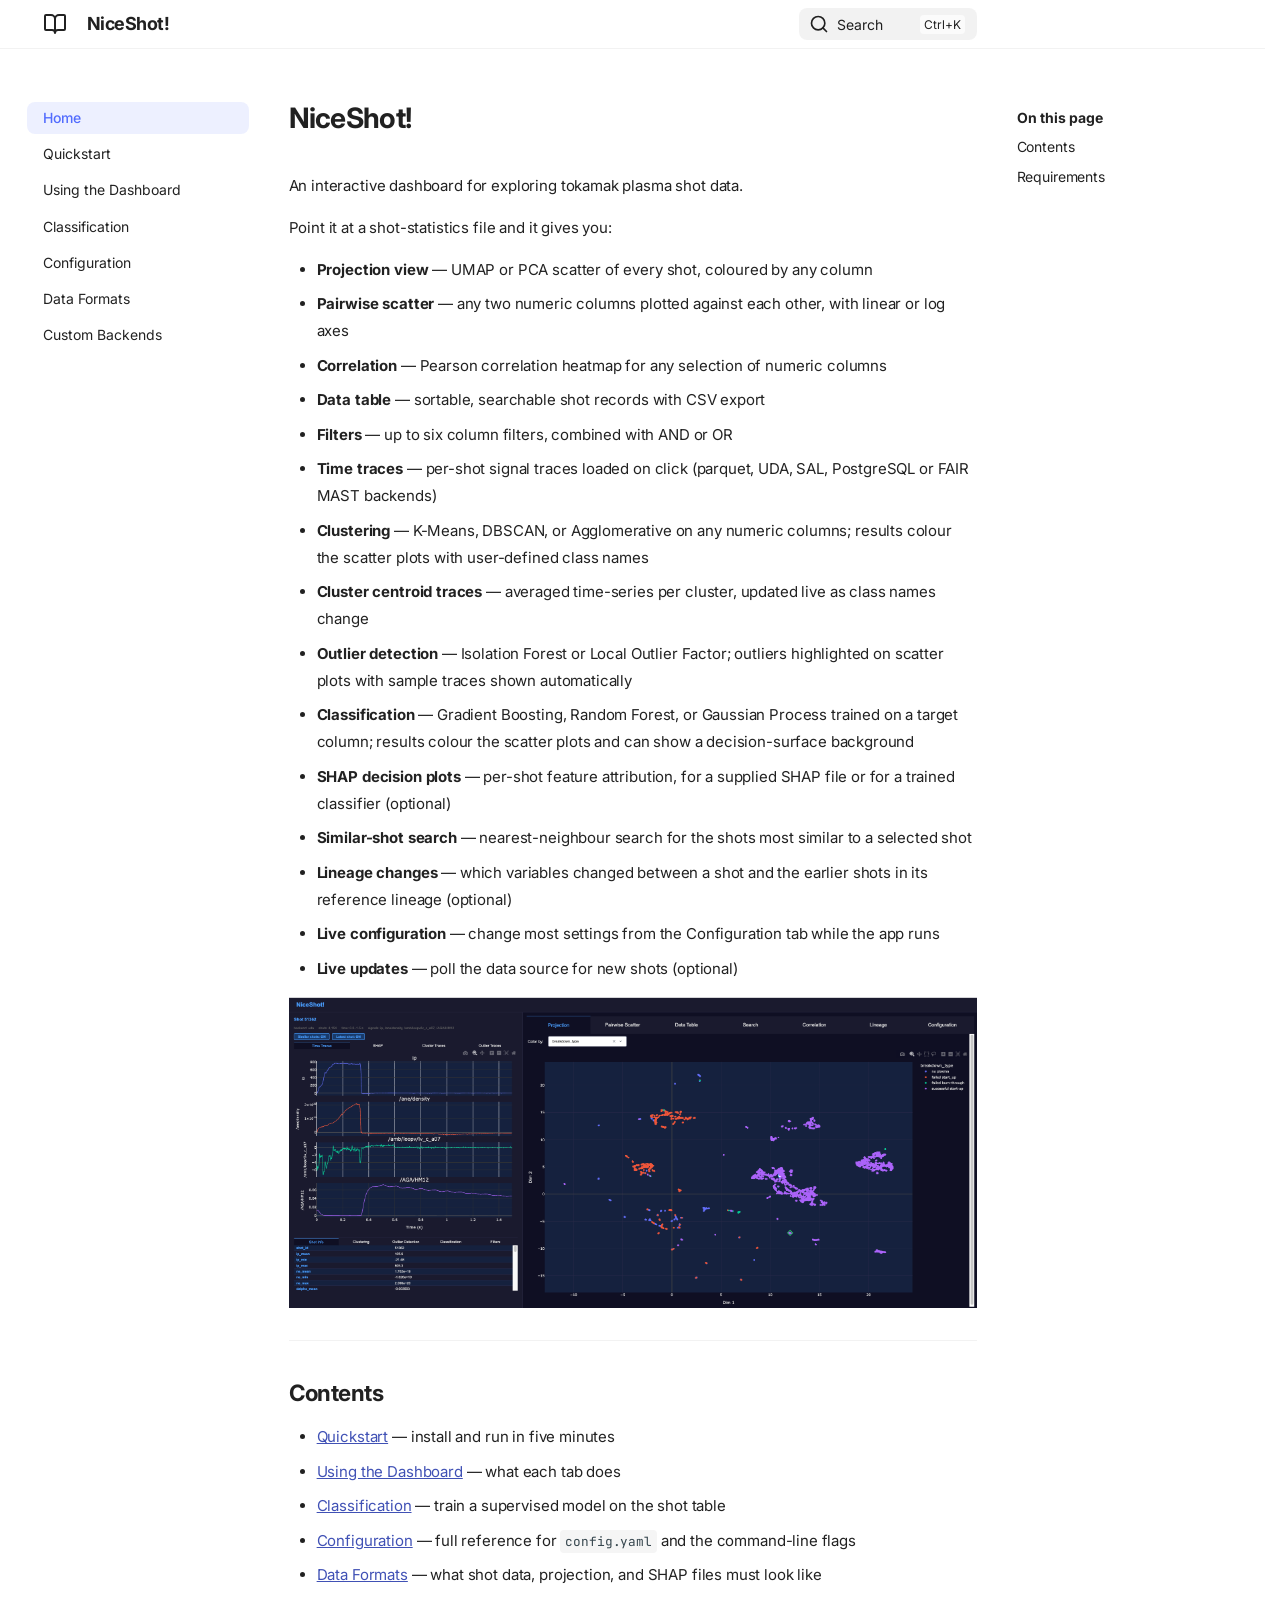
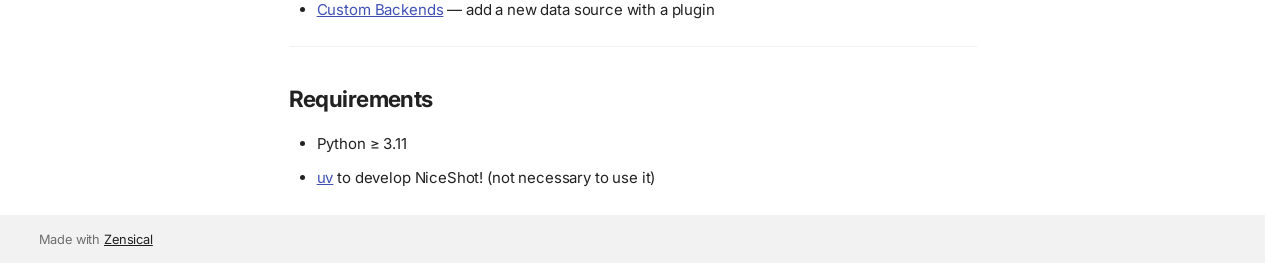
<file: site/index.html>
<!doctype html>
<html lang="en" class="no-js">
  <head>
    
      <meta charset="utf-8">
      <meta name="viewport" content="width=device-width,initial-scale=1">
      
        <meta name="description" content="Interactive tokamak shot dashboard">
      
      
      
      
      
        <link rel="next" href="./quickstart/">
      
      
        
      
      
      <link rel="icon" href="./assets/images/favicon.png">
      <meta name="generator" content="zensical-0.0.45">
    
    
      
        <title>NiceShot! - NiceShot!</title>
      
    
    
      
        
      
      <link rel="stylesheet" href="./assets/stylesheets/modern/main.fba56155.min.css">
      
      


    
    
      
    
    
      
        
        
        <link rel="preconnect" href="https://fonts.gstatic.com" crossorigin>
        <link rel="stylesheet" href="https://fonts.googleapis.com/css?family=Inter:300,300i,400,400i,500,500i,700,700i%7CJetBrains+Mono:400,400i,700,700i&amp;display=fallback">
        <style>:root{--md-text-font:"Inter";--md-code-font:"JetBrains Mono"}</style>
      
    
    
    <script>__md_scope=new URL(".",location),__md_scope.pathname.endsWith("/")||(__md_scope=new URL(__md_scope.pathname+"/",location)),__md_hash=e=>[...e].reduce(((e,t)=>(e<<5)-e+t.charCodeAt(0)),0),__md_get=(e,t=localStorage,_=__md_scope)=>JSON.parse(t.getItem(_.pathname+"."+e)),__md_set=(e,t,_=localStorage,a=__md_scope)=>{try{_.setItem(a.pathname+"."+e,JSON.stringify(t))}catch(e){}},document.documentElement.setAttribute("data-platform",navigator.platform)</script>
    
      

    
    
  </head>
  
  
    <body dir="ltr">
  
    
    <input class="md-toggle" data-md-toggle="drawer" type="checkbox" id="__drawer" autocomplete="off">
    <input class="md-toggle" data-md-toggle="search" type="checkbox" id="__search" autocomplete="off">
    <label class="md-overlay" for="__drawer" aria-label="Navigation"></label>
    <div data-md-component="skip">
      
        
        <a href="#niceshot" class="md-skip">
          Skip to content
        </a>
      
    </div>
    <div data-md-component="announce">
      
    </div>
    
    
      

  

<header class="md-header md-header--shadow" data-md-component="header">
  <nav class="md-header__inner md-grid" aria-label="Header">
    <a href="" title="NiceShot!" class="md-header__button md-logo" aria-label="NiceShot!" data-md-component="logo">
      
  
  <svg xmlns="http://www.w3.org/2000/svg" fill="none" stroke="currentColor" stroke-linecap="round" stroke-linejoin="round" stroke-width="2" class="lucide lucide-book-open" viewBox="0 0 24 24"><path d="M12 7v14M3 18a1 1 0 0 1-1-1V4a1 1 0 0 1 1-1h5a4 4 0 0 1 4 4 4 4 0 0 1 4-4h5a1 1 0 0 1 1 1v13a1 1 0 0 1-1 1h-6a3 3 0 0 0-3 3 3 3 0 0 0-3-3z"/></svg>

    </a>
    <label class="md-header__button md-icon" for="__drawer" aria-label="Navigation">
      
      <svg xmlns="http://www.w3.org/2000/svg" fill="none" stroke="currentColor" stroke-linecap="round" stroke-linejoin="round" stroke-width="2" class="lucide lucide-menu" viewBox="0 0 24 24"><path d="M4 5h16M4 12h16M4 19h16"/></svg>
    </label>
    <div class="md-header__title" data-md-component="header-title">
      <div class="md-header__ellipsis">
        <div class="md-header__topic">
          <span class="md-ellipsis">
            NiceShot!
          </span>
        </div>
        <div class="md-header__topic" data-md-component="header-topic">
          <span class="md-ellipsis">
            
              NiceShot!
            
          </span>
        </div>
      </div>
    </div>
    
    
      <script>var palette=__md_get("__palette");if(palette&&palette.color){if("(prefers-color-scheme)"===palette.color.media){var media=matchMedia("(prefers-color-scheme: light)"),input=document.querySelector(media.matches?"[data-md-color-media='(prefers-color-scheme: light)']":"[data-md-color-media='(prefers-color-scheme: dark)']");palette.color.media=input.getAttribute("data-md-color-media"),palette.color.scheme=input.getAttribute("data-md-color-scheme"),palette.color.primary=input.getAttribute("data-md-color-primary"),palette.color.accent=input.getAttribute("data-md-color-accent")}for(var[key,value]of Object.entries(palette.color))document.body.setAttribute("data-md-color-"+key,value)}</script>
    
    
    
      
      
        <label class="md-header__button md-icon" for="__search" aria-label="Search">
          
          <svg xmlns="http://www.w3.org/2000/svg" fill="none" stroke="currentColor" stroke-linecap="round" stroke-linejoin="round" stroke-width="2" class="lucide lucide-search" viewBox="0 0 24 24"><path d="m21 21-4.34-4.34"/><circle cx="11" cy="11" r="8"/></svg>
        </label>
        <div class="md-search" data-md-component="search" role="dialog" aria-label="Search">
  <button type="button" class="md-search__button">
    Search
  </button>
</div>
      
    
    <div class="md-header__source">
      
    </div>
  </nav>
  
</header>
    
    <div class="md-container" data-md-component="container">
      
      
        
          
        
      
      <main class="md-main" data-md-component="main">
        <div class="md-main__inner md-grid">
          
            
              
              <div class="md-sidebar md-sidebar--primary" data-md-component="sidebar" data-md-type="navigation" >
                <div class="md-sidebar__scrollwrap">
                  <div class="md-sidebar__inner">
                    



<nav class="md-nav md-nav--primary" aria-label="Navigation" data-md-level="0">
  <label class="md-nav__title" for="__drawer">
    <a href="" title="NiceShot!" class="md-nav__button md-logo" aria-label="NiceShot!" data-md-component="logo">
      
  
  <svg xmlns="http://www.w3.org/2000/svg" fill="none" stroke="currentColor" stroke-linecap="round" stroke-linejoin="round" stroke-width="2" class="lucide lucide-book-open" viewBox="0 0 24 24"><path d="M12 7v14M3 18a1 1 0 0 1-1-1V4a1 1 0 0 1 1-1h5a4 4 0 0 1 4 4 4 4 0 0 1 4-4h5a1 1 0 0 1 1 1v13a1 1 0 0 1-1 1h-6a3 3 0 0 0-3 3 3 3 0 0 0-3-3z"/></svg>

    </a>
    NiceShot!
  </label>
  
  <ul class="md-nav__list" data-md-scrollfix>
    
      
      
  
  
    
  
  
  
    <li class="md-nav__item md-nav__item--active">
      
      
      
      
        
      
      
        <label class="md-nav__link md-nav__link--active" for="__toc">
          
  
  
  <span class="md-ellipsis">
    
  
  Home

    
  </span>
  
  

          <span class="md-nav__icon md-icon"></span>
        </label>
      
      <a href="" class="md-nav__link md-nav__link--active">
        
  
  
  <span class="md-ellipsis">
    
  
  Home

    
  </span>
  
  

      </a>
      
        


<nav class="md-nav md-nav--secondary" aria-label="On this page">
  
  
  
    
  
  
    <label class="md-nav__title" for="__toc">
      <span class="md-nav__icon md-icon"></span>
      On this page
    </label>
    <ul class="md-nav__list" data-md-component="toc" data-md-scrollfix>
      
        <li class="md-nav__item">
  <a href="#contents" class="md-nav__link">
    <span class="md-ellipsis">
      <span class="md-typeset">
        Contents
      </span>
    </span>
  </a>
  
</li>
      
        <li class="md-nav__item">
  <a href="#requirements" class="md-nav__link">
    <span class="md-ellipsis">
      <span class="md-typeset">
        Requirements
      </span>
    </span>
  </a>
  
</li>
      
    </ul>
  
</nav>
      
    </li>
  

    
      
      
  
  
  
  
    <li class="md-nav__item">
      <a href="./quickstart/" class="md-nav__link">
        
  
  
  <span class="md-ellipsis">
    
  
  Quickstart

    
  </span>
  
  

      </a>
    </li>
  

    
      
      
  
  
  
  
    <li class="md-nav__item">
      <a href="./dashboard/" class="md-nav__link">
        
  
  
  <span class="md-ellipsis">
    
  
  Using the Dashboard

    
  </span>
  
  

      </a>
    </li>
  

    
      
      
  
  
  
  
    <li class="md-nav__item">
      <a href="./classification/" class="md-nav__link">
        
  
  
  <span class="md-ellipsis">
    
  
  Classification

    
  </span>
  
  

      </a>
    </li>
  

    
      
      
  
  
  
  
    <li class="md-nav__item">
      <a href="./configuration/" class="md-nav__link">
        
  
  
  <span class="md-ellipsis">
    
  
  Configuration

    
  </span>
  
  

      </a>
    </li>
  

    
      
      
  
  
  
  
    <li class="md-nav__item">
      <a href="./data-formats/" class="md-nav__link">
        
  
  
  <span class="md-ellipsis">
    
  
  Data Formats

    
  </span>
  
  

      </a>
    </li>
  

    
      
      
  
  
  
  
    <li class="md-nav__item">
      <a href="./custom-backends/" class="md-nav__link">
        
  
  
  <span class="md-ellipsis">
    
  
  Custom Backends

    
  </span>
  
  

      </a>
    </li>
  

    
  </ul>
</nav>
                  </div>
                </div>
              </div>
            
            
              
              <div class="md-sidebar md-sidebar--secondary" data-md-component="sidebar" data-md-type="toc" >
                <div class="md-sidebar__scrollwrap">
                  
                    
                    
                    
                      
                    
                    
                      <input class="md-nav__toggle md-toggle" type="checkbox" id="__toc">
                      <div class="md-sidebar-button__wrapper">
                        <label class="md-sidebar-button" for="__toc"></label>
                      </div>
                    
                  
                  <div class="md-sidebar__inner">
                    


<nav class="md-nav md-nav--secondary" aria-label="On this page">
  
  
  
    
  
  
    <label class="md-nav__title" for="__toc">
      <span class="md-nav__icon md-icon"></span>
      On this page
    </label>
    <ul class="md-nav__list" data-md-component="toc" data-md-scrollfix>
      
        <li class="md-nav__item">
  <a href="#contents" class="md-nav__link">
    <span class="md-ellipsis">
      <span class="md-typeset">
        Contents
      </span>
    </span>
  </a>
  
</li>
      
        <li class="md-nav__item">
  <a href="#requirements" class="md-nav__link">
    <span class="md-ellipsis">
      <span class="md-typeset">
        Requirements
      </span>
    </span>
  </a>
  
</li>
      
    </ul>
  
</nav>
                  </div>
                </div>
              </div>
            
          
          
            <div class="md-content" data-md-component="content">
              
              <article class="md-content__inner md-typeset">
                
                  

<h1 id="niceshot">NiceShot!<a class="headerlink" href="#niceshot" title="Permanent link">&para;</a></h1>
<p>An interactive dashboard for exploring tokamak plasma shot data.</p>
<p>Point it at a shot-statistics file and it gives you:</p>
<ul>
<li><strong>Projection view</strong> — UMAP or PCA scatter of every shot, coloured by any column</li>
<li><strong>Pairwise scatter</strong> — any two numeric columns plotted against each other, with linear or log axes</li>
<li><strong>Correlation</strong> — Pearson correlation heatmap for any selection of numeric columns</li>
<li><strong>Data table</strong> — sortable, searchable shot records with CSV export</li>
<li><strong>Filters</strong> — up to six column filters, combined with AND or OR</li>
<li><strong>Time traces</strong> — per-shot signal traces loaded on click (parquet, UDA, SAL, PostgreSQL or FAIR MAST backends)</li>
<li><strong>Clustering</strong> — K-Means, DBSCAN, or Agglomerative on any numeric columns; results colour the scatter plots with user-defined class names</li>
<li><strong>Cluster centroid traces</strong> — averaged time-series per cluster, updated live as class names change</li>
<li><strong>Outlier detection</strong> — Isolation Forest or Local Outlier Factor; outliers highlighted on scatter plots with sample traces shown automatically</li>
<li><strong>Classification</strong> — Gradient Boosting, Random Forest, or Gaussian Process trained on a target column; results colour the scatter plots and can show a decision-surface background</li>
<li><strong>SHAP decision plots</strong> — per-shot feature attribution, for a supplied SHAP file or for a trained classifier (optional)</li>
<li><strong>Similar-shot search</strong> — nearest-neighbour search for the shots most similar to a selected shot</li>
<li><strong>Lineage changes</strong> — which variables changed between a shot and the earlier shots in its reference lineage (optional)</li>
<li><strong>Live configuration</strong> — change most settings from the Configuration tab while the app runs</li>
<li><strong>Live updates</strong> — poll the data source for new shots (optional)</li>
</ul>
<p><img alt="NiceShot! dashboard" src="assets/ui.png" /></p>
<hr />
<h2 id="contents">Contents<a class="headerlink" href="#contents" title="Permanent link">&para;</a></h2>
<ul>
<li><a href="quickstart/">Quickstart</a> — install and run in five minutes</li>
<li><a href="dashboard/">Using the Dashboard</a> — what each tab does</li>
<li><a href="classification/">Classification</a> — train a supervised model on the shot table</li>
<li><a href="configuration/">Configuration</a> — full reference for <code>config.yaml</code> and the command-line flags</li>
<li><a href="data-formats/">Data Formats</a> — what shot data, projection, and SHAP files must look like</li>
<li><a href="custom-backends/">Custom Backends</a> — add a new data source with a plugin</li>
</ul>
<hr />
<h2 id="requirements">Requirements<a class="headerlink" href="#requirements" title="Permanent link">&para;</a></h2>
<ul>
<li>Python ≥ 3.11</li>
<li><a href="https://github.com/astral-sh/uv">uv</a> to develop NiceShot! (not necessary to use it)</li>
</ul>














                
              </article>
            </div>
          
          
<script>var target=document.getElementById(location.hash.slice(1));target&&target.name&&(target.checked=target.name.startsWith("__tabbed_"))</script>
        </div>
        
      </main>
      
        <footer class="md-footer">
  
  <div class="md-footer-meta md-typeset">
    <div class="md-footer-meta__inner md-grid">
      <div class="md-copyright">
  
  
    Made with
    <a href="https://zensical.org/" target="_blank" rel="noopener">
      Zensical
    </a>
  
</div>
      
    </div>
  </div>
</footer>
      
    </div>
    <div class="md-dialog" data-md-component="dialog">
      <div class="md-dialog__inner md-typeset"></div>
    </div>
    
    
    
      
      
      <script id="__config" type="application/json">{"annotate":null,"base":".","features":[],"search":"./assets/javascripts/workers/search.e2d2d235.min.js","tags":null,"translations":{"clipboard.copied":"Copied to clipboard","clipboard.copy":"Copy to clipboard","search.result.more.one":"1 more on this page","search.result.more.other":"# more on this page","search.result.none":"No matching documents","search.result.one":"1 matching document","search.result.other":"# matching documents","search.result.placeholder":"Type to start searching","search.result.term.missing":"Missing","select.version":"Select version"},"version":null}</script>
    
    
      <script src="./assets/javascripts/bundle.6e5f0216.min.js"></script>
      
    
  </body>
</html>
</file>
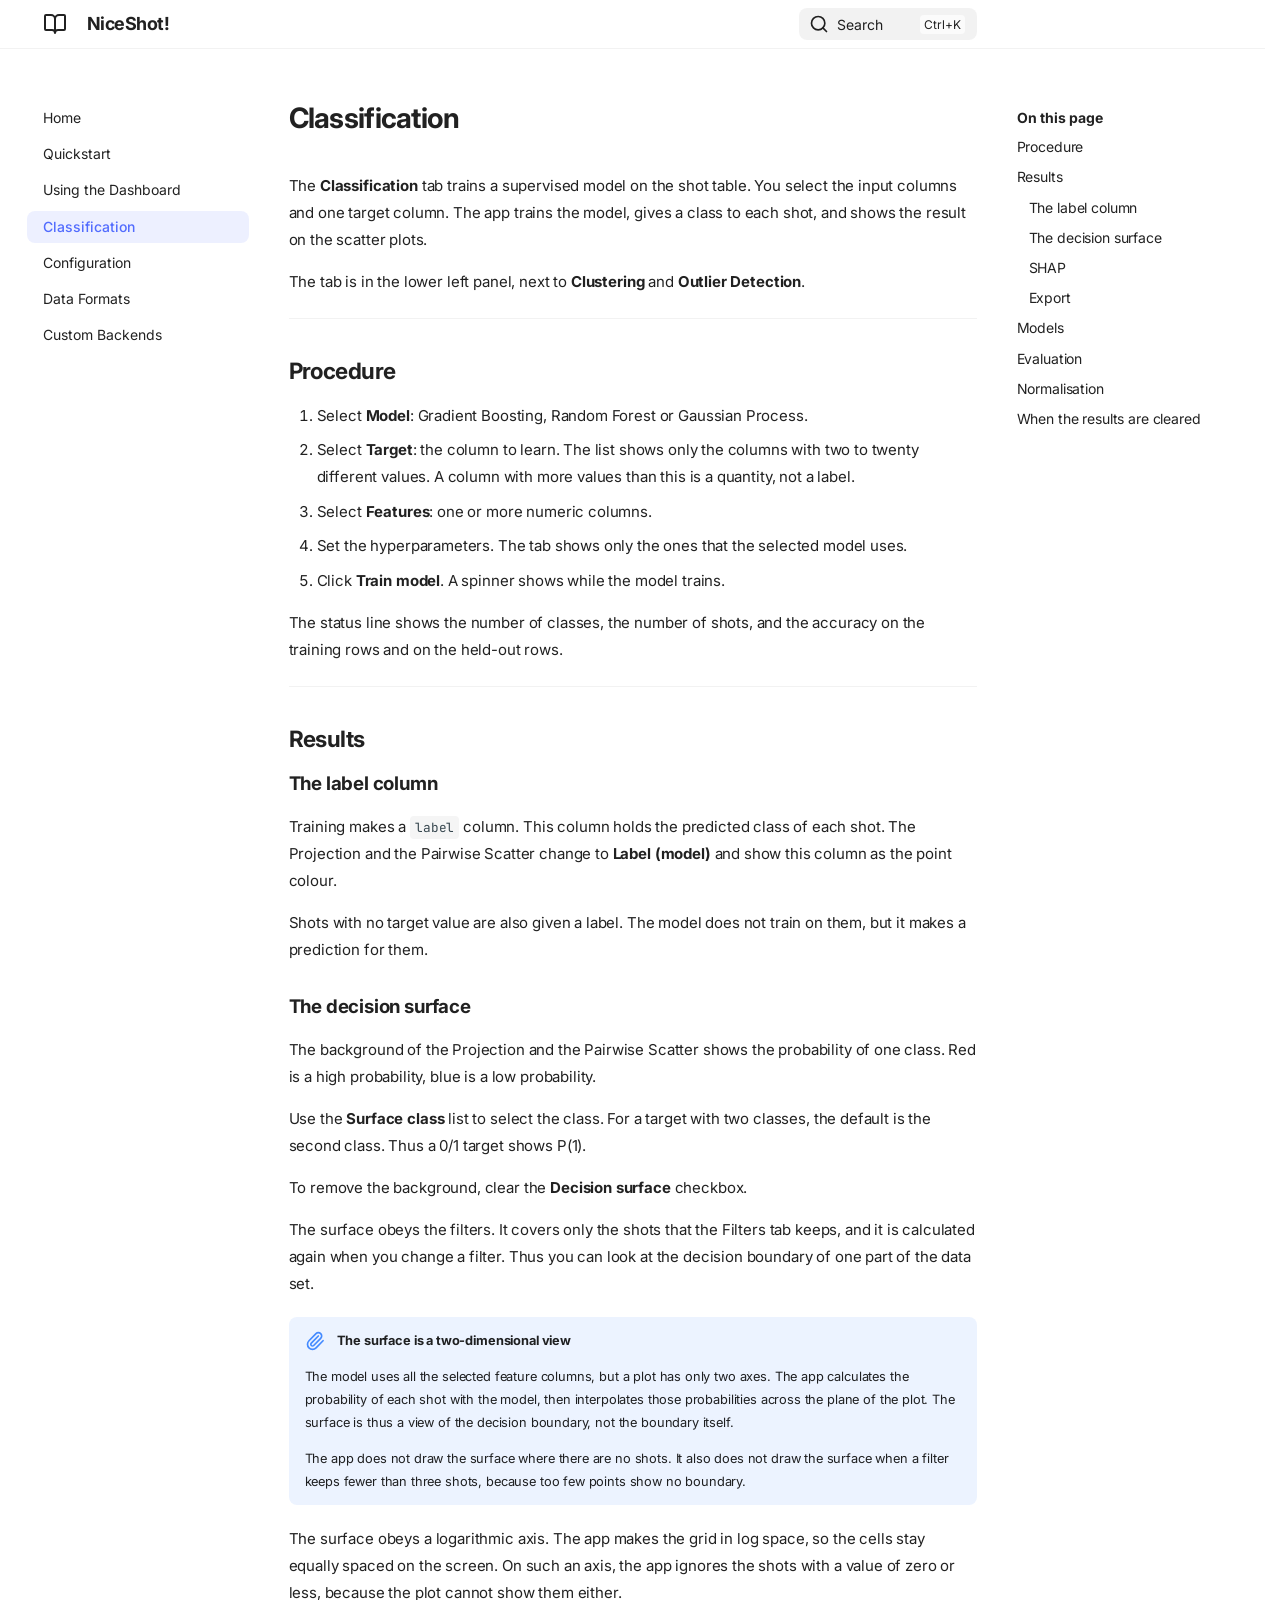
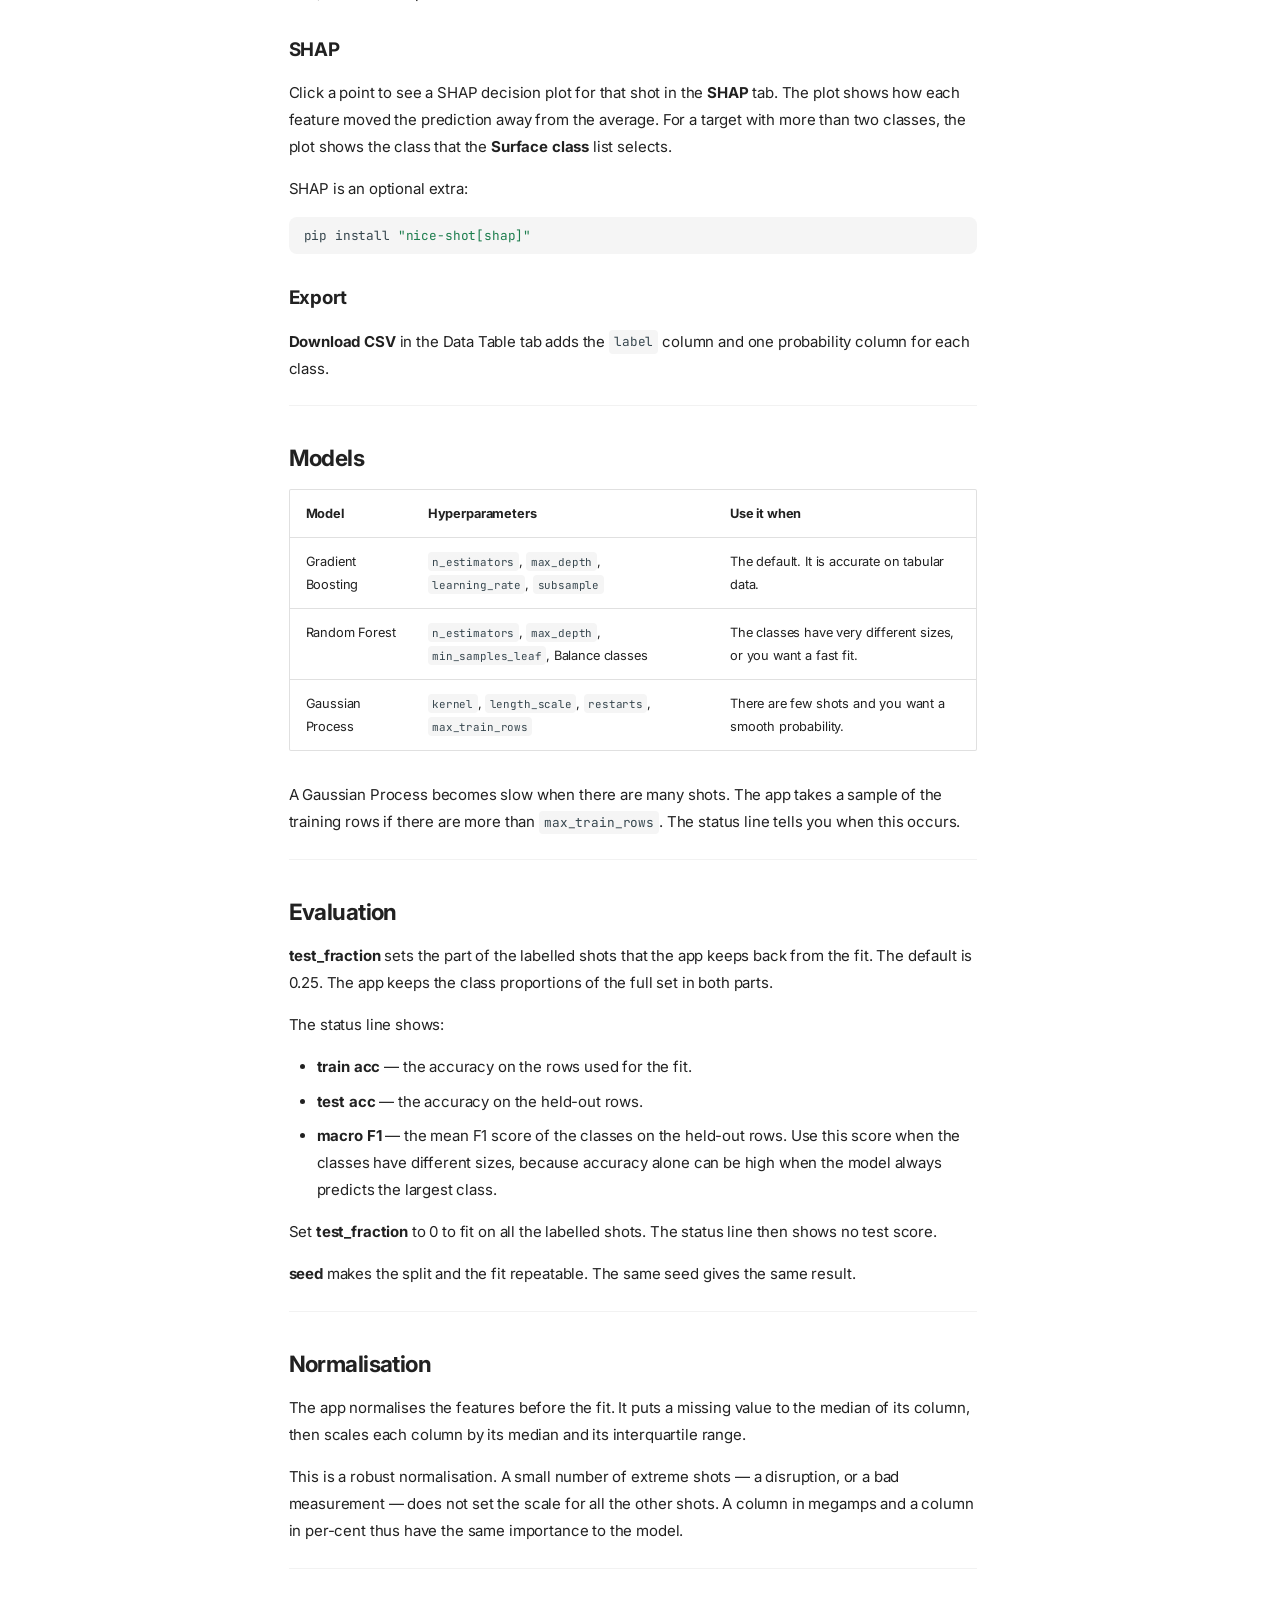
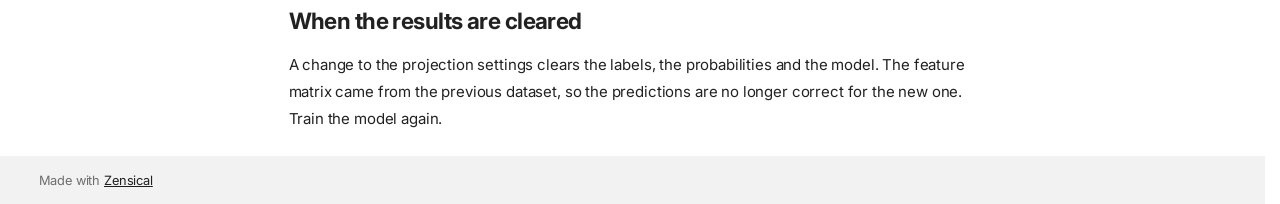
<file: site/classification/index.html>
<!doctype html>
<html lang="en" class="no-js">
  <head>
    
      <meta charset="utf-8">
      <meta name="viewport" content="width=device-width,initial-scale=1">
      
        <meta name="description" content="Interactive tokamak shot dashboard">
      
      
      
      
        <link rel="prev" href="../dashboard/">
      
      
        <link rel="next" href="../configuration/">
      
      
        
      
      
      <link rel="icon" href="../assets/images/favicon.png">
      <meta name="generator" content="zensical-0.0.45">
    
    
      
        <title>Classification - NiceShot!</title>
      
    
    
      
        
      
      <link rel="stylesheet" href="../assets/stylesheets/modern/main.fba56155.min.css">
      
      


    
    
      
    
    
      
        
        
        <link rel="preconnect" href="https://fonts.gstatic.com" crossorigin>
        <link rel="stylesheet" href="https://fonts.googleapis.com/css?family=Inter:300,300i,400,400i,500,500i,700,700i%7CJetBrains+Mono:400,400i,700,700i&amp;display=fallback">
        <style>:root{--md-text-font:"Inter";--md-code-font:"JetBrains Mono"}</style>
      
    
    
    <script>__md_scope=new URL("..",location),__md_scope.pathname.endsWith("/")||(__md_scope=new URL(__md_scope.pathname+"/",location)),__md_hash=e=>[...e].reduce(((e,t)=>(e<<5)-e+t.charCodeAt(0)),0),__md_get=(e,t=localStorage,_=__md_scope)=>JSON.parse(t.getItem(_.pathname+"."+e)),__md_set=(e,t,_=localStorage,a=__md_scope)=>{try{_.setItem(a.pathname+"."+e,JSON.stringify(t))}catch(e){}},document.documentElement.setAttribute("data-platform",navigator.platform)</script>
    
      

    
    
  </head>
  
  
    <body dir="ltr">
  
    
    <input class="md-toggle" data-md-toggle="drawer" type="checkbox" id="__drawer" autocomplete="off">
    <input class="md-toggle" data-md-toggle="search" type="checkbox" id="__search" autocomplete="off">
    <label class="md-overlay" for="__drawer" aria-label="Navigation"></label>
    <div data-md-component="skip">
      
        
        <a href="#classification" class="md-skip">
          Skip to content
        </a>
      
    </div>
    <div data-md-component="announce">
      
    </div>
    
    
      

  

<header class="md-header md-header--shadow" data-md-component="header">
  <nav class="md-header__inner md-grid" aria-label="Header">
    <a href="./.." title="NiceShot!" class="md-header__button md-logo" aria-label="NiceShot!" data-md-component="logo">
      
  
  <svg xmlns="http://www.w3.org/2000/svg" fill="none" stroke="currentColor" stroke-linecap="round" stroke-linejoin="round" stroke-width="2" class="lucide lucide-book-open" viewBox="0 0 24 24"><path d="M12 7v14M3 18a1 1 0 0 1-1-1V4a1 1 0 0 1 1-1h5a4 4 0 0 1 4 4 4 4 0 0 1 4-4h5a1 1 0 0 1 1 1v13a1 1 0 0 1-1 1h-6a3 3 0 0 0-3 3 3 3 0 0 0-3-3z"/></svg>

    </a>
    <label class="md-header__button md-icon" for="__drawer" aria-label="Navigation">
      
      <svg xmlns="http://www.w3.org/2000/svg" fill="none" stroke="currentColor" stroke-linecap="round" stroke-linejoin="round" stroke-width="2" class="lucide lucide-menu" viewBox="0 0 24 24"><path d="M4 5h16M4 12h16M4 19h16"/></svg>
    </label>
    <div class="md-header__title" data-md-component="header-title">
      <div class="md-header__ellipsis">
        <div class="md-header__topic">
          <span class="md-ellipsis">
            NiceShot!
          </span>
        </div>
        <div class="md-header__topic" data-md-component="header-topic">
          <span class="md-ellipsis">
            
              Classification
            
          </span>
        </div>
      </div>
    </div>
    
    
      <script>var palette=__md_get("__palette");if(palette&&palette.color){if("(prefers-color-scheme)"===palette.color.media){var media=matchMedia("(prefers-color-scheme: light)"),input=document.querySelector(media.matches?"[data-md-color-media='(prefers-color-scheme: light)']":"[data-md-color-media='(prefers-color-scheme: dark)']");palette.color.media=input.getAttribute("data-md-color-media"),palette.color.scheme=input.getAttribute("data-md-color-scheme"),palette.color.primary=input.getAttribute("data-md-color-primary"),palette.color.accent=input.getAttribute("data-md-color-accent")}for(var[key,value]of Object.entries(palette.color))document.body.setAttribute("data-md-color-"+key,value)}</script>
    
    
    
      
      
        <label class="md-header__button md-icon" for="__search" aria-label="Search">
          
          <svg xmlns="http://www.w3.org/2000/svg" fill="none" stroke="currentColor" stroke-linecap="round" stroke-linejoin="round" stroke-width="2" class="lucide lucide-search" viewBox="0 0 24 24"><path d="m21 21-4.34-4.34"/><circle cx="11" cy="11" r="8"/></svg>
        </label>
        <div class="md-search" data-md-component="search" role="dialog" aria-label="Search">
  <button type="button" class="md-search__button">
    Search
  </button>
</div>
      
    
    <div class="md-header__source">
      
    </div>
  </nav>
  
</header>
    
    <div class="md-container" data-md-component="container">
      
      
        
          
        
      
      <main class="md-main" data-md-component="main">
        <div class="md-main__inner md-grid">
          
            
              
              <div class="md-sidebar md-sidebar--primary" data-md-component="sidebar" data-md-type="navigation" >
                <div class="md-sidebar__scrollwrap">
                  <div class="md-sidebar__inner">
                    



<nav class="md-nav md-nav--primary" aria-label="Navigation" data-md-level="0">
  <label class="md-nav__title" for="__drawer">
    <a href="./.." title="NiceShot!" class="md-nav__button md-logo" aria-label="NiceShot!" data-md-component="logo">
      
  
  <svg xmlns="http://www.w3.org/2000/svg" fill="none" stroke="currentColor" stroke-linecap="round" stroke-linejoin="round" stroke-width="2" class="lucide lucide-book-open" viewBox="0 0 24 24"><path d="M12 7v14M3 18a1 1 0 0 1-1-1V4a1 1 0 0 1 1-1h5a4 4 0 0 1 4 4 4 4 0 0 1 4-4h5a1 1 0 0 1 1 1v13a1 1 0 0 1-1 1h-6a3 3 0 0 0-3 3 3 3 0 0 0-3-3z"/></svg>

    </a>
    NiceShot!
  </label>
  
  <ul class="md-nav__list" data-md-scrollfix>
    
      
      
  
  
  
  
    <li class="md-nav__item">
      <a href="./.." class="md-nav__link">
        
  
  
  <span class="md-ellipsis">
    
  
  Home

    
  </span>
  
  

      </a>
    </li>
  

    
      
      
  
  
  
  
    <li class="md-nav__item">
      <a href="../quickstart/" class="md-nav__link">
        
  
  
  <span class="md-ellipsis">
    
  
  Quickstart

    
  </span>
  
  

      </a>
    </li>
  

    
      
      
  
  
  
  
    <li class="md-nav__item">
      <a href="../dashboard/" class="md-nav__link">
        
  
  
  <span class="md-ellipsis">
    
  
  Using the Dashboard

    
  </span>
  
  

      </a>
    </li>
  

    
      
      
  
  
    
  
  
  
    <li class="md-nav__item md-nav__item--active">
      
      
      
      
        
      
      
        <label class="md-nav__link md-nav__link--active" for="__toc">
          
  
  
  <span class="md-ellipsis">
    
  
  Classification

    
  </span>
  
  

          <span class="md-nav__icon md-icon"></span>
        </label>
      
      <a href="././" class="md-nav__link md-nav__link--active">
        
  
  
  <span class="md-ellipsis">
    
  
  Classification

    
  </span>
  
  

      </a>
      
        


<nav class="md-nav md-nav--secondary" aria-label="On this page">
  
  
  
    
  
  
    <label class="md-nav__title" for="__toc">
      <span class="md-nav__icon md-icon"></span>
      On this page
    </label>
    <ul class="md-nav__list" data-md-component="toc" data-md-scrollfix>
      
        <li class="md-nav__item">
  <a href="#procedure" class="md-nav__link">
    <span class="md-ellipsis">
      <span class="md-typeset">
        Procedure
      </span>
    </span>
  </a>
  
</li>
      
        <li class="md-nav__item">
  <a href="#results" class="md-nav__link">
    <span class="md-ellipsis">
      <span class="md-typeset">
        Results
      </span>
    </span>
  </a>
  
    <nav class="md-nav" aria-label="Results">
      <ul class="md-nav__list">
        
          <li class="md-nav__item">
  <a href="#the-label-column" class="md-nav__link">
    <span class="md-ellipsis">
      <span class="md-typeset">
        The label column
      </span>
    </span>
  </a>
  
</li>
        
          <li class="md-nav__item">
  <a href="#the-decision-surface" class="md-nav__link">
    <span class="md-ellipsis">
      <span class="md-typeset">
        The decision surface
      </span>
    </span>
  </a>
  
</li>
        
          <li class="md-nav__item">
  <a href="#shap" class="md-nav__link">
    <span class="md-ellipsis">
      <span class="md-typeset">
        SHAP
      </span>
    </span>
  </a>
  
</li>
        
          <li class="md-nav__item">
  <a href="#export" class="md-nav__link">
    <span class="md-ellipsis">
      <span class="md-typeset">
        Export
      </span>
    </span>
  </a>
  
</li>
        
      </ul>
    </nav>
  
</li>
      
        <li class="md-nav__item">
  <a href="#models" class="md-nav__link">
    <span class="md-ellipsis">
      <span class="md-typeset">
        Models
      </span>
    </span>
  </a>
  
</li>
      
        <li class="md-nav__item">
  <a href="#evaluation" class="md-nav__link">
    <span class="md-ellipsis">
      <span class="md-typeset">
        Evaluation
      </span>
    </span>
  </a>
  
</li>
      
        <li class="md-nav__item">
  <a href="#normalisation" class="md-nav__link">
    <span class="md-ellipsis">
      <span class="md-typeset">
        Normalisation
      </span>
    </span>
  </a>
  
</li>
      
        <li class="md-nav__item">
  <a href="#when-the-results-are-cleared" class="md-nav__link">
    <span class="md-ellipsis">
      <span class="md-typeset">
        When the results are cleared
      </span>
    </span>
  </a>
  
</li>
      
    </ul>
  
</nav>
      
    </li>
  

    
      
      
  
  
  
  
    <li class="md-nav__item">
      <a href="../configuration/" class="md-nav__link">
        
  
  
  <span class="md-ellipsis">
    
  
  Configuration

    
  </span>
  
  

      </a>
    </li>
  

    
      
      
  
  
  
  
    <li class="md-nav__item">
      <a href="../data-formats/" class="md-nav__link">
        
  
  
  <span class="md-ellipsis">
    
  
  Data Formats

    
  </span>
  
  

      </a>
    </li>
  

    
      
      
  
  
  
  
    <li class="md-nav__item">
      <a href="../custom-backends/" class="md-nav__link">
        
  
  
  <span class="md-ellipsis">
    
  
  Custom Backends

    
  </span>
  
  

      </a>
    </li>
  

    
  </ul>
</nav>
                  </div>
                </div>
              </div>
            
            
              
              <div class="md-sidebar md-sidebar--secondary" data-md-component="sidebar" data-md-type="toc" >
                <div class="md-sidebar__scrollwrap">
                  
                    
                    
                    
                      
                    
                    
                      <input class="md-nav__toggle md-toggle" type="checkbox" id="__toc">
                      <div class="md-sidebar-button__wrapper">
                        <label class="md-sidebar-button" for="__toc"></label>
                      </div>
                    
                  
                  <div class="md-sidebar__inner">
                    


<nav class="md-nav md-nav--secondary" aria-label="On this page">
  
  
  
    
  
  
    <label class="md-nav__title" for="__toc">
      <span class="md-nav__icon md-icon"></span>
      On this page
    </label>
    <ul class="md-nav__list" data-md-component="toc" data-md-scrollfix>
      
        <li class="md-nav__item">
  <a href="#procedure" class="md-nav__link">
    <span class="md-ellipsis">
      <span class="md-typeset">
        Procedure
      </span>
    </span>
  </a>
  
</li>
      
        <li class="md-nav__item">
  <a href="#results" class="md-nav__link">
    <span class="md-ellipsis">
      <span class="md-typeset">
        Results
      </span>
    </span>
  </a>
  
    <nav class="md-nav" aria-label="Results">
      <ul class="md-nav__list">
        
          <li class="md-nav__item">
  <a href="#the-label-column" class="md-nav__link">
    <span class="md-ellipsis">
      <span class="md-typeset">
        The label column
      </span>
    </span>
  </a>
  
</li>
        
          <li class="md-nav__item">
  <a href="#the-decision-surface" class="md-nav__link">
    <span class="md-ellipsis">
      <span class="md-typeset">
        The decision surface
      </span>
    </span>
  </a>
  
</li>
        
          <li class="md-nav__item">
  <a href="#shap" class="md-nav__link">
    <span class="md-ellipsis">
      <span class="md-typeset">
        SHAP
      </span>
    </span>
  </a>
  
</li>
        
          <li class="md-nav__item">
  <a href="#export" class="md-nav__link">
    <span class="md-ellipsis">
      <span class="md-typeset">
        Export
      </span>
    </span>
  </a>
  
</li>
        
      </ul>
    </nav>
  
</li>
      
        <li class="md-nav__item">
  <a href="#models" class="md-nav__link">
    <span class="md-ellipsis">
      <span class="md-typeset">
        Models
      </span>
    </span>
  </a>
  
</li>
      
        <li class="md-nav__item">
  <a href="#evaluation" class="md-nav__link">
    <span class="md-ellipsis">
      <span class="md-typeset">
        Evaluation
      </span>
    </span>
  </a>
  
</li>
      
        <li class="md-nav__item">
  <a href="#normalisation" class="md-nav__link">
    <span class="md-ellipsis">
      <span class="md-typeset">
        Normalisation
      </span>
    </span>
  </a>
  
</li>
      
        <li class="md-nav__item">
  <a href="#when-the-results-are-cleared" class="md-nav__link">
    <span class="md-ellipsis">
      <span class="md-typeset">
        When the results are cleared
      </span>
    </span>
  </a>
  
</li>
      
    </ul>
  
</nav>
                  </div>
                </div>
              </div>
            
          
          
            <div class="md-content" data-md-component="content">
              
              <article class="md-content__inner md-typeset">
                
                  

<h1 id="classification">Classification<a class="headerlink" href="#classification" title="Permanent link">&para;</a></h1>
<p>The <strong>Classification</strong> tab trains a supervised model on the shot table. You
select the input columns and one target column. The app trains the model, gives
a class to each shot, and shows the result on the scatter plots.</p>
<p>The tab is in the lower left panel, next to <strong>Clustering</strong> and <strong>Outlier
Detection</strong>.</p>
<hr />
<h2 id="procedure">Procedure<a class="headerlink" href="#procedure" title="Permanent link">&para;</a></h2>
<ol>
<li>Select <strong>Model</strong>: Gradient Boosting, Random Forest or Gaussian Process.</li>
<li>Select <strong>Target</strong>: the column to learn. The list shows only the columns with
   two to twenty different values. A column with more values than this is a
   quantity, not a label.</li>
<li>Select <strong>Features</strong>: one or more numeric columns.</li>
<li>Set the hyperparameters. The tab shows only the ones that the selected model
   uses.</li>
<li>Click <strong>Train model</strong>. A spinner shows while the model trains.</li>
</ol>
<p>The status line shows the number of classes, the number of shots, and the
accuracy on the training rows and on the held-out rows.</p>
<hr />
<h2 id="results">Results<a class="headerlink" href="#results" title="Permanent link">&para;</a></h2>
<h3 id="the-label-column">The label column<a class="headerlink" href="#the-label-column" title="Permanent link">&para;</a></h3>
<p>Training makes a <code>label</code> column. This column holds the predicted class of each
shot. The Projection and the Pairwise Scatter change to <strong>Label (model)</strong> and
show this column as the point colour.</p>
<p>Shots with no target value are also given a label. The model does not train on
them, but it makes a prediction for them.</p>
<h3 id="the-decision-surface">The decision surface<a class="headerlink" href="#the-decision-surface" title="Permanent link">&para;</a></h3>
<p>The background of the Projection and the Pairwise Scatter shows the probability
of one class. Red is a high probability, blue is a low probability.</p>
<p>Use the <strong>Surface class</strong> list to select the class. For a target with two
classes, the default is the second class. Thus a 0/1 target shows P(1).</p>
<p>To remove the background, clear the <strong>Decision surface</strong> checkbox.</p>
<p>The surface obeys the filters. It covers only the shots that the Filters tab
keeps, and it is calculated again when you change a filter. Thus you can look
at the decision boundary of one part of the data set.</p>
<div class="admonition note">
<p class="admonition-title">The surface is a two-dimensional view</p>
<p>The model uses all the selected feature columns, but a plot has only two
axes. The app calculates the probability of each shot with the model, then
interpolates those probabilities across the plane of the plot. The surface
is thus a view of the decision boundary, not the boundary itself.</p>
<p>The app does not draw the surface where there are no shots. It also does
not draw the surface when a filter keeps fewer than three shots, because
too few points show no boundary.</p>
</div>
<p>The surface obeys a logarithmic axis. The app makes the grid in log space, so
the cells stay equally spaced on the screen. On such an axis, the app ignores
the shots with a value of zero or less, because the plot cannot show them
either.</p>
<h3 id="shap">SHAP<a class="headerlink" href="#shap" title="Permanent link">&para;</a></h3>
<p>Click a point to see a SHAP decision plot for that shot in the <strong>SHAP</strong> tab.
The plot shows how each feature moved the prediction away from the average.
For a target with more than two classes, the plot shows the class that the
<strong>Surface class</strong> list selects.</p>
<p>SHAP is an optional extra:</p>
<div class="language-sh highlight"><pre><span></span><code><span id="__span-0-1"><a id="__codelineno-0-1" name="__codelineno-0-1" href="#__codelineno-0-1"></a>pip<span class="w"> </span>install<span class="w"> </span><span class="s2">&quot;nice-shot[shap]&quot;</span>
</span></code></pre></div>
<h3 id="export">Export<a class="headerlink" href="#export" title="Permanent link">&para;</a></h3>
<p><strong>Download CSV</strong> in the Data Table tab adds the <code>label</code> column and one
probability column for each class.</p>
<hr />
<h2 id="models">Models<a class="headerlink" href="#models" title="Permanent link">&para;</a></h2>
<table>
<thead>
<tr>
<th>Model</th>
<th>Hyperparameters</th>
<th>Use it when</th>
</tr>
</thead>
<tbody>
<tr>
<td>Gradient Boosting</td>
<td><code>n_estimators</code>, <code>max_depth</code>, <code>learning_rate</code>, <code>subsample</code></td>
<td>The default. It is accurate on tabular data.</td>
</tr>
<tr>
<td>Random Forest</td>
<td><code>n_estimators</code>, <code>max_depth</code>, <code>min_samples_leaf</code>, Balance classes</td>
<td>The classes have very different sizes, or you want a fast fit.</td>
</tr>
<tr>
<td>Gaussian Process</td>
<td><code>kernel</code>, <code>length_scale</code>, <code>restarts</code>, <code>max_train_rows</code></td>
<td>There are few shots and you want a smooth probability.</td>
</tr>
</tbody>
</table>
<p>A Gaussian Process becomes slow when there are many shots. The app takes a
sample of the training rows if there are more than <code>max_train_rows</code>. The status
line tells you when this occurs.</p>
<hr />
<h2 id="evaluation">Evaluation<a class="headerlink" href="#evaluation" title="Permanent link">&para;</a></h2>
<p><strong>test_fraction</strong> sets the part of the labelled shots that the app keeps back
from the fit. The default is 0.25. The app keeps the class proportions of the
full set in both parts.</p>
<p>The status line shows:</p>
<ul>
<li><strong>train acc</strong> — the accuracy on the rows used for the fit.</li>
<li><strong>test acc</strong> — the accuracy on the held-out rows.</li>
<li><strong>macro F1</strong> — the mean F1 score of the classes on the held-out rows. Use
  this score when the classes have different sizes, because accuracy alone can
  be high when the model always predicts the largest class.</li>
</ul>
<p>Set <strong>test_fraction</strong> to 0 to fit on all the labelled shots. The status line
then shows no test score.</p>
<p><strong>seed</strong> makes the split and the fit repeatable. The same seed gives the same
result.</p>
<hr />
<h2 id="normalisation">Normalisation<a class="headerlink" href="#normalisation" title="Permanent link">&para;</a></h2>
<p>The app normalises the features before the fit. It puts a missing value to the
median of its column, then scales each column by its median and its
interquartile range.</p>
<p>This is a robust normalisation. A small number of extreme shots — a disruption,
or a bad measurement — does not set the scale for all the other shots. A column
in megamps and a column in per-cent thus have the same importance to the model.</p>
<hr />
<h2 id="when-the-results-are-cleared">When the results are cleared<a class="headerlink" href="#when-the-results-are-cleared" title="Permanent link">&para;</a></h2>
<p>A change to the projection settings clears the labels, the probabilities and
the model. The feature matrix came from the previous dataset, so the
predictions are no longer correct for the new one. Train the model again.</p>














                
              </article>
            </div>
          
          
<script>var target=document.getElementById(location.hash.slice(1));target&&target.name&&(target.checked=target.name.startsWith("__tabbed_"))</script>
        </div>
        
      </main>
      
        <footer class="md-footer">
  
  <div class="md-footer-meta md-typeset">
    <div class="md-footer-meta__inner md-grid">
      <div class="md-copyright">
  
  
    Made with
    <a href="https://zensical.org/" target="_blank" rel="noopener">
      Zensical
    </a>
  
</div>
      
    </div>
  </div>
</footer>
      
    </div>
    <div class="md-dialog" data-md-component="dialog">
      <div class="md-dialog__inner md-typeset"></div>
    </div>
    
    
    
      
      
      <script id="__config" type="application/json">{"annotate":null,"base":"..","features":[],"search":"../assets/javascripts/workers/search.e2d2d235.min.js","tags":null,"translations":{"clipboard.copied":"Copied to clipboard","clipboard.copy":"Copy to clipboard","search.result.more.one":"1 more on this page","search.result.more.other":"# more on this page","search.result.none":"No matching documents","search.result.one":"1 matching document","search.result.other":"# matching documents","search.result.placeholder":"Type to start searching","search.result.term.missing":"Missing","select.version":"Select version"},"version":null}</script>
    
    
      <script src="../assets/javascripts/bundle.6e5f0216.min.js"></script>
      
    
  </body>
</html>
</file>
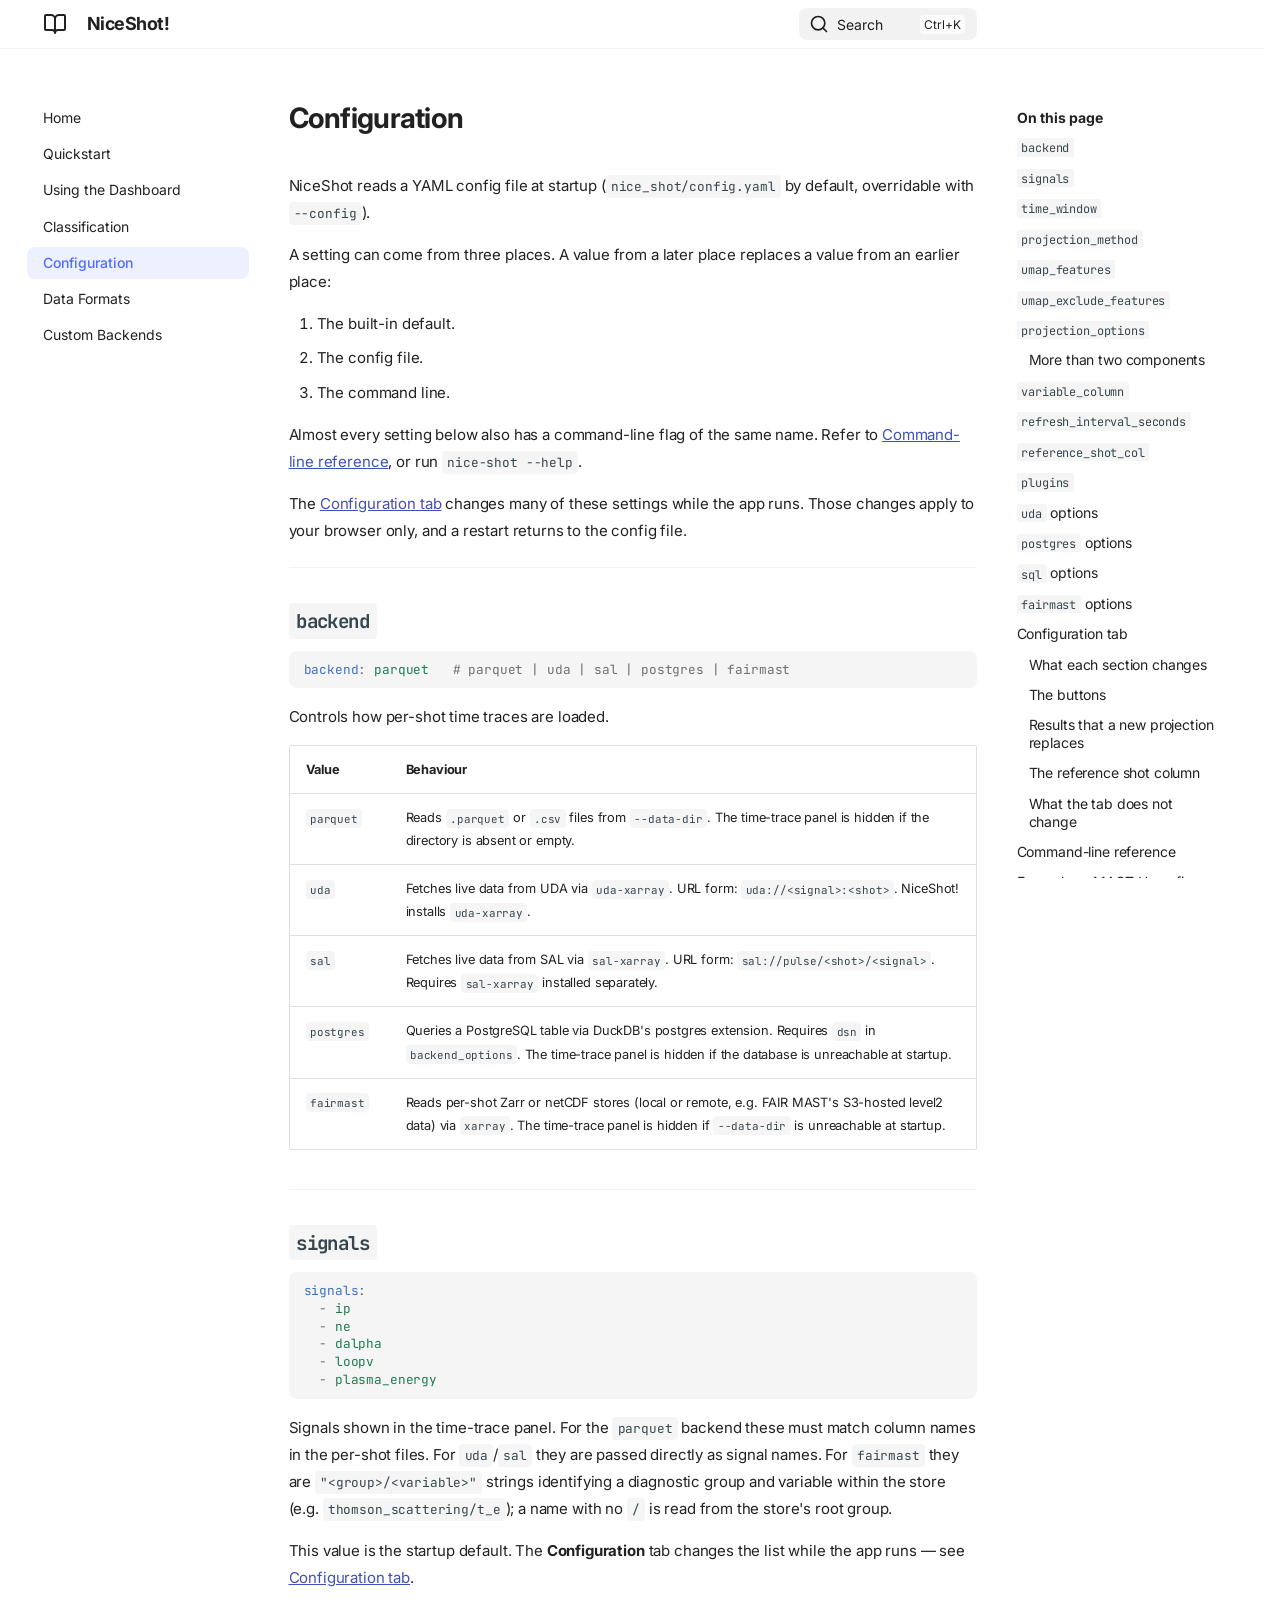
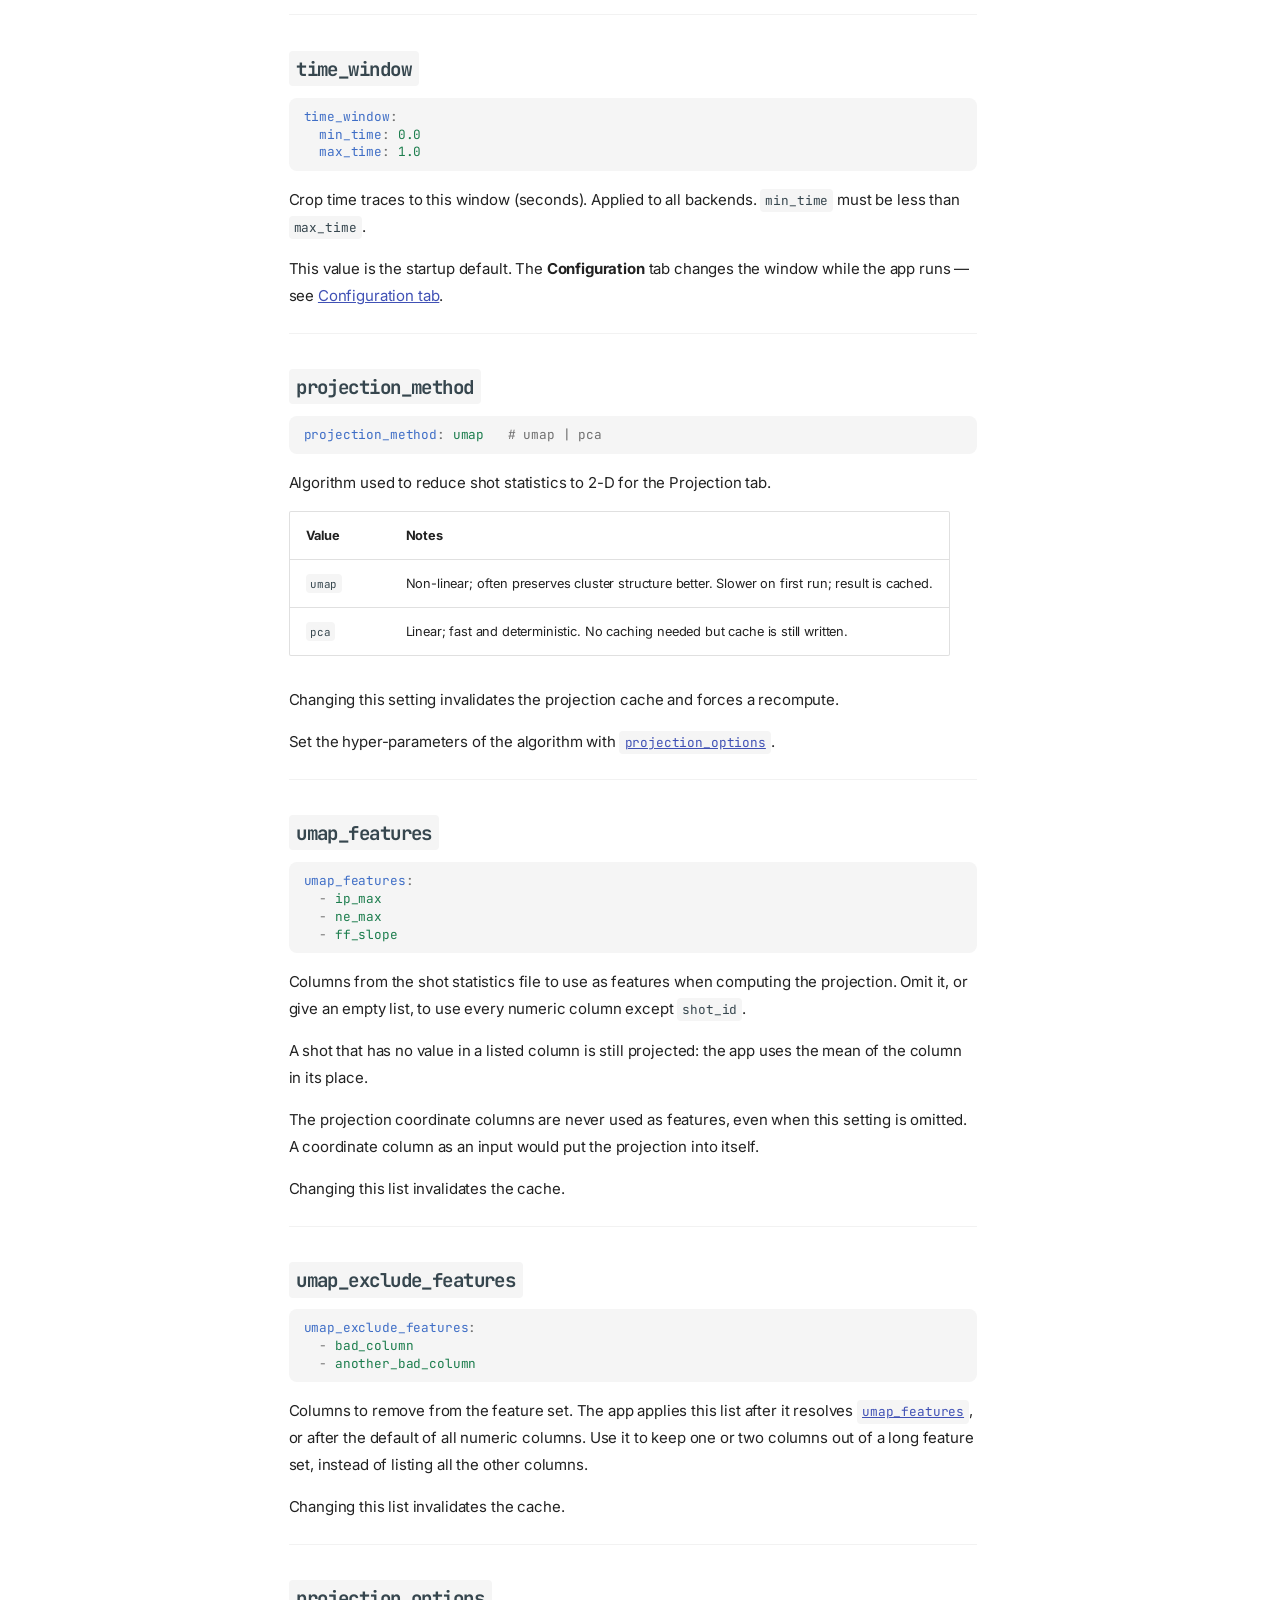
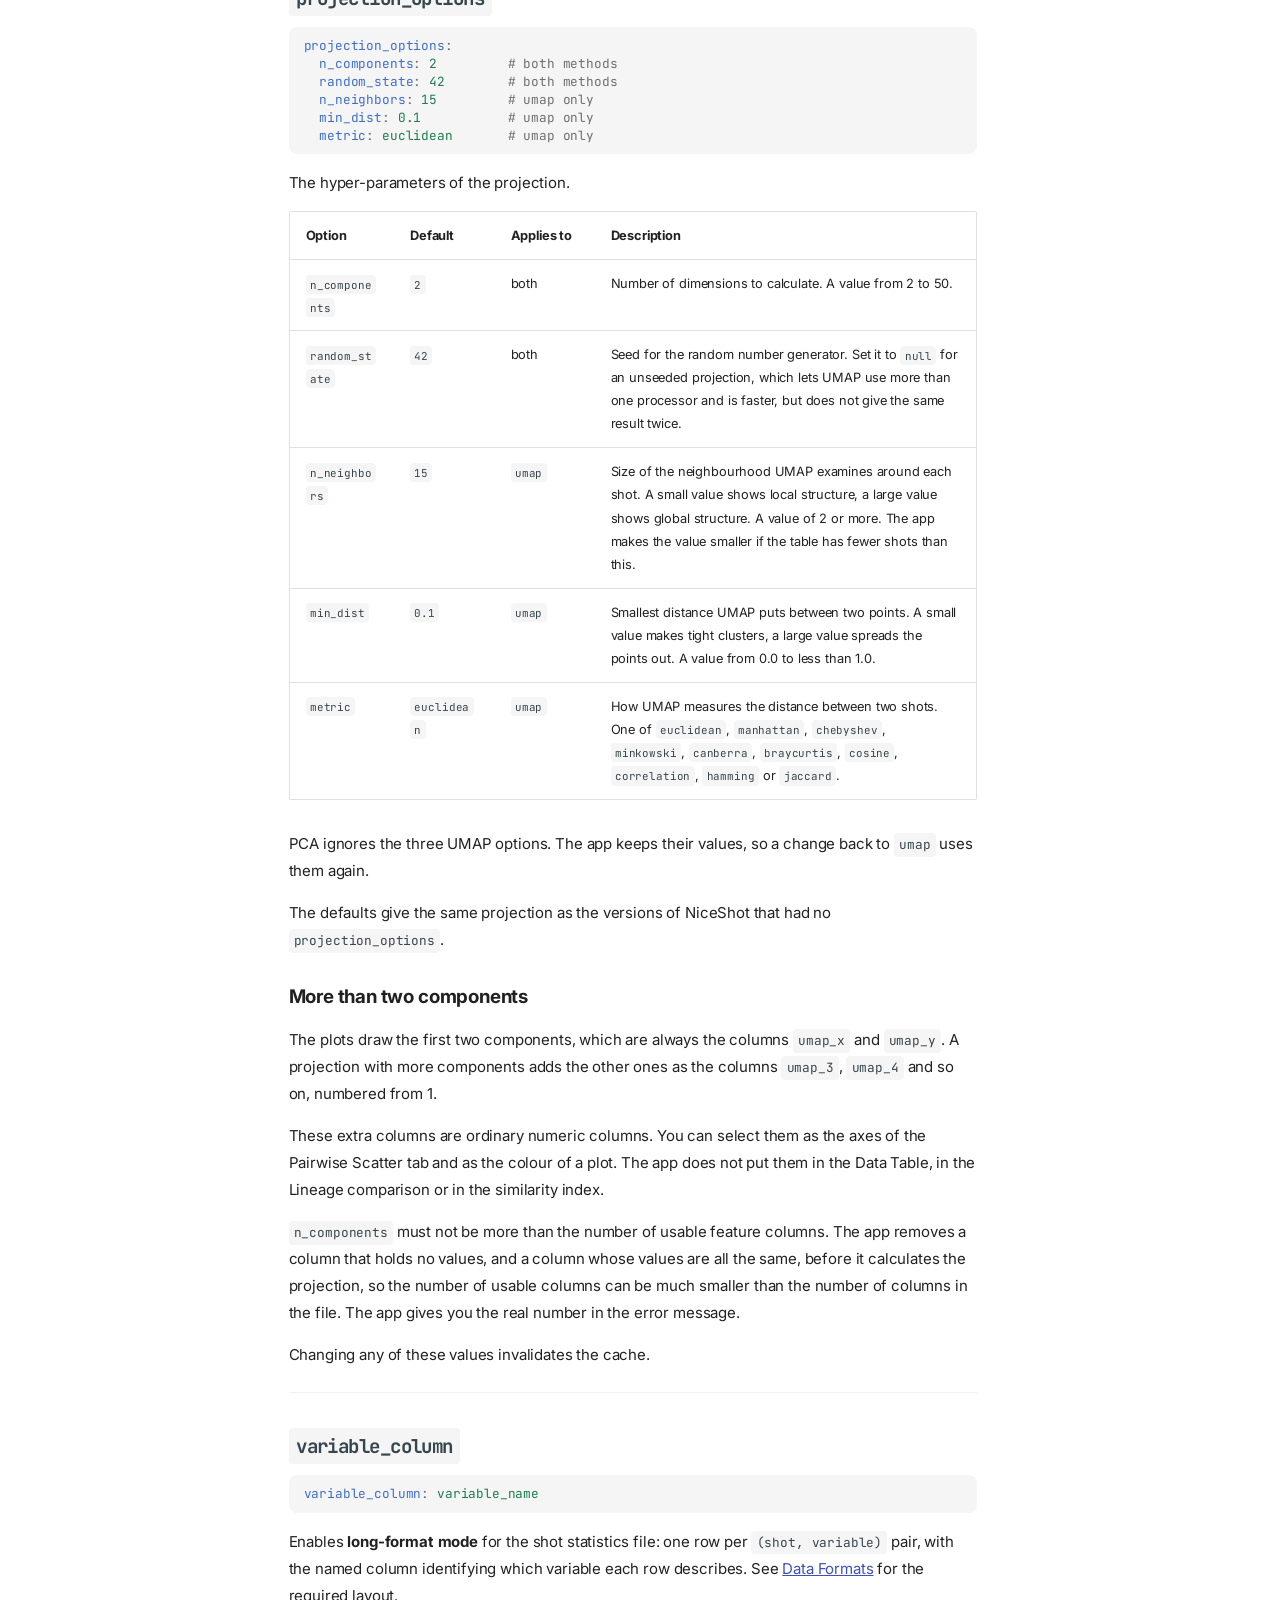
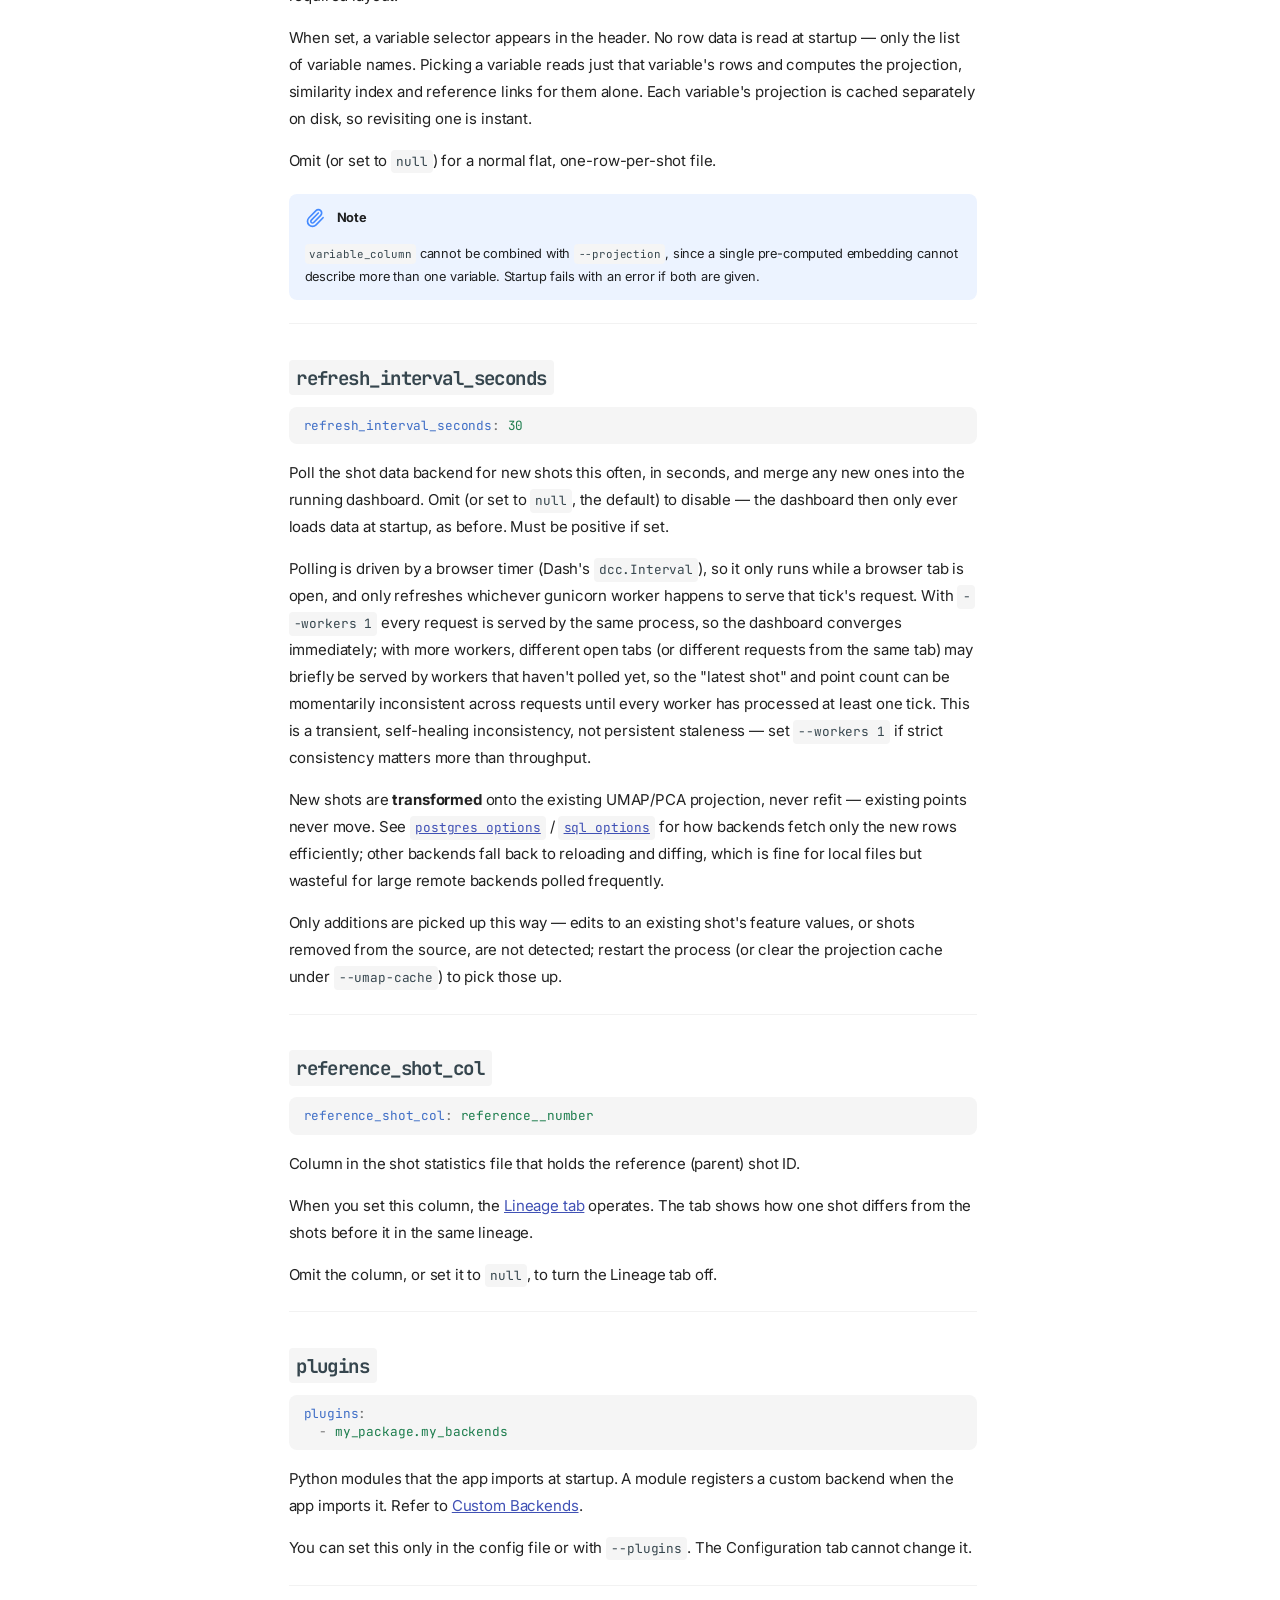
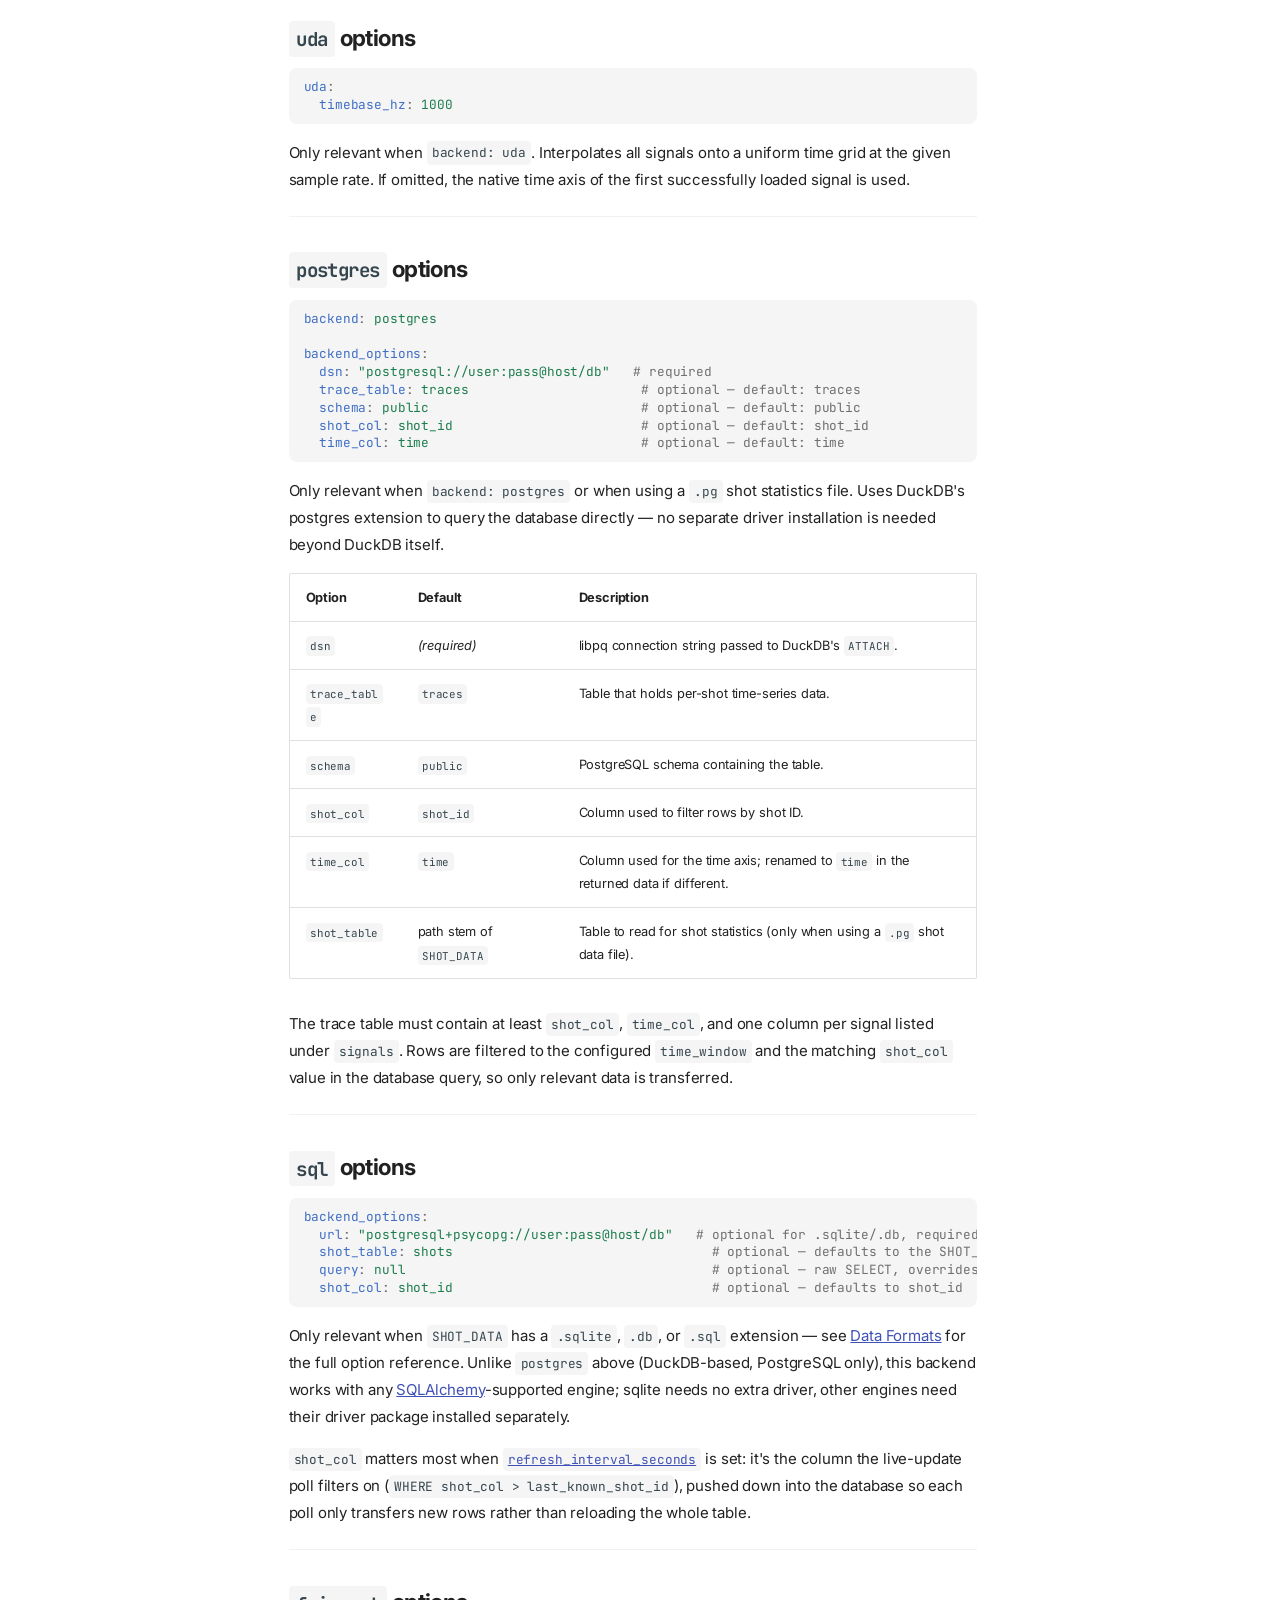
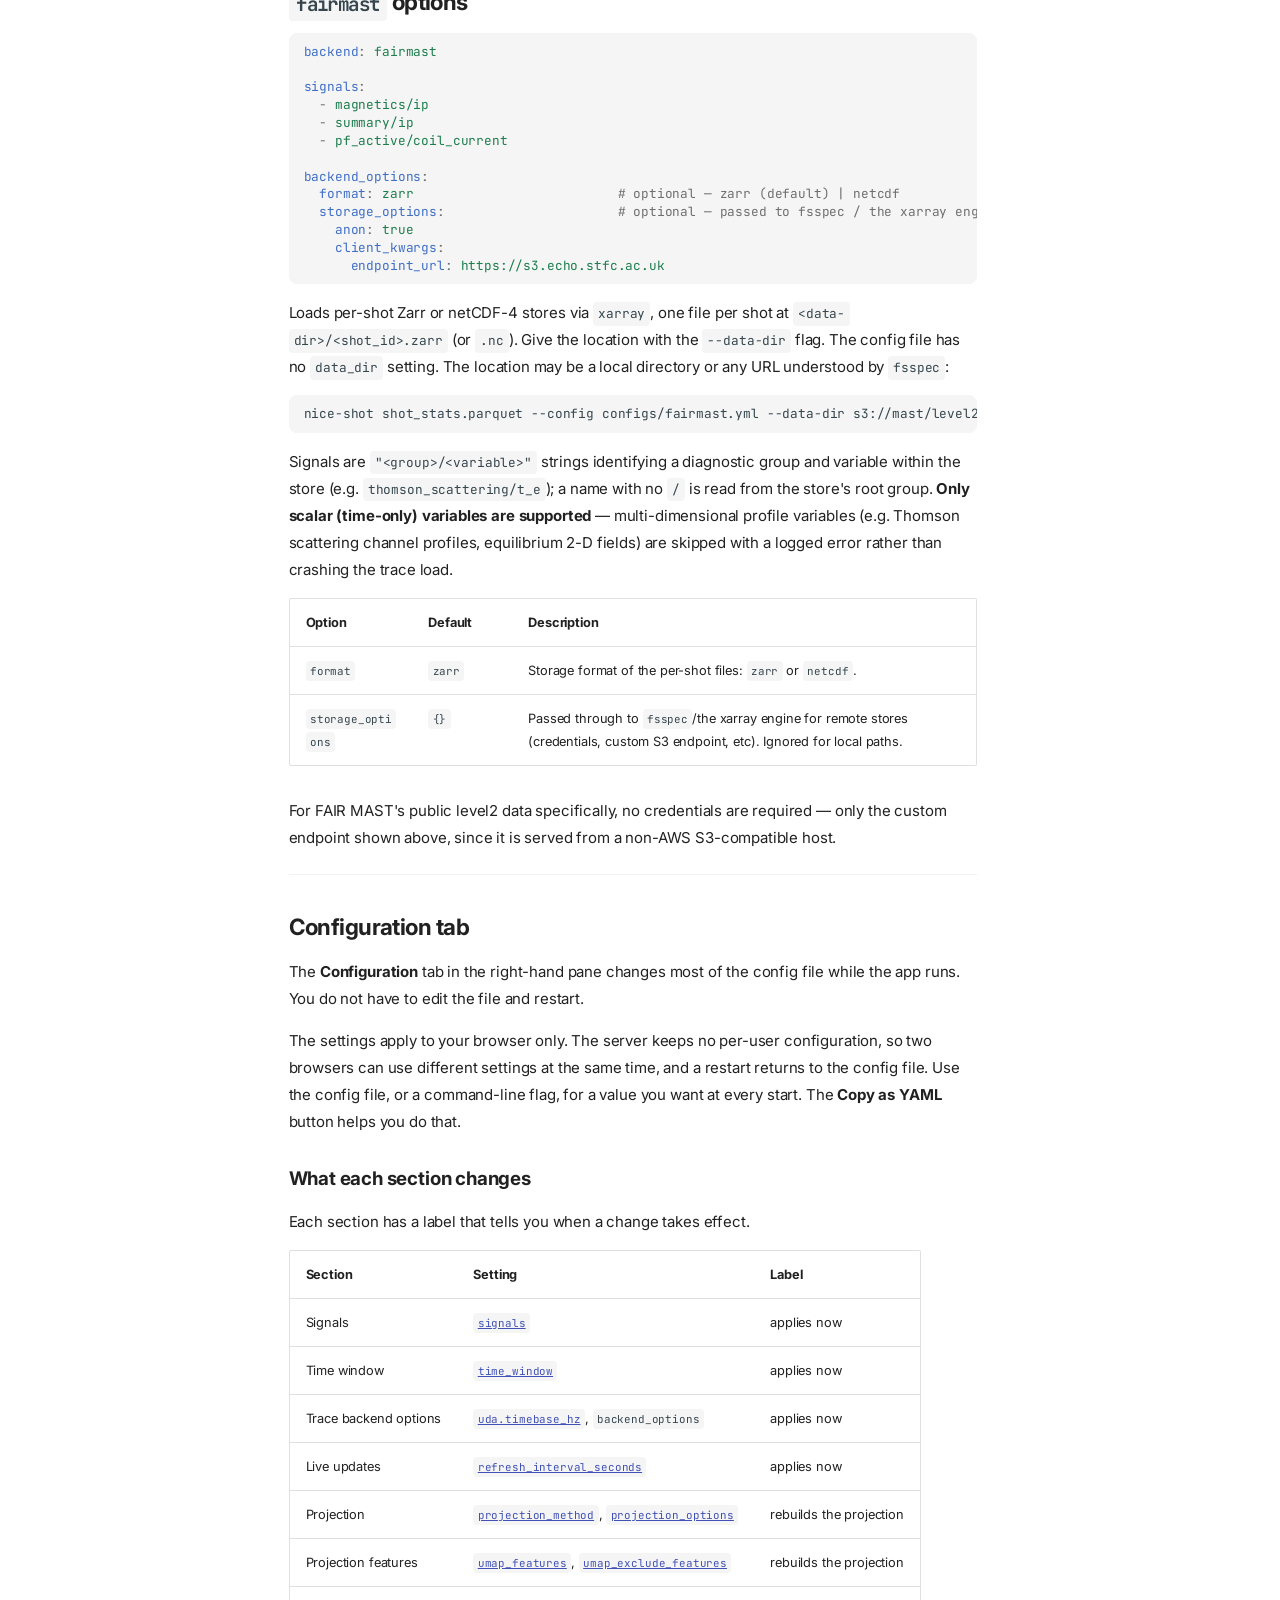
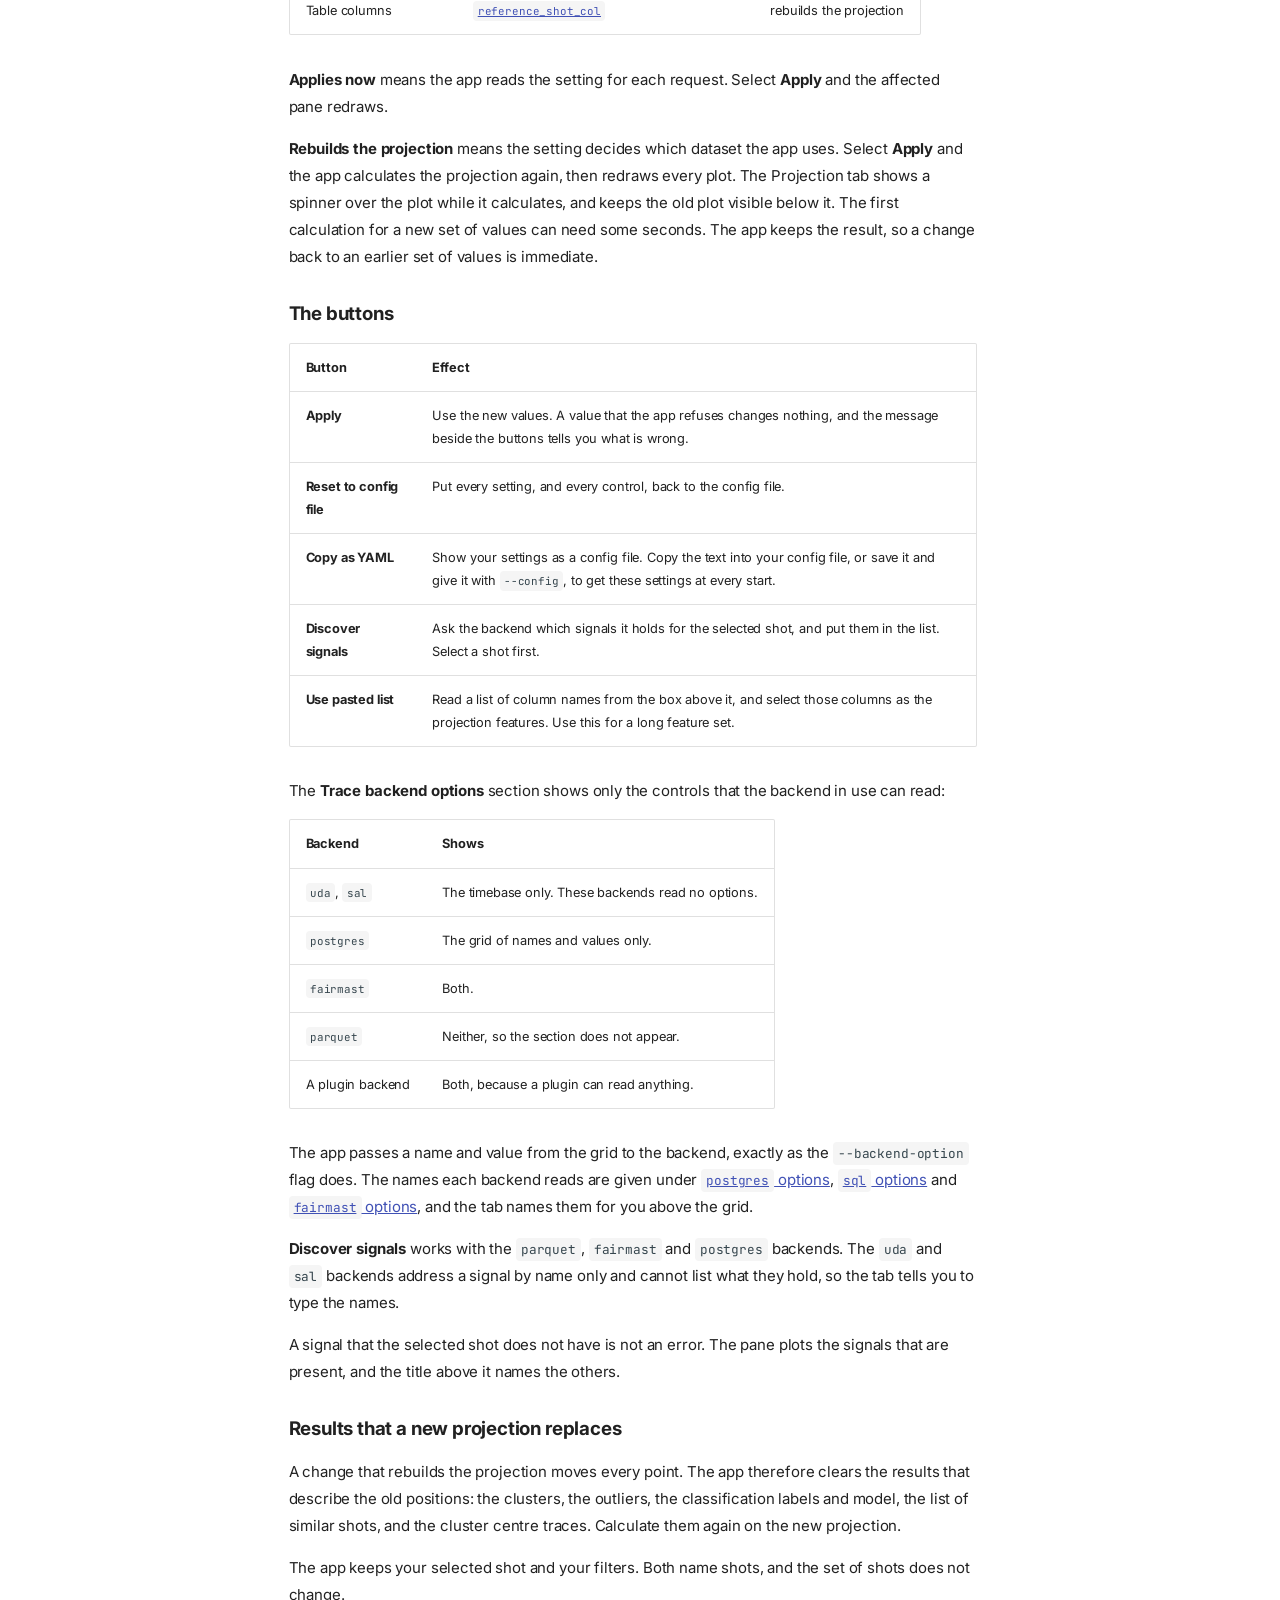
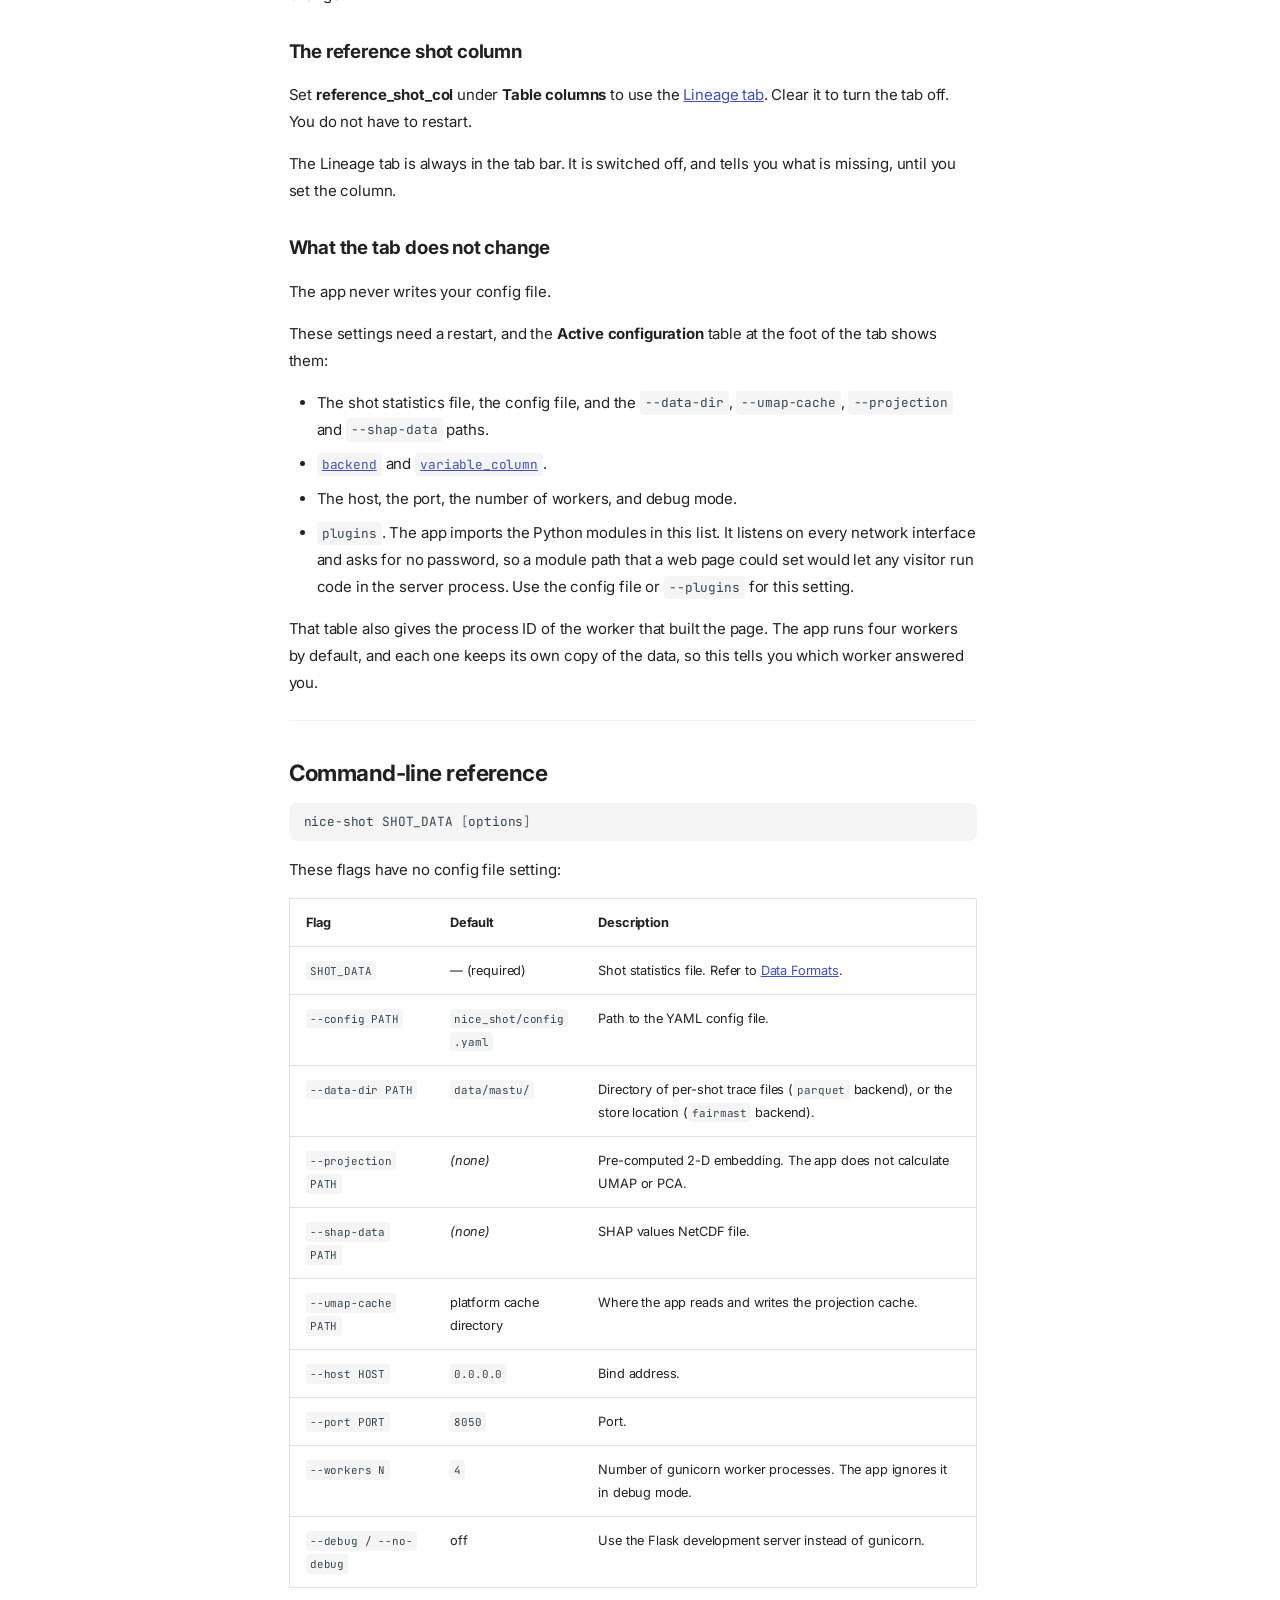
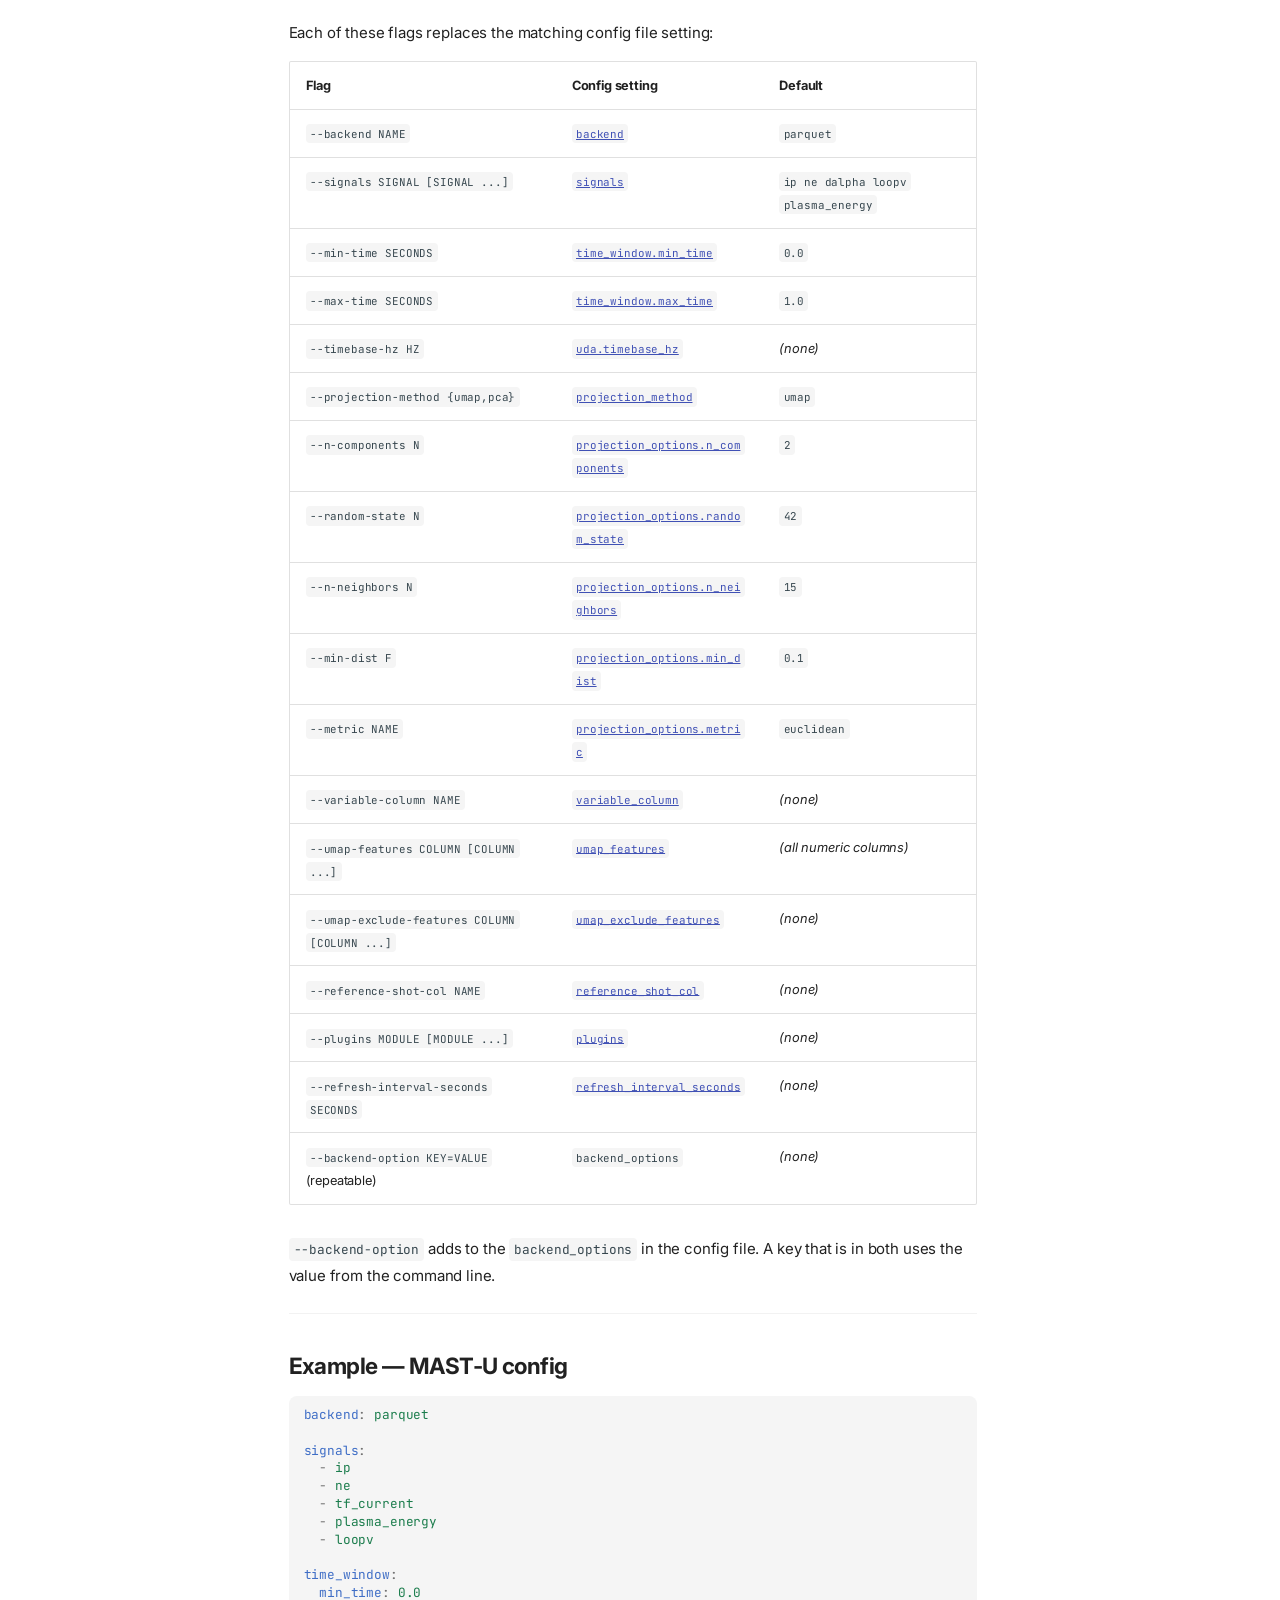
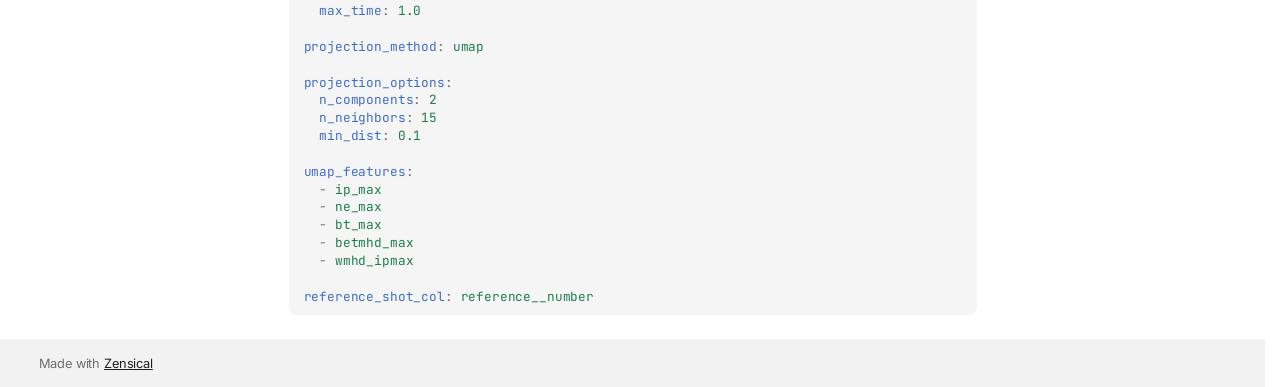
<file: site/configuration/index.html>
<!doctype html>
<html lang="en" class="no-js">
  <head>
    
      <meta charset="utf-8">
      <meta name="viewport" content="width=device-width,initial-scale=1">
      
        <meta name="description" content="Interactive tokamak shot dashboard">
      
      
      
      
        <link rel="prev" href="../classification/">
      
      
        <link rel="next" href="../data-formats/">
      
      
        
      
      
      <link rel="icon" href="../assets/images/favicon.png">
      <meta name="generator" content="zensical-0.0.45">
    
    
      
        <title>Configuration - NiceShot!</title>
      
    
    
      
        
      
      <link rel="stylesheet" href="../assets/stylesheets/modern/main.fba56155.min.css">
      
      


    
    
      
    
    
      
        
        
        <link rel="preconnect" href="https://fonts.gstatic.com" crossorigin>
        <link rel="stylesheet" href="https://fonts.googleapis.com/css?family=Inter:300,300i,400,400i,500,500i,700,700i%7CJetBrains+Mono:400,400i,700,700i&amp;display=fallback">
        <style>:root{--md-text-font:"Inter";--md-code-font:"JetBrains Mono"}</style>
      
    
    
    <script>__md_scope=new URL("..",location),__md_scope.pathname.endsWith("/")||(__md_scope=new URL(__md_scope.pathname+"/",location)),__md_hash=e=>[...e].reduce(((e,t)=>(e<<5)-e+t.charCodeAt(0)),0),__md_get=(e,t=localStorage,_=__md_scope)=>JSON.parse(t.getItem(_.pathname+"."+e)),__md_set=(e,t,_=localStorage,a=__md_scope)=>{try{_.setItem(a.pathname+"."+e,JSON.stringify(t))}catch(e){}},document.documentElement.setAttribute("data-platform",navigator.platform)</script>
    
      

    
    
  </head>
  
  
    <body dir="ltr">
  
    
    <input class="md-toggle" data-md-toggle="drawer" type="checkbox" id="__drawer" autocomplete="off">
    <input class="md-toggle" data-md-toggle="search" type="checkbox" id="__search" autocomplete="off">
    <label class="md-overlay" for="__drawer" aria-label="Navigation"></label>
    <div data-md-component="skip">
      
        
        <a href="#configuration" class="md-skip">
          Skip to content
        </a>
      
    </div>
    <div data-md-component="announce">
      
    </div>
    
    
      

  

<header class="md-header md-header--shadow" data-md-component="header">
  <nav class="md-header__inner md-grid" aria-label="Header">
    <a href="./.." title="NiceShot!" class="md-header__button md-logo" aria-label="NiceShot!" data-md-component="logo">
      
  
  <svg xmlns="http://www.w3.org/2000/svg" fill="none" stroke="currentColor" stroke-linecap="round" stroke-linejoin="round" stroke-width="2" class="lucide lucide-book-open" viewBox="0 0 24 24"><path d="M12 7v14M3 18a1 1 0 0 1-1-1V4a1 1 0 0 1 1-1h5a4 4 0 0 1 4 4 4 4 0 0 1 4-4h5a1 1 0 0 1 1 1v13a1 1 0 0 1-1 1h-6a3 3 0 0 0-3 3 3 3 0 0 0-3-3z"/></svg>

    </a>
    <label class="md-header__button md-icon" for="__drawer" aria-label="Navigation">
      
      <svg xmlns="http://www.w3.org/2000/svg" fill="none" stroke="currentColor" stroke-linecap="round" stroke-linejoin="round" stroke-width="2" class="lucide lucide-menu" viewBox="0 0 24 24"><path d="M4 5h16M4 12h16M4 19h16"/></svg>
    </label>
    <div class="md-header__title" data-md-component="header-title">
      <div class="md-header__ellipsis">
        <div class="md-header__topic">
          <span class="md-ellipsis">
            NiceShot!
          </span>
        </div>
        <div class="md-header__topic" data-md-component="header-topic">
          <span class="md-ellipsis">
            
              Configuration
            
          </span>
        </div>
      </div>
    </div>
    
    
      <script>var palette=__md_get("__palette");if(palette&&palette.color){if("(prefers-color-scheme)"===palette.color.media){var media=matchMedia("(prefers-color-scheme: light)"),input=document.querySelector(media.matches?"[data-md-color-media='(prefers-color-scheme: light)']":"[data-md-color-media='(prefers-color-scheme: dark)']");palette.color.media=input.getAttribute("data-md-color-media"),palette.color.scheme=input.getAttribute("data-md-color-scheme"),palette.color.primary=input.getAttribute("data-md-color-primary"),palette.color.accent=input.getAttribute("data-md-color-accent")}for(var[key,value]of Object.entries(palette.color))document.body.setAttribute("data-md-color-"+key,value)}</script>
    
    
    
      
      
        <label class="md-header__button md-icon" for="__search" aria-label="Search">
          
          <svg xmlns="http://www.w3.org/2000/svg" fill="none" stroke="currentColor" stroke-linecap="round" stroke-linejoin="round" stroke-width="2" class="lucide lucide-search" viewBox="0 0 24 24"><path d="m21 21-4.34-4.34"/><circle cx="11" cy="11" r="8"/></svg>
        </label>
        <div class="md-search" data-md-component="search" role="dialog" aria-label="Search">
  <button type="button" class="md-search__button">
    Search
  </button>
</div>
      
    
    <div class="md-header__source">
      
    </div>
  </nav>
  
</header>
    
    <div class="md-container" data-md-component="container">
      
      
        
          
        
      
      <main class="md-main" data-md-component="main">
        <div class="md-main__inner md-grid">
          
            
              
              <div class="md-sidebar md-sidebar--primary" data-md-component="sidebar" data-md-type="navigation" >
                <div class="md-sidebar__scrollwrap">
                  <div class="md-sidebar__inner">
                    



<nav class="md-nav md-nav--primary" aria-label="Navigation" data-md-level="0">
  <label class="md-nav__title" for="__drawer">
    <a href="./.." title="NiceShot!" class="md-nav__button md-logo" aria-label="NiceShot!" data-md-component="logo">
      
  
  <svg xmlns="http://www.w3.org/2000/svg" fill="none" stroke="currentColor" stroke-linecap="round" stroke-linejoin="round" stroke-width="2" class="lucide lucide-book-open" viewBox="0 0 24 24"><path d="M12 7v14M3 18a1 1 0 0 1-1-1V4a1 1 0 0 1 1-1h5a4 4 0 0 1 4 4 4 4 0 0 1 4-4h5a1 1 0 0 1 1 1v13a1 1 0 0 1-1 1h-6a3 3 0 0 0-3 3 3 3 0 0 0-3-3z"/></svg>

    </a>
    NiceShot!
  </label>
  
  <ul class="md-nav__list" data-md-scrollfix>
    
      
      
  
  
  
  
    <li class="md-nav__item">
      <a href="./.." class="md-nav__link">
        
  
  
  <span class="md-ellipsis">
    
  
  Home

    
  </span>
  
  

      </a>
    </li>
  

    
      
      
  
  
  
  
    <li class="md-nav__item">
      <a href="../quickstart/" class="md-nav__link">
        
  
  
  <span class="md-ellipsis">
    
  
  Quickstart

    
  </span>
  
  

      </a>
    </li>
  

    
      
      
  
  
  
  
    <li class="md-nav__item">
      <a href="../dashboard/" class="md-nav__link">
        
  
  
  <span class="md-ellipsis">
    
  
  Using the Dashboard

    
  </span>
  
  

      </a>
    </li>
  

    
      
      
  
  
  
  
    <li class="md-nav__item">
      <a href="../classification/" class="md-nav__link">
        
  
  
  <span class="md-ellipsis">
    
  
  Classification

    
  </span>
  
  

      </a>
    </li>
  

    
      
      
  
  
    
  
  
  
    <li class="md-nav__item md-nav__item--active">
      
      
      
      
        
      
      
        <label class="md-nav__link md-nav__link--active" for="__toc">
          
  
  
  <span class="md-ellipsis">
    
  
  Configuration

    
  </span>
  
  

          <span class="md-nav__icon md-icon"></span>
        </label>
      
      <a href="././" class="md-nav__link md-nav__link--active">
        
  
  
  <span class="md-ellipsis">
    
  
  Configuration

    
  </span>
  
  

      </a>
      
        


<nav class="md-nav md-nav--secondary" aria-label="On this page">
  
  
  
    
  
  
    <label class="md-nav__title" for="__toc">
      <span class="md-nav__icon md-icon"></span>
      On this page
    </label>
    <ul class="md-nav__list" data-md-component="toc" data-md-scrollfix>
      
        <li class="md-nav__item">
  <a href="#backend" class="md-nav__link">
    <span class="md-ellipsis">
      <span class="md-typeset">
        <code>backend</code>
      </span>
    </span>
  </a>
  
</li>
      
        <li class="md-nav__item">
  <a href="#signals" class="md-nav__link">
    <span class="md-ellipsis">
      <span class="md-typeset">
        <code>signals</code>
      </span>
    </span>
  </a>
  
</li>
      
        <li class="md-nav__item">
  <a href="#time_window" class="md-nav__link">
    <span class="md-ellipsis">
      <span class="md-typeset">
        <code>time_window</code>
      </span>
    </span>
  </a>
  
</li>
      
        <li class="md-nav__item">
  <a href="#projection_method" class="md-nav__link">
    <span class="md-ellipsis">
      <span class="md-typeset">
        <code>projection_method</code>
      </span>
    </span>
  </a>
  
</li>
      
        <li class="md-nav__item">
  <a href="#umap_features" class="md-nav__link">
    <span class="md-ellipsis">
      <span class="md-typeset">
        <code>umap_features</code>
      </span>
    </span>
  </a>
  
</li>
      
        <li class="md-nav__item">
  <a href="#umap_exclude_features" class="md-nav__link">
    <span class="md-ellipsis">
      <span class="md-typeset">
        <code>umap_exclude_features</code>
      </span>
    </span>
  </a>
  
</li>
      
        <li class="md-nav__item">
  <a href="#projection_options" class="md-nav__link">
    <span class="md-ellipsis">
      <span class="md-typeset">
        <code>projection_options</code>
      </span>
    </span>
  </a>
  
    <nav class="md-nav" aria-label="projection_options">
      <ul class="md-nav__list">
        
          <li class="md-nav__item">
  <a href="#more-than-two-components" class="md-nav__link">
    <span class="md-ellipsis">
      <span class="md-typeset">
        More than two components
      </span>
    </span>
  </a>
  
</li>
        
      </ul>
    </nav>
  
</li>
      
        <li class="md-nav__item">
  <a href="#variable_column" class="md-nav__link">
    <span class="md-ellipsis">
      <span class="md-typeset">
        <code>variable_column</code>
      </span>
    </span>
  </a>
  
</li>
      
        <li class="md-nav__item">
  <a href="#refresh_interval_seconds" class="md-nav__link">
    <span class="md-ellipsis">
      <span class="md-typeset">
        <code>refresh_interval_seconds</code>
      </span>
    </span>
  </a>
  
</li>
      
        <li class="md-nav__item">
  <a href="#reference_shot_col" class="md-nav__link">
    <span class="md-ellipsis">
      <span class="md-typeset">
        <code>reference_shot_col</code>
      </span>
    </span>
  </a>
  
</li>
      
        <li class="md-nav__item">
  <a href="#plugins" class="md-nav__link">
    <span class="md-ellipsis">
      <span class="md-typeset">
        <code>plugins</code>
      </span>
    </span>
  </a>
  
</li>
      
        <li class="md-nav__item">
  <a href="#uda-options" class="md-nav__link">
    <span class="md-ellipsis">
      <span class="md-typeset">
        <code>uda</code> options
      </span>
    </span>
  </a>
  
</li>
      
        <li class="md-nav__item">
  <a href="#postgres-options" class="md-nav__link">
    <span class="md-ellipsis">
      <span class="md-typeset">
        <code>postgres</code> options
      </span>
    </span>
  </a>
  
</li>
      
        <li class="md-nav__item">
  <a href="#sql-options" class="md-nav__link">
    <span class="md-ellipsis">
      <span class="md-typeset">
        <code>sql</code> options
      </span>
    </span>
  </a>
  
</li>
      
        <li class="md-nav__item">
  <a href="#fairmast-options" class="md-nav__link">
    <span class="md-ellipsis">
      <span class="md-typeset">
        <code>fairmast</code> options
      </span>
    </span>
  </a>
  
</li>
      
        <li class="md-nav__item">
  <a href="#configuration-tab" class="md-nav__link">
    <span class="md-ellipsis">
      <span class="md-typeset">
        Configuration tab
      </span>
    </span>
  </a>
  
    <nav class="md-nav" aria-label="Configuration tab">
      <ul class="md-nav__list">
        
          <li class="md-nav__item">
  <a href="#what-each-section-changes" class="md-nav__link">
    <span class="md-ellipsis">
      <span class="md-typeset">
        What each section changes
      </span>
    </span>
  </a>
  
</li>
        
          <li class="md-nav__item">
  <a href="#the-buttons" class="md-nav__link">
    <span class="md-ellipsis">
      <span class="md-typeset">
        The buttons
      </span>
    </span>
  </a>
  
</li>
        
          <li class="md-nav__item">
  <a href="#results-that-a-new-projection-replaces" class="md-nav__link">
    <span class="md-ellipsis">
      <span class="md-typeset">
        Results that a new projection replaces
      </span>
    </span>
  </a>
  
</li>
        
          <li class="md-nav__item">
  <a href="#the-reference-shot-column" class="md-nav__link">
    <span class="md-ellipsis">
      <span class="md-typeset">
        The reference shot column
      </span>
    </span>
  </a>
  
</li>
        
          <li class="md-nav__item">
  <a href="#what-the-tab-does-not-change" class="md-nav__link">
    <span class="md-ellipsis">
      <span class="md-typeset">
        What the tab does not change
      </span>
    </span>
  </a>
  
</li>
        
      </ul>
    </nav>
  
</li>
      
        <li class="md-nav__item">
  <a href="#command-line-reference" class="md-nav__link">
    <span class="md-ellipsis">
      <span class="md-typeset">
        Command-line reference
      </span>
    </span>
  </a>
  
</li>
      
        <li class="md-nav__item">
  <a href="#example-mast-u-config" class="md-nav__link">
    <span class="md-ellipsis">
      <span class="md-typeset">
        Example — MAST-U config
      </span>
    </span>
  </a>
  
</li>
      
    </ul>
  
</nav>
      
    </li>
  

    
      
      
  
  
  
  
    <li class="md-nav__item">
      <a href="../data-formats/" class="md-nav__link">
        
  
  
  <span class="md-ellipsis">
    
  
  Data Formats

    
  </span>
  
  

      </a>
    </li>
  

    
      
      
  
  
  
  
    <li class="md-nav__item">
      <a href="../custom-backends/" class="md-nav__link">
        
  
  
  <span class="md-ellipsis">
    
  
  Custom Backends

    
  </span>
  
  

      </a>
    </li>
  

    
  </ul>
</nav>
                  </div>
                </div>
              </div>
            
            
              
              <div class="md-sidebar md-sidebar--secondary" data-md-component="sidebar" data-md-type="toc" >
                <div class="md-sidebar__scrollwrap">
                  
                    
                    
                    
                      
                    
                    
                      <input class="md-nav__toggle md-toggle" type="checkbox" id="__toc">
                      <div class="md-sidebar-button__wrapper">
                        <label class="md-sidebar-button" for="__toc"></label>
                      </div>
                    
                  
                  <div class="md-sidebar__inner">
                    


<nav class="md-nav md-nav--secondary" aria-label="On this page">
  
  
  
    
  
  
    <label class="md-nav__title" for="__toc">
      <span class="md-nav__icon md-icon"></span>
      On this page
    </label>
    <ul class="md-nav__list" data-md-component="toc" data-md-scrollfix>
      
        <li class="md-nav__item">
  <a href="#backend" class="md-nav__link">
    <span class="md-ellipsis">
      <span class="md-typeset">
        <code>backend</code>
      </span>
    </span>
  </a>
  
</li>
      
        <li class="md-nav__item">
  <a href="#signals" class="md-nav__link">
    <span class="md-ellipsis">
      <span class="md-typeset">
        <code>signals</code>
      </span>
    </span>
  </a>
  
</li>
      
        <li class="md-nav__item">
  <a href="#time_window" class="md-nav__link">
    <span class="md-ellipsis">
      <span class="md-typeset">
        <code>time_window</code>
      </span>
    </span>
  </a>
  
</li>
      
        <li class="md-nav__item">
  <a href="#projection_method" class="md-nav__link">
    <span class="md-ellipsis">
      <span class="md-typeset">
        <code>projection_method</code>
      </span>
    </span>
  </a>
  
</li>
      
        <li class="md-nav__item">
  <a href="#umap_features" class="md-nav__link">
    <span class="md-ellipsis">
      <span class="md-typeset">
        <code>umap_features</code>
      </span>
    </span>
  </a>
  
</li>
      
        <li class="md-nav__item">
  <a href="#umap_exclude_features" class="md-nav__link">
    <span class="md-ellipsis">
      <span class="md-typeset">
        <code>umap_exclude_features</code>
      </span>
    </span>
  </a>
  
</li>
      
        <li class="md-nav__item">
  <a href="#projection_options" class="md-nav__link">
    <span class="md-ellipsis">
      <span class="md-typeset">
        <code>projection_options</code>
      </span>
    </span>
  </a>
  
    <nav class="md-nav" aria-label="projection_options">
      <ul class="md-nav__list">
        
          <li class="md-nav__item">
  <a href="#more-than-two-components" class="md-nav__link">
    <span class="md-ellipsis">
      <span class="md-typeset">
        More than two components
      </span>
    </span>
  </a>
  
</li>
        
      </ul>
    </nav>
  
</li>
      
        <li class="md-nav__item">
  <a href="#variable_column" class="md-nav__link">
    <span class="md-ellipsis">
      <span class="md-typeset">
        <code>variable_column</code>
      </span>
    </span>
  </a>
  
</li>
      
        <li class="md-nav__item">
  <a href="#refresh_interval_seconds" class="md-nav__link">
    <span class="md-ellipsis">
      <span class="md-typeset">
        <code>refresh_interval_seconds</code>
      </span>
    </span>
  </a>
  
</li>
      
        <li class="md-nav__item">
  <a href="#reference_shot_col" class="md-nav__link">
    <span class="md-ellipsis">
      <span class="md-typeset">
        <code>reference_shot_col</code>
      </span>
    </span>
  </a>
  
</li>
      
        <li class="md-nav__item">
  <a href="#plugins" class="md-nav__link">
    <span class="md-ellipsis">
      <span class="md-typeset">
        <code>plugins</code>
      </span>
    </span>
  </a>
  
</li>
      
        <li class="md-nav__item">
  <a href="#uda-options" class="md-nav__link">
    <span class="md-ellipsis">
      <span class="md-typeset">
        <code>uda</code> options
      </span>
    </span>
  </a>
  
</li>
      
        <li class="md-nav__item">
  <a href="#postgres-options" class="md-nav__link">
    <span class="md-ellipsis">
      <span class="md-typeset">
        <code>postgres</code> options
      </span>
    </span>
  </a>
  
</li>
      
        <li class="md-nav__item">
  <a href="#sql-options" class="md-nav__link">
    <span class="md-ellipsis">
      <span class="md-typeset">
        <code>sql</code> options
      </span>
    </span>
  </a>
  
</li>
      
        <li class="md-nav__item">
  <a href="#fairmast-options" class="md-nav__link">
    <span class="md-ellipsis">
      <span class="md-typeset">
        <code>fairmast</code> options
      </span>
    </span>
  </a>
  
</li>
      
        <li class="md-nav__item">
  <a href="#configuration-tab" class="md-nav__link">
    <span class="md-ellipsis">
      <span class="md-typeset">
        Configuration tab
      </span>
    </span>
  </a>
  
    <nav class="md-nav" aria-label="Configuration tab">
      <ul class="md-nav__list">
        
          <li class="md-nav__item">
  <a href="#what-each-section-changes" class="md-nav__link">
    <span class="md-ellipsis">
      <span class="md-typeset">
        What each section changes
      </span>
    </span>
  </a>
  
</li>
        
          <li class="md-nav__item">
  <a href="#the-buttons" class="md-nav__link">
    <span class="md-ellipsis">
      <span class="md-typeset">
        The buttons
      </span>
    </span>
  </a>
  
</li>
        
          <li class="md-nav__item">
  <a href="#results-that-a-new-projection-replaces" class="md-nav__link">
    <span class="md-ellipsis">
      <span class="md-typeset">
        Results that a new projection replaces
      </span>
    </span>
  </a>
  
</li>
        
          <li class="md-nav__item">
  <a href="#the-reference-shot-column" class="md-nav__link">
    <span class="md-ellipsis">
      <span class="md-typeset">
        The reference shot column
      </span>
    </span>
  </a>
  
</li>
        
          <li class="md-nav__item">
  <a href="#what-the-tab-does-not-change" class="md-nav__link">
    <span class="md-ellipsis">
      <span class="md-typeset">
        What the tab does not change
      </span>
    </span>
  </a>
  
</li>
        
      </ul>
    </nav>
  
</li>
      
        <li class="md-nav__item">
  <a href="#command-line-reference" class="md-nav__link">
    <span class="md-ellipsis">
      <span class="md-typeset">
        Command-line reference
      </span>
    </span>
  </a>
  
</li>
      
        <li class="md-nav__item">
  <a href="#example-mast-u-config" class="md-nav__link">
    <span class="md-ellipsis">
      <span class="md-typeset">
        Example — MAST-U config
      </span>
    </span>
  </a>
  
</li>
      
    </ul>
  
</nav>
                  </div>
                </div>
              </div>
            
          
          
            <div class="md-content" data-md-component="content">
              
              <article class="md-content__inner md-typeset">
                
                  

<h1 id="configuration">Configuration<a class="headerlink" href="#configuration" title="Permanent link">&para;</a></h1>
<p>NiceShot reads a YAML config file at startup (<code>nice_shot/config.yaml</code> by default, overridable with <code>--config</code>).</p>
<p>A setting can come from three places. A value from a later place replaces a value from an earlier place:</p>
<ol>
<li>The built-in default.</li>
<li>The config file.</li>
<li>The command line.</li>
</ol>
<p>Almost every setting below also has a command-line flag of the same name. Refer to <a href="#command-line-reference">Command-line reference</a>, or run <code>nice-shot --help</code>.</p>
<p>The <a href="#configuration-tab">Configuration tab</a> changes many of these settings while the app runs. Those changes apply to your browser only, and a restart returns to the config file.</p>
<hr />
<h2 id="backend"><code>backend</code><a class="headerlink" href="#backend" title="Permanent link">&para;</a></h2>
<div class="language-yaml highlight"><pre><span></span><code><span id="__span-0-1"><a id="__codelineno-0-1" name="__codelineno-0-1" href="#__codelineno-0-1"></a><span class="nt">backend</span><span class="p">:</span><span class="w"> </span><span class="l l-Scalar l-Scalar-Plain">parquet</span><span class="w">   </span><span class="c1"># parquet | uda | sal | postgres | fairmast</span>
</span></code></pre></div>
<p>Controls how per-shot time traces are loaded.</p>
<table>
<thead>
<tr>
<th>Value</th>
<th>Behaviour</th>
</tr>
</thead>
<tbody>
<tr>
<td><code>parquet</code></td>
<td>Reads <code>.parquet</code> or <code>.csv</code> files from <code>--data-dir</code>. The time-trace panel is hidden if the directory is absent or empty.</td>
</tr>
<tr>
<td><code>uda</code></td>
<td>Fetches live data from UDA via <code>uda-xarray</code>. URL form: <code>uda://&lt;signal&gt;:&lt;shot&gt;</code>. NiceShot! installs <code>uda-xarray</code>.</td>
</tr>
<tr>
<td><code>sal</code></td>
<td>Fetches live data from SAL via <code>sal-xarray</code>. URL form: <code>sal://pulse/&lt;shot&gt;/&lt;signal&gt;</code>. Requires <code>sal-xarray</code> installed separately.</td>
</tr>
<tr>
<td><code>postgres</code></td>
<td>Queries a PostgreSQL table via DuckDB's postgres extension. Requires <code>dsn</code> in <code>backend_options</code>. The time-trace panel is hidden if the database is unreachable at startup.</td>
</tr>
<tr>
<td><code>fairmast</code></td>
<td>Reads per-shot Zarr or netCDF stores (local or remote, e.g. FAIR MAST's S3-hosted level2 data) via <code>xarray</code>. The time-trace panel is hidden if <code>--data-dir</code> is unreachable at startup.</td>
</tr>
</tbody>
</table>
<hr />
<h2 id="signals"><code>signals</code><a class="headerlink" href="#signals" title="Permanent link">&para;</a></h2>
<div class="language-yaml highlight"><pre><span></span><code><span id="__span-1-1"><a id="__codelineno-1-1" name="__codelineno-1-1" href="#__codelineno-1-1"></a><span class="nt">signals</span><span class="p">:</span>
</span><span id="__span-1-2"><a id="__codelineno-1-2" name="__codelineno-1-2" href="#__codelineno-1-2"></a><span class="w">  </span><span class="p p-Indicator">-</span><span class="w"> </span><span class="l l-Scalar l-Scalar-Plain">ip</span>
</span><span id="__span-1-3"><a id="__codelineno-1-3" name="__codelineno-1-3" href="#__codelineno-1-3"></a><span class="w">  </span><span class="p p-Indicator">-</span><span class="w"> </span><span class="l l-Scalar l-Scalar-Plain">ne</span>
</span><span id="__span-1-4"><a id="__codelineno-1-4" name="__codelineno-1-4" href="#__codelineno-1-4"></a><span class="w">  </span><span class="p p-Indicator">-</span><span class="w"> </span><span class="l l-Scalar l-Scalar-Plain">dalpha</span>
</span><span id="__span-1-5"><a id="__codelineno-1-5" name="__codelineno-1-5" href="#__codelineno-1-5"></a><span class="w">  </span><span class="p p-Indicator">-</span><span class="w"> </span><span class="l l-Scalar l-Scalar-Plain">loopv</span>
</span><span id="__span-1-6"><a id="__codelineno-1-6" name="__codelineno-1-6" href="#__codelineno-1-6"></a><span class="w">  </span><span class="p p-Indicator">-</span><span class="w"> </span><span class="l l-Scalar l-Scalar-Plain">plasma_energy</span>
</span></code></pre></div>
<p>Signals shown in the time-trace panel. For the <code>parquet</code> backend these must match column names in the per-shot files. For <code>uda</code>/<code>sal</code> they are passed directly as signal names. For <code>fairmast</code> they are <code>"&lt;group&gt;/&lt;variable&gt;"</code> strings identifying a diagnostic group and variable within the store (e.g. <code>thomson_scattering/t_e</code>); a name with no <code>/</code> is read from the store's root group.</p>
<p>This value is the startup default. The <strong>Configuration</strong> tab changes the list while the app runs — see <a href="#configuration-tab">Configuration tab</a>.</p>
<hr />
<h2 id="time_window"><code>time_window</code><a class="headerlink" href="#time_window" title="Permanent link">&para;</a></h2>
<div class="language-yaml highlight"><pre><span></span><code><span id="__span-2-1"><a id="__codelineno-2-1" name="__codelineno-2-1" href="#__codelineno-2-1"></a><span class="nt">time_window</span><span class="p">:</span>
</span><span id="__span-2-2"><a id="__codelineno-2-2" name="__codelineno-2-2" href="#__codelineno-2-2"></a><span class="w">  </span><span class="nt">min_time</span><span class="p">:</span><span class="w"> </span><span class="l l-Scalar l-Scalar-Plain">0.0</span>
</span><span id="__span-2-3"><a id="__codelineno-2-3" name="__codelineno-2-3" href="#__codelineno-2-3"></a><span class="w">  </span><span class="nt">max_time</span><span class="p">:</span><span class="w"> </span><span class="l l-Scalar l-Scalar-Plain">1.0</span>
</span></code></pre></div>
<p>Crop time traces to this window (seconds). Applied to all backends. <code>min_time</code> must be less than <code>max_time</code>.</p>
<p>This value is the startup default. The <strong>Configuration</strong> tab changes the window while the app runs — see <a href="#configuration-tab">Configuration tab</a>.</p>
<hr />
<h2 id="projection_method"><code>projection_method</code><a class="headerlink" href="#projection_method" title="Permanent link">&para;</a></h2>
<div class="language-yaml highlight"><pre><span></span><code><span id="__span-3-1"><a id="__codelineno-3-1" name="__codelineno-3-1" href="#__codelineno-3-1"></a><span class="nt">projection_method</span><span class="p">:</span><span class="w"> </span><span class="l l-Scalar l-Scalar-Plain">umap</span><span class="w">   </span><span class="c1"># umap | pca</span>
</span></code></pre></div>
<p>Algorithm used to reduce shot statistics to 2-D for the Projection tab.</p>
<table>
<thead>
<tr>
<th>Value</th>
<th>Notes</th>
</tr>
</thead>
<tbody>
<tr>
<td><code>umap</code></td>
<td>Non-linear; often preserves cluster structure better. Slower on first run; result is cached.</td>
</tr>
<tr>
<td><code>pca</code></td>
<td>Linear; fast and deterministic. No caching needed but cache is still written.</td>
</tr>
</tbody>
</table>
<p>Changing this setting invalidates the projection cache and forces a recompute.</p>
<p>Set the hyper-parameters of the algorithm with <a href="#projection_options"><code>projection_options</code></a>.</p>
<hr />
<h2 id="umap_features"><code>umap_features</code><a class="headerlink" href="#umap_features" title="Permanent link">&para;</a></h2>
<div class="language-yaml highlight"><pre><span></span><code><span id="__span-4-1"><a id="__codelineno-4-1" name="__codelineno-4-1" href="#__codelineno-4-1"></a><span class="nt">umap_features</span><span class="p">:</span>
</span><span id="__span-4-2"><a id="__codelineno-4-2" name="__codelineno-4-2" href="#__codelineno-4-2"></a><span class="w">  </span><span class="p p-Indicator">-</span><span class="w"> </span><span class="l l-Scalar l-Scalar-Plain">ip_max</span>
</span><span id="__span-4-3"><a id="__codelineno-4-3" name="__codelineno-4-3" href="#__codelineno-4-3"></a><span class="w">  </span><span class="p p-Indicator">-</span><span class="w"> </span><span class="l l-Scalar l-Scalar-Plain">ne_max</span>
</span><span id="__span-4-4"><a id="__codelineno-4-4" name="__codelineno-4-4" href="#__codelineno-4-4"></a><span class="w">  </span><span class="p p-Indicator">-</span><span class="w"> </span><span class="l l-Scalar l-Scalar-Plain">ff_slope</span>
</span></code></pre></div>
<p>Columns from the shot statistics file to use as features when computing the projection. Omit it, or give an empty list, to use every numeric column except <code>shot_id</code>.</p>
<p>A shot that has no value in a listed column is still projected: the app uses the mean of the column in its place.</p>
<p>The projection coordinate columns are never used as features, even when this setting is omitted. A coordinate column as an input would put the projection into itself.</p>
<p>Changing this list invalidates the cache.</p>
<hr />
<h2 id="umap_exclude_features"><code>umap_exclude_features</code><a class="headerlink" href="#umap_exclude_features" title="Permanent link">&para;</a></h2>
<div class="language-yaml highlight"><pre><span></span><code><span id="__span-5-1"><a id="__codelineno-5-1" name="__codelineno-5-1" href="#__codelineno-5-1"></a><span class="nt">umap_exclude_features</span><span class="p">:</span>
</span><span id="__span-5-2"><a id="__codelineno-5-2" name="__codelineno-5-2" href="#__codelineno-5-2"></a><span class="w">  </span><span class="p p-Indicator">-</span><span class="w"> </span><span class="l l-Scalar l-Scalar-Plain">bad_column</span>
</span><span id="__span-5-3"><a id="__codelineno-5-3" name="__codelineno-5-3" href="#__codelineno-5-3"></a><span class="w">  </span><span class="p p-Indicator">-</span><span class="w"> </span><span class="l l-Scalar l-Scalar-Plain">another_bad_column</span>
</span></code></pre></div>
<p>Columns to remove from the feature set. The app applies this list after it resolves <a href="#umap_features"><code>umap_features</code></a>, or after the default of all numeric columns. Use it to keep one or two columns out of a long feature set, instead of listing all the other columns.</p>
<p>Changing this list invalidates the cache.</p>
<hr />
<h2 id="projection_options"><code>projection_options</code><a class="headerlink" href="#projection_options" title="Permanent link">&para;</a></h2>
<div class="language-yaml highlight"><pre><span></span><code><span id="__span-6-1"><a id="__codelineno-6-1" name="__codelineno-6-1" href="#__codelineno-6-1"></a><span class="nt">projection_options</span><span class="p">:</span>
</span><span id="__span-6-2"><a id="__codelineno-6-2" name="__codelineno-6-2" href="#__codelineno-6-2"></a><span class="w">  </span><span class="nt">n_components</span><span class="p">:</span><span class="w"> </span><span class="l l-Scalar l-Scalar-Plain">2</span><span class="w">         </span><span class="c1"># both methods</span>
</span><span id="__span-6-3"><a id="__codelineno-6-3" name="__codelineno-6-3" href="#__codelineno-6-3"></a><span class="w">  </span><span class="nt">random_state</span><span class="p">:</span><span class="w"> </span><span class="l l-Scalar l-Scalar-Plain">42</span><span class="w">        </span><span class="c1"># both methods</span>
</span><span id="__span-6-4"><a id="__codelineno-6-4" name="__codelineno-6-4" href="#__codelineno-6-4"></a><span class="w">  </span><span class="nt">n_neighbors</span><span class="p">:</span><span class="w"> </span><span class="l l-Scalar l-Scalar-Plain">15</span><span class="w">         </span><span class="c1"># umap only</span>
</span><span id="__span-6-5"><a id="__codelineno-6-5" name="__codelineno-6-5" href="#__codelineno-6-5"></a><span class="w">  </span><span class="nt">min_dist</span><span class="p">:</span><span class="w"> </span><span class="l l-Scalar l-Scalar-Plain">0.1</span><span class="w">           </span><span class="c1"># umap only</span>
</span><span id="__span-6-6"><a id="__codelineno-6-6" name="__codelineno-6-6" href="#__codelineno-6-6"></a><span class="w">  </span><span class="nt">metric</span><span class="p">:</span><span class="w"> </span><span class="l l-Scalar l-Scalar-Plain">euclidean</span><span class="w">       </span><span class="c1"># umap only</span>
</span></code></pre></div>
<p>The hyper-parameters of the projection.</p>
<table>
<thead>
<tr>
<th>Option</th>
<th>Default</th>
<th>Applies to</th>
<th>Description</th>
</tr>
</thead>
<tbody>
<tr>
<td><code>n_components</code></td>
<td><code>2</code></td>
<td>both</td>
<td>Number of dimensions to calculate. A value from 2 to 50.</td>
</tr>
<tr>
<td><code>random_state</code></td>
<td><code>42</code></td>
<td>both</td>
<td>Seed for the random number generator. Set it to <code>null</code> for an unseeded projection, which lets UMAP use more than one processor and is faster, but does not give the same result twice.</td>
</tr>
<tr>
<td><code>n_neighbors</code></td>
<td><code>15</code></td>
<td><code>umap</code></td>
<td>Size of the neighbourhood UMAP examines around each shot. A small value shows local structure, a large value shows global structure. A value of 2 or more. The app makes the value smaller if the table has fewer shots than this.</td>
</tr>
<tr>
<td><code>min_dist</code></td>
<td><code>0.1</code></td>
<td><code>umap</code></td>
<td>Smallest distance UMAP puts between two points. A small value makes tight clusters, a large value spreads the points out. A value from 0.0 to less than 1.0.</td>
</tr>
<tr>
<td><code>metric</code></td>
<td><code>euclidean</code></td>
<td><code>umap</code></td>
<td>How UMAP measures the distance between two shots. One of <code>euclidean</code>, <code>manhattan</code>, <code>chebyshev</code>, <code>minkowski</code>, <code>canberra</code>, <code>braycurtis</code>, <code>cosine</code>, <code>correlation</code>, <code>hamming</code> or <code>jaccard</code>.</td>
</tr>
</tbody>
</table>
<p>PCA ignores the three UMAP options. The app keeps their values, so a change back to <code>umap</code> uses them again.</p>
<p>The defaults give the same projection as the versions of NiceShot that had no <code>projection_options</code>.</p>
<h3 id="more-than-two-components">More than two components<a class="headerlink" href="#more-than-two-components" title="Permanent link">&para;</a></h3>
<p>The plots draw the first two components, which are always the columns <code>umap_x</code> and <code>umap_y</code>. A projection with more components adds the other ones as the columns <code>umap_3</code>, <code>umap_4</code> and so on, numbered from 1.</p>
<p>These extra columns are ordinary numeric columns. You can select them as the axes of the Pairwise Scatter tab and as the colour of a plot. The app does not put them in the Data Table, in the Lineage comparison or in the similarity index.</p>
<p><code>n_components</code> must not be more than the number of usable feature columns. The app removes a column that holds no values, and a column whose values are all the same, before it calculates the projection, so the number of usable columns can be much smaller than the number of columns in the file. The app gives you the real number in the error message.</p>
<p>Changing any of these values invalidates the cache.</p>
<hr />
<h2 id="variable_column"><code>variable_column</code><a class="headerlink" href="#variable_column" title="Permanent link">&para;</a></h2>
<div class="language-yaml highlight"><pre><span></span><code><span id="__span-7-1"><a id="__codelineno-7-1" name="__codelineno-7-1" href="#__codelineno-7-1"></a><span class="nt">variable_column</span><span class="p">:</span><span class="w"> </span><span class="l l-Scalar l-Scalar-Plain">variable_name</span>
</span></code></pre></div>
<p>Enables <strong>long-format mode</strong> for the shot statistics file: one row per <code>(shot, variable)</code> pair, with the named column identifying which variable each row describes. See <a href="../data-formats/#long-format-shot-statistics-variable_column">Data Formats</a> for the required layout.</p>
<p>When set, a variable selector appears in the header. No row data is read at startup — only the list of variable names. Picking a variable reads just that variable's rows and computes the projection, similarity index and reference links for them alone. Each variable's projection is cached separately on disk, so revisiting one is instant.</p>
<p>Omit (or set to <code>null</code>) for a normal flat, one-row-per-shot file.</p>
<div class="admonition note">
<p class="admonition-title">Note</p>
<p><code>variable_column</code> cannot be combined with <code>--projection</code>, since a single pre-computed embedding cannot describe more than one variable. Startup fails with an error if both are given.</p>
</div>
<hr />
<h2 id="refresh_interval_seconds"><code>refresh_interval_seconds</code><a class="headerlink" href="#refresh_interval_seconds" title="Permanent link">&para;</a></h2>
<div class="language-yaml highlight"><pre><span></span><code><span id="__span-8-1"><a id="__codelineno-8-1" name="__codelineno-8-1" href="#__codelineno-8-1"></a><span class="nt">refresh_interval_seconds</span><span class="p">:</span><span class="w"> </span><span class="l l-Scalar l-Scalar-Plain">30</span>
</span></code></pre></div>
<p>Poll the shot data backend for new shots this often, in seconds, and merge any new ones into the running dashboard. Omit (or set to <code>null</code>, the default) to disable — the dashboard then only ever loads data at startup, as before. Must be positive if set.</p>
<p>Polling is driven by a browser timer (Dash's <code>dcc.Interval</code>), so it only runs while a browser tab is open, and only refreshes whichever gunicorn worker happens to serve that tick's request. With <code>--workers 1</code> every request is served by the same process, so the dashboard converges immediately; with more workers, different open tabs (or different requests from the same tab) may briefly be served by workers that haven't polled yet, so the "latest shot" and point count can be momentarily inconsistent across requests until every worker has processed at least one tick. This is a transient, self-healing inconsistency, not persistent staleness — set <code>--workers 1</code> if strict consistency matters more than throughput.</p>
<p>New shots are <strong>transformed</strong> onto the existing UMAP/PCA projection, never refit — existing points never move. See <a href="#postgres-options"><code>postgres options</code></a> / <a href="#sql-options"><code>sql options</code></a> for how backends fetch only the new rows efficiently; other backends fall back to reloading and diffing, which is fine for local files but wasteful for large remote backends polled frequently.</p>
<p>Only additions are picked up this way — edits to an existing shot's feature values, or shots removed from the source, are not detected; restart the process (or clear the projection cache under <code>--umap-cache</code>) to pick those up.</p>
<hr />
<h2 id="reference_shot_col"><code>reference_shot_col</code><a class="headerlink" href="#reference_shot_col" title="Permanent link">&para;</a></h2>
<div class="language-yaml highlight"><pre><span></span><code><span id="__span-9-1"><a id="__codelineno-9-1" name="__codelineno-9-1" href="#__codelineno-9-1"></a><span class="nt">reference_shot_col</span><span class="p">:</span><span class="w"> </span><span class="l l-Scalar l-Scalar-Plain">reference__number</span>
</span></code></pre></div>
<p>Column in the shot statistics file that holds the reference (parent) shot ID.</p>
<p>When you set this column, the <a href="../dashboard/#lineage">Lineage tab</a> operates. The tab shows how one shot differs from the shots before it in the same lineage.</p>
<p>Omit the column, or set it to <code>null</code>, to turn the Lineage tab off.</p>
<hr />
<h2 id="plugins"><code>plugins</code><a class="headerlink" href="#plugins" title="Permanent link">&para;</a></h2>
<div class="language-yaml highlight"><pre><span></span><code><span id="__span-10-1"><a id="__codelineno-10-1" name="__codelineno-10-1" href="#__codelineno-10-1"></a><span class="nt">plugins</span><span class="p">:</span>
</span><span id="__span-10-2"><a id="__codelineno-10-2" name="__codelineno-10-2" href="#__codelineno-10-2"></a><span class="w">  </span><span class="p p-Indicator">-</span><span class="w"> </span><span class="l l-Scalar l-Scalar-Plain">my_package.my_backends</span>
</span></code></pre></div>
<p>Python modules that the app imports at startup. A module registers a custom backend when the app imports it. Refer to <a href="../custom-backends/">Custom Backends</a>.</p>
<p>You can set this only in the config file or with <code>--plugins</code>. The Configuration tab cannot change it.</p>
<hr />
<h2 id="uda-options"><code>uda</code> options<a class="headerlink" href="#uda-options" title="Permanent link">&para;</a></h2>
<div class="language-yaml highlight"><pre><span></span><code><span id="__span-11-1"><a id="__codelineno-11-1" name="__codelineno-11-1" href="#__codelineno-11-1"></a><span class="nt">uda</span><span class="p">:</span>
</span><span id="__span-11-2"><a id="__codelineno-11-2" name="__codelineno-11-2" href="#__codelineno-11-2"></a><span class="w">  </span><span class="nt">timebase_hz</span><span class="p">:</span><span class="w"> </span><span class="l l-Scalar l-Scalar-Plain">1000</span>
</span></code></pre></div>
<p>Only relevant when <code>backend: uda</code>. Interpolates all signals onto a uniform time grid at the given sample rate. If omitted, the native time axis of the first successfully loaded signal is used.</p>
<hr />
<h2 id="postgres-options"><code>postgres</code> options<a class="headerlink" href="#postgres-options" title="Permanent link">&para;</a></h2>
<div class="language-yaml highlight"><pre><span></span><code><span id="__span-12-1"><a id="__codelineno-12-1" name="__codelineno-12-1" href="#__codelineno-12-1"></a><span class="nt">backend</span><span class="p">:</span><span class="w"> </span><span class="l l-Scalar l-Scalar-Plain">postgres</span>
</span><span id="__span-12-2"><a id="__codelineno-12-2" name="__codelineno-12-2" href="#__codelineno-12-2"></a>
</span><span id="__span-12-3"><a id="__codelineno-12-3" name="__codelineno-12-3" href="#__codelineno-12-3"></a><span class="nt">backend_options</span><span class="p">:</span>
</span><span id="__span-12-4"><a id="__codelineno-12-4" name="__codelineno-12-4" href="#__codelineno-12-4"></a><span class="w">  </span><span class="nt">dsn</span><span class="p">:</span><span class="w"> </span><span class="s">&quot;postgresql://user:pass@host/db&quot;</span><span class="w">   </span><span class="c1"># required</span>
</span><span id="__span-12-5"><a id="__codelineno-12-5" name="__codelineno-12-5" href="#__codelineno-12-5"></a><span class="w">  </span><span class="nt">trace_table</span><span class="p">:</span><span class="w"> </span><span class="l l-Scalar l-Scalar-Plain">traces</span><span class="w">                      </span><span class="c1"># optional — default: traces</span>
</span><span id="__span-12-6"><a id="__codelineno-12-6" name="__codelineno-12-6" href="#__codelineno-12-6"></a><span class="w">  </span><span class="nt">schema</span><span class="p">:</span><span class="w"> </span><span class="l l-Scalar l-Scalar-Plain">public</span><span class="w">                           </span><span class="c1"># optional — default: public</span>
</span><span id="__span-12-7"><a id="__codelineno-12-7" name="__codelineno-12-7" href="#__codelineno-12-7"></a><span class="w">  </span><span class="nt">shot_col</span><span class="p">:</span><span class="w"> </span><span class="l l-Scalar l-Scalar-Plain">shot_id</span><span class="w">                        </span><span class="c1"># optional — default: shot_id</span>
</span><span id="__span-12-8"><a id="__codelineno-12-8" name="__codelineno-12-8" href="#__codelineno-12-8"></a><span class="w">  </span><span class="nt">time_col</span><span class="p">:</span><span class="w"> </span><span class="l l-Scalar l-Scalar-Plain">time</span><span class="w">                           </span><span class="c1"># optional — default: time</span>
</span></code></pre></div>
<p>Only relevant when <code>backend: postgres</code> or when using a <code>.pg</code> shot statistics file. Uses DuckDB's postgres extension to query the database directly — no separate driver installation is needed beyond DuckDB itself.</p>
<table>
<thead>
<tr>
<th>Option</th>
<th>Default</th>
<th>Description</th>
</tr>
</thead>
<tbody>
<tr>
<td><code>dsn</code></td>
<td><em>(required)</em></td>
<td>libpq connection string passed to DuckDB's <code>ATTACH</code>.</td>
</tr>
<tr>
<td><code>trace_table</code></td>
<td><code>traces</code></td>
<td>Table that holds per-shot time-series data.</td>
</tr>
<tr>
<td><code>schema</code></td>
<td><code>public</code></td>
<td>PostgreSQL schema containing the table.</td>
</tr>
<tr>
<td><code>shot_col</code></td>
<td><code>shot_id</code></td>
<td>Column used to filter rows by shot ID.</td>
</tr>
<tr>
<td><code>time_col</code></td>
<td><code>time</code></td>
<td>Column used for the time axis; renamed to <code>time</code> in the returned data if different.</td>
</tr>
<tr>
<td><code>shot_table</code></td>
<td>path stem of <code>SHOT_DATA</code></td>
<td>Table to read for shot statistics (only when using a <code>.pg</code> shot data file).</td>
</tr>
</tbody>
</table>
<p>The trace table must contain at least <code>shot_col</code>, <code>time_col</code>, and one column per signal listed under <code>signals</code>. Rows are filtered to the configured <code>time_window</code> and the matching <code>shot_col</code> value in the database query, so only relevant data is transferred.</p>
<hr />
<h2 id="sql-options"><code>sql</code> options<a class="headerlink" href="#sql-options" title="Permanent link">&para;</a></h2>
<div class="language-yaml highlight"><pre><span></span><code><span id="__span-13-1"><a id="__codelineno-13-1" name="__codelineno-13-1" href="#__codelineno-13-1"></a><span class="nt">backend_options</span><span class="p">:</span>
</span><span id="__span-13-2"><a id="__codelineno-13-2" name="__codelineno-13-2" href="#__codelineno-13-2"></a><span class="w">  </span><span class="nt">url</span><span class="p">:</span><span class="w"> </span><span class="s">&quot;postgresql+psycopg://user:pass@host/db&quot;</span><span class="w">   </span><span class="c1"># optional for .sqlite/.db, required for .sql</span>
</span><span id="__span-13-3"><a id="__codelineno-13-3" name="__codelineno-13-3" href="#__codelineno-13-3"></a><span class="w">  </span><span class="nt">shot_table</span><span class="p">:</span><span class="w"> </span><span class="l l-Scalar l-Scalar-Plain">shots</span><span class="w">                                 </span><span class="c1"># optional — defaults to the SHOT_DATA path stem</span>
</span><span id="__span-13-4"><a id="__codelineno-13-4" name="__codelineno-13-4" href="#__codelineno-13-4"></a><span class="w">  </span><span class="nt">query</span><span class="p">:</span><span class="w"> </span><span class="l l-Scalar l-Scalar-Plain">null</span><span class="w">                                       </span><span class="c1"># optional — raw SELECT, overrides shot_table</span>
</span><span id="__span-13-5"><a id="__codelineno-13-5" name="__codelineno-13-5" href="#__codelineno-13-5"></a><span class="w">  </span><span class="nt">shot_col</span><span class="p">:</span><span class="w"> </span><span class="l l-Scalar l-Scalar-Plain">shot_id</span><span class="w">                                 </span><span class="c1"># optional — defaults to shot_id</span>
</span></code></pre></div>
<p>Only relevant when <code>SHOT_DATA</code> has a <code>.sqlite</code>, <code>.db</code>, or <code>.sql</code> extension — see <a href="../data-formats/#shot-statistics-from-sql-sqlite-db-sql">Data Formats</a> for the full option reference. Unlike <code>postgres</code> above (DuckDB-based, PostgreSQL only), this backend works with any <a href="https://www.sqlalchemy.org/">SQLAlchemy</a>-supported engine; sqlite needs no extra driver, other engines need their driver package installed separately.</p>
<p><code>shot_col</code> matters most when <a href="#refresh_interval_seconds"><code>refresh_interval_seconds</code></a> is set: it's the column the live-update poll filters on (<code>WHERE shot_col &gt; last_known_shot_id</code>), pushed down into the database so each poll only transfers new rows rather than reloading the whole table.</p>
<hr />
<h2 id="fairmast-options"><code>fairmast</code> options<a class="headerlink" href="#fairmast-options" title="Permanent link">&para;</a></h2>
<div class="language-yaml highlight"><pre><span></span><code><span id="__span-14-1"><a id="__codelineno-14-1" name="__codelineno-14-1" href="#__codelineno-14-1"></a><span class="nt">backend</span><span class="p">:</span><span class="w"> </span><span class="l l-Scalar l-Scalar-Plain">fairmast</span>
</span><span id="__span-14-2"><a id="__codelineno-14-2" name="__codelineno-14-2" href="#__codelineno-14-2"></a>
</span><span id="__span-14-3"><a id="__codelineno-14-3" name="__codelineno-14-3" href="#__codelineno-14-3"></a><span class="nt">signals</span><span class="p">:</span>
</span><span id="__span-14-4"><a id="__codelineno-14-4" name="__codelineno-14-4" href="#__codelineno-14-4"></a><span class="w">  </span><span class="p p-Indicator">-</span><span class="w"> </span><span class="l l-Scalar l-Scalar-Plain">magnetics/ip</span>
</span><span id="__span-14-5"><a id="__codelineno-14-5" name="__codelineno-14-5" href="#__codelineno-14-5"></a><span class="w">  </span><span class="p p-Indicator">-</span><span class="w"> </span><span class="l l-Scalar l-Scalar-Plain">summary/ip</span>
</span><span id="__span-14-6"><a id="__codelineno-14-6" name="__codelineno-14-6" href="#__codelineno-14-6"></a><span class="w">  </span><span class="p p-Indicator">-</span><span class="w"> </span><span class="l l-Scalar l-Scalar-Plain">pf_active/coil_current</span>
</span><span id="__span-14-7"><a id="__codelineno-14-7" name="__codelineno-14-7" href="#__codelineno-14-7"></a>
</span><span id="__span-14-8"><a id="__codelineno-14-8" name="__codelineno-14-8" href="#__codelineno-14-8"></a><span class="nt">backend_options</span><span class="p">:</span>
</span><span id="__span-14-9"><a id="__codelineno-14-9" name="__codelineno-14-9" href="#__codelineno-14-9"></a><span class="w">  </span><span class="nt">format</span><span class="p">:</span><span class="w"> </span><span class="l l-Scalar l-Scalar-Plain">zarr</span><span class="w">                          </span><span class="c1"># optional — zarr (default) | netcdf</span>
</span><span id="__span-14-10"><a id="__codelineno-14-10" name="__codelineno-14-10" href="#__codelineno-14-10"></a><span class="w">  </span><span class="nt">storage_options</span><span class="p">:</span><span class="w">                      </span><span class="c1"># optional — passed to fsspec / the xarray engine</span>
</span><span id="__span-14-11"><a id="__codelineno-14-11" name="__codelineno-14-11" href="#__codelineno-14-11"></a><span class="w">    </span><span class="nt">anon</span><span class="p">:</span><span class="w"> </span><span class="l l-Scalar l-Scalar-Plain">true</span>
</span><span id="__span-14-12"><a id="__codelineno-14-12" name="__codelineno-14-12" href="#__codelineno-14-12"></a><span class="w">    </span><span class="nt">client_kwargs</span><span class="p">:</span>
</span><span id="__span-14-13"><a id="__codelineno-14-13" name="__codelineno-14-13" href="#__codelineno-14-13"></a><span class="w">      </span><span class="nt">endpoint_url</span><span class="p">:</span><span class="w"> </span><span class="l l-Scalar l-Scalar-Plain">https://s3.echo.stfc.ac.uk</span>
</span></code></pre></div>
<p>Loads per-shot Zarr or netCDF-4 stores via <code>xarray</code>, one file per shot at <code>&lt;data-dir&gt;/&lt;shot_id&gt;.zarr</code> (or <code>.nc</code>). Give the location with the <code>--data-dir</code> flag. The config file has no <code>data_dir</code> setting. The location may be a local directory or any URL understood by <code>fsspec</code>:</p>
<div class="language-sh highlight"><pre><span></span><code><span id="__span-15-1"><a id="__codelineno-15-1" name="__codelineno-15-1" href="#__codelineno-15-1"></a>nice-shot<span class="w"> </span>shot_stats.parquet<span class="w"> </span>--config<span class="w"> </span>configs/fairmast.yml<span class="w"> </span>--data-dir<span class="w"> </span>s3://mast/level2/shots
</span></code></pre></div>
<p>Signals are <code>"&lt;group&gt;/&lt;variable&gt;"</code> strings identifying a diagnostic group and variable within the store (e.g. <code>thomson_scattering/t_e</code>); a name with no <code>/</code> is read from the store's root group. <strong>Only scalar (time-only) variables are supported</strong> — multi-dimensional profile variables (e.g. Thomson scattering channel profiles, equilibrium 2-D fields) are skipped with a logged error rather than crashing the trace load.</p>
<table>
<thead>
<tr>
<th>Option</th>
<th>Default</th>
<th>Description</th>
</tr>
</thead>
<tbody>
<tr>
<td><code>format</code></td>
<td><code>zarr</code></td>
<td>Storage format of the per-shot files: <code>zarr</code> or <code>netcdf</code>.</td>
</tr>
<tr>
<td><code>storage_options</code></td>
<td><code>{}</code></td>
<td>Passed through to <code>fsspec</code>/the xarray engine for remote stores (credentials, custom S3 endpoint, etc). Ignored for local paths.</td>
</tr>
</tbody>
</table>
<p>For FAIR MAST's public level2 data specifically, no credentials are required — only the custom endpoint shown above, since it is served from a non-AWS S3-compatible host.</p>
<hr />
<h2 id="configuration-tab">Configuration tab<a class="headerlink" href="#configuration-tab" title="Permanent link">&para;</a></h2>
<p>The <strong>Configuration</strong> tab in the right-hand pane changes most of the config file while the app runs. You do not have to edit the file and restart.</p>
<p>The settings apply to your browser only. The server keeps no per-user configuration, so two browsers can use different settings at the same time, and a restart returns to the config file. Use the config file, or a command-line flag, for a value you want at every start. The <strong>Copy as YAML</strong> button helps you do that.</p>
<h3 id="what-each-section-changes">What each section changes<a class="headerlink" href="#what-each-section-changes" title="Permanent link">&para;</a></h3>
<p>Each section has a label that tells you when a change takes effect.</p>
<table>
<thead>
<tr>
<th>Section</th>
<th>Setting</th>
<th>Label</th>
</tr>
</thead>
<tbody>
<tr>
<td>Signals</td>
<td><a href="#signals"><code>signals</code></a></td>
<td>applies now</td>
</tr>
<tr>
<td>Time window</td>
<td><a href="#time_window"><code>time_window</code></a></td>
<td>applies now</td>
</tr>
<tr>
<td>Trace backend options</td>
<td><a href="#uda-options"><code>uda.timebase_hz</code></a>, <code>backend_options</code></td>
<td>applies now</td>
</tr>
<tr>
<td>Live updates</td>
<td><a href="#refresh_interval_seconds"><code>refresh_interval_seconds</code></a></td>
<td>applies now</td>
</tr>
<tr>
<td>Projection</td>
<td><a href="#projection_method"><code>projection_method</code></a>, <a href="#projection_options"><code>projection_options</code></a></td>
<td>rebuilds the projection</td>
</tr>
<tr>
<td>Projection features</td>
<td><a href="#umap_features"><code>umap_features</code></a>, <a href="#umap_exclude_features"><code>umap_exclude_features</code></a></td>
<td>rebuilds the projection</td>
</tr>
<tr>
<td>Table columns</td>
<td><a href="#reference_shot_col"><code>reference_shot_col</code></a></td>
<td>rebuilds the projection</td>
</tr>
</tbody>
</table>
<p><strong>Applies now</strong> means the app reads the setting for each request. Select <strong>Apply</strong> and the affected pane redraws.</p>
<p><strong>Rebuilds the projection</strong> means the setting decides which dataset the app uses. Select <strong>Apply</strong> and the app calculates the projection again, then redraws every plot. The Projection tab shows a spinner over the plot while it calculates, and keeps the old plot visible below it. The first calculation for a new set of values can need some seconds. The app keeps the result, so a change back to an earlier set of values is immediate.</p>
<h3 id="the-buttons">The buttons<a class="headerlink" href="#the-buttons" title="Permanent link">&para;</a></h3>
<table>
<thead>
<tr>
<th>Button</th>
<th>Effect</th>
</tr>
</thead>
<tbody>
<tr>
<td><strong>Apply</strong></td>
<td>Use the new values. A value that the app refuses changes nothing, and the message beside the buttons tells you what is wrong.</td>
</tr>
<tr>
<td><strong>Reset to config file</strong></td>
<td>Put every setting, and every control, back to the config file.</td>
</tr>
<tr>
<td><strong>Copy as YAML</strong></td>
<td>Show your settings as a config file. Copy the text into your config file, or save it and give it with <code>--config</code>, to get these settings at every start.</td>
</tr>
<tr>
<td><strong>Discover signals</strong></td>
<td>Ask the backend which signals it holds for the selected shot, and put them in the list. Select a shot first.</td>
</tr>
<tr>
<td><strong>Use pasted list</strong></td>
<td>Read a list of column names from the box above it, and select those columns as the projection features. Use this for a long feature set.</td>
</tr>
</tbody>
</table>
<p>The <strong>Trace backend options</strong> section shows only the controls that the backend in use can read:</p>
<table>
<thead>
<tr>
<th>Backend</th>
<th>Shows</th>
</tr>
</thead>
<tbody>
<tr>
<td><code>uda</code>, <code>sal</code></td>
<td>The timebase only. These backends read no options.</td>
</tr>
<tr>
<td><code>postgres</code></td>
<td>The grid of names and values only.</td>
</tr>
<tr>
<td><code>fairmast</code></td>
<td>Both.</td>
</tr>
<tr>
<td><code>parquet</code></td>
<td>Neither, so the section does not appear.</td>
</tr>
<tr>
<td>A plugin backend</td>
<td>Both, because a plugin can read anything.</td>
</tr>
</tbody>
</table>
<p>The app passes a name and value from the grid to the backend, exactly as the <code>--backend-option</code> flag does. The names each backend reads are given under <a href="#postgres-options"><code>postgres</code> options</a>, <a href="#sql-options"><code>sql</code> options</a> and <a href="#fairmast-options"><code>fairmast</code> options</a>, and the tab names them for you above the grid.</p>
<p><strong>Discover signals</strong> works with the <code>parquet</code>, <code>fairmast</code> and <code>postgres</code> backends. The <code>uda</code> and <code>sal</code> backends address a signal by name only and cannot list what they hold, so the tab tells you to type the names.</p>
<p>A signal that the selected shot does not have is not an error. The pane plots the signals that are present, and the title above it names the others.</p>
<h3 id="results-that-a-new-projection-replaces">Results that a new projection replaces<a class="headerlink" href="#results-that-a-new-projection-replaces" title="Permanent link">&para;</a></h3>
<p>A change that rebuilds the projection moves every point. The app therefore clears the results that describe the old positions: the clusters, the outliers, the classification labels and model, the list of similar shots, and the cluster centre traces. Calculate them again on the new projection.</p>
<p>The app keeps your selected shot and your filters. Both name shots, and the set of shots does not change.</p>
<h3 id="the-reference-shot-column">The reference shot column<a class="headerlink" href="#the-reference-shot-column" title="Permanent link">&para;</a></h3>
<p>Set <strong>reference_shot_col</strong> under <strong>Table columns</strong> to use the <a href="../dashboard/#lineage">Lineage tab</a>. Clear it to turn the tab off. You do not have to restart.</p>
<p>The Lineage tab is always in the tab bar. It is switched off, and tells you what is missing, until you set the column.</p>
<h3 id="what-the-tab-does-not-change">What the tab does not change<a class="headerlink" href="#what-the-tab-does-not-change" title="Permanent link">&para;</a></h3>
<p>The app never writes your config file.</p>
<p>These settings need a restart, and the <strong>Active configuration</strong> table at the foot of the tab shows them:</p>
<ul>
<li>The shot statistics file, the config file, and the <code>--data-dir</code>, <code>--umap-cache</code>, <code>--projection</code> and <code>--shap-data</code> paths.</li>
<li><a href="#backend"><code>backend</code></a> and <a href="#variable_column"><code>variable_column</code></a>.</li>
<li>The host, the port, the number of workers, and debug mode.</li>
<li><code>plugins</code>. The app imports the Python modules in this list. It listens on every network interface and asks for no password, so a module path that a web page could set would let any visitor run code in the server process. Use the config file or <code>--plugins</code> for this setting.</li>
</ul>
<p>That table also gives the process ID of the worker that built the page. The app runs four workers by default, and each one keeps its own copy of the data, so this tells you which worker answered you.</p>
<hr />
<h2 id="command-line-reference">Command-line reference<a class="headerlink" href="#command-line-reference" title="Permanent link">&para;</a></h2>
<div class="language-sh highlight"><pre><span></span><code><span id="__span-16-1"><a id="__codelineno-16-1" name="__codelineno-16-1" href="#__codelineno-16-1"></a>nice-shot<span class="w"> </span>SHOT_DATA<span class="w"> </span><span class="o">[</span>options<span class="o">]</span>
</span></code></pre></div>
<p>These flags have no config file setting:</p>
<table>
<thead>
<tr>
<th>Flag</th>
<th>Default</th>
<th>Description</th>
</tr>
</thead>
<tbody>
<tr>
<td><code>SHOT_DATA</code></td>
<td>— (required)</td>
<td>Shot statistics file. Refer to <a href="../data-formats/#shot-statistics-file-shot_data">Data Formats</a>.</td>
</tr>
<tr>
<td><code>--config PATH</code></td>
<td><code>nice_shot/config.yaml</code></td>
<td>Path to the YAML config file.</td>
</tr>
<tr>
<td><code>--data-dir PATH</code></td>
<td><code>data/mastu/</code></td>
<td>Directory of per-shot trace files (<code>parquet</code> backend), or the store location (<code>fairmast</code> backend).</td>
</tr>
<tr>
<td><code>--projection PATH</code></td>
<td><em>(none)</em></td>
<td>Pre-computed 2-D embedding. The app does not calculate UMAP or PCA.</td>
</tr>
<tr>
<td><code>--shap-data PATH</code></td>
<td><em>(none)</em></td>
<td>SHAP values NetCDF file.</td>
</tr>
<tr>
<td><code>--umap-cache PATH</code></td>
<td>platform cache directory</td>
<td>Where the app reads and writes the projection cache.</td>
</tr>
<tr>
<td><code>--host HOST</code></td>
<td><code>0.0.0.0</code></td>
<td>Bind address.</td>
</tr>
<tr>
<td><code>--port PORT</code></td>
<td><code>8050</code></td>
<td>Port.</td>
</tr>
<tr>
<td><code>--workers N</code></td>
<td><code>4</code></td>
<td>Number of gunicorn worker processes. The app ignores it in debug mode.</td>
</tr>
<tr>
<td><code>--debug / --no-debug</code></td>
<td>off</td>
<td>Use the Flask development server instead of gunicorn.</td>
</tr>
</tbody>
</table>
<p>Each of these flags replaces the matching config file setting:</p>
<table>
<thead>
<tr>
<th>Flag</th>
<th>Config setting</th>
<th>Default</th>
</tr>
</thead>
<tbody>
<tr>
<td><code>--backend NAME</code></td>
<td><a href="#backend"><code>backend</code></a></td>
<td><code>parquet</code></td>
</tr>
<tr>
<td><code>--signals SIGNAL [SIGNAL ...]</code></td>
<td><a href="#signals"><code>signals</code></a></td>
<td><code>ip ne dalpha loopv plasma_energy</code></td>
</tr>
<tr>
<td><code>--min-time SECONDS</code></td>
<td><a href="#time_window"><code>time_window.min_time</code></a></td>
<td><code>0.0</code></td>
</tr>
<tr>
<td><code>--max-time SECONDS</code></td>
<td><a href="#time_window"><code>time_window.max_time</code></a></td>
<td><code>1.0</code></td>
</tr>
<tr>
<td><code>--timebase-hz HZ</code></td>
<td><a href="#uda-options"><code>uda.timebase_hz</code></a></td>
<td><em>(none)</em></td>
</tr>
<tr>
<td><code>--projection-method {umap,pca}</code></td>
<td><a href="#projection_method"><code>projection_method</code></a></td>
<td><code>umap</code></td>
</tr>
<tr>
<td><code>--n-components N</code></td>
<td><a href="#projection_options"><code>projection_options.n_components</code></a></td>
<td><code>2</code></td>
</tr>
<tr>
<td><code>--random-state N</code></td>
<td><a href="#projection_options"><code>projection_options.random_state</code></a></td>
<td><code>42</code></td>
</tr>
<tr>
<td><code>--n-neighbors N</code></td>
<td><a href="#projection_options"><code>projection_options.n_neighbors</code></a></td>
<td><code>15</code></td>
</tr>
<tr>
<td><code>--min-dist F</code></td>
<td><a href="#projection_options"><code>projection_options.min_dist</code></a></td>
<td><code>0.1</code></td>
</tr>
<tr>
<td><code>--metric NAME</code></td>
<td><a href="#projection_options"><code>projection_options.metric</code></a></td>
<td><code>euclidean</code></td>
</tr>
<tr>
<td><code>--variable-column NAME</code></td>
<td><a href="#variable_column"><code>variable_column</code></a></td>
<td><em>(none)</em></td>
</tr>
<tr>
<td><code>--umap-features COLUMN [COLUMN ...]</code></td>
<td><a href="#umap_features"><code>umap_features</code></a></td>
<td><em>(all numeric columns)</em></td>
</tr>
<tr>
<td><code>--umap-exclude-features COLUMN [COLUMN ...]</code></td>
<td><a href="#umap_exclude_features"><code>umap_exclude_features</code></a></td>
<td><em>(none)</em></td>
</tr>
<tr>
<td><code>--reference-shot-col NAME</code></td>
<td><a href="#reference_shot_col"><code>reference_shot_col</code></a></td>
<td><em>(none)</em></td>
</tr>
<tr>
<td><code>--plugins MODULE [MODULE ...]</code></td>
<td><a href="#plugins"><code>plugins</code></a></td>
<td><em>(none)</em></td>
</tr>
<tr>
<td><code>--refresh-interval-seconds SECONDS</code></td>
<td><a href="#refresh_interval_seconds"><code>refresh_interval_seconds</code></a></td>
<td><em>(none)</em></td>
</tr>
<tr>
<td><code>--backend-option KEY=VALUE</code> (repeatable)</td>
<td><code>backend_options</code></td>
<td><em>(none)</em></td>
</tr>
</tbody>
</table>
<p><code>--backend-option</code> adds to the <code>backend_options</code> in the config file. A key that is in both uses the value from the command line.</p>
<hr />
<h2 id="example-mast-u-config">Example — MAST-U config<a class="headerlink" href="#example-mast-u-config" title="Permanent link">&para;</a></h2>
<div class="language-yaml highlight"><pre><span></span><code><span id="__span-17-1"><a id="__codelineno-17-1" name="__codelineno-17-1" href="#__codelineno-17-1"></a><span class="nt">backend</span><span class="p">:</span><span class="w"> </span><span class="l l-Scalar l-Scalar-Plain">parquet</span>
</span><span id="__span-17-2"><a id="__codelineno-17-2" name="__codelineno-17-2" href="#__codelineno-17-2"></a>
</span><span id="__span-17-3"><a id="__codelineno-17-3" name="__codelineno-17-3" href="#__codelineno-17-3"></a><span class="nt">signals</span><span class="p">:</span>
</span><span id="__span-17-4"><a id="__codelineno-17-4" name="__codelineno-17-4" href="#__codelineno-17-4"></a><span class="w">  </span><span class="p p-Indicator">-</span><span class="w"> </span><span class="l l-Scalar l-Scalar-Plain">ip</span>
</span><span id="__span-17-5"><a id="__codelineno-17-5" name="__codelineno-17-5" href="#__codelineno-17-5"></a><span class="w">  </span><span class="p p-Indicator">-</span><span class="w"> </span><span class="l l-Scalar l-Scalar-Plain">ne</span>
</span><span id="__span-17-6"><a id="__codelineno-17-6" name="__codelineno-17-6" href="#__codelineno-17-6"></a><span class="w">  </span><span class="p p-Indicator">-</span><span class="w"> </span><span class="l l-Scalar l-Scalar-Plain">tf_current</span>
</span><span id="__span-17-7"><a id="__codelineno-17-7" name="__codelineno-17-7" href="#__codelineno-17-7"></a><span class="w">  </span><span class="p p-Indicator">-</span><span class="w"> </span><span class="l l-Scalar l-Scalar-Plain">plasma_energy</span>
</span><span id="__span-17-8"><a id="__codelineno-17-8" name="__codelineno-17-8" href="#__codelineno-17-8"></a><span class="w">  </span><span class="p p-Indicator">-</span><span class="w"> </span><span class="l l-Scalar l-Scalar-Plain">loopv</span>
</span><span id="__span-17-9"><a id="__codelineno-17-9" name="__codelineno-17-9" href="#__codelineno-17-9"></a>
</span><span id="__span-17-10"><a id="__codelineno-17-10" name="__codelineno-17-10" href="#__codelineno-17-10"></a><span class="nt">time_window</span><span class="p">:</span>
</span><span id="__span-17-11"><a id="__codelineno-17-11" name="__codelineno-17-11" href="#__codelineno-17-11"></a><span class="w">  </span><span class="nt">min_time</span><span class="p">:</span><span class="w"> </span><span class="l l-Scalar l-Scalar-Plain">0.0</span>
</span><span id="__span-17-12"><a id="__codelineno-17-12" name="__codelineno-17-12" href="#__codelineno-17-12"></a><span class="w">  </span><span class="nt">max_time</span><span class="p">:</span><span class="w"> </span><span class="l l-Scalar l-Scalar-Plain">1.0</span>
</span><span id="__span-17-13"><a id="__codelineno-17-13" name="__codelineno-17-13" href="#__codelineno-17-13"></a>
</span><span id="__span-17-14"><a id="__codelineno-17-14" name="__codelineno-17-14" href="#__codelineno-17-14"></a><span class="nt">projection_method</span><span class="p">:</span><span class="w"> </span><span class="l l-Scalar l-Scalar-Plain">umap</span>
</span><span id="__span-17-15"><a id="__codelineno-17-15" name="__codelineno-17-15" href="#__codelineno-17-15"></a>
</span><span id="__span-17-16"><a id="__codelineno-17-16" name="__codelineno-17-16" href="#__codelineno-17-16"></a><span class="nt">projection_options</span><span class="p">:</span>
</span><span id="__span-17-17"><a id="__codelineno-17-17" name="__codelineno-17-17" href="#__codelineno-17-17"></a><span class="w">  </span><span class="nt">n_components</span><span class="p">:</span><span class="w"> </span><span class="l l-Scalar l-Scalar-Plain">2</span>
</span><span id="__span-17-18"><a id="__codelineno-17-18" name="__codelineno-17-18" href="#__codelineno-17-18"></a><span class="w">  </span><span class="nt">n_neighbors</span><span class="p">:</span><span class="w"> </span><span class="l l-Scalar l-Scalar-Plain">15</span>
</span><span id="__span-17-19"><a id="__codelineno-17-19" name="__codelineno-17-19" href="#__codelineno-17-19"></a><span class="w">  </span><span class="nt">min_dist</span><span class="p">:</span><span class="w"> </span><span class="l l-Scalar l-Scalar-Plain">0.1</span>
</span><span id="__span-17-20"><a id="__codelineno-17-20" name="__codelineno-17-20" href="#__codelineno-17-20"></a>
</span><span id="__span-17-21"><a id="__codelineno-17-21" name="__codelineno-17-21" href="#__codelineno-17-21"></a><span class="nt">umap_features</span><span class="p">:</span>
</span><span id="__span-17-22"><a id="__codelineno-17-22" name="__codelineno-17-22" href="#__codelineno-17-22"></a><span class="w">  </span><span class="p p-Indicator">-</span><span class="w"> </span><span class="l l-Scalar l-Scalar-Plain">ip_max</span>
</span><span id="__span-17-23"><a id="__codelineno-17-23" name="__codelineno-17-23" href="#__codelineno-17-23"></a><span class="w">  </span><span class="p p-Indicator">-</span><span class="w"> </span><span class="l l-Scalar l-Scalar-Plain">ne_max</span>
</span><span id="__span-17-24"><a id="__codelineno-17-24" name="__codelineno-17-24" href="#__codelineno-17-24"></a><span class="w">  </span><span class="p p-Indicator">-</span><span class="w"> </span><span class="l l-Scalar l-Scalar-Plain">bt_max</span>
</span><span id="__span-17-25"><a id="__codelineno-17-25" name="__codelineno-17-25" href="#__codelineno-17-25"></a><span class="w">  </span><span class="p p-Indicator">-</span><span class="w"> </span><span class="l l-Scalar l-Scalar-Plain">betmhd_max</span>
</span><span id="__span-17-26"><a id="__codelineno-17-26" name="__codelineno-17-26" href="#__codelineno-17-26"></a><span class="w">  </span><span class="p p-Indicator">-</span><span class="w"> </span><span class="l l-Scalar l-Scalar-Plain">wmhd_ipmax</span>
</span><span id="__span-17-27"><a id="__codelineno-17-27" name="__codelineno-17-27" href="#__codelineno-17-27"></a>
</span><span id="__span-17-28"><a id="__codelineno-17-28" name="__codelineno-17-28" href="#__codelineno-17-28"></a><span class="nt">reference_shot_col</span><span class="p">:</span><span class="w"> </span><span class="l l-Scalar l-Scalar-Plain">reference__number</span>
</span></code></pre></div>














                
              </article>
            </div>
          
          
<script>var target=document.getElementById(location.hash.slice(1));target&&target.name&&(target.checked=target.name.startsWith("__tabbed_"))</script>
        </div>
        
      </main>
      
        <footer class="md-footer">
  
  <div class="md-footer-meta md-typeset">
    <div class="md-footer-meta__inner md-grid">
      <div class="md-copyright">
  
  
    Made with
    <a href="https://zensical.org/" target="_blank" rel="noopener">
      Zensical
    </a>
  
</div>
      
    </div>
  </div>
</footer>
      
    </div>
    <div class="md-dialog" data-md-component="dialog">
      <div class="md-dialog__inner md-typeset"></div>
    </div>
    
    
    
      
      
      <script id="__config" type="application/json">{"annotate":null,"base":"..","features":[],"search":"../assets/javascripts/workers/search.e2d2d235.min.js","tags":null,"translations":{"clipboard.copied":"Copied to clipboard","clipboard.copy":"Copy to clipboard","search.result.more.one":"1 more on this page","search.result.more.other":"# more on this page","search.result.none":"No matching documents","search.result.one":"1 matching document","search.result.other":"# matching documents","search.result.placeholder":"Type to start searching","search.result.term.missing":"Missing","select.version":"Select version"},"version":null}</script>
    
    
      <script src="../assets/javascripts/bundle.6e5f0216.min.js"></script>
      
    
  </body>
</html>
</file>
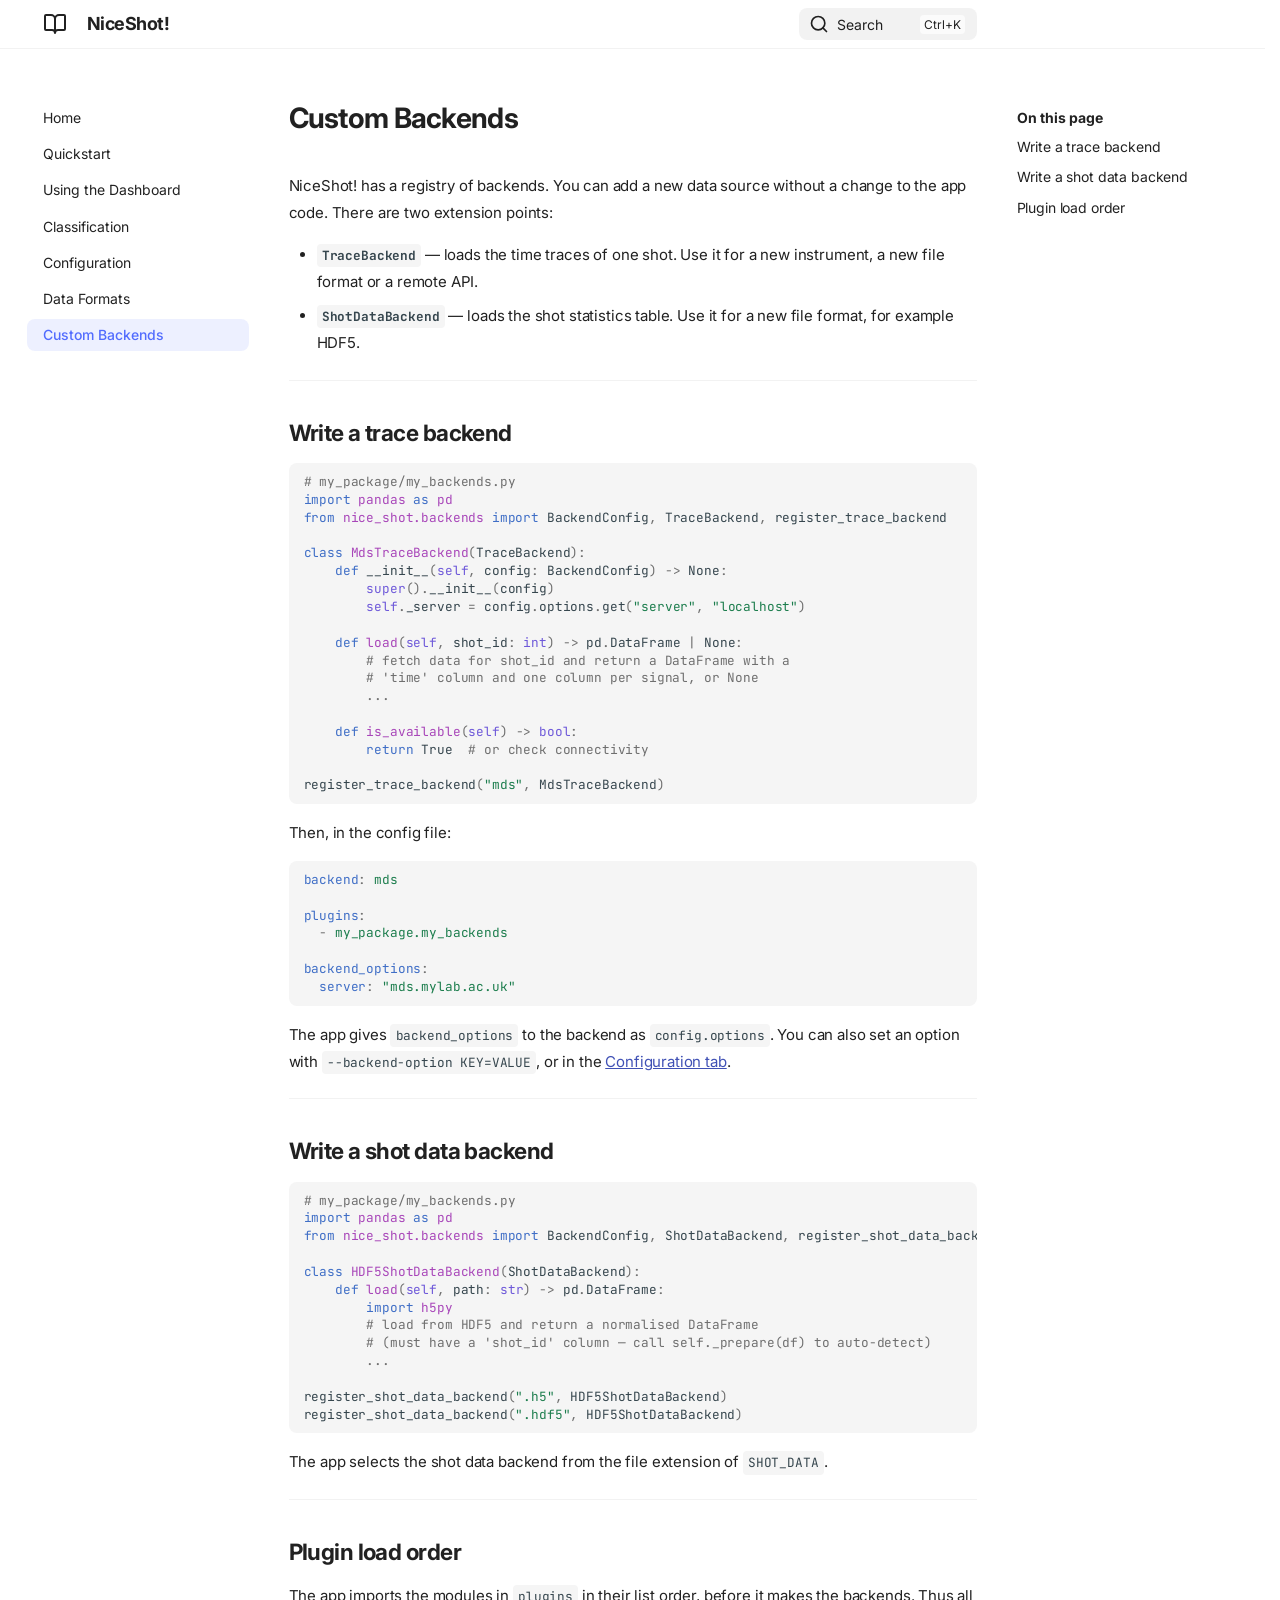
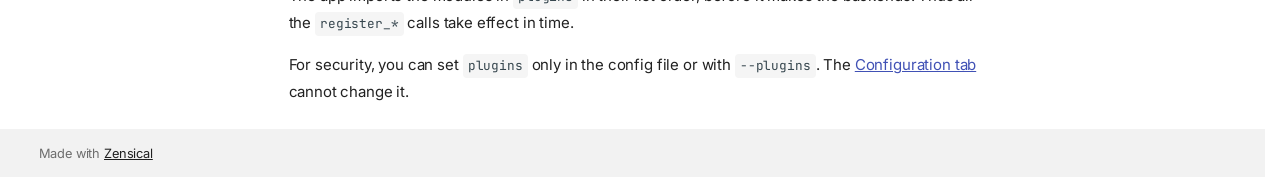
<file: site/custom-backends/index.html>
<!doctype html>
<html lang="en" class="no-js">
  <head>
    
      <meta charset="utf-8">
      <meta name="viewport" content="width=device-width,initial-scale=1">
      
        <meta name="description" content="Interactive tokamak shot dashboard">
      
      
      
      
        <link rel="prev" href="../data-formats/">
      
      
      
        
      
      
      <link rel="icon" href="../assets/images/favicon.png">
      <meta name="generator" content="zensical-0.0.45">
    
    
      
        <title>Custom Backends - NiceShot!</title>
      
    
    
      
        
      
      <link rel="stylesheet" href="../assets/stylesheets/modern/main.fba56155.min.css">
      
      


    
    
      
    
    
      
        
        
        <link rel="preconnect" href="https://fonts.gstatic.com" crossorigin>
        <link rel="stylesheet" href="https://fonts.googleapis.com/css?family=Inter:300,300i,400,400i,500,500i,700,700i%7CJetBrains+Mono:400,400i,700,700i&amp;display=fallback">
        <style>:root{--md-text-font:"Inter";--md-code-font:"JetBrains Mono"}</style>
      
    
    
    <script>__md_scope=new URL("..",location),__md_scope.pathname.endsWith("/")||(__md_scope=new URL(__md_scope.pathname+"/",location)),__md_hash=e=>[...e].reduce(((e,t)=>(e<<5)-e+t.charCodeAt(0)),0),__md_get=(e,t=localStorage,_=__md_scope)=>JSON.parse(t.getItem(_.pathname+"."+e)),__md_set=(e,t,_=localStorage,a=__md_scope)=>{try{_.setItem(a.pathname+"."+e,JSON.stringify(t))}catch(e){}},document.documentElement.setAttribute("data-platform",navigator.platform)</script>
    
      

    
    
  </head>
  
  
    <body dir="ltr">
  
    
    <input class="md-toggle" data-md-toggle="drawer" type="checkbox" id="__drawer" autocomplete="off">
    <input class="md-toggle" data-md-toggle="search" type="checkbox" id="__search" autocomplete="off">
    <label class="md-overlay" for="__drawer" aria-label="Navigation"></label>
    <div data-md-component="skip">
      
        
        <a href="#custom-backends" class="md-skip">
          Skip to content
        </a>
      
    </div>
    <div data-md-component="announce">
      
    </div>
    
    
      

  

<header class="md-header md-header--shadow" data-md-component="header">
  <nav class="md-header__inner md-grid" aria-label="Header">
    <a href="./.." title="NiceShot!" class="md-header__button md-logo" aria-label="NiceShot!" data-md-component="logo">
      
  
  <svg xmlns="http://www.w3.org/2000/svg" fill="none" stroke="currentColor" stroke-linecap="round" stroke-linejoin="round" stroke-width="2" class="lucide lucide-book-open" viewBox="0 0 24 24"><path d="M12 7v14M3 18a1 1 0 0 1-1-1V4a1 1 0 0 1 1-1h5a4 4 0 0 1 4 4 4 4 0 0 1 4-4h5a1 1 0 0 1 1 1v13a1 1 0 0 1-1 1h-6a3 3 0 0 0-3 3 3 3 0 0 0-3-3z"/></svg>

    </a>
    <label class="md-header__button md-icon" for="__drawer" aria-label="Navigation">
      
      <svg xmlns="http://www.w3.org/2000/svg" fill="none" stroke="currentColor" stroke-linecap="round" stroke-linejoin="round" stroke-width="2" class="lucide lucide-menu" viewBox="0 0 24 24"><path d="M4 5h16M4 12h16M4 19h16"/></svg>
    </label>
    <div class="md-header__title" data-md-component="header-title">
      <div class="md-header__ellipsis">
        <div class="md-header__topic">
          <span class="md-ellipsis">
            NiceShot!
          </span>
        </div>
        <div class="md-header__topic" data-md-component="header-topic">
          <span class="md-ellipsis">
            
              Custom Backends
            
          </span>
        </div>
      </div>
    </div>
    
    
      <script>var palette=__md_get("__palette");if(palette&&palette.color){if("(prefers-color-scheme)"===palette.color.media){var media=matchMedia("(prefers-color-scheme: light)"),input=document.querySelector(media.matches?"[data-md-color-media='(prefers-color-scheme: light)']":"[data-md-color-media='(prefers-color-scheme: dark)']");palette.color.media=input.getAttribute("data-md-color-media"),palette.color.scheme=input.getAttribute("data-md-color-scheme"),palette.color.primary=input.getAttribute("data-md-color-primary"),palette.color.accent=input.getAttribute("data-md-color-accent")}for(var[key,value]of Object.entries(palette.color))document.body.setAttribute("data-md-color-"+key,value)}</script>
    
    
    
      
      
        <label class="md-header__button md-icon" for="__search" aria-label="Search">
          
          <svg xmlns="http://www.w3.org/2000/svg" fill="none" stroke="currentColor" stroke-linecap="round" stroke-linejoin="round" stroke-width="2" class="lucide lucide-search" viewBox="0 0 24 24"><path d="m21 21-4.34-4.34"/><circle cx="11" cy="11" r="8"/></svg>
        </label>
        <div class="md-search" data-md-component="search" role="dialog" aria-label="Search">
  <button type="button" class="md-search__button">
    Search
  </button>
</div>
      
    
    <div class="md-header__source">
      
    </div>
  </nav>
  
</header>
    
    <div class="md-container" data-md-component="container">
      
      
        
          
        
      
      <main class="md-main" data-md-component="main">
        <div class="md-main__inner md-grid">
          
            
              
              <div class="md-sidebar md-sidebar--primary" data-md-component="sidebar" data-md-type="navigation" >
                <div class="md-sidebar__scrollwrap">
                  <div class="md-sidebar__inner">
                    



<nav class="md-nav md-nav--primary" aria-label="Navigation" data-md-level="0">
  <label class="md-nav__title" for="__drawer">
    <a href="./.." title="NiceShot!" class="md-nav__button md-logo" aria-label="NiceShot!" data-md-component="logo">
      
  
  <svg xmlns="http://www.w3.org/2000/svg" fill="none" stroke="currentColor" stroke-linecap="round" stroke-linejoin="round" stroke-width="2" class="lucide lucide-book-open" viewBox="0 0 24 24"><path d="M12 7v14M3 18a1 1 0 0 1-1-1V4a1 1 0 0 1 1-1h5a4 4 0 0 1 4 4 4 4 0 0 1 4-4h5a1 1 0 0 1 1 1v13a1 1 0 0 1-1 1h-6a3 3 0 0 0-3 3 3 3 0 0 0-3-3z"/></svg>

    </a>
    NiceShot!
  </label>
  
  <ul class="md-nav__list" data-md-scrollfix>
    
      
      
  
  
  
  
    <li class="md-nav__item">
      <a href="./.." class="md-nav__link">
        
  
  
  <span class="md-ellipsis">
    
  
  Home

    
  </span>
  
  

      </a>
    </li>
  

    
      
      
  
  
  
  
    <li class="md-nav__item">
      <a href="../quickstart/" class="md-nav__link">
        
  
  
  <span class="md-ellipsis">
    
  
  Quickstart

    
  </span>
  
  

      </a>
    </li>
  

    
      
      
  
  
  
  
    <li class="md-nav__item">
      <a href="../dashboard/" class="md-nav__link">
        
  
  
  <span class="md-ellipsis">
    
  
  Using the Dashboard

    
  </span>
  
  

      </a>
    </li>
  

    
      
      
  
  
  
  
    <li class="md-nav__item">
      <a href="../classification/" class="md-nav__link">
        
  
  
  <span class="md-ellipsis">
    
  
  Classification

    
  </span>
  
  

      </a>
    </li>
  

    
      
      
  
  
  
  
    <li class="md-nav__item">
      <a href="../configuration/" class="md-nav__link">
        
  
  
  <span class="md-ellipsis">
    
  
  Configuration

    
  </span>
  
  

      </a>
    </li>
  

    
      
      
  
  
  
  
    <li class="md-nav__item">
      <a href="../data-formats/" class="md-nav__link">
        
  
  
  <span class="md-ellipsis">
    
  
  Data Formats

    
  </span>
  
  

      </a>
    </li>
  

    
      
      
  
  
    
  
  
  
    <li class="md-nav__item md-nav__item--active">
      
      
      
      
        
      
      
        <label class="md-nav__link md-nav__link--active" for="__toc">
          
  
  
  <span class="md-ellipsis">
    
  
  Custom Backends

    
  </span>
  
  

          <span class="md-nav__icon md-icon"></span>
        </label>
      
      <a href="././" class="md-nav__link md-nav__link--active">
        
  
  
  <span class="md-ellipsis">
    
  
  Custom Backends

    
  </span>
  
  

      </a>
      
        


<nav class="md-nav md-nav--secondary" aria-label="On this page">
  
  
  
    
  
  
    <label class="md-nav__title" for="__toc">
      <span class="md-nav__icon md-icon"></span>
      On this page
    </label>
    <ul class="md-nav__list" data-md-component="toc" data-md-scrollfix>
      
        <li class="md-nav__item">
  <a href="#write-a-trace-backend" class="md-nav__link">
    <span class="md-ellipsis">
      <span class="md-typeset">
        Write a trace backend
      </span>
    </span>
  </a>
  
</li>
      
        <li class="md-nav__item">
  <a href="#write-a-shot-data-backend" class="md-nav__link">
    <span class="md-ellipsis">
      <span class="md-typeset">
        Write a shot data backend
      </span>
    </span>
  </a>
  
</li>
      
        <li class="md-nav__item">
  <a href="#plugin-load-order" class="md-nav__link">
    <span class="md-ellipsis">
      <span class="md-typeset">
        Plugin load order
      </span>
    </span>
  </a>
  
</li>
      
    </ul>
  
</nav>
      
    </li>
  

    
  </ul>
</nav>
                  </div>
                </div>
              </div>
            
            
              
              <div class="md-sidebar md-sidebar--secondary" data-md-component="sidebar" data-md-type="toc" >
                <div class="md-sidebar__scrollwrap">
                  
                    
                    
                    
                      
                    
                    
                      <input class="md-nav__toggle md-toggle" type="checkbox" id="__toc">
                      <div class="md-sidebar-button__wrapper">
                        <label class="md-sidebar-button" for="__toc"></label>
                      </div>
                    
                  
                  <div class="md-sidebar__inner">
                    


<nav class="md-nav md-nav--secondary" aria-label="On this page">
  
  
  
    
  
  
    <label class="md-nav__title" for="__toc">
      <span class="md-nav__icon md-icon"></span>
      On this page
    </label>
    <ul class="md-nav__list" data-md-component="toc" data-md-scrollfix>
      
        <li class="md-nav__item">
  <a href="#write-a-trace-backend" class="md-nav__link">
    <span class="md-ellipsis">
      <span class="md-typeset">
        Write a trace backend
      </span>
    </span>
  </a>
  
</li>
      
        <li class="md-nav__item">
  <a href="#write-a-shot-data-backend" class="md-nav__link">
    <span class="md-ellipsis">
      <span class="md-typeset">
        Write a shot data backend
      </span>
    </span>
  </a>
  
</li>
      
        <li class="md-nav__item">
  <a href="#plugin-load-order" class="md-nav__link">
    <span class="md-ellipsis">
      <span class="md-typeset">
        Plugin load order
      </span>
    </span>
  </a>
  
</li>
      
    </ul>
  
</nav>
                  </div>
                </div>
              </div>
            
          
          
            <div class="md-content" data-md-component="content">
              
              <article class="md-content__inner md-typeset">
                
                  

<h1 id="custom-backends">Custom Backends<a class="headerlink" href="#custom-backends" title="Permanent link">&para;</a></h1>
<p>NiceShot! has a registry of backends. You can add a new data source without a change to the app code. There are two extension points:</p>
<ul>
<li><strong><code>TraceBackend</code></strong> — loads the time traces of one shot. Use it for a new instrument, a new file format or a remote API.</li>
<li><strong><code>ShotDataBackend</code></strong> — loads the shot statistics table. Use it for a new file format, for example HDF5.</li>
</ul>
<hr />
<h2 id="write-a-trace-backend">Write a trace backend<a class="headerlink" href="#write-a-trace-backend" title="Permanent link">&para;</a></h2>
<div class="language-python highlight"><pre><span></span><code><span id="__span-0-1"><a id="__codelineno-0-1" name="__codelineno-0-1" href="#__codelineno-0-1"></a><span class="c1"># my_package/my_backends.py</span>
</span><span id="__span-0-2"><a id="__codelineno-0-2" name="__codelineno-0-2" href="#__codelineno-0-2"></a><span class="kn">import</span><span class="w"> </span><span class="nn">pandas</span><span class="w"> </span><span class="k">as</span><span class="w"> </span><span class="nn">pd</span>
</span><span id="__span-0-3"><a id="__codelineno-0-3" name="__codelineno-0-3" href="#__codelineno-0-3"></a><span class="kn">from</span><span class="w"> </span><span class="nn">nice_shot.backends</span><span class="w"> </span><span class="kn">import</span> <span class="n">BackendConfig</span><span class="p">,</span> <span class="n">TraceBackend</span><span class="p">,</span> <span class="n">register_trace_backend</span>
</span><span id="__span-0-4"><a id="__codelineno-0-4" name="__codelineno-0-4" href="#__codelineno-0-4"></a>
</span><span id="__span-0-5"><a id="__codelineno-0-5" name="__codelineno-0-5" href="#__codelineno-0-5"></a><span class="k">class</span><span class="w"> </span><span class="nc">MdsTraceBackend</span><span class="p">(</span><span class="n">TraceBackend</span><span class="p">):</span>
</span><span id="__span-0-6"><a id="__codelineno-0-6" name="__codelineno-0-6" href="#__codelineno-0-6"></a>    <span class="k">def</span><span class="w"> </span><span class="fm">__init__</span><span class="p">(</span><span class="bp">self</span><span class="p">,</span> <span class="n">config</span><span class="p">:</span> <span class="n">BackendConfig</span><span class="p">)</span> <span class="o">-&gt;</span> <span class="kc">None</span><span class="p">:</span>
</span><span id="__span-0-7"><a id="__codelineno-0-7" name="__codelineno-0-7" href="#__codelineno-0-7"></a>        <span class="nb">super</span><span class="p">()</span><span class="o">.</span><span class="fm">__init__</span><span class="p">(</span><span class="n">config</span><span class="p">)</span>
</span><span id="__span-0-8"><a id="__codelineno-0-8" name="__codelineno-0-8" href="#__codelineno-0-8"></a>        <span class="bp">self</span><span class="o">.</span><span class="n">_server</span> <span class="o">=</span> <span class="n">config</span><span class="o">.</span><span class="n">options</span><span class="o">.</span><span class="n">get</span><span class="p">(</span><span class="s2">&quot;server&quot;</span><span class="p">,</span> <span class="s2">&quot;localhost&quot;</span><span class="p">)</span>
</span><span id="__span-0-9"><a id="__codelineno-0-9" name="__codelineno-0-9" href="#__codelineno-0-9"></a>
</span><span id="__span-0-10"><a id="__codelineno-0-10" name="__codelineno-0-10" href="#__codelineno-0-10"></a>    <span class="k">def</span><span class="w"> </span><span class="nf">load</span><span class="p">(</span><span class="bp">self</span><span class="p">,</span> <span class="n">shot_id</span><span class="p">:</span> <span class="nb">int</span><span class="p">)</span> <span class="o">-&gt;</span> <span class="n">pd</span><span class="o">.</span><span class="n">DataFrame</span> <span class="o">|</span> <span class="kc">None</span><span class="p">:</span>
</span><span id="__span-0-11"><a id="__codelineno-0-11" name="__codelineno-0-11" href="#__codelineno-0-11"></a>        <span class="c1"># fetch data for shot_id and return a DataFrame with a</span>
</span><span id="__span-0-12"><a id="__codelineno-0-12" name="__codelineno-0-12" href="#__codelineno-0-12"></a>        <span class="c1"># &#39;time&#39; column and one column per signal, or None</span>
</span><span id="__span-0-13"><a id="__codelineno-0-13" name="__codelineno-0-13" href="#__codelineno-0-13"></a>        <span class="o">...</span>
</span><span id="__span-0-14"><a id="__codelineno-0-14" name="__codelineno-0-14" href="#__codelineno-0-14"></a>
</span><span id="__span-0-15"><a id="__codelineno-0-15" name="__codelineno-0-15" href="#__codelineno-0-15"></a>    <span class="k">def</span><span class="w"> </span><span class="nf">is_available</span><span class="p">(</span><span class="bp">self</span><span class="p">)</span> <span class="o">-&gt;</span> <span class="nb">bool</span><span class="p">:</span>
</span><span id="__span-0-16"><a id="__codelineno-0-16" name="__codelineno-0-16" href="#__codelineno-0-16"></a>        <span class="k">return</span> <span class="kc">True</span>  <span class="c1"># or check connectivity</span>
</span><span id="__span-0-17"><a id="__codelineno-0-17" name="__codelineno-0-17" href="#__codelineno-0-17"></a>
</span><span id="__span-0-18"><a id="__codelineno-0-18" name="__codelineno-0-18" href="#__codelineno-0-18"></a><span class="n">register_trace_backend</span><span class="p">(</span><span class="s2">&quot;mds&quot;</span><span class="p">,</span> <span class="n">MdsTraceBackend</span><span class="p">)</span>
</span></code></pre></div>
<p>Then, in the config file:</p>
<div class="language-yaml highlight"><pre><span></span><code><span id="__span-1-1"><a id="__codelineno-1-1" name="__codelineno-1-1" href="#__codelineno-1-1"></a><span class="nt">backend</span><span class="p">:</span><span class="w"> </span><span class="l l-Scalar l-Scalar-Plain">mds</span>
</span><span id="__span-1-2"><a id="__codelineno-1-2" name="__codelineno-1-2" href="#__codelineno-1-2"></a>
</span><span id="__span-1-3"><a id="__codelineno-1-3" name="__codelineno-1-3" href="#__codelineno-1-3"></a><span class="nt">plugins</span><span class="p">:</span>
</span><span id="__span-1-4"><a id="__codelineno-1-4" name="__codelineno-1-4" href="#__codelineno-1-4"></a><span class="w">  </span><span class="p p-Indicator">-</span><span class="w"> </span><span class="l l-Scalar l-Scalar-Plain">my_package.my_backends</span>
</span><span id="__span-1-5"><a id="__codelineno-1-5" name="__codelineno-1-5" href="#__codelineno-1-5"></a>
</span><span id="__span-1-6"><a id="__codelineno-1-6" name="__codelineno-1-6" href="#__codelineno-1-6"></a><span class="nt">backend_options</span><span class="p">:</span>
</span><span id="__span-1-7"><a id="__codelineno-1-7" name="__codelineno-1-7" href="#__codelineno-1-7"></a><span class="w">  </span><span class="nt">server</span><span class="p">:</span><span class="w"> </span><span class="s">&quot;mds.mylab.ac.uk&quot;</span>
</span></code></pre></div>
<p>The app gives <code>backend_options</code> to the backend as <code>config.options</code>. You can also set an option with <code>--backend-option KEY=VALUE</code>, or in the <a href="../configuration/#configuration-tab">Configuration tab</a>.</p>
<hr />
<h2 id="write-a-shot-data-backend">Write a shot data backend<a class="headerlink" href="#write-a-shot-data-backend" title="Permanent link">&para;</a></h2>
<div class="language-python highlight"><pre><span></span><code><span id="__span-2-1"><a id="__codelineno-2-1" name="__codelineno-2-1" href="#__codelineno-2-1"></a><span class="c1"># my_package/my_backends.py</span>
</span><span id="__span-2-2"><a id="__codelineno-2-2" name="__codelineno-2-2" href="#__codelineno-2-2"></a><span class="kn">import</span><span class="w"> </span><span class="nn">pandas</span><span class="w"> </span><span class="k">as</span><span class="w"> </span><span class="nn">pd</span>
</span><span id="__span-2-3"><a id="__codelineno-2-3" name="__codelineno-2-3" href="#__codelineno-2-3"></a><span class="kn">from</span><span class="w"> </span><span class="nn">nice_shot.backends</span><span class="w"> </span><span class="kn">import</span> <span class="n">BackendConfig</span><span class="p">,</span> <span class="n">ShotDataBackend</span><span class="p">,</span> <span class="n">register_shot_data_backend</span>
</span><span id="__span-2-4"><a id="__codelineno-2-4" name="__codelineno-2-4" href="#__codelineno-2-4"></a>
</span><span id="__span-2-5"><a id="__codelineno-2-5" name="__codelineno-2-5" href="#__codelineno-2-5"></a><span class="k">class</span><span class="w"> </span><span class="nc">HDF5ShotDataBackend</span><span class="p">(</span><span class="n">ShotDataBackend</span><span class="p">):</span>
</span><span id="__span-2-6"><a id="__codelineno-2-6" name="__codelineno-2-6" href="#__codelineno-2-6"></a>    <span class="k">def</span><span class="w"> </span><span class="nf">load</span><span class="p">(</span><span class="bp">self</span><span class="p">,</span> <span class="n">path</span><span class="p">:</span> <span class="nb">str</span><span class="p">)</span> <span class="o">-&gt;</span> <span class="n">pd</span><span class="o">.</span><span class="n">DataFrame</span><span class="p">:</span>
</span><span id="__span-2-7"><a id="__codelineno-2-7" name="__codelineno-2-7" href="#__codelineno-2-7"></a>        <span class="kn">import</span><span class="w"> </span><span class="nn">h5py</span>
</span><span id="__span-2-8"><a id="__codelineno-2-8" name="__codelineno-2-8" href="#__codelineno-2-8"></a>        <span class="c1"># load from HDF5 and return a normalised DataFrame</span>
</span><span id="__span-2-9"><a id="__codelineno-2-9" name="__codelineno-2-9" href="#__codelineno-2-9"></a>        <span class="c1"># (must have a &#39;shot_id&#39; column — call self._prepare(df) to auto-detect)</span>
</span><span id="__span-2-10"><a id="__codelineno-2-10" name="__codelineno-2-10" href="#__codelineno-2-10"></a>        <span class="o">...</span>
</span><span id="__span-2-11"><a id="__codelineno-2-11" name="__codelineno-2-11" href="#__codelineno-2-11"></a>
</span><span id="__span-2-12"><a id="__codelineno-2-12" name="__codelineno-2-12" href="#__codelineno-2-12"></a><span class="n">register_shot_data_backend</span><span class="p">(</span><span class="s2">&quot;.h5&quot;</span><span class="p">,</span> <span class="n">HDF5ShotDataBackend</span><span class="p">)</span>
</span><span id="__span-2-13"><a id="__codelineno-2-13" name="__codelineno-2-13" href="#__codelineno-2-13"></a><span class="n">register_shot_data_backend</span><span class="p">(</span><span class="s2">&quot;.hdf5&quot;</span><span class="p">,</span> <span class="n">HDF5ShotDataBackend</span><span class="p">)</span>
</span></code></pre></div>
<p>The app selects the shot data backend from the file extension of <code>SHOT_DATA</code>.</p>
<hr />
<h2 id="plugin-load-order">Plugin load order<a class="headerlink" href="#plugin-load-order" title="Permanent link">&para;</a></h2>
<p>The app imports the modules in <code>plugins</code> in their list order, before it makes the backends. Thus all the <code>register_*</code> calls take effect in time.</p>
<p>For security, you can set <code>plugins</code> only in the config file or with <code>--plugins</code>. The <a href="../configuration/#what-the-tab-does-not-change">Configuration tab</a> cannot change it.</p>














                
              </article>
            </div>
          
          
<script>var target=document.getElementById(location.hash.slice(1));target&&target.name&&(target.checked=target.name.startsWith("__tabbed_"))</script>
        </div>
        
      </main>
      
        <footer class="md-footer">
  
  <div class="md-footer-meta md-typeset">
    <div class="md-footer-meta__inner md-grid">
      <div class="md-copyright">
  
  
    Made with
    <a href="https://zensical.org/" target="_blank" rel="noopener">
      Zensical
    </a>
  
</div>
      
    </div>
  </div>
</footer>
      
    </div>
    <div class="md-dialog" data-md-component="dialog">
      <div class="md-dialog__inner md-typeset"></div>
    </div>
    
    
    
      
      
      <script id="__config" type="application/json">{"annotate":null,"base":"..","features":[],"search":"../assets/javascripts/workers/search.e2d2d235.min.js","tags":null,"translations":{"clipboard.copied":"Copied to clipboard","clipboard.copy":"Copy to clipboard","search.result.more.one":"1 more on this page","search.result.more.other":"# more on this page","search.result.none":"No matching documents","search.result.one":"1 matching document","search.result.other":"# matching documents","search.result.placeholder":"Type to start searching","search.result.term.missing":"Missing","select.version":"Select version"},"version":null}</script>
    
    
      <script src="../assets/javascripts/bundle.6e5f0216.min.js"></script>
      
    
  </body>
</html>
</file>
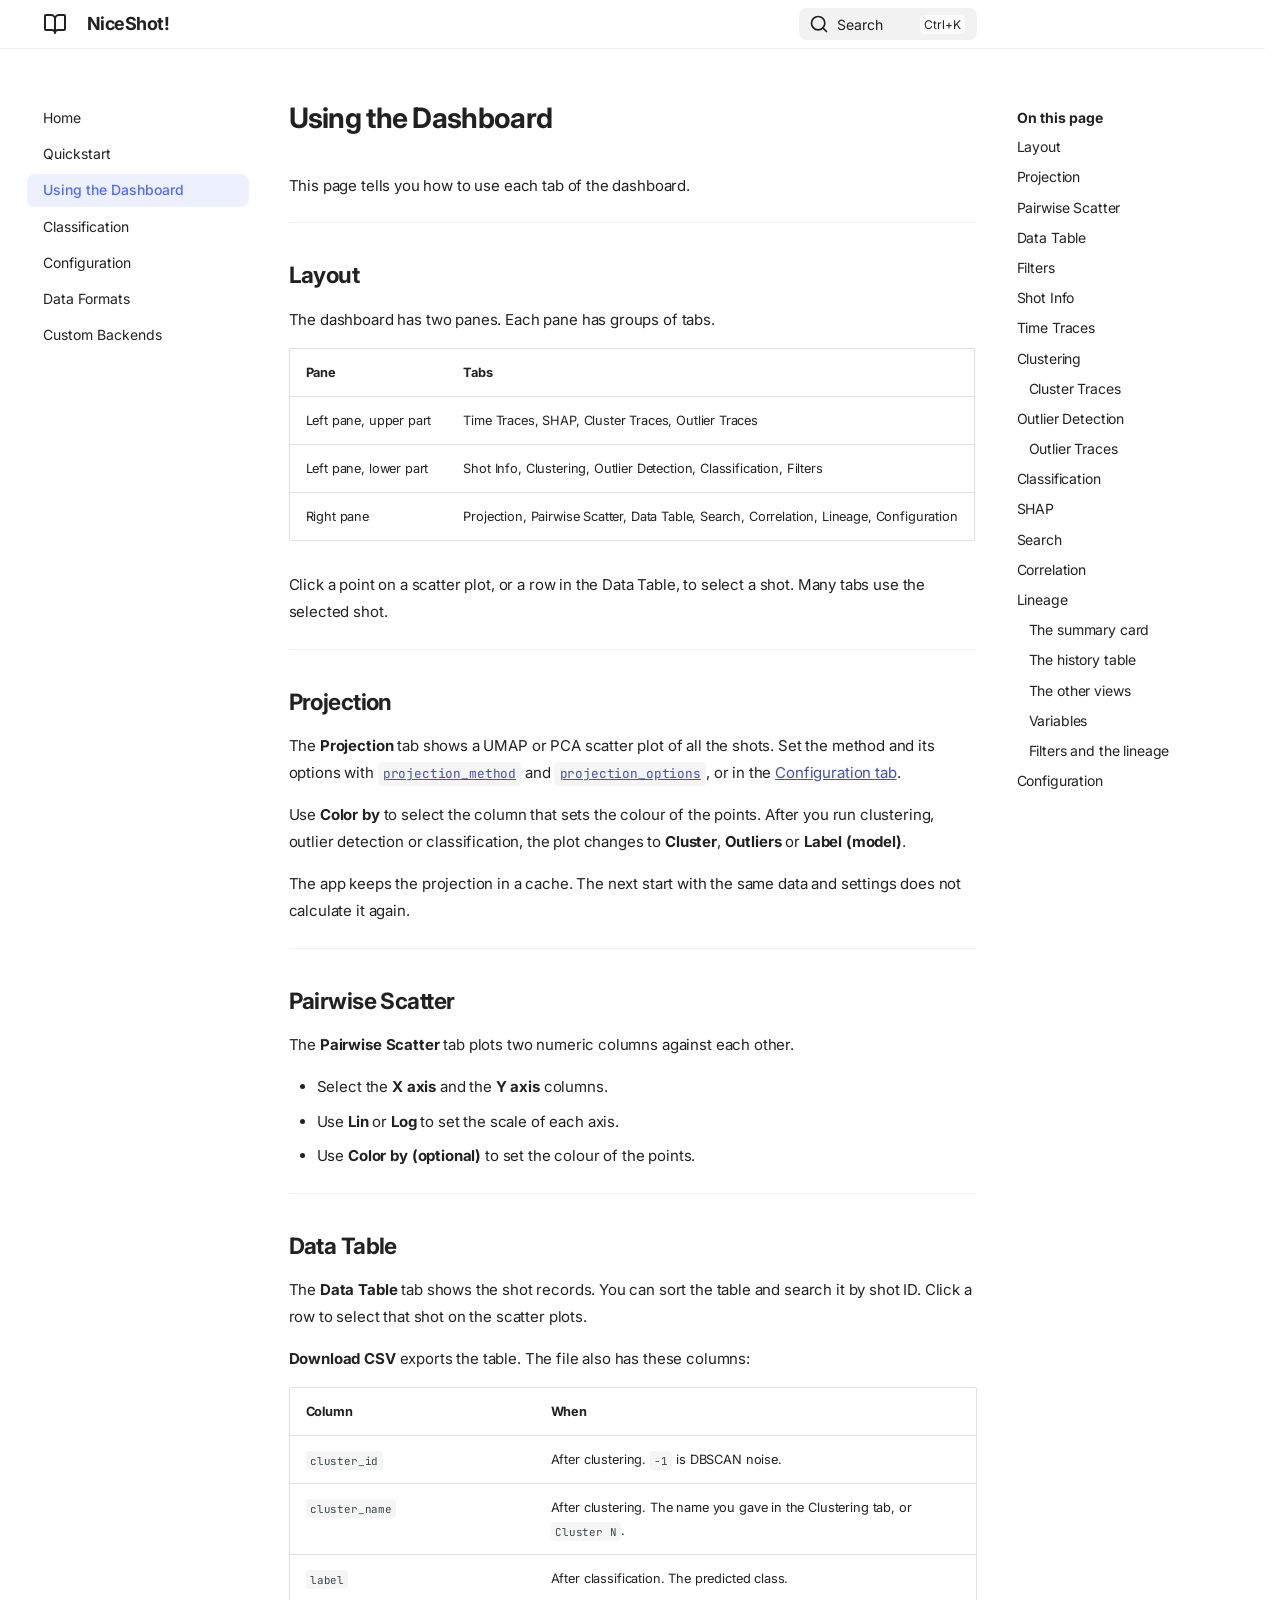
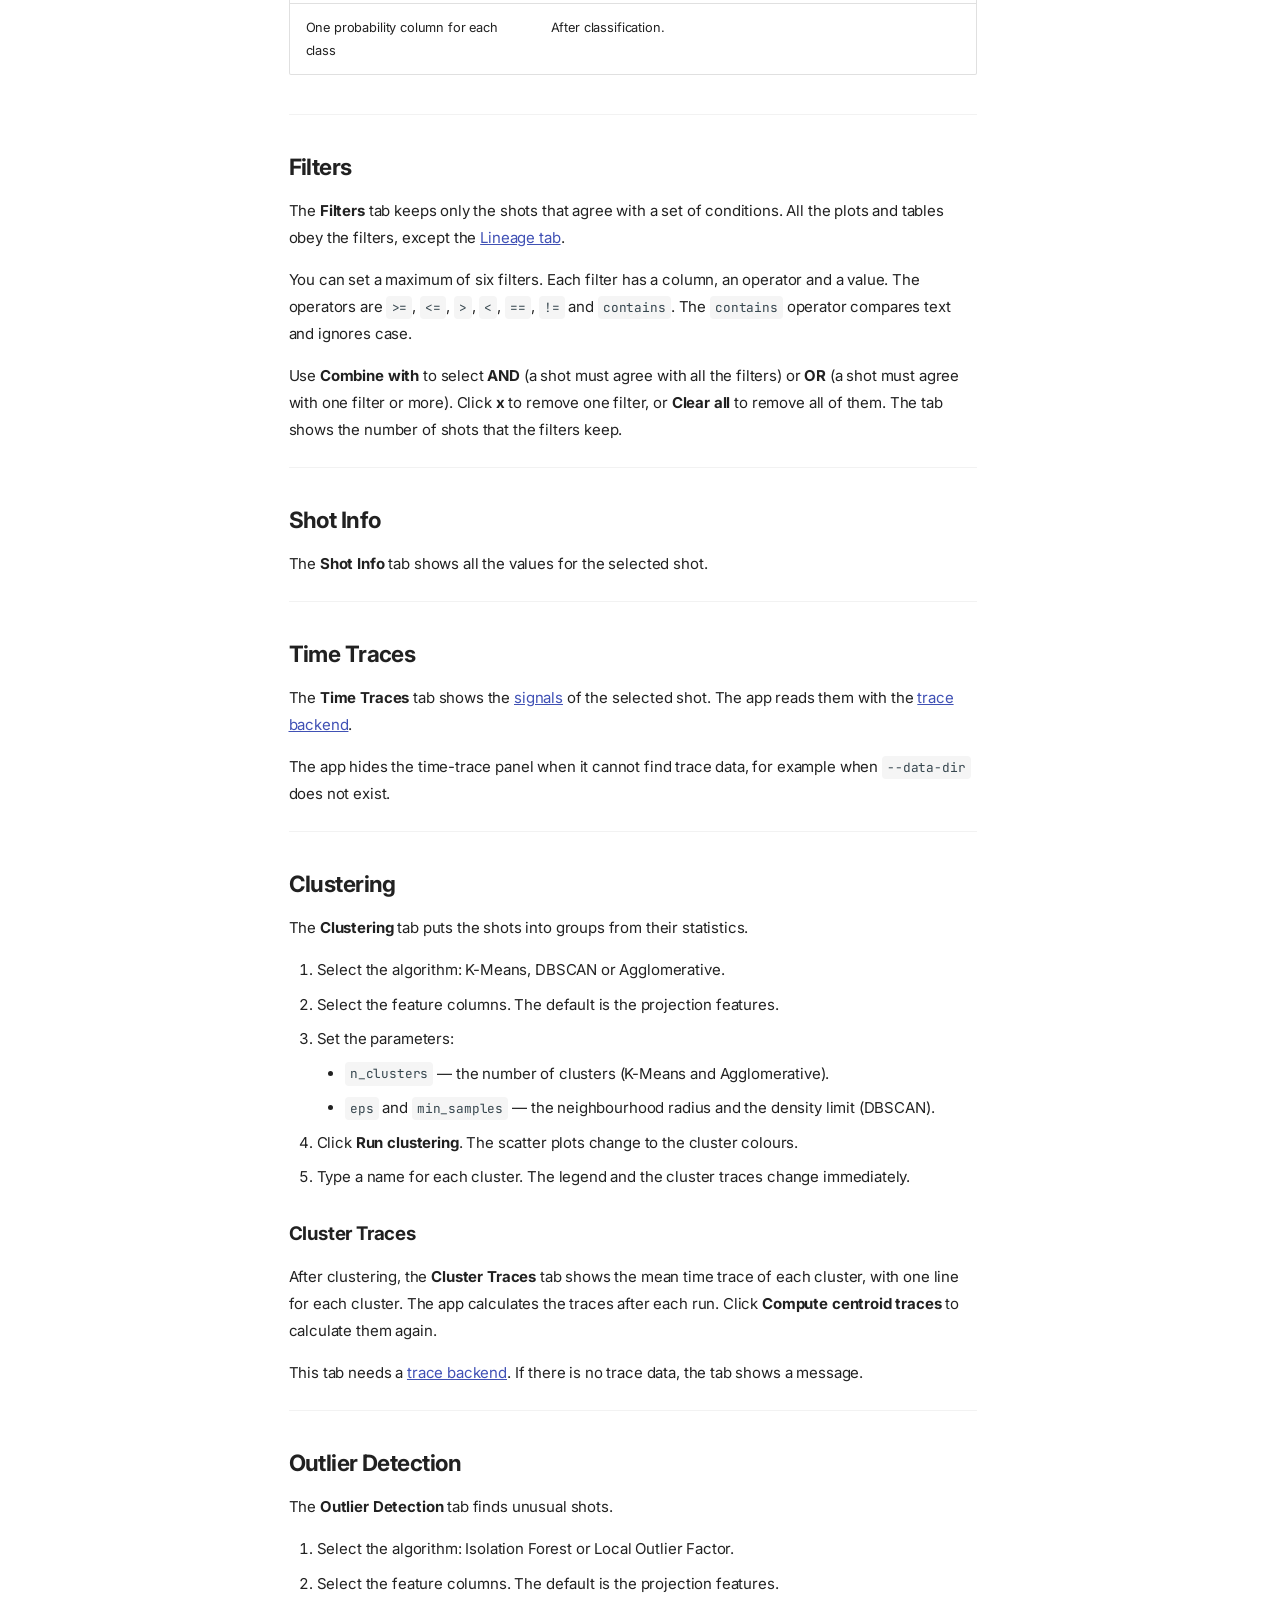
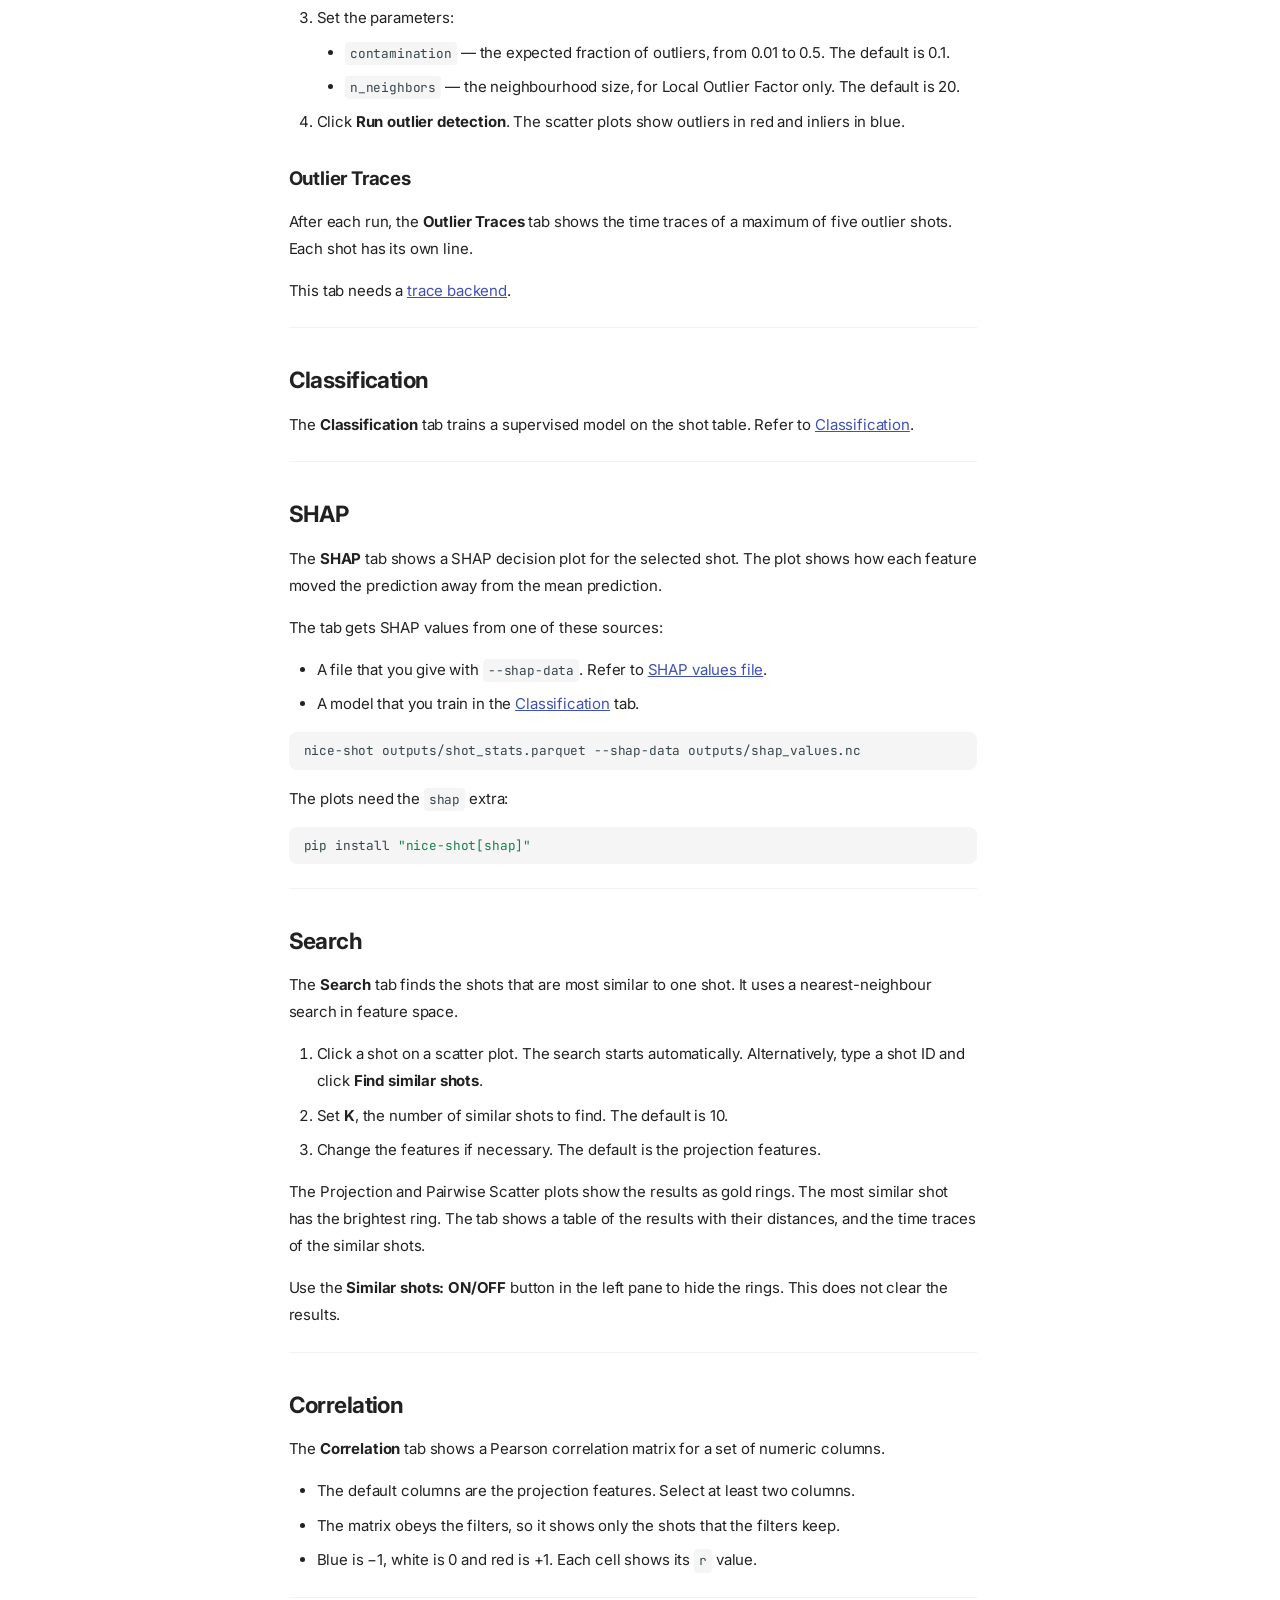
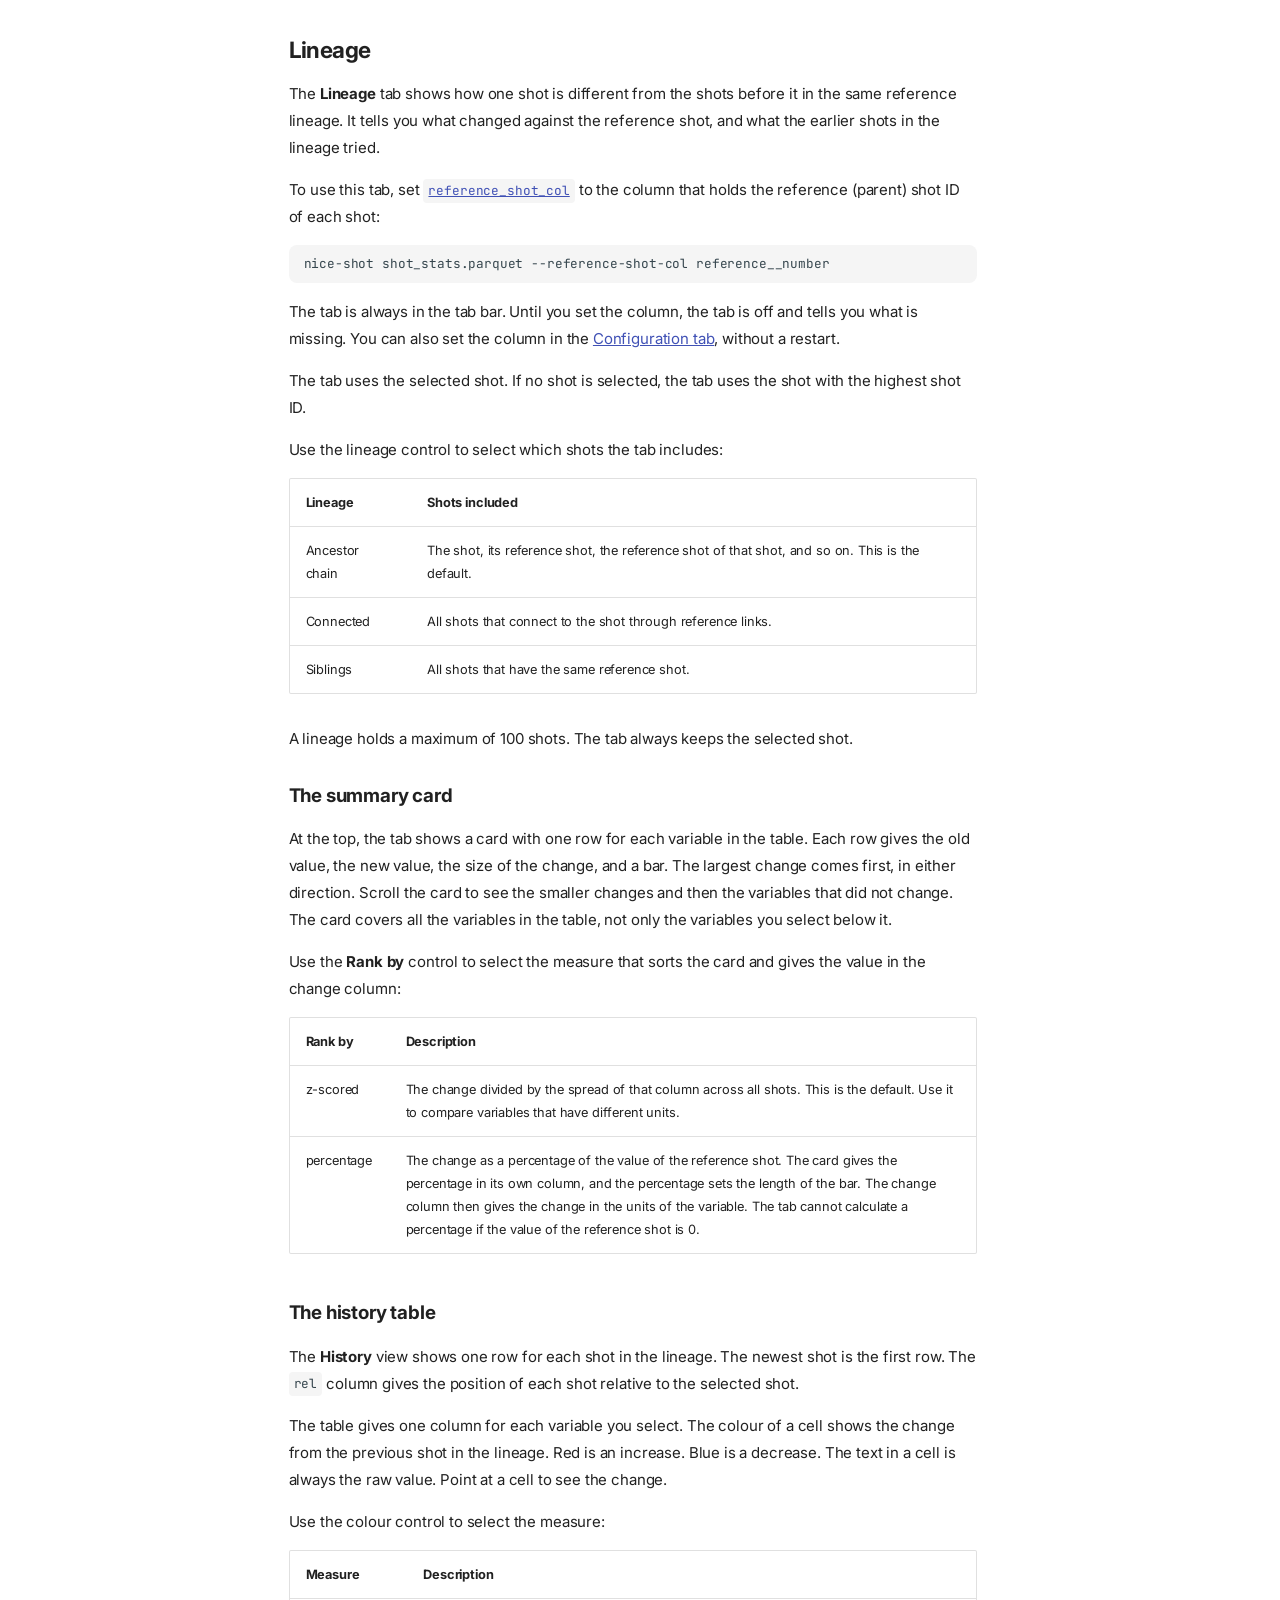
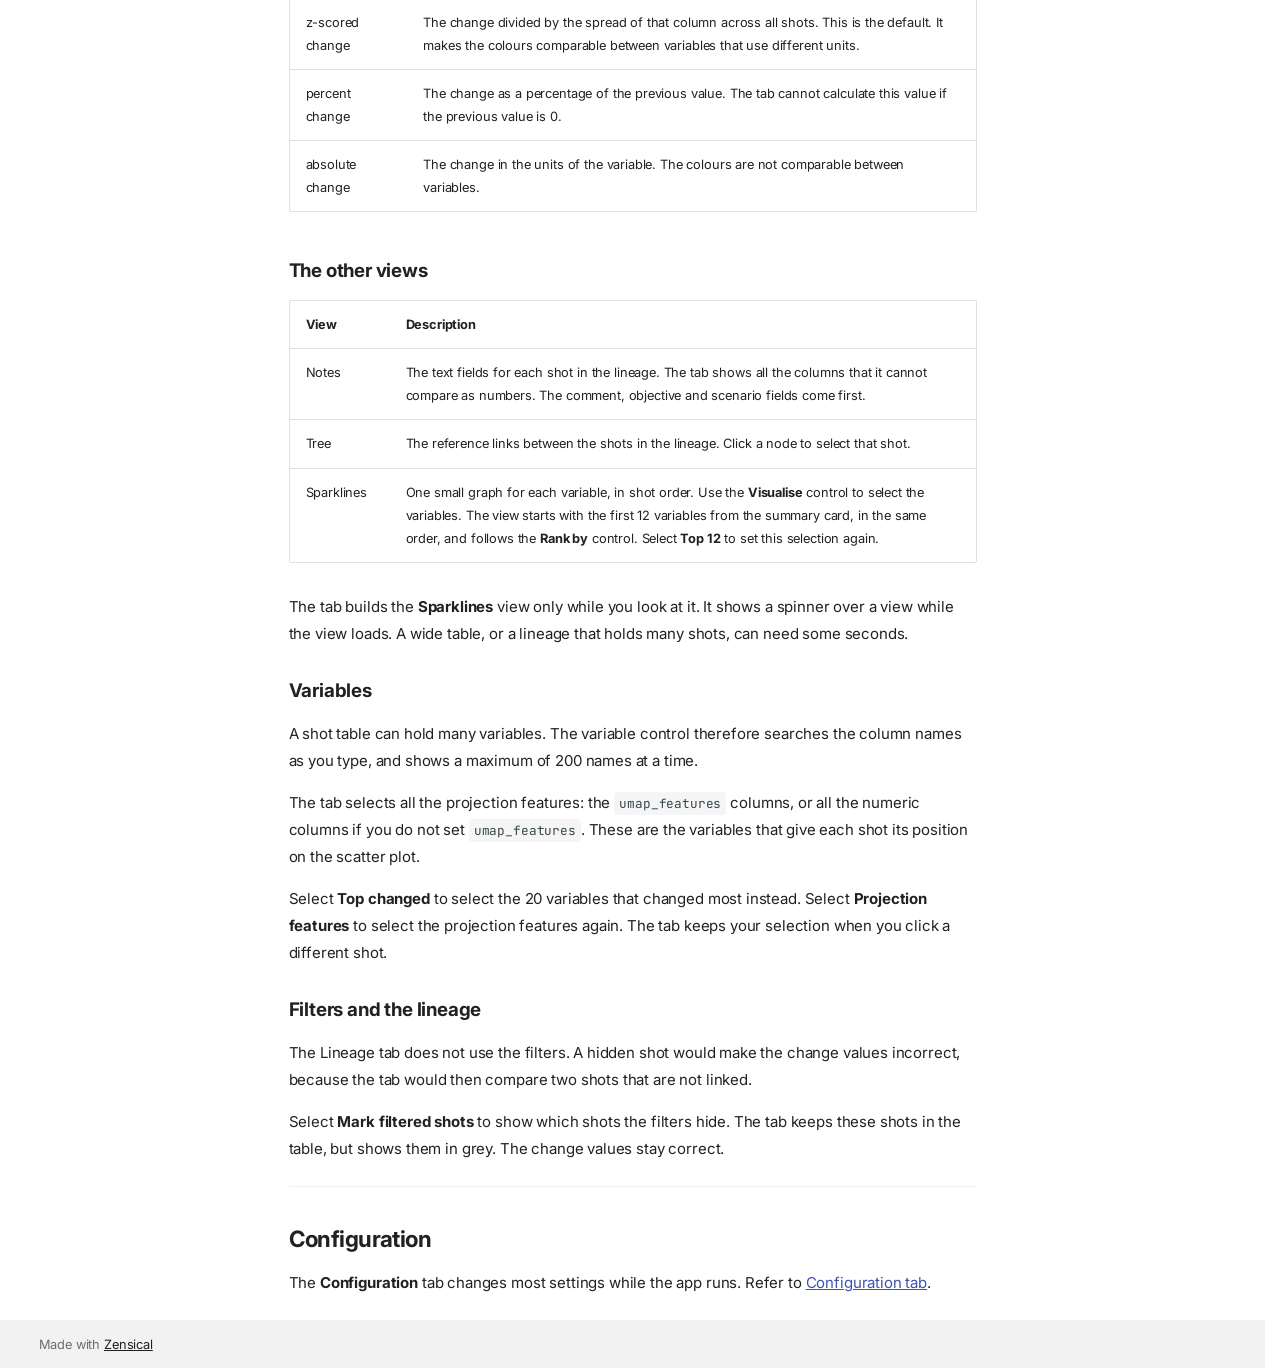
<file: site/dashboard/index.html>
<!doctype html>
<html lang="en" class="no-js">
  <head>
    
      <meta charset="utf-8">
      <meta name="viewport" content="width=device-width,initial-scale=1">
      
        <meta name="description" content="Interactive tokamak shot dashboard">
      
      
      
      
        <link rel="prev" href="../quickstart/">
      
      
        <link rel="next" href="../classification/">
      
      
        
      
      
      <link rel="icon" href="../assets/images/favicon.png">
      <meta name="generator" content="zensical-0.0.45">
    
    
      
        <title>Using the Dashboard - NiceShot!</title>
      
    
    
      
        
      
      <link rel="stylesheet" href="../assets/stylesheets/modern/main.fba56155.min.css">
      
      


    
    
      
    
    
      
        
        
        <link rel="preconnect" href="https://fonts.gstatic.com" crossorigin>
        <link rel="stylesheet" href="https://fonts.googleapis.com/css?family=Inter:300,300i,400,400i,500,500i,700,700i%7CJetBrains+Mono:400,400i,700,700i&amp;display=fallback">
        <style>:root{--md-text-font:"Inter";--md-code-font:"JetBrains Mono"}</style>
      
    
    
    <script>__md_scope=new URL("..",location),__md_scope.pathname.endsWith("/")||(__md_scope=new URL(__md_scope.pathname+"/",location)),__md_hash=e=>[...e].reduce(((e,t)=>(e<<5)-e+t.charCodeAt(0)),0),__md_get=(e,t=localStorage,_=__md_scope)=>JSON.parse(t.getItem(_.pathname+"."+e)),__md_set=(e,t,_=localStorage,a=__md_scope)=>{try{_.setItem(a.pathname+"."+e,JSON.stringify(t))}catch(e){}},document.documentElement.setAttribute("data-platform",navigator.platform)</script>
    
      

    
    
  </head>
  
  
    <body dir="ltr">
  
    
    <input class="md-toggle" data-md-toggle="drawer" type="checkbox" id="__drawer" autocomplete="off">
    <input class="md-toggle" data-md-toggle="search" type="checkbox" id="__search" autocomplete="off">
    <label class="md-overlay" for="__drawer" aria-label="Navigation"></label>
    <div data-md-component="skip">
      
        
        <a href="#using-the-dashboard" class="md-skip">
          Skip to content
        </a>
      
    </div>
    <div data-md-component="announce">
      
    </div>
    
    
      

  

<header class="md-header md-header--shadow" data-md-component="header">
  <nav class="md-header__inner md-grid" aria-label="Header">
    <a href="./.." title="NiceShot!" class="md-header__button md-logo" aria-label="NiceShot!" data-md-component="logo">
      
  
  <svg xmlns="http://www.w3.org/2000/svg" fill="none" stroke="currentColor" stroke-linecap="round" stroke-linejoin="round" stroke-width="2" class="lucide lucide-book-open" viewBox="0 0 24 24"><path d="M12 7v14M3 18a1 1 0 0 1-1-1V4a1 1 0 0 1 1-1h5a4 4 0 0 1 4 4 4 4 0 0 1 4-4h5a1 1 0 0 1 1 1v13a1 1 0 0 1-1 1h-6a3 3 0 0 0-3 3 3 3 0 0 0-3-3z"/></svg>

    </a>
    <label class="md-header__button md-icon" for="__drawer" aria-label="Navigation">
      
      <svg xmlns="http://www.w3.org/2000/svg" fill="none" stroke="currentColor" stroke-linecap="round" stroke-linejoin="round" stroke-width="2" class="lucide lucide-menu" viewBox="0 0 24 24"><path d="M4 5h16M4 12h16M4 19h16"/></svg>
    </label>
    <div class="md-header__title" data-md-component="header-title">
      <div class="md-header__ellipsis">
        <div class="md-header__topic">
          <span class="md-ellipsis">
            NiceShot!
          </span>
        </div>
        <div class="md-header__topic" data-md-component="header-topic">
          <span class="md-ellipsis">
            
              Using the Dashboard
            
          </span>
        </div>
      </div>
    </div>
    
    
      <script>var palette=__md_get("__palette");if(palette&&palette.color){if("(prefers-color-scheme)"===palette.color.media){var media=matchMedia("(prefers-color-scheme: light)"),input=document.querySelector(media.matches?"[data-md-color-media='(prefers-color-scheme: light)']":"[data-md-color-media='(prefers-color-scheme: dark)']");palette.color.media=input.getAttribute("data-md-color-media"),palette.color.scheme=input.getAttribute("data-md-color-scheme"),palette.color.primary=input.getAttribute("data-md-color-primary"),palette.color.accent=input.getAttribute("data-md-color-accent")}for(var[key,value]of Object.entries(palette.color))document.body.setAttribute("data-md-color-"+key,value)}</script>
    
    
    
      
      
        <label class="md-header__button md-icon" for="__search" aria-label="Search">
          
          <svg xmlns="http://www.w3.org/2000/svg" fill="none" stroke="currentColor" stroke-linecap="round" stroke-linejoin="round" stroke-width="2" class="lucide lucide-search" viewBox="0 0 24 24"><path d="m21 21-4.34-4.34"/><circle cx="11" cy="11" r="8"/></svg>
        </label>
        <div class="md-search" data-md-component="search" role="dialog" aria-label="Search">
  <button type="button" class="md-search__button">
    Search
  </button>
</div>
      
    
    <div class="md-header__source">
      
    </div>
  </nav>
  
</header>
    
    <div class="md-container" data-md-component="container">
      
      
        
          
        
      
      <main class="md-main" data-md-component="main">
        <div class="md-main__inner md-grid">
          
            
              
              <div class="md-sidebar md-sidebar--primary" data-md-component="sidebar" data-md-type="navigation" >
                <div class="md-sidebar__scrollwrap">
                  <div class="md-sidebar__inner">
                    



<nav class="md-nav md-nav--primary" aria-label="Navigation" data-md-level="0">
  <label class="md-nav__title" for="__drawer">
    <a href="./.." title="NiceShot!" class="md-nav__button md-logo" aria-label="NiceShot!" data-md-component="logo">
      
  
  <svg xmlns="http://www.w3.org/2000/svg" fill="none" stroke="currentColor" stroke-linecap="round" stroke-linejoin="round" stroke-width="2" class="lucide lucide-book-open" viewBox="0 0 24 24"><path d="M12 7v14M3 18a1 1 0 0 1-1-1V4a1 1 0 0 1 1-1h5a4 4 0 0 1 4 4 4 4 0 0 1 4-4h5a1 1 0 0 1 1 1v13a1 1 0 0 1-1 1h-6a3 3 0 0 0-3 3 3 3 0 0 0-3-3z"/></svg>

    </a>
    NiceShot!
  </label>
  
  <ul class="md-nav__list" data-md-scrollfix>
    
      
      
  
  
  
  
    <li class="md-nav__item">
      <a href="./.." class="md-nav__link">
        
  
  
  <span class="md-ellipsis">
    
  
  Home

    
  </span>
  
  

      </a>
    </li>
  

    
      
      
  
  
  
  
    <li class="md-nav__item">
      <a href="../quickstart/" class="md-nav__link">
        
  
  
  <span class="md-ellipsis">
    
  
  Quickstart

    
  </span>
  
  

      </a>
    </li>
  

    
      
      
  
  
    
  
  
  
    <li class="md-nav__item md-nav__item--active">
      
      
      
      
        
      
      
        <label class="md-nav__link md-nav__link--active" for="__toc">
          
  
  
  <span class="md-ellipsis">
    
  
  Using the Dashboard

    
  </span>
  
  

          <span class="md-nav__icon md-icon"></span>
        </label>
      
      <a href="././" class="md-nav__link md-nav__link--active">
        
  
  
  <span class="md-ellipsis">
    
  
  Using the Dashboard

    
  </span>
  
  

      </a>
      
        


<nav class="md-nav md-nav--secondary" aria-label="On this page">
  
  
  
    
  
  
    <label class="md-nav__title" for="__toc">
      <span class="md-nav__icon md-icon"></span>
      On this page
    </label>
    <ul class="md-nav__list" data-md-component="toc" data-md-scrollfix>
      
        <li class="md-nav__item">
  <a href="#layout" class="md-nav__link">
    <span class="md-ellipsis">
      <span class="md-typeset">
        Layout
      </span>
    </span>
  </a>
  
</li>
      
        <li class="md-nav__item">
  <a href="#projection" class="md-nav__link">
    <span class="md-ellipsis">
      <span class="md-typeset">
        Projection
      </span>
    </span>
  </a>
  
</li>
      
        <li class="md-nav__item">
  <a href="#pairwise-scatter" class="md-nav__link">
    <span class="md-ellipsis">
      <span class="md-typeset">
        Pairwise Scatter
      </span>
    </span>
  </a>
  
</li>
      
        <li class="md-nav__item">
  <a href="#data-table" class="md-nav__link">
    <span class="md-ellipsis">
      <span class="md-typeset">
        Data Table
      </span>
    </span>
  </a>
  
</li>
      
        <li class="md-nav__item">
  <a href="#filters" class="md-nav__link">
    <span class="md-ellipsis">
      <span class="md-typeset">
        Filters
      </span>
    </span>
  </a>
  
</li>
      
        <li class="md-nav__item">
  <a href="#shot-info" class="md-nav__link">
    <span class="md-ellipsis">
      <span class="md-typeset">
        Shot Info
      </span>
    </span>
  </a>
  
</li>
      
        <li class="md-nav__item">
  <a href="#time-traces" class="md-nav__link">
    <span class="md-ellipsis">
      <span class="md-typeset">
        Time Traces
      </span>
    </span>
  </a>
  
</li>
      
        <li class="md-nav__item">
  <a href="#clustering" class="md-nav__link">
    <span class="md-ellipsis">
      <span class="md-typeset">
        Clustering
      </span>
    </span>
  </a>
  
    <nav class="md-nav" aria-label="Clustering">
      <ul class="md-nav__list">
        
          <li class="md-nav__item">
  <a href="#cluster-traces" class="md-nav__link">
    <span class="md-ellipsis">
      <span class="md-typeset">
        Cluster Traces
      </span>
    </span>
  </a>
  
</li>
        
      </ul>
    </nav>
  
</li>
      
        <li class="md-nav__item">
  <a href="#outlier-detection" class="md-nav__link">
    <span class="md-ellipsis">
      <span class="md-typeset">
        Outlier Detection
      </span>
    </span>
  </a>
  
    <nav class="md-nav" aria-label="Outlier Detection">
      <ul class="md-nav__list">
        
          <li class="md-nav__item">
  <a href="#outlier-traces" class="md-nav__link">
    <span class="md-ellipsis">
      <span class="md-typeset">
        Outlier Traces
      </span>
    </span>
  </a>
  
</li>
        
      </ul>
    </nav>
  
</li>
      
        <li class="md-nav__item">
  <a href="#classification" class="md-nav__link">
    <span class="md-ellipsis">
      <span class="md-typeset">
        Classification
      </span>
    </span>
  </a>
  
</li>
      
        <li class="md-nav__item">
  <a href="#shap" class="md-nav__link">
    <span class="md-ellipsis">
      <span class="md-typeset">
        SHAP
      </span>
    </span>
  </a>
  
</li>
      
        <li class="md-nav__item">
  <a href="#search" class="md-nav__link">
    <span class="md-ellipsis">
      <span class="md-typeset">
        Search
      </span>
    </span>
  </a>
  
</li>
      
        <li class="md-nav__item">
  <a href="#correlation" class="md-nav__link">
    <span class="md-ellipsis">
      <span class="md-typeset">
        Correlation
      </span>
    </span>
  </a>
  
</li>
      
        <li class="md-nav__item">
  <a href="#lineage" class="md-nav__link">
    <span class="md-ellipsis">
      <span class="md-typeset">
        Lineage
      </span>
    </span>
  </a>
  
    <nav class="md-nav" aria-label="Lineage">
      <ul class="md-nav__list">
        
          <li class="md-nav__item">
  <a href="#the-summary-card" class="md-nav__link">
    <span class="md-ellipsis">
      <span class="md-typeset">
        The summary card
      </span>
    </span>
  </a>
  
</li>
        
          <li class="md-nav__item">
  <a href="#the-history-table" class="md-nav__link">
    <span class="md-ellipsis">
      <span class="md-typeset">
        The history table
      </span>
    </span>
  </a>
  
</li>
        
          <li class="md-nav__item">
  <a href="#the-other-views" class="md-nav__link">
    <span class="md-ellipsis">
      <span class="md-typeset">
        The other views
      </span>
    </span>
  </a>
  
</li>
        
          <li class="md-nav__item">
  <a href="#variables" class="md-nav__link">
    <span class="md-ellipsis">
      <span class="md-typeset">
        Variables
      </span>
    </span>
  </a>
  
</li>
        
          <li class="md-nav__item">
  <a href="#filters-and-the-lineage" class="md-nav__link">
    <span class="md-ellipsis">
      <span class="md-typeset">
        Filters and the lineage
      </span>
    </span>
  </a>
  
</li>
        
      </ul>
    </nav>
  
</li>
      
        <li class="md-nav__item">
  <a href="#configuration" class="md-nav__link">
    <span class="md-ellipsis">
      <span class="md-typeset">
        Configuration
      </span>
    </span>
  </a>
  
</li>
      
    </ul>
  
</nav>
      
    </li>
  

    
      
      
  
  
  
  
    <li class="md-nav__item">
      <a href="../classification/" class="md-nav__link">
        
  
  
  <span class="md-ellipsis">
    
  
  Classification

    
  </span>
  
  

      </a>
    </li>
  

    
      
      
  
  
  
  
    <li class="md-nav__item">
      <a href="../configuration/" class="md-nav__link">
        
  
  
  <span class="md-ellipsis">
    
  
  Configuration

    
  </span>
  
  

      </a>
    </li>
  

    
      
      
  
  
  
  
    <li class="md-nav__item">
      <a href="../data-formats/" class="md-nav__link">
        
  
  
  <span class="md-ellipsis">
    
  
  Data Formats

    
  </span>
  
  

      </a>
    </li>
  

    
      
      
  
  
  
  
    <li class="md-nav__item">
      <a href="../custom-backends/" class="md-nav__link">
        
  
  
  <span class="md-ellipsis">
    
  
  Custom Backends

    
  </span>
  
  

      </a>
    </li>
  

    
  </ul>
</nav>
                  </div>
                </div>
              </div>
            
            
              
              <div class="md-sidebar md-sidebar--secondary" data-md-component="sidebar" data-md-type="toc" >
                <div class="md-sidebar__scrollwrap">
                  
                    
                    
                    
                      
                    
                    
                      <input class="md-nav__toggle md-toggle" type="checkbox" id="__toc">
                      <div class="md-sidebar-button__wrapper">
                        <label class="md-sidebar-button" for="__toc"></label>
                      </div>
                    
                  
                  <div class="md-sidebar__inner">
                    


<nav class="md-nav md-nav--secondary" aria-label="On this page">
  
  
  
    
  
  
    <label class="md-nav__title" for="__toc">
      <span class="md-nav__icon md-icon"></span>
      On this page
    </label>
    <ul class="md-nav__list" data-md-component="toc" data-md-scrollfix>
      
        <li class="md-nav__item">
  <a href="#layout" class="md-nav__link">
    <span class="md-ellipsis">
      <span class="md-typeset">
        Layout
      </span>
    </span>
  </a>
  
</li>
      
        <li class="md-nav__item">
  <a href="#projection" class="md-nav__link">
    <span class="md-ellipsis">
      <span class="md-typeset">
        Projection
      </span>
    </span>
  </a>
  
</li>
      
        <li class="md-nav__item">
  <a href="#pairwise-scatter" class="md-nav__link">
    <span class="md-ellipsis">
      <span class="md-typeset">
        Pairwise Scatter
      </span>
    </span>
  </a>
  
</li>
      
        <li class="md-nav__item">
  <a href="#data-table" class="md-nav__link">
    <span class="md-ellipsis">
      <span class="md-typeset">
        Data Table
      </span>
    </span>
  </a>
  
</li>
      
        <li class="md-nav__item">
  <a href="#filters" class="md-nav__link">
    <span class="md-ellipsis">
      <span class="md-typeset">
        Filters
      </span>
    </span>
  </a>
  
</li>
      
        <li class="md-nav__item">
  <a href="#shot-info" class="md-nav__link">
    <span class="md-ellipsis">
      <span class="md-typeset">
        Shot Info
      </span>
    </span>
  </a>
  
</li>
      
        <li class="md-nav__item">
  <a href="#time-traces" class="md-nav__link">
    <span class="md-ellipsis">
      <span class="md-typeset">
        Time Traces
      </span>
    </span>
  </a>
  
</li>
      
        <li class="md-nav__item">
  <a href="#clustering" class="md-nav__link">
    <span class="md-ellipsis">
      <span class="md-typeset">
        Clustering
      </span>
    </span>
  </a>
  
    <nav class="md-nav" aria-label="Clustering">
      <ul class="md-nav__list">
        
          <li class="md-nav__item">
  <a href="#cluster-traces" class="md-nav__link">
    <span class="md-ellipsis">
      <span class="md-typeset">
        Cluster Traces
      </span>
    </span>
  </a>
  
</li>
        
      </ul>
    </nav>
  
</li>
      
        <li class="md-nav__item">
  <a href="#outlier-detection" class="md-nav__link">
    <span class="md-ellipsis">
      <span class="md-typeset">
        Outlier Detection
      </span>
    </span>
  </a>
  
    <nav class="md-nav" aria-label="Outlier Detection">
      <ul class="md-nav__list">
        
          <li class="md-nav__item">
  <a href="#outlier-traces" class="md-nav__link">
    <span class="md-ellipsis">
      <span class="md-typeset">
        Outlier Traces
      </span>
    </span>
  </a>
  
</li>
        
      </ul>
    </nav>
  
</li>
      
        <li class="md-nav__item">
  <a href="#classification" class="md-nav__link">
    <span class="md-ellipsis">
      <span class="md-typeset">
        Classification
      </span>
    </span>
  </a>
  
</li>
      
        <li class="md-nav__item">
  <a href="#shap" class="md-nav__link">
    <span class="md-ellipsis">
      <span class="md-typeset">
        SHAP
      </span>
    </span>
  </a>
  
</li>
      
        <li class="md-nav__item">
  <a href="#search" class="md-nav__link">
    <span class="md-ellipsis">
      <span class="md-typeset">
        Search
      </span>
    </span>
  </a>
  
</li>
      
        <li class="md-nav__item">
  <a href="#correlation" class="md-nav__link">
    <span class="md-ellipsis">
      <span class="md-typeset">
        Correlation
      </span>
    </span>
  </a>
  
</li>
      
        <li class="md-nav__item">
  <a href="#lineage" class="md-nav__link">
    <span class="md-ellipsis">
      <span class="md-typeset">
        Lineage
      </span>
    </span>
  </a>
  
    <nav class="md-nav" aria-label="Lineage">
      <ul class="md-nav__list">
        
          <li class="md-nav__item">
  <a href="#the-summary-card" class="md-nav__link">
    <span class="md-ellipsis">
      <span class="md-typeset">
        The summary card
      </span>
    </span>
  </a>
  
</li>
        
          <li class="md-nav__item">
  <a href="#the-history-table" class="md-nav__link">
    <span class="md-ellipsis">
      <span class="md-typeset">
        The history table
      </span>
    </span>
  </a>
  
</li>
        
          <li class="md-nav__item">
  <a href="#the-other-views" class="md-nav__link">
    <span class="md-ellipsis">
      <span class="md-typeset">
        The other views
      </span>
    </span>
  </a>
  
</li>
        
          <li class="md-nav__item">
  <a href="#variables" class="md-nav__link">
    <span class="md-ellipsis">
      <span class="md-typeset">
        Variables
      </span>
    </span>
  </a>
  
</li>
        
          <li class="md-nav__item">
  <a href="#filters-and-the-lineage" class="md-nav__link">
    <span class="md-ellipsis">
      <span class="md-typeset">
        Filters and the lineage
      </span>
    </span>
  </a>
  
</li>
        
      </ul>
    </nav>
  
</li>
      
        <li class="md-nav__item">
  <a href="#configuration" class="md-nav__link">
    <span class="md-ellipsis">
      <span class="md-typeset">
        Configuration
      </span>
    </span>
  </a>
  
</li>
      
    </ul>
  
</nav>
                  </div>
                </div>
              </div>
            
          
          
            <div class="md-content" data-md-component="content">
              
              <article class="md-content__inner md-typeset">
                
                  

<h1 id="using-the-dashboard">Using the Dashboard<a class="headerlink" href="#using-the-dashboard" title="Permanent link">&para;</a></h1>
<p>This page tells you how to use each tab of the dashboard.</p>
<hr />
<h2 id="layout">Layout<a class="headerlink" href="#layout" title="Permanent link">&para;</a></h2>
<p>The dashboard has two panes. Each pane has groups of tabs.</p>
<table>
<thead>
<tr>
<th>Pane</th>
<th>Tabs</th>
</tr>
</thead>
<tbody>
<tr>
<td>Left pane, upper part</td>
<td>Time Traces, SHAP, Cluster Traces, Outlier Traces</td>
</tr>
<tr>
<td>Left pane, lower part</td>
<td>Shot Info, Clustering, Outlier Detection, Classification, Filters</td>
</tr>
<tr>
<td>Right pane</td>
<td>Projection, Pairwise Scatter, Data Table, Search, Correlation, Lineage, Configuration</td>
</tr>
</tbody>
</table>
<p>Click a point on a scatter plot, or a row in the Data Table, to select a shot. Many tabs use the selected shot.</p>
<hr />
<h2 id="projection">Projection<a class="headerlink" href="#projection" title="Permanent link">&para;</a></h2>
<p>The <strong>Projection</strong> tab shows a UMAP or PCA scatter plot of all the shots. Set the method and its options with <a href="../configuration/#projection_method"><code>projection_method</code></a> and <a href="../configuration/#projection_options"><code>projection_options</code></a>, or in the <a href="../configuration/#configuration-tab">Configuration tab</a>.</p>
<p>Use <strong>Color by</strong> to select the column that sets the colour of the points. After you run clustering, outlier detection or classification, the plot changes to <strong>Cluster</strong>, <strong>Outliers</strong> or <strong>Label (model)</strong>.</p>
<p>The app keeps the projection in a cache. The next start with the same data and settings does not calculate it again.</p>
<hr />
<h2 id="pairwise-scatter">Pairwise Scatter<a class="headerlink" href="#pairwise-scatter" title="Permanent link">&para;</a></h2>
<p>The <strong>Pairwise Scatter</strong> tab plots two numeric columns against each other.</p>
<ul>
<li>Select the <strong>X axis</strong> and the <strong>Y axis</strong> columns.</li>
<li>Use <strong>Lin</strong> or <strong>Log</strong> to set the scale of each axis.</li>
<li>Use <strong>Color by (optional)</strong> to set the colour of the points.</li>
</ul>
<hr />
<h2 id="data-table">Data Table<a class="headerlink" href="#data-table" title="Permanent link">&para;</a></h2>
<p>The <strong>Data Table</strong> tab shows the shot records. You can sort the table and search it by shot ID. Click a row to select that shot on the scatter plots.</p>
<p><strong>Download CSV</strong> exports the table. The file also has these columns:</p>
<table>
<thead>
<tr>
<th>Column</th>
<th>When</th>
</tr>
</thead>
<tbody>
<tr>
<td><code>cluster_id</code></td>
<td>After clustering. <code>-1</code> is DBSCAN noise.</td>
</tr>
<tr>
<td><code>cluster_name</code></td>
<td>After clustering. The name you gave in the Clustering tab, or <code>Cluster N</code>.</td>
</tr>
<tr>
<td><code>label</code></td>
<td>After classification. The predicted class.</td>
</tr>
<tr>
<td>One probability column for each class</td>
<td>After classification.</td>
</tr>
</tbody>
</table>
<hr />
<h2 id="filters">Filters<a class="headerlink" href="#filters" title="Permanent link">&para;</a></h2>
<p>The <strong>Filters</strong> tab keeps only the shots that agree with a set of conditions. All the plots and tables obey the filters, except the <a href="#lineage">Lineage tab</a>.</p>
<p>You can set a maximum of six filters. Each filter has a column, an operator and a value. The operators are <code>&gt;=</code>, <code>&lt;=</code>, <code>&gt;</code>, <code>&lt;</code>, <code>==</code>, <code>!=</code> and <code>contains</code>. The <code>contains</code> operator compares text and ignores case.</p>
<p>Use <strong>Combine with</strong> to select <strong>AND</strong> (a shot must agree with all the filters) or <strong>OR</strong> (a shot must agree with one filter or more). Click <strong>x</strong> to remove one filter, or <strong>Clear all</strong> to remove all of them. The tab shows the number of shots that the filters keep.</p>
<hr />
<h2 id="shot-info">Shot Info<a class="headerlink" href="#shot-info" title="Permanent link">&para;</a></h2>
<p>The <strong>Shot Info</strong> tab shows all the values for the selected shot.</p>
<hr />
<h2 id="time-traces">Time Traces<a class="headerlink" href="#time-traces" title="Permanent link">&para;</a></h2>
<p>The <strong>Time Traces</strong> tab shows the <a href="../configuration/#signals">signals</a> of the selected shot. The app reads them with the <a href="../configuration/#backend">trace backend</a>.</p>
<p>The app hides the time-trace panel when it cannot find trace data, for example when <code>--data-dir</code> does not exist.</p>
<hr />
<h2 id="clustering">Clustering<a class="headerlink" href="#clustering" title="Permanent link">&para;</a></h2>
<p>The <strong>Clustering</strong> tab puts the shots into groups from their statistics.</p>
<ol>
<li>Select the algorithm: K-Means, DBSCAN or Agglomerative.</li>
<li>Select the feature columns. The default is the projection features.</li>
<li>Set the parameters:<ul>
<li><code>n_clusters</code> — the number of clusters (K-Means and Agglomerative).</li>
<li><code>eps</code> and <code>min_samples</code> — the neighbourhood radius and the density limit (DBSCAN).</li>
</ul>
</li>
<li>Click <strong>Run clustering</strong>. The scatter plots change to the cluster colours.</li>
<li>Type a name for each cluster. The legend and the cluster traces change immediately.</li>
</ol>
<h3 id="cluster-traces">Cluster Traces<a class="headerlink" href="#cluster-traces" title="Permanent link">&para;</a></h3>
<p>After clustering, the <strong>Cluster Traces</strong> tab shows the mean time trace of each cluster, with one line for each cluster. The app calculates the traces after each run. Click <strong>Compute centroid traces</strong> to calculate them again.</p>
<p>This tab needs a <a href="../configuration/#backend">trace backend</a>. If there is no trace data, the tab shows a message.</p>
<hr />
<h2 id="outlier-detection">Outlier Detection<a class="headerlink" href="#outlier-detection" title="Permanent link">&para;</a></h2>
<p>The <strong>Outlier Detection</strong> tab finds unusual shots.</p>
<ol>
<li>Select the algorithm: Isolation Forest or Local Outlier Factor.</li>
<li>Select the feature columns. The default is the projection features.</li>
<li>Set the parameters:<ul>
<li><code>contamination</code> — the expected fraction of outliers, from 0.01 to 0.5. The default is 0.1.</li>
<li><code>n_neighbors</code> — the neighbourhood size, for Local Outlier Factor only. The default is 20.</li>
</ul>
</li>
<li>Click <strong>Run outlier detection</strong>. The scatter plots show outliers in red and inliers in blue.</li>
</ol>
<h3 id="outlier-traces">Outlier Traces<a class="headerlink" href="#outlier-traces" title="Permanent link">&para;</a></h3>
<p>After each run, the <strong>Outlier Traces</strong> tab shows the time traces of a maximum of five outlier shots. Each shot has its own line.</p>
<p>This tab needs a <a href="../configuration/#backend">trace backend</a>.</p>
<hr />
<h2 id="classification">Classification<a class="headerlink" href="#classification" title="Permanent link">&para;</a></h2>
<p>The <strong>Classification</strong> tab trains a supervised model on the shot table. Refer to <a href="../classification/">Classification</a>.</p>
<hr />
<h2 id="shap">SHAP<a class="headerlink" href="#shap" title="Permanent link">&para;</a></h2>
<p>The <strong>SHAP</strong> tab shows a SHAP decision plot for the selected shot. The plot shows how each feature moved the prediction away from the mean prediction.</p>
<p>The tab gets SHAP values from one of these sources:</p>
<ul>
<li>A file that you give with <code>--shap-data</code>. Refer to <a href="../data-formats/#shap-values-file-shap-data">SHAP values file</a>.</li>
<li>A model that you train in the <a href="../classification/#shap">Classification</a> tab.</li>
</ul>
<div class="language-sh highlight"><pre><span></span><code><span id="__span-0-1"><a id="__codelineno-0-1" name="__codelineno-0-1" href="#__codelineno-0-1"></a>nice-shot<span class="w"> </span>outputs/shot_stats.parquet<span class="w"> </span>--shap-data<span class="w"> </span>outputs/shap_values.nc
</span></code></pre></div>
<p>The plots need the <code>shap</code> extra:</p>
<div class="language-sh highlight"><pre><span></span><code><span id="__span-1-1"><a id="__codelineno-1-1" name="__codelineno-1-1" href="#__codelineno-1-1"></a>pip<span class="w"> </span>install<span class="w"> </span><span class="s2">&quot;nice-shot[shap]&quot;</span>
</span></code></pre></div>
<hr />
<h2 id="search">Search<a class="headerlink" href="#search" title="Permanent link">&para;</a></h2>
<p>The <strong>Search</strong> tab finds the shots that are most similar to one shot. It uses a nearest-neighbour search in feature space.</p>
<ol>
<li>Click a shot on a scatter plot. The search starts automatically. Alternatively, type a shot ID and click <strong>Find similar shots</strong>.</li>
<li>Set <strong>K</strong>, the number of similar shots to find. The default is 10.</li>
<li>Change the features if necessary. The default is the projection features.</li>
</ol>
<p>The Projection and Pairwise Scatter plots show the results as gold rings. The most similar shot has the brightest ring. The tab shows a table of the results with their distances, and the time traces of the similar shots.</p>
<p>Use the <strong>Similar shots: ON/OFF</strong> button in the left pane to hide the rings. This does not clear the results.</p>
<hr />
<h2 id="correlation">Correlation<a class="headerlink" href="#correlation" title="Permanent link">&para;</a></h2>
<p>The <strong>Correlation</strong> tab shows a Pearson correlation matrix for a set of numeric columns.</p>
<ul>
<li>The default columns are the projection features. Select at least two columns.</li>
<li>The matrix obeys the filters, so it shows only the shots that the filters keep.</li>
<li>Blue is −1, white is 0 and red is +1. Each cell shows its <code>r</code> value.</li>
</ul>
<hr />
<h2 id="lineage">Lineage<a class="headerlink" href="#lineage" title="Permanent link">&para;</a></h2>
<p>The <strong>Lineage</strong> tab shows how one shot is different from the shots before it in the same reference lineage. It tells you what changed against the reference shot, and what the earlier shots in the lineage tried.</p>
<p>To use this tab, set <a href="../configuration/#reference_shot_col"><code>reference_shot_col</code></a> to the column that holds the reference (parent) shot ID of each shot:</p>
<div class="language-sh highlight"><pre><span></span><code><span id="__span-2-1"><a id="__codelineno-2-1" name="__codelineno-2-1" href="#__codelineno-2-1"></a>nice-shot<span class="w"> </span>shot_stats.parquet<span class="w"> </span>--reference-shot-col<span class="w"> </span>reference__number
</span></code></pre></div>
<p>The tab is always in the tab bar. Until you set the column, the tab is off and tells you what is missing. You can also set the column in the <a href="../configuration/#configuration-tab">Configuration tab</a>, without a restart.</p>
<p>The tab uses the selected shot. If no shot is selected, the tab uses the shot with the highest shot ID.</p>
<p>Use the lineage control to select which shots the tab includes:</p>
<table>
<thead>
<tr>
<th>Lineage</th>
<th>Shots included</th>
</tr>
</thead>
<tbody>
<tr>
<td>Ancestor chain</td>
<td>The shot, its reference shot, the reference shot of that shot, and so on. This is the default.</td>
</tr>
<tr>
<td>Connected</td>
<td>All shots that connect to the shot through reference links.</td>
</tr>
<tr>
<td>Siblings</td>
<td>All shots that have the same reference shot.</td>
</tr>
</tbody>
</table>
<p>A lineage holds a maximum of 100 shots. The tab always keeps the selected shot.</p>
<h3 id="the-summary-card">The summary card<a class="headerlink" href="#the-summary-card" title="Permanent link">&para;</a></h3>
<p>At the top, the tab shows a card with one row for each variable in the table. Each row gives the old value, the new value, the size of the change, and a bar. The largest change comes first, in either direction. Scroll the card to see the smaller changes and then the variables that did not change. The card covers all the variables in the table, not only the variables you select below it.</p>
<p>Use the <strong>Rank by</strong> control to select the measure that sorts the card and gives the value in the change column:</p>
<table>
<thead>
<tr>
<th>Rank by</th>
<th>Description</th>
</tr>
</thead>
<tbody>
<tr>
<td>z-scored</td>
<td>The change divided by the spread of that column across all shots. This is the default. Use it to compare variables that have different units.</td>
</tr>
<tr>
<td>percentage</td>
<td>The change as a percentage of the value of the reference shot. The card gives the percentage in its own column, and the percentage sets the length of the bar. The change column then gives the change in the units of the variable. The tab cannot calculate a percentage if the value of the reference shot is 0.</td>
</tr>
</tbody>
</table>
<h3 id="the-history-table">The history table<a class="headerlink" href="#the-history-table" title="Permanent link">&para;</a></h3>
<p>The <strong>History</strong> view shows one row for each shot in the lineage. The newest shot is the first row. The <code>rel</code> column gives the position of each shot relative to the selected shot.</p>
<p>The table gives one column for each variable you select. The colour of a cell shows the change from the previous shot in the lineage. Red is an increase. Blue is a decrease. The text in a cell is always the raw value. Point at a cell to see the change.</p>
<p>Use the colour control to select the measure:</p>
<table>
<thead>
<tr>
<th>Measure</th>
<th>Description</th>
</tr>
</thead>
<tbody>
<tr>
<td>z-scored change</td>
<td>The change divided by the spread of that column across all shots. This is the default. It makes the colours comparable between variables that use different units.</td>
</tr>
<tr>
<td>percent change</td>
<td>The change as a percentage of the previous value. The tab cannot calculate this value if the previous value is 0.</td>
</tr>
<tr>
<td>absolute change</td>
<td>The change in the units of the variable. The colours are not comparable between variables.</td>
</tr>
</tbody>
</table>
<h3 id="the-other-views">The other views<a class="headerlink" href="#the-other-views" title="Permanent link">&para;</a></h3>
<table>
<thead>
<tr>
<th>View</th>
<th>Description</th>
</tr>
</thead>
<tbody>
<tr>
<td>Notes</td>
<td>The text fields for each shot in the lineage. The tab shows all the columns that it cannot compare as numbers. The comment, objective and scenario fields come first.</td>
</tr>
<tr>
<td>Tree</td>
<td>The reference links between the shots in the lineage. Click a node to select that shot.</td>
</tr>
<tr>
<td>Sparklines</td>
<td>One small graph for each variable, in shot order. Use the <strong>Visualise</strong> control to select the variables. The view starts with the first 12 variables from the summary card, in the same order, and follows the <strong>Rank by</strong> control. Select <strong>Top 12</strong> to set this selection again.</td>
</tr>
</tbody>
</table>
<p>The tab builds the <strong>Sparklines</strong> view only while you look at it. It shows a spinner over a view while the view loads. A wide table, or a lineage that holds many shots, can need some seconds.</p>
<h3 id="variables">Variables<a class="headerlink" href="#variables" title="Permanent link">&para;</a></h3>
<p>A shot table can hold many variables. The variable control therefore searches the column names as you type, and shows a maximum of 200 names at a time.</p>
<p>The tab selects all the projection features: the <code>umap_features</code> columns, or all the numeric columns if you do not set <code>umap_features</code>. These are the variables that give each shot its position on the scatter plot.</p>
<p>Select <strong>Top changed</strong> to select the 20 variables that changed most instead. Select <strong>Projection features</strong> to select the projection features again. The tab keeps your selection when you click a different shot.</p>
<h3 id="filters-and-the-lineage">Filters and the lineage<a class="headerlink" href="#filters-and-the-lineage" title="Permanent link">&para;</a></h3>
<p>The Lineage tab does not use the filters. A hidden shot would make the change values incorrect, because the tab would then compare two shots that are not linked.</p>
<p>Select <strong>Mark filtered shots</strong> to show which shots the filters hide. The tab keeps these shots in the table, but shows them in grey. The change values stay correct.</p>
<hr />
<h2 id="configuration">Configuration<a class="headerlink" href="#configuration" title="Permanent link">&para;</a></h2>
<p>The <strong>Configuration</strong> tab changes most settings while the app runs. Refer to <a href="../configuration/#configuration-tab">Configuration tab</a>.</p>














                
              </article>
            </div>
          
          
<script>var target=document.getElementById(location.hash.slice(1));target&&target.name&&(target.checked=target.name.startsWith("__tabbed_"))</script>
        </div>
        
      </main>
      
        <footer class="md-footer">
  
  <div class="md-footer-meta md-typeset">
    <div class="md-footer-meta__inner md-grid">
      <div class="md-copyright">
  
  
    Made with
    <a href="https://zensical.org/" target="_blank" rel="noopener">
      Zensical
    </a>
  
</div>
      
    </div>
  </div>
</footer>
      
    </div>
    <div class="md-dialog" data-md-component="dialog">
      <div class="md-dialog__inner md-typeset"></div>
    </div>
    
    
    
      
      
      <script id="__config" type="application/json">{"annotate":null,"base":"..","features":[],"search":"../assets/javascripts/workers/search.e2d2d235.min.js","tags":null,"translations":{"clipboard.copied":"Copied to clipboard","clipboard.copy":"Copy to clipboard","search.result.more.one":"1 more on this page","search.result.more.other":"# more on this page","search.result.none":"No matching documents","search.result.one":"1 matching document","search.result.other":"# matching documents","search.result.placeholder":"Type to start searching","search.result.term.missing":"Missing","select.version":"Select version"},"version":null}</script>
    
    
      <script src="../assets/javascripts/bundle.6e5f0216.min.js"></script>
      
    
  </body>
</html>
</file>
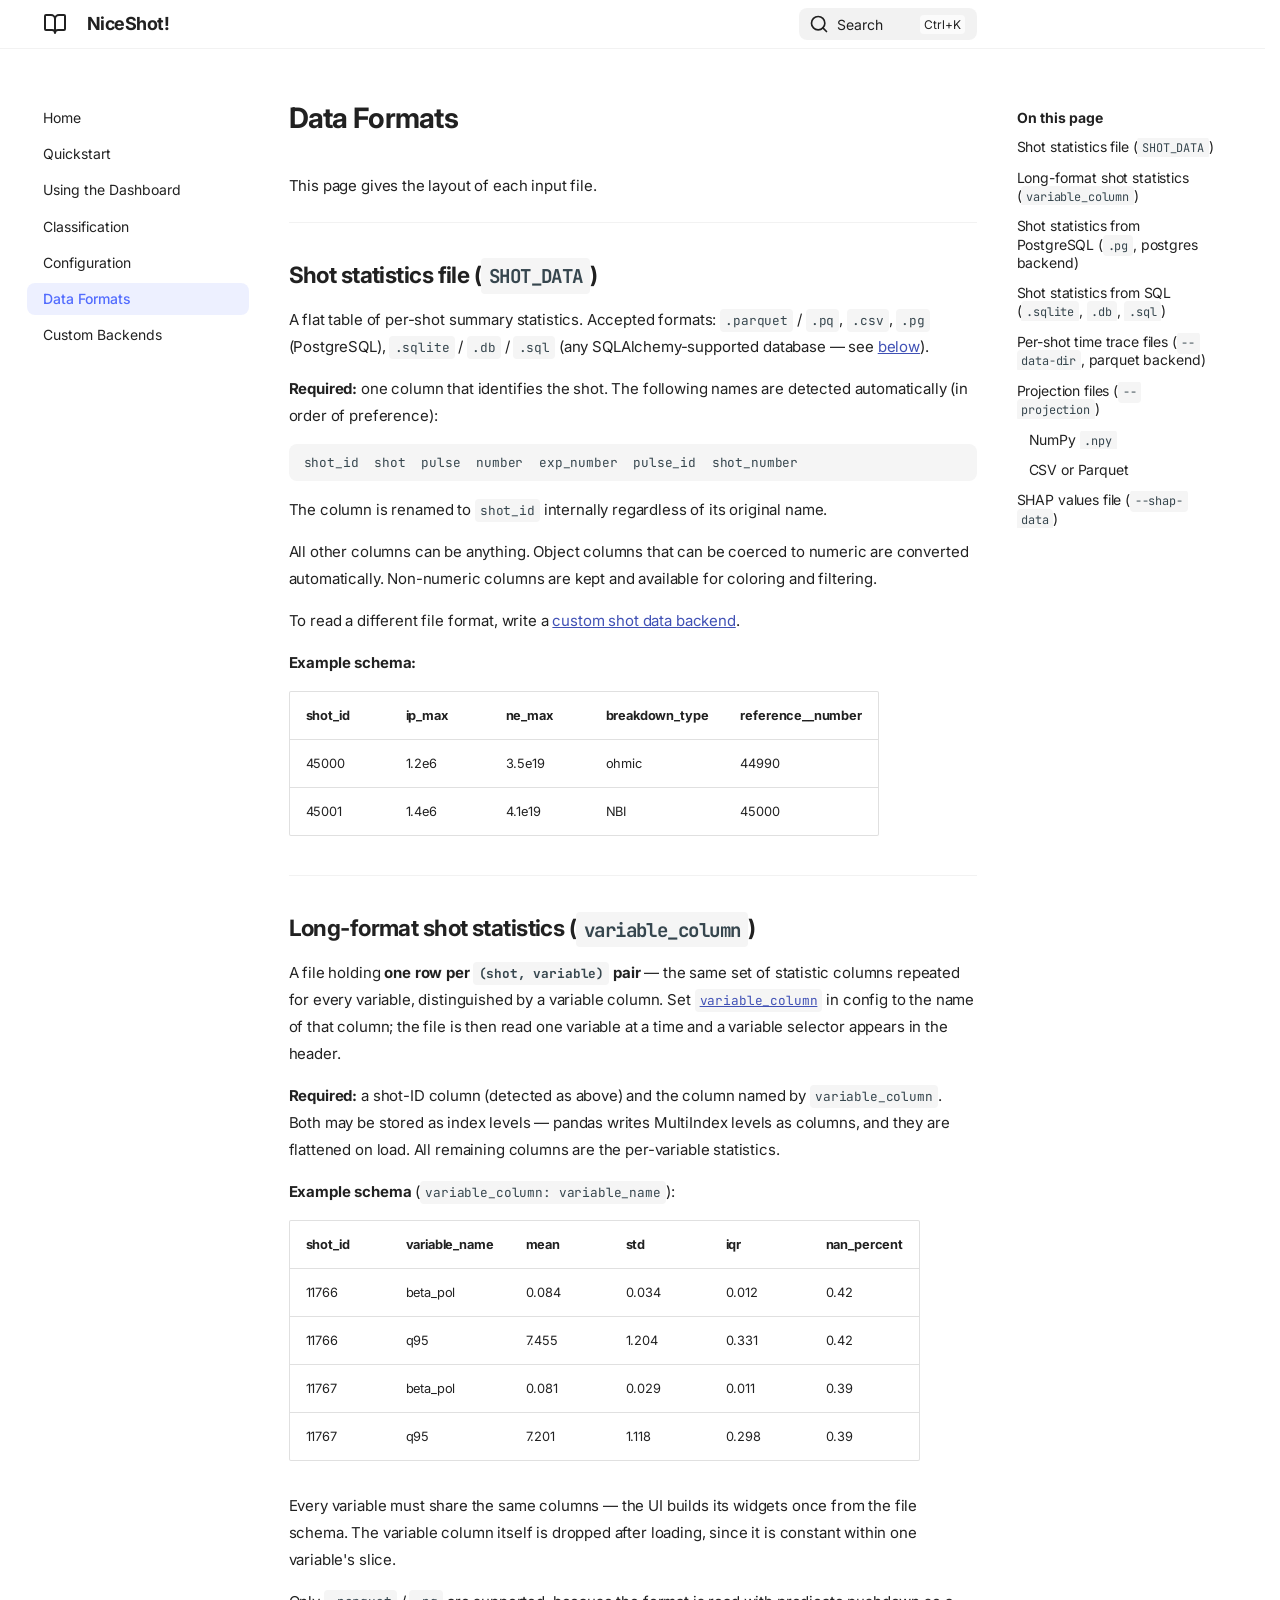
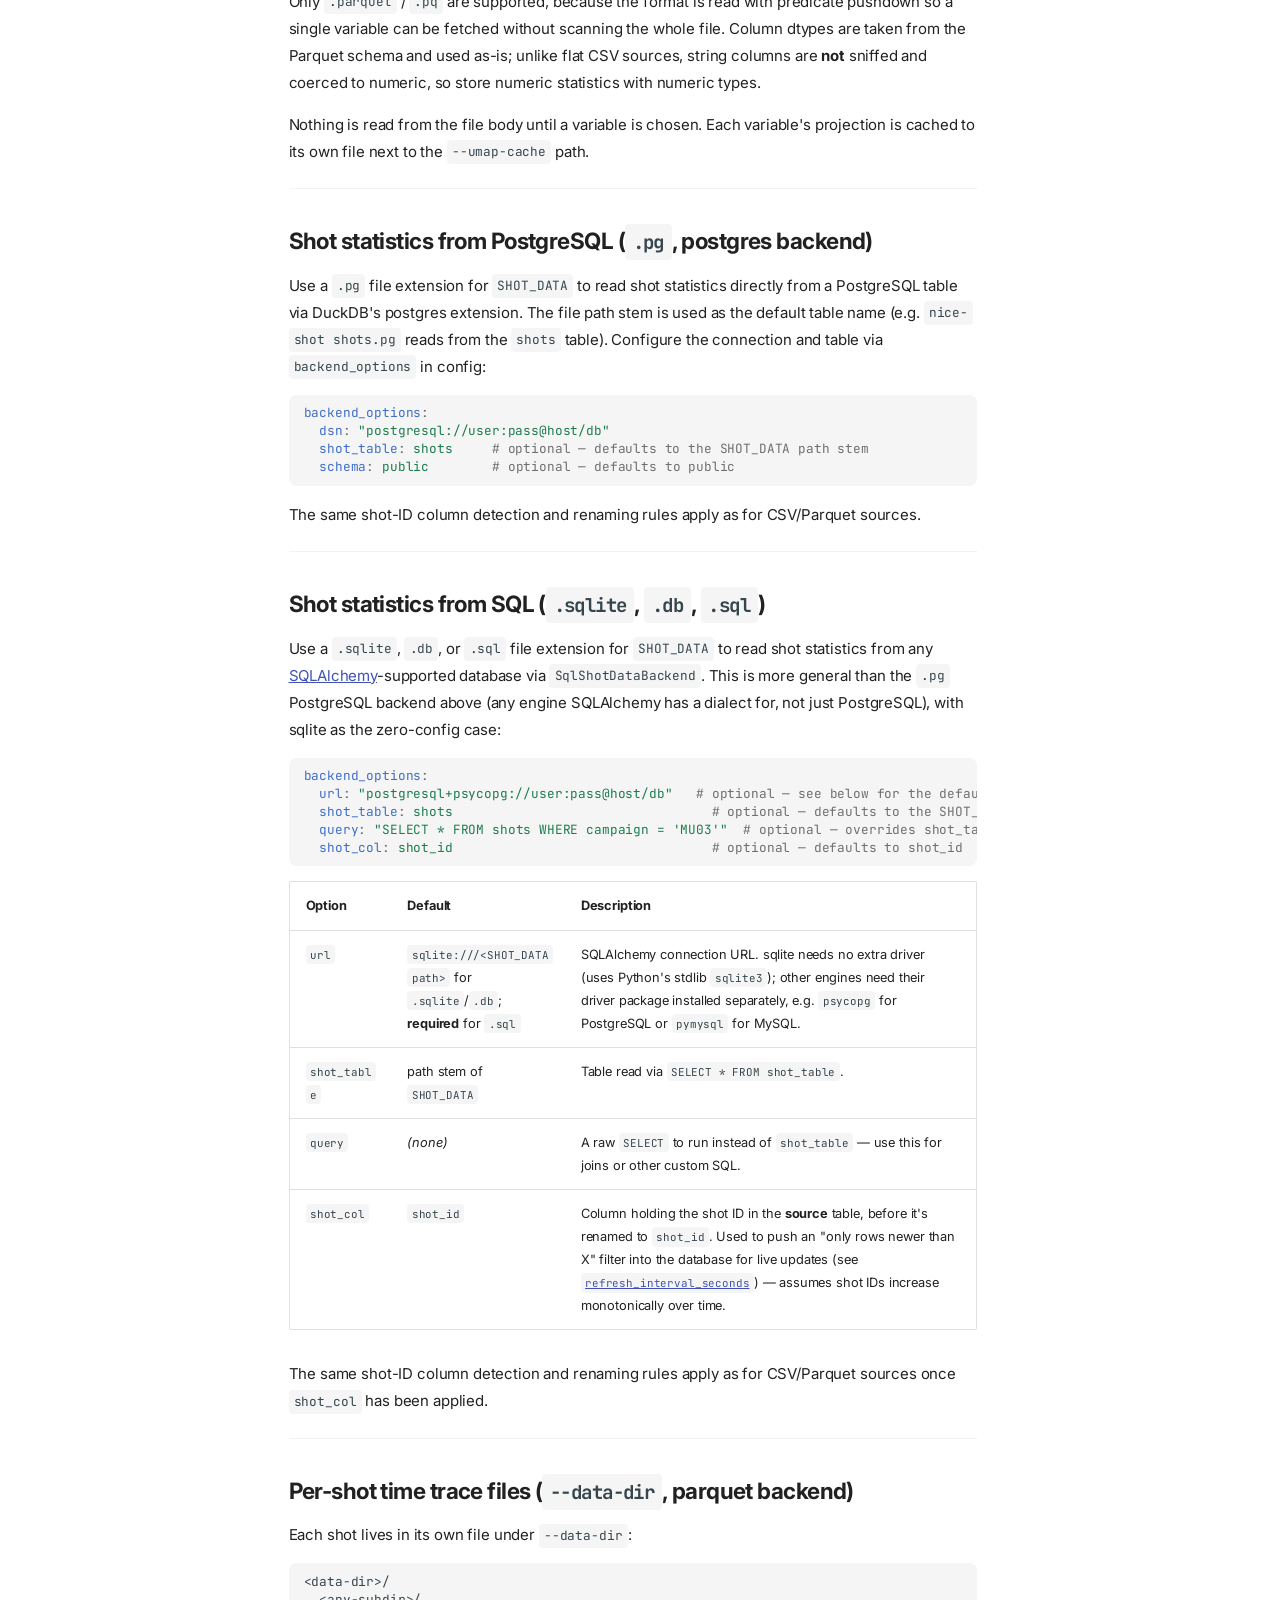
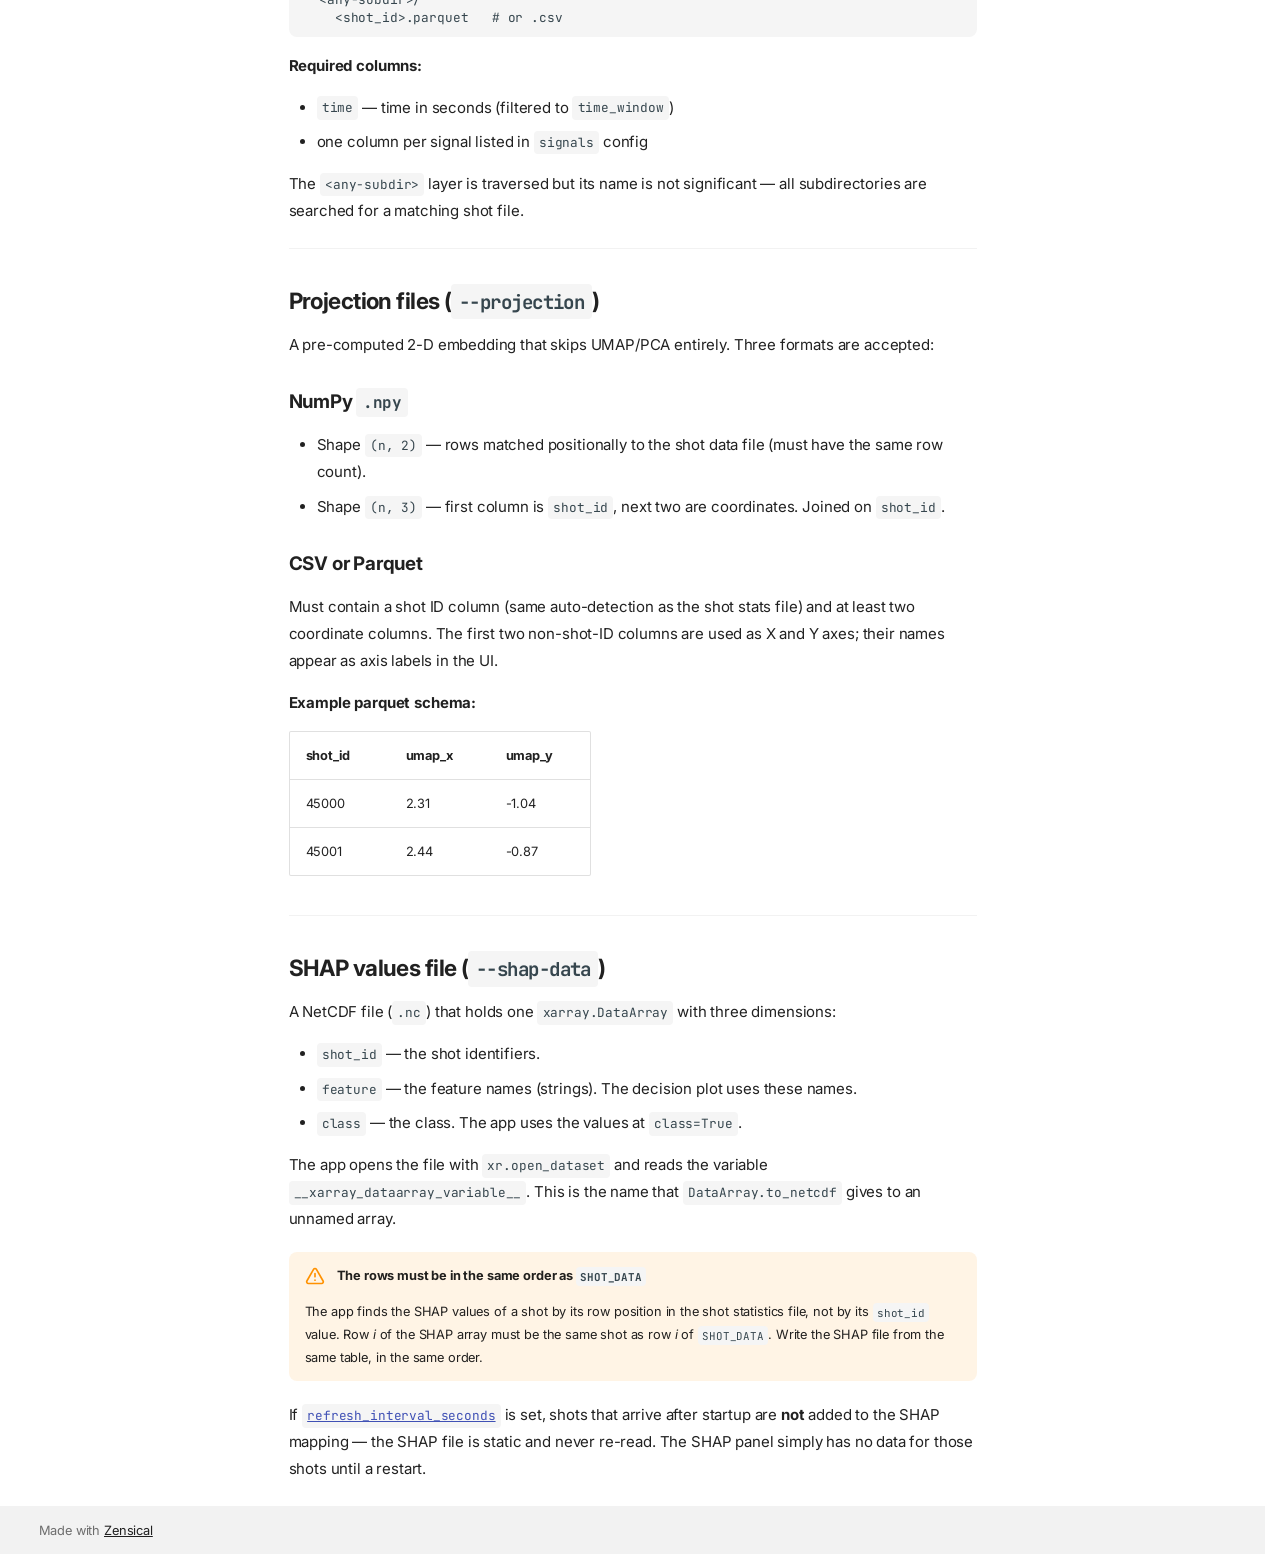
<file: site/data-formats/index.html>
<!doctype html>
<html lang="en" class="no-js">
  <head>
    
      <meta charset="utf-8">
      <meta name="viewport" content="width=device-width,initial-scale=1">
      
        <meta name="description" content="Interactive tokamak shot dashboard">
      
      
      
      
        <link rel="prev" href="../configuration/">
      
      
        <link rel="next" href="../custom-backends/">
      
      
        
      
      
      <link rel="icon" href="../assets/images/favicon.png">
      <meta name="generator" content="zensical-0.0.45">
    
    
      
        <title>Data Formats - NiceShot!</title>
      
    
    
      
        
      
      <link rel="stylesheet" href="../assets/stylesheets/modern/main.fba56155.min.css">
      
      


    
    
      
    
    
      
        
        
        <link rel="preconnect" href="https://fonts.gstatic.com" crossorigin>
        <link rel="stylesheet" href="https://fonts.googleapis.com/css?family=Inter:300,300i,400,400i,500,500i,700,700i%7CJetBrains+Mono:400,400i,700,700i&amp;display=fallback">
        <style>:root{--md-text-font:"Inter";--md-code-font:"JetBrains Mono"}</style>
      
    
    
    <script>__md_scope=new URL("..",location),__md_scope.pathname.endsWith("/")||(__md_scope=new URL(__md_scope.pathname+"/",location)),__md_hash=e=>[...e].reduce(((e,t)=>(e<<5)-e+t.charCodeAt(0)),0),__md_get=(e,t=localStorage,_=__md_scope)=>JSON.parse(t.getItem(_.pathname+"."+e)),__md_set=(e,t,_=localStorage,a=__md_scope)=>{try{_.setItem(a.pathname+"."+e,JSON.stringify(t))}catch(e){}},document.documentElement.setAttribute("data-platform",navigator.platform)</script>
    
      

    
    
  </head>
  
  
    <body dir="ltr">
  
    
    <input class="md-toggle" data-md-toggle="drawer" type="checkbox" id="__drawer" autocomplete="off">
    <input class="md-toggle" data-md-toggle="search" type="checkbox" id="__search" autocomplete="off">
    <label class="md-overlay" for="__drawer" aria-label="Navigation"></label>
    <div data-md-component="skip">
      
        
        <a href="#data-formats" class="md-skip">
          Skip to content
        </a>
      
    </div>
    <div data-md-component="announce">
      
    </div>
    
    
      

  

<header class="md-header md-header--shadow" data-md-component="header">
  <nav class="md-header__inner md-grid" aria-label="Header">
    <a href="./.." title="NiceShot!" class="md-header__button md-logo" aria-label="NiceShot!" data-md-component="logo">
      
  
  <svg xmlns="http://www.w3.org/2000/svg" fill="none" stroke="currentColor" stroke-linecap="round" stroke-linejoin="round" stroke-width="2" class="lucide lucide-book-open" viewBox="0 0 24 24"><path d="M12 7v14M3 18a1 1 0 0 1-1-1V4a1 1 0 0 1 1-1h5a4 4 0 0 1 4 4 4 4 0 0 1 4-4h5a1 1 0 0 1 1 1v13a1 1 0 0 1-1 1h-6a3 3 0 0 0-3 3 3 3 0 0 0-3-3z"/></svg>

    </a>
    <label class="md-header__button md-icon" for="__drawer" aria-label="Navigation">
      
      <svg xmlns="http://www.w3.org/2000/svg" fill="none" stroke="currentColor" stroke-linecap="round" stroke-linejoin="round" stroke-width="2" class="lucide lucide-menu" viewBox="0 0 24 24"><path d="M4 5h16M4 12h16M4 19h16"/></svg>
    </label>
    <div class="md-header__title" data-md-component="header-title">
      <div class="md-header__ellipsis">
        <div class="md-header__topic">
          <span class="md-ellipsis">
            NiceShot!
          </span>
        </div>
        <div class="md-header__topic" data-md-component="header-topic">
          <span class="md-ellipsis">
            
              Data Formats
            
          </span>
        </div>
      </div>
    </div>
    
    
      <script>var palette=__md_get("__palette");if(palette&&palette.color){if("(prefers-color-scheme)"===palette.color.media){var media=matchMedia("(prefers-color-scheme: light)"),input=document.querySelector(media.matches?"[data-md-color-media='(prefers-color-scheme: light)']":"[data-md-color-media='(prefers-color-scheme: dark)']");palette.color.media=input.getAttribute("data-md-color-media"),palette.color.scheme=input.getAttribute("data-md-color-scheme"),palette.color.primary=input.getAttribute("data-md-color-primary"),palette.color.accent=input.getAttribute("data-md-color-accent")}for(var[key,value]of Object.entries(palette.color))document.body.setAttribute("data-md-color-"+key,value)}</script>
    
    
    
      
      
        <label class="md-header__button md-icon" for="__search" aria-label="Search">
          
          <svg xmlns="http://www.w3.org/2000/svg" fill="none" stroke="currentColor" stroke-linecap="round" stroke-linejoin="round" stroke-width="2" class="lucide lucide-search" viewBox="0 0 24 24"><path d="m21 21-4.34-4.34"/><circle cx="11" cy="11" r="8"/></svg>
        </label>
        <div class="md-search" data-md-component="search" role="dialog" aria-label="Search">
  <button type="button" class="md-search__button">
    Search
  </button>
</div>
      
    
    <div class="md-header__source">
      
    </div>
  </nav>
  
</header>
    
    <div class="md-container" data-md-component="container">
      
      
        
          
        
      
      <main class="md-main" data-md-component="main">
        <div class="md-main__inner md-grid">
          
            
              
              <div class="md-sidebar md-sidebar--primary" data-md-component="sidebar" data-md-type="navigation" >
                <div class="md-sidebar__scrollwrap">
                  <div class="md-sidebar__inner">
                    



<nav class="md-nav md-nav--primary" aria-label="Navigation" data-md-level="0">
  <label class="md-nav__title" for="__drawer">
    <a href="./.." title="NiceShot!" class="md-nav__button md-logo" aria-label="NiceShot!" data-md-component="logo">
      
  
  <svg xmlns="http://www.w3.org/2000/svg" fill="none" stroke="currentColor" stroke-linecap="round" stroke-linejoin="round" stroke-width="2" class="lucide lucide-book-open" viewBox="0 0 24 24"><path d="M12 7v14M3 18a1 1 0 0 1-1-1V4a1 1 0 0 1 1-1h5a4 4 0 0 1 4 4 4 4 0 0 1 4-4h5a1 1 0 0 1 1 1v13a1 1 0 0 1-1 1h-6a3 3 0 0 0-3 3 3 3 0 0 0-3-3z"/></svg>

    </a>
    NiceShot!
  </label>
  
  <ul class="md-nav__list" data-md-scrollfix>
    
      
      
  
  
  
  
    <li class="md-nav__item">
      <a href="./.." class="md-nav__link">
        
  
  
  <span class="md-ellipsis">
    
  
  Home

    
  </span>
  
  

      </a>
    </li>
  

    
      
      
  
  
  
  
    <li class="md-nav__item">
      <a href="../quickstart/" class="md-nav__link">
        
  
  
  <span class="md-ellipsis">
    
  
  Quickstart

    
  </span>
  
  

      </a>
    </li>
  

    
      
      
  
  
  
  
    <li class="md-nav__item">
      <a href="../dashboard/" class="md-nav__link">
        
  
  
  <span class="md-ellipsis">
    
  
  Using the Dashboard

    
  </span>
  
  

      </a>
    </li>
  

    
      
      
  
  
  
  
    <li class="md-nav__item">
      <a href="../classification/" class="md-nav__link">
        
  
  
  <span class="md-ellipsis">
    
  
  Classification

    
  </span>
  
  

      </a>
    </li>
  

    
      
      
  
  
  
  
    <li class="md-nav__item">
      <a href="../configuration/" class="md-nav__link">
        
  
  
  <span class="md-ellipsis">
    
  
  Configuration

    
  </span>
  
  

      </a>
    </li>
  

    
      
      
  
  
    
  
  
  
    <li class="md-nav__item md-nav__item--active">
      
      
      
      
        
      
      
        <label class="md-nav__link md-nav__link--active" for="__toc">
          
  
  
  <span class="md-ellipsis">
    
  
  Data Formats

    
  </span>
  
  

          <span class="md-nav__icon md-icon"></span>
        </label>
      
      <a href="././" class="md-nav__link md-nav__link--active">
        
  
  
  <span class="md-ellipsis">
    
  
  Data Formats

    
  </span>
  
  

      </a>
      
        


<nav class="md-nav md-nav--secondary" aria-label="On this page">
  
  
  
    
  
  
    <label class="md-nav__title" for="__toc">
      <span class="md-nav__icon md-icon"></span>
      On this page
    </label>
    <ul class="md-nav__list" data-md-component="toc" data-md-scrollfix>
      
        <li class="md-nav__item">
  <a href="#shot-statistics-file-shot_data" class="md-nav__link">
    <span class="md-ellipsis">
      <span class="md-typeset">
        Shot statistics file (<code>SHOT_DATA</code>)
      </span>
    </span>
  </a>
  
</li>
      
        <li class="md-nav__item">
  <a href="#long-format-shot-statistics-variable_column" class="md-nav__link">
    <span class="md-ellipsis">
      <span class="md-typeset">
        Long-format shot statistics (<code>variable_column</code>)
      </span>
    </span>
  </a>
  
</li>
      
        <li class="md-nav__item">
  <a href="#shot-statistics-from-postgresql-pg-postgres-backend" class="md-nav__link">
    <span class="md-ellipsis">
      <span class="md-typeset">
        Shot statistics from PostgreSQL (<code>.pg</code>, postgres backend)
      </span>
    </span>
  </a>
  
</li>
      
        <li class="md-nav__item">
  <a href="#shot-statistics-from-sql-sqlite-db-sql" class="md-nav__link">
    <span class="md-ellipsis">
      <span class="md-typeset">
        Shot statistics from SQL (<code>.sqlite</code>, <code>.db</code>, <code>.sql</code>)
      </span>
    </span>
  </a>
  
</li>
      
        <li class="md-nav__item">
  <a href="#per-shot-time-trace-files-data-dir-parquet-backend" class="md-nav__link">
    <span class="md-ellipsis">
      <span class="md-typeset">
        Per-shot time trace files (<code>--data-dir</code>, parquet backend)
      </span>
    </span>
  </a>
  
</li>
      
        <li class="md-nav__item">
  <a href="#projection-files-projection" class="md-nav__link">
    <span class="md-ellipsis">
      <span class="md-typeset">
        Projection files (<code>--projection</code>)
      </span>
    </span>
  </a>
  
    <nav class="md-nav" aria-label="Projection files (--projection)">
      <ul class="md-nav__list">
        
          <li class="md-nav__item">
  <a href="#numpy-npy" class="md-nav__link">
    <span class="md-ellipsis">
      <span class="md-typeset">
        NumPy <code>.npy</code>
      </span>
    </span>
  </a>
  
</li>
        
          <li class="md-nav__item">
  <a href="#csv-or-parquet" class="md-nav__link">
    <span class="md-ellipsis">
      <span class="md-typeset">
        CSV or Parquet
      </span>
    </span>
  </a>
  
</li>
        
      </ul>
    </nav>
  
</li>
      
        <li class="md-nav__item">
  <a href="#shap-values-file-shap-data" class="md-nav__link">
    <span class="md-ellipsis">
      <span class="md-typeset">
        SHAP values file (<code>--shap-data</code>)
      </span>
    </span>
  </a>
  
</li>
      
    </ul>
  
</nav>
      
    </li>
  

    
      
      
  
  
  
  
    <li class="md-nav__item">
      <a href="../custom-backends/" class="md-nav__link">
        
  
  
  <span class="md-ellipsis">
    
  
  Custom Backends

    
  </span>
  
  

      </a>
    </li>
  

    
  </ul>
</nav>
                  </div>
                </div>
              </div>
            
            
              
              <div class="md-sidebar md-sidebar--secondary" data-md-component="sidebar" data-md-type="toc" >
                <div class="md-sidebar__scrollwrap">
                  
                    
                    
                    
                      
                    
                    
                      <input class="md-nav__toggle md-toggle" type="checkbox" id="__toc">
                      <div class="md-sidebar-button__wrapper">
                        <label class="md-sidebar-button" for="__toc"></label>
                      </div>
                    
                  
                  <div class="md-sidebar__inner">
                    


<nav class="md-nav md-nav--secondary" aria-label="On this page">
  
  
  
    
  
  
    <label class="md-nav__title" for="__toc">
      <span class="md-nav__icon md-icon"></span>
      On this page
    </label>
    <ul class="md-nav__list" data-md-component="toc" data-md-scrollfix>
      
        <li class="md-nav__item">
  <a href="#shot-statistics-file-shot_data" class="md-nav__link">
    <span class="md-ellipsis">
      <span class="md-typeset">
        Shot statistics file (<code>SHOT_DATA</code>)
      </span>
    </span>
  </a>
  
</li>
      
        <li class="md-nav__item">
  <a href="#long-format-shot-statistics-variable_column" class="md-nav__link">
    <span class="md-ellipsis">
      <span class="md-typeset">
        Long-format shot statistics (<code>variable_column</code>)
      </span>
    </span>
  </a>
  
</li>
      
        <li class="md-nav__item">
  <a href="#shot-statistics-from-postgresql-pg-postgres-backend" class="md-nav__link">
    <span class="md-ellipsis">
      <span class="md-typeset">
        Shot statistics from PostgreSQL (<code>.pg</code>, postgres backend)
      </span>
    </span>
  </a>
  
</li>
      
        <li class="md-nav__item">
  <a href="#shot-statistics-from-sql-sqlite-db-sql" class="md-nav__link">
    <span class="md-ellipsis">
      <span class="md-typeset">
        Shot statistics from SQL (<code>.sqlite</code>, <code>.db</code>, <code>.sql</code>)
      </span>
    </span>
  </a>
  
</li>
      
        <li class="md-nav__item">
  <a href="#per-shot-time-trace-files-data-dir-parquet-backend" class="md-nav__link">
    <span class="md-ellipsis">
      <span class="md-typeset">
        Per-shot time trace files (<code>--data-dir</code>, parquet backend)
      </span>
    </span>
  </a>
  
</li>
      
        <li class="md-nav__item">
  <a href="#projection-files-projection" class="md-nav__link">
    <span class="md-ellipsis">
      <span class="md-typeset">
        Projection files (<code>--projection</code>)
      </span>
    </span>
  </a>
  
    <nav class="md-nav" aria-label="Projection files (--projection)">
      <ul class="md-nav__list">
        
          <li class="md-nav__item">
  <a href="#numpy-npy" class="md-nav__link">
    <span class="md-ellipsis">
      <span class="md-typeset">
        NumPy <code>.npy</code>
      </span>
    </span>
  </a>
  
</li>
        
          <li class="md-nav__item">
  <a href="#csv-or-parquet" class="md-nav__link">
    <span class="md-ellipsis">
      <span class="md-typeset">
        CSV or Parquet
      </span>
    </span>
  </a>
  
</li>
        
      </ul>
    </nav>
  
</li>
      
        <li class="md-nav__item">
  <a href="#shap-values-file-shap-data" class="md-nav__link">
    <span class="md-ellipsis">
      <span class="md-typeset">
        SHAP values file (<code>--shap-data</code>)
      </span>
    </span>
  </a>
  
</li>
      
    </ul>
  
</nav>
                  </div>
                </div>
              </div>
            
          
          
            <div class="md-content" data-md-component="content">
              
              <article class="md-content__inner md-typeset">
                
                  

<h1 id="data-formats">Data Formats<a class="headerlink" href="#data-formats" title="Permanent link">&para;</a></h1>
<p>This page gives the layout of each input file.</p>
<hr />
<h2 id="shot-statistics-file-shot_data">Shot statistics file (<code>SHOT_DATA</code>)<a class="headerlink" href="#shot-statistics-file-shot_data" title="Permanent link">&para;</a></h2>
<p>A flat table of per-shot summary statistics. Accepted formats: <code>.parquet</code> / <code>.pq</code>, <code>.csv</code>, <code>.pg</code> (PostgreSQL), <code>.sqlite</code> / <code>.db</code> / <code>.sql</code> (any SQLAlchemy-supported database — see <a href="#shot-statistics-from-sql-sqlite-db-sql">below</a>).</p>
<p><strong>Required:</strong> one column that identifies the shot. The following names are detected automatically (in order of preference):</p>
<div class="language-text highlight"><pre><span></span><code><span id="__span-0-1"><a id="__codelineno-0-1" name="__codelineno-0-1" href="#__codelineno-0-1"></a>shot_id  shot  pulse  number  exp_number  pulse_id  shot_number
</span></code></pre></div>
<p>The column is renamed to <code>shot_id</code> internally regardless of its original name.</p>
<p>All other columns can be anything. Object columns that can be coerced to numeric are converted automatically. Non-numeric columns are kept and available for coloring and filtering.</p>
<p>To read a different file format, write a <a href="../custom-backends/#write-a-shot-data-backend">custom shot data backend</a>.</p>
<p><strong>Example schema:</strong></p>
<table>
<thead>
<tr>
<th>shot_id</th>
<th>ip_max</th>
<th>ne_max</th>
<th>breakdown_type</th>
<th>reference__number</th>
</tr>
</thead>
<tbody>
<tr>
<td>45000</td>
<td>1.2e6</td>
<td>3.5e19</td>
<td>ohmic</td>
<td>44990</td>
</tr>
<tr>
<td>45001</td>
<td>1.4e6</td>
<td>4.1e19</td>
<td>NBI</td>
<td>45000</td>
</tr>
</tbody>
</table>
<hr />
<h2 id="long-format-shot-statistics-variable_column">Long-format shot statistics (<code>variable_column</code>)<a class="headerlink" href="#long-format-shot-statistics-variable_column" title="Permanent link">&para;</a></h2>
<p>A file holding <strong>one row per <code>(shot, variable)</code> pair</strong> — the same set of statistic columns repeated for every variable, distinguished by a variable column. Set <a href="../configuration/#variable_column"><code>variable_column</code></a> in config to the name of that column; the file is then read one variable at a time and a variable selector appears in the header.</p>
<p><strong>Required:</strong> a shot-ID column (detected as above) and the column named by <code>variable_column</code>. Both may be stored as index levels — pandas writes MultiIndex levels as columns, and they are flattened on load. All remaining columns are the per-variable statistics.</p>
<p><strong>Example schema</strong> (<code>variable_column: variable_name</code>):</p>
<table>
<thead>
<tr>
<th>shot_id</th>
<th>variable_name</th>
<th>mean</th>
<th>std</th>
<th>iqr</th>
<th>nan_percent</th>
</tr>
</thead>
<tbody>
<tr>
<td>11766</td>
<td>beta_pol</td>
<td>0.084</td>
<td>0.034</td>
<td>0.012</td>
<td>0.42</td>
</tr>
<tr>
<td>11766</td>
<td>q95</td>
<td>7.455</td>
<td>1.204</td>
<td>0.331</td>
<td>0.42</td>
</tr>
<tr>
<td>11767</td>
<td>beta_pol</td>
<td>0.081</td>
<td>0.029</td>
<td>0.011</td>
<td>0.39</td>
</tr>
<tr>
<td>11767</td>
<td>q95</td>
<td>7.201</td>
<td>1.118</td>
<td>0.298</td>
<td>0.39</td>
</tr>
</tbody>
</table>
<p>Every variable must share the same columns — the UI builds its widgets once from the file schema. The variable column itself is dropped after loading, since it is constant within one variable's slice.</p>
<p>Only <code>.parquet</code> / <code>.pq</code> are supported, because the format is read with predicate pushdown so a single variable can be fetched without scanning the whole file. Column dtypes are taken from the Parquet schema and used as-is; unlike flat CSV sources, string columns are <strong>not</strong> sniffed and coerced to numeric, so store numeric statistics with numeric types.</p>
<p>Nothing is read from the file body until a variable is chosen. Each variable's projection is cached to its own file next to the <code>--umap-cache</code> path.</p>
<hr />
<h2 id="shot-statistics-from-postgresql-pg-postgres-backend">Shot statistics from PostgreSQL (<code>.pg</code>, postgres backend)<a class="headerlink" href="#shot-statistics-from-postgresql-pg-postgres-backend" title="Permanent link">&para;</a></h2>
<p>Use a <code>.pg</code> file extension for <code>SHOT_DATA</code> to read shot statistics directly from a PostgreSQL table via DuckDB's postgres extension. The file path stem is used as the default table name (e.g. <code>nice-shot shots.pg</code> reads from the <code>shots</code> table). Configure the connection and table via <code>backend_options</code> in config:</p>
<div class="language-yaml highlight"><pre><span></span><code><span id="__span-1-1"><a id="__codelineno-1-1" name="__codelineno-1-1" href="#__codelineno-1-1"></a><span class="nt">backend_options</span><span class="p">:</span>
</span><span id="__span-1-2"><a id="__codelineno-1-2" name="__codelineno-1-2" href="#__codelineno-1-2"></a><span class="w">  </span><span class="nt">dsn</span><span class="p">:</span><span class="w"> </span><span class="s">&quot;postgresql://user:pass@host/db&quot;</span>
</span><span id="__span-1-3"><a id="__codelineno-1-3" name="__codelineno-1-3" href="#__codelineno-1-3"></a><span class="w">  </span><span class="nt">shot_table</span><span class="p">:</span><span class="w"> </span><span class="l l-Scalar l-Scalar-Plain">shots</span><span class="w">     </span><span class="c1"># optional — defaults to the SHOT_DATA path stem</span>
</span><span id="__span-1-4"><a id="__codelineno-1-4" name="__codelineno-1-4" href="#__codelineno-1-4"></a><span class="w">  </span><span class="nt">schema</span><span class="p">:</span><span class="w"> </span><span class="l l-Scalar l-Scalar-Plain">public</span><span class="w">        </span><span class="c1"># optional — defaults to public</span>
</span></code></pre></div>
<p>The same shot-ID column detection and renaming rules apply as for CSV/Parquet sources.</p>
<hr />
<h2 id="shot-statistics-from-sql-sqlite-db-sql">Shot statistics from SQL (<code>.sqlite</code>, <code>.db</code>, <code>.sql</code>)<a class="headerlink" href="#shot-statistics-from-sql-sqlite-db-sql" title="Permanent link">&para;</a></h2>
<p>Use a <code>.sqlite</code>, <code>.db</code>, or <code>.sql</code> file extension for <code>SHOT_DATA</code> to read shot statistics from any <a href="https://www.sqlalchemy.org/">SQLAlchemy</a>-supported database via <code>SqlShotDataBackend</code>. This is more general than the <code>.pg</code> PostgreSQL backend above (any engine SQLAlchemy has a dialect for, not just PostgreSQL), with sqlite as the zero-config case:</p>
<div class="language-yaml highlight"><pre><span></span><code><span id="__span-2-1"><a id="__codelineno-2-1" name="__codelineno-2-1" href="#__codelineno-2-1"></a><span class="nt">backend_options</span><span class="p">:</span>
</span><span id="__span-2-2"><a id="__codelineno-2-2" name="__codelineno-2-2" href="#__codelineno-2-2"></a><span class="w">  </span><span class="nt">url</span><span class="p">:</span><span class="w"> </span><span class="s">&quot;postgresql+psycopg://user:pass@host/db&quot;</span><span class="w">   </span><span class="c1"># optional — see below for the default</span>
</span><span id="__span-2-3"><a id="__codelineno-2-3" name="__codelineno-2-3" href="#__codelineno-2-3"></a><span class="w">  </span><span class="nt">shot_table</span><span class="p">:</span><span class="w"> </span><span class="l l-Scalar l-Scalar-Plain">shots</span><span class="w">                                 </span><span class="c1"># optional — defaults to the SHOT_DATA path stem</span>
</span><span id="__span-2-4"><a id="__codelineno-2-4" name="__codelineno-2-4" href="#__codelineno-2-4"></a><span class="w">  </span><span class="nt">query</span><span class="p">:</span><span class="w"> </span><span class="s">&quot;SELECT</span><span class="nv"> </span><span class="s">*</span><span class="nv"> </span><span class="s">FROM</span><span class="nv"> </span><span class="s">shots</span><span class="nv"> </span><span class="s">WHERE</span><span class="nv"> </span><span class="s">campaign</span><span class="nv"> </span><span class="s">=</span><span class="nv"> </span><span class="s">&#39;MU03&#39;&quot;</span><span class="w">  </span><span class="c1"># optional — overrides shot_table entirely</span>
</span><span id="__span-2-5"><a id="__codelineno-2-5" name="__codelineno-2-5" href="#__codelineno-2-5"></a><span class="w">  </span><span class="nt">shot_col</span><span class="p">:</span><span class="w"> </span><span class="l l-Scalar l-Scalar-Plain">shot_id</span><span class="w">                                 </span><span class="c1"># optional — defaults to shot_id</span>
</span></code></pre></div>
<table>
<thead>
<tr>
<th>Option</th>
<th>Default</th>
<th>Description</th>
</tr>
</thead>
<tbody>
<tr>
<td><code>url</code></td>
<td><code>sqlite:///&lt;SHOT_DATA path&gt;</code> for <code>.sqlite</code>/<code>.db</code>; <strong>required</strong> for <code>.sql</code></td>
<td>SQLAlchemy connection URL. sqlite needs no extra driver (uses Python's stdlib <code>sqlite3</code>); other engines need their driver package installed separately, e.g. <code>psycopg</code> for PostgreSQL or <code>pymysql</code> for MySQL.</td>
</tr>
<tr>
<td><code>shot_table</code></td>
<td>path stem of <code>SHOT_DATA</code></td>
<td>Table read via <code>SELECT * FROM shot_table</code>.</td>
</tr>
<tr>
<td><code>query</code></td>
<td><em>(none)</em></td>
<td>A raw <code>SELECT</code> to run instead of <code>shot_table</code> — use this for joins or other custom SQL.</td>
</tr>
<tr>
<td><code>shot_col</code></td>
<td><code>shot_id</code></td>
<td>Column holding the shot ID in the <strong>source</strong> table, before it's renamed to <code>shot_id</code>. Used to push an "only rows newer than X" filter into the database for live updates (see <a href="../configuration/#refresh_interval_seconds"><code>refresh_interval_seconds</code></a>) — assumes shot IDs increase monotonically over time.</td>
</tr>
</tbody>
</table>
<p>The same shot-ID column detection and renaming rules apply as for CSV/Parquet sources once <code>shot_col</code> has been applied.</p>
<hr />
<h2 id="per-shot-time-trace-files-data-dir-parquet-backend">Per-shot time trace files (<code>--data-dir</code>, parquet backend)<a class="headerlink" href="#per-shot-time-trace-files-data-dir-parquet-backend" title="Permanent link">&para;</a></h2>
<p>Each shot lives in its own file under <code>--data-dir</code>:</p>
<div class="language-text highlight"><pre><span></span><code><span id="__span-3-1"><a id="__codelineno-3-1" name="__codelineno-3-1" href="#__codelineno-3-1"></a>&lt;data-dir&gt;/
</span><span id="__span-3-2"><a id="__codelineno-3-2" name="__codelineno-3-2" href="#__codelineno-3-2"></a>  &lt;any-subdir&gt;/
</span><span id="__span-3-3"><a id="__codelineno-3-3" name="__codelineno-3-3" href="#__codelineno-3-3"></a>    &lt;shot_id&gt;.parquet   # or .csv
</span></code></pre></div>
<p><strong>Required columns:</strong></p>
<ul>
<li><code>time</code> — time in seconds (filtered to <code>time_window</code>)</li>
<li>one column per signal listed in <code>signals</code> config</li>
</ul>
<p>The <code>&lt;any-subdir&gt;</code> layer is traversed but its name is not significant — all subdirectories are searched for a matching shot file.</p>
<hr />
<h2 id="projection-files-projection">Projection files (<code>--projection</code>)<a class="headerlink" href="#projection-files-projection" title="Permanent link">&para;</a></h2>
<p>A pre-computed 2-D embedding that skips UMAP/PCA entirely. Three formats are accepted:</p>
<h3 id="numpy-npy">NumPy <code>.npy</code><a class="headerlink" href="#numpy-npy" title="Permanent link">&para;</a></h3>
<ul>
<li>Shape <code>(n, 2)</code> — rows matched positionally to the shot data file (must have the same row count).</li>
<li>Shape <code>(n, 3)</code> — first column is <code>shot_id</code>, next two are coordinates. Joined on <code>shot_id</code>.</li>
</ul>
<h3 id="csv-or-parquet">CSV or Parquet<a class="headerlink" href="#csv-or-parquet" title="Permanent link">&para;</a></h3>
<p>Must contain a shot ID column (same auto-detection as the shot stats file) and at least two coordinate columns. The first two non-shot-ID columns are used as X and Y axes; their names appear as axis labels in the UI.</p>
<p><strong>Example parquet schema:</strong></p>
<table>
<thead>
<tr>
<th>shot_id</th>
<th>umap_x</th>
<th>umap_y</th>
</tr>
</thead>
<tbody>
<tr>
<td>45000</td>
<td>2.31</td>
<td>-1.04</td>
</tr>
<tr>
<td>45001</td>
<td>2.44</td>
<td>-0.87</td>
</tr>
</tbody>
</table>
<hr />
<h2 id="shap-values-file-shap-data">SHAP values file (<code>--shap-data</code>)<a class="headerlink" href="#shap-values-file-shap-data" title="Permanent link">&para;</a></h2>
<p>A NetCDF file (<code>.nc</code>) that holds one <code>xarray.DataArray</code> with three dimensions:</p>
<ul>
<li><code>shot_id</code> — the shot identifiers.</li>
<li><code>feature</code> — the feature names (strings). The decision plot uses these names.</li>
<li><code>class</code> — the class. The app uses the values at <code>class=True</code>.</li>
</ul>
<p>The app opens the file with <code>xr.open_dataset</code> and reads the variable <code>__xarray_dataarray_variable__</code>. This is the name that <code>DataArray.to_netcdf</code> gives to an unnamed array.</p>
<div class="admonition warning">
<p class="admonition-title">The rows must be in the same order as <code>SHOT_DATA</code></p>
<p>The app finds the SHAP values of a shot by its row position in the shot statistics file, not by its <code>shot_id</code> value. Row <em>i</em> of the SHAP array must be the same shot as row <em>i</em> of <code>SHOT_DATA</code>. Write the SHAP file from the same table, in the same order.</p>
</div>
<p>If <a href="../configuration/#refresh_interval_seconds"><code>refresh_interval_seconds</code></a> is set, shots that arrive after startup are <strong>not</strong> added to the SHAP mapping — the SHAP file is static and never re-read. The SHAP panel simply has no data for those shots until a restart.</p>














                
              </article>
            </div>
          
          
<script>var target=document.getElementById(location.hash.slice(1));target&&target.name&&(target.checked=target.name.startsWith("__tabbed_"))</script>
        </div>
        
      </main>
      
        <footer class="md-footer">
  
  <div class="md-footer-meta md-typeset">
    <div class="md-footer-meta__inner md-grid">
      <div class="md-copyright">
  
  
    Made with
    <a href="https://zensical.org/" target="_blank" rel="noopener">
      Zensical
    </a>
  
</div>
      
    </div>
  </div>
</footer>
      
    </div>
    <div class="md-dialog" data-md-component="dialog">
      <div class="md-dialog__inner md-typeset"></div>
    </div>
    
    
    
      
      
      <script id="__config" type="application/json">{"annotate":null,"base":"..","features":[],"search":"../assets/javascripts/workers/search.e2d2d235.min.js","tags":null,"translations":{"clipboard.copied":"Copied to clipboard","clipboard.copy":"Copy to clipboard","search.result.more.one":"1 more on this page","search.result.more.other":"# more on this page","search.result.none":"No matching documents","search.result.one":"1 matching document","search.result.other":"# matching documents","search.result.placeholder":"Type to start searching","search.result.term.missing":"Missing","select.version":"Select version"},"version":null}</script>
    
    
      <script src="../assets/javascripts/bundle.6e5f0216.min.js"></script>
      
    
  </body>
</html>
</file>
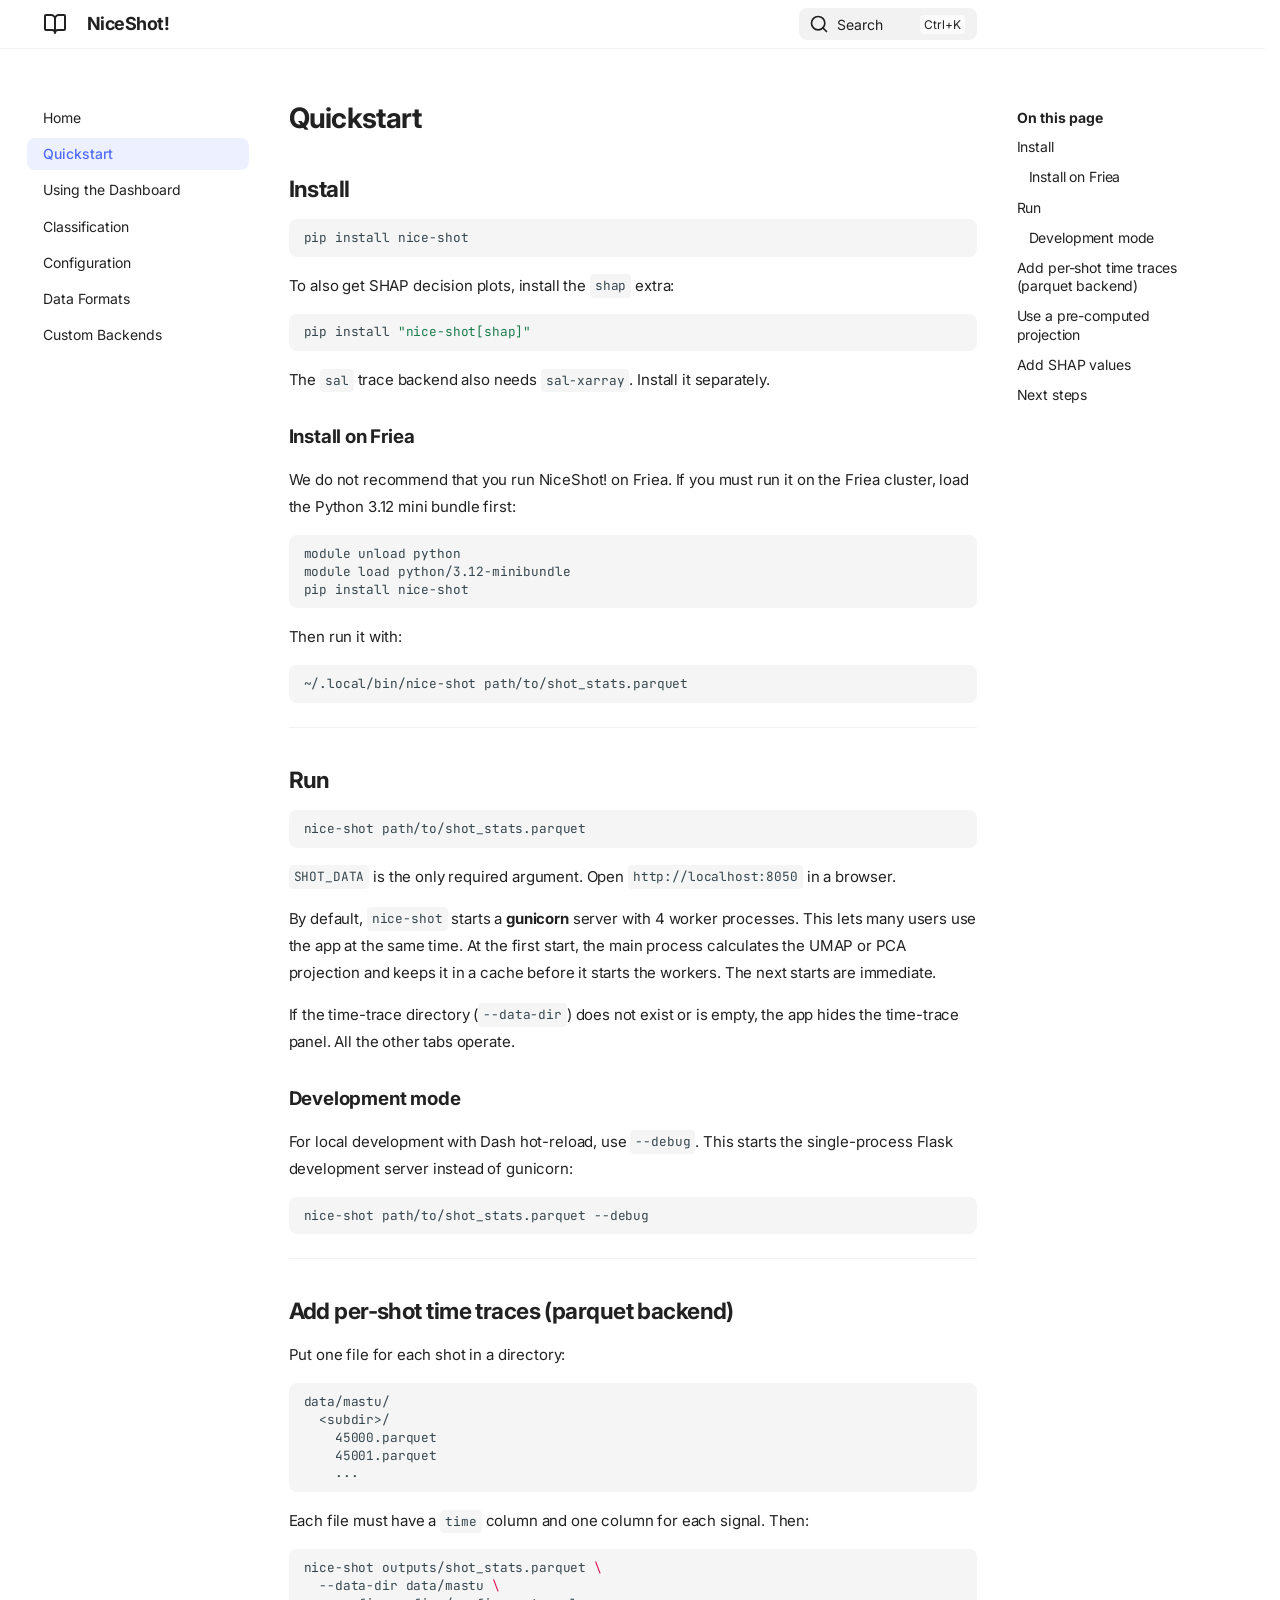
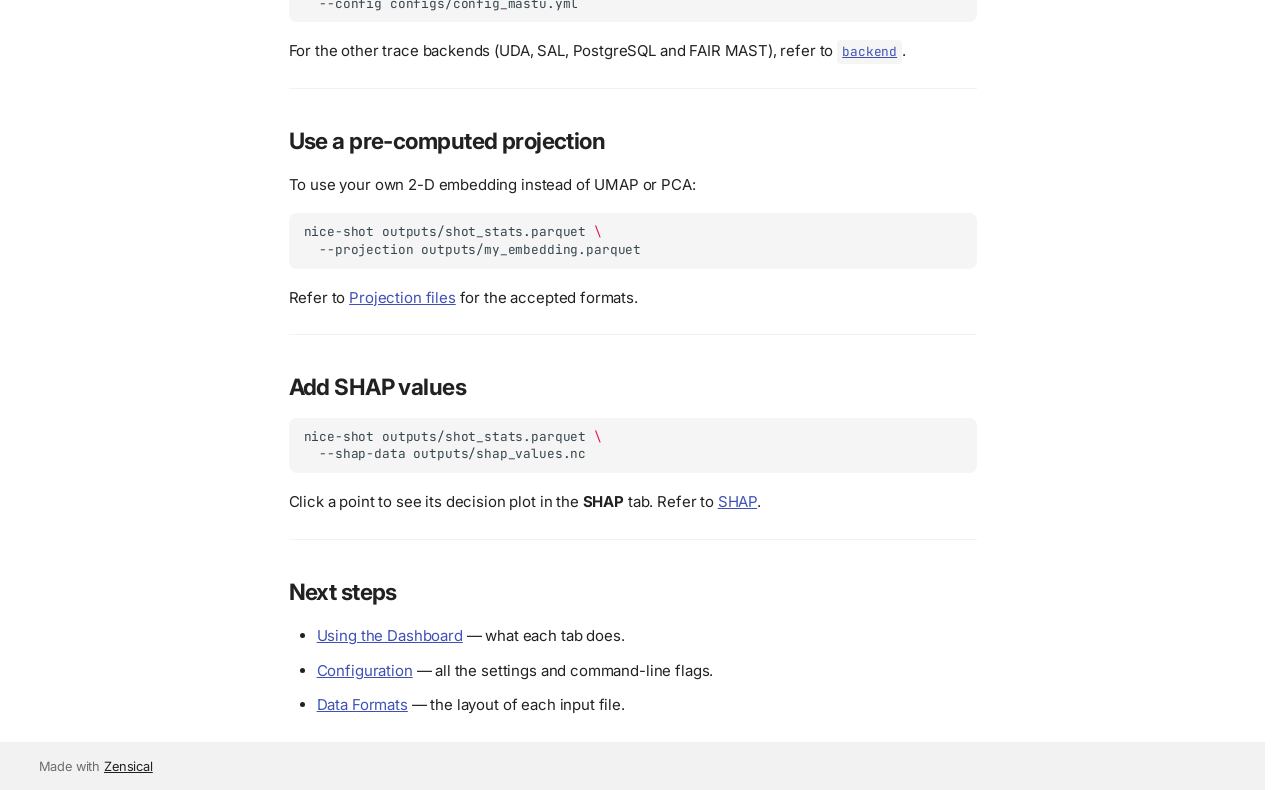
<file: site/quickstart/index.html>
<!doctype html>
<html lang="en" class="no-js">
  <head>
    
      <meta charset="utf-8">
      <meta name="viewport" content="width=device-width,initial-scale=1">
      
        <meta name="description" content="Interactive tokamak shot dashboard">
      
      
      
      
        <link rel="prev" href="./..">
      
      
        <link rel="next" href="../dashboard/">
      
      
        
      
      
      <link rel="icon" href="../assets/images/favicon.png">
      <meta name="generator" content="zensical-0.0.45">
    
    
      
        <title>Quickstart - NiceShot!</title>
      
    
    
      
        
      
      <link rel="stylesheet" href="../assets/stylesheets/modern/main.fba56155.min.css">
      
      


    
    
      
    
    
      
        
        
        <link rel="preconnect" href="https://fonts.gstatic.com" crossorigin>
        <link rel="stylesheet" href="https://fonts.googleapis.com/css?family=Inter:300,300i,400,400i,500,500i,700,700i%7CJetBrains+Mono:400,400i,700,700i&amp;display=fallback">
        <style>:root{--md-text-font:"Inter";--md-code-font:"JetBrains Mono"}</style>
      
    
    
    <script>__md_scope=new URL("..",location),__md_scope.pathname.endsWith("/")||(__md_scope=new URL(__md_scope.pathname+"/",location)),__md_hash=e=>[...e].reduce(((e,t)=>(e<<5)-e+t.charCodeAt(0)),0),__md_get=(e,t=localStorage,_=__md_scope)=>JSON.parse(t.getItem(_.pathname+"."+e)),__md_set=(e,t,_=localStorage,a=__md_scope)=>{try{_.setItem(a.pathname+"."+e,JSON.stringify(t))}catch(e){}},document.documentElement.setAttribute("data-platform",navigator.platform)</script>
    
      

    
    
  </head>
  
  
    <body dir="ltr">
  
    
    <input class="md-toggle" data-md-toggle="drawer" type="checkbox" id="__drawer" autocomplete="off">
    <input class="md-toggle" data-md-toggle="search" type="checkbox" id="__search" autocomplete="off">
    <label class="md-overlay" for="__drawer" aria-label="Navigation"></label>
    <div data-md-component="skip">
      
        
        <a href="#quickstart" class="md-skip">
          Skip to content
        </a>
      
    </div>
    <div data-md-component="announce">
      
    </div>
    
    
      

  

<header class="md-header md-header--shadow" data-md-component="header">
  <nav class="md-header__inner md-grid" aria-label="Header">
    <a href="./.." title="NiceShot!" class="md-header__button md-logo" aria-label="NiceShot!" data-md-component="logo">
      
  
  <svg xmlns="http://www.w3.org/2000/svg" fill="none" stroke="currentColor" stroke-linecap="round" stroke-linejoin="round" stroke-width="2" class="lucide lucide-book-open" viewBox="0 0 24 24"><path d="M12 7v14M3 18a1 1 0 0 1-1-1V4a1 1 0 0 1 1-1h5a4 4 0 0 1 4 4 4 4 0 0 1 4-4h5a1 1 0 0 1 1 1v13a1 1 0 0 1-1 1h-6a3 3 0 0 0-3 3 3 3 0 0 0-3-3z"/></svg>

    </a>
    <label class="md-header__button md-icon" for="__drawer" aria-label="Navigation">
      
      <svg xmlns="http://www.w3.org/2000/svg" fill="none" stroke="currentColor" stroke-linecap="round" stroke-linejoin="round" stroke-width="2" class="lucide lucide-menu" viewBox="0 0 24 24"><path d="M4 5h16M4 12h16M4 19h16"/></svg>
    </label>
    <div class="md-header__title" data-md-component="header-title">
      <div class="md-header__ellipsis">
        <div class="md-header__topic">
          <span class="md-ellipsis">
            NiceShot!
          </span>
        </div>
        <div class="md-header__topic" data-md-component="header-topic">
          <span class="md-ellipsis">
            
              Quickstart
            
          </span>
        </div>
      </div>
    </div>
    
    
      <script>var palette=__md_get("__palette");if(palette&&palette.color){if("(prefers-color-scheme)"===palette.color.media){var media=matchMedia("(prefers-color-scheme: light)"),input=document.querySelector(media.matches?"[data-md-color-media='(prefers-color-scheme: light)']":"[data-md-color-media='(prefers-color-scheme: dark)']");palette.color.media=input.getAttribute("data-md-color-media"),palette.color.scheme=input.getAttribute("data-md-color-scheme"),palette.color.primary=input.getAttribute("data-md-color-primary"),palette.color.accent=input.getAttribute("data-md-color-accent")}for(var[key,value]of Object.entries(palette.color))document.body.setAttribute("data-md-color-"+key,value)}</script>
    
    
    
      
      
        <label class="md-header__button md-icon" for="__search" aria-label="Search">
          
          <svg xmlns="http://www.w3.org/2000/svg" fill="none" stroke="currentColor" stroke-linecap="round" stroke-linejoin="round" stroke-width="2" class="lucide lucide-search" viewBox="0 0 24 24"><path d="m21 21-4.34-4.34"/><circle cx="11" cy="11" r="8"/></svg>
        </label>
        <div class="md-search" data-md-component="search" role="dialog" aria-label="Search">
  <button type="button" class="md-search__button">
    Search
  </button>
</div>
      
    
    <div class="md-header__source">
      
    </div>
  </nav>
  
</header>
    
    <div class="md-container" data-md-component="container">
      
      
        
          
        
      
      <main class="md-main" data-md-component="main">
        <div class="md-main__inner md-grid">
          
            
              
              <div class="md-sidebar md-sidebar--primary" data-md-component="sidebar" data-md-type="navigation" >
                <div class="md-sidebar__scrollwrap">
                  <div class="md-sidebar__inner">
                    



<nav class="md-nav md-nav--primary" aria-label="Navigation" data-md-level="0">
  <label class="md-nav__title" for="__drawer">
    <a href="./.." title="NiceShot!" class="md-nav__button md-logo" aria-label="NiceShot!" data-md-component="logo">
      
  
  <svg xmlns="http://www.w3.org/2000/svg" fill="none" stroke="currentColor" stroke-linecap="round" stroke-linejoin="round" stroke-width="2" class="lucide lucide-book-open" viewBox="0 0 24 24"><path d="M12 7v14M3 18a1 1 0 0 1-1-1V4a1 1 0 0 1 1-1h5a4 4 0 0 1 4 4 4 4 0 0 1 4-4h5a1 1 0 0 1 1 1v13a1 1 0 0 1-1 1h-6a3 3 0 0 0-3 3 3 3 0 0 0-3-3z"/></svg>

    </a>
    NiceShot!
  </label>
  
  <ul class="md-nav__list" data-md-scrollfix>
    
      
      
  
  
  
  
    <li class="md-nav__item">
      <a href="./.." class="md-nav__link">
        
  
  
  <span class="md-ellipsis">
    
  
  Home

    
  </span>
  
  

      </a>
    </li>
  

    
      
      
  
  
    
  
  
  
    <li class="md-nav__item md-nav__item--active">
      
      
      
      
        
      
      
        <label class="md-nav__link md-nav__link--active" for="__toc">
          
  
  
  <span class="md-ellipsis">
    
  
  Quickstart

    
  </span>
  
  

          <span class="md-nav__icon md-icon"></span>
        </label>
      
      <a href="././" class="md-nav__link md-nav__link--active">
        
  
  
  <span class="md-ellipsis">
    
  
  Quickstart

    
  </span>
  
  

      </a>
      
        


<nav class="md-nav md-nav--secondary" aria-label="On this page">
  
  
  
    
  
  
    <label class="md-nav__title" for="__toc">
      <span class="md-nav__icon md-icon"></span>
      On this page
    </label>
    <ul class="md-nav__list" data-md-component="toc" data-md-scrollfix>
      
        <li class="md-nav__item">
  <a href="#install" class="md-nav__link">
    <span class="md-ellipsis">
      <span class="md-typeset">
        Install
      </span>
    </span>
  </a>
  
    <nav class="md-nav" aria-label="Install">
      <ul class="md-nav__list">
        
          <li class="md-nav__item">
  <a href="#install-on-friea" class="md-nav__link">
    <span class="md-ellipsis">
      <span class="md-typeset">
        Install on Friea
      </span>
    </span>
  </a>
  
</li>
        
      </ul>
    </nav>
  
</li>
      
        <li class="md-nav__item">
  <a href="#run" class="md-nav__link">
    <span class="md-ellipsis">
      <span class="md-typeset">
        Run
      </span>
    </span>
  </a>
  
    <nav class="md-nav" aria-label="Run">
      <ul class="md-nav__list">
        
          <li class="md-nav__item">
  <a href="#development-mode" class="md-nav__link">
    <span class="md-ellipsis">
      <span class="md-typeset">
        Development mode
      </span>
    </span>
  </a>
  
</li>
        
      </ul>
    </nav>
  
</li>
      
        <li class="md-nav__item">
  <a href="#add-per-shot-time-traces-parquet-backend" class="md-nav__link">
    <span class="md-ellipsis">
      <span class="md-typeset">
        Add per-shot time traces (parquet backend)
      </span>
    </span>
  </a>
  
</li>
      
        <li class="md-nav__item">
  <a href="#use-a-pre-computed-projection" class="md-nav__link">
    <span class="md-ellipsis">
      <span class="md-typeset">
        Use a pre-computed projection
      </span>
    </span>
  </a>
  
</li>
      
        <li class="md-nav__item">
  <a href="#add-shap-values" class="md-nav__link">
    <span class="md-ellipsis">
      <span class="md-typeset">
        Add SHAP values
      </span>
    </span>
  </a>
  
</li>
      
        <li class="md-nav__item">
  <a href="#next-steps" class="md-nav__link">
    <span class="md-ellipsis">
      <span class="md-typeset">
        Next steps
      </span>
    </span>
  </a>
  
</li>
      
    </ul>
  
</nav>
      
    </li>
  

    
      
      
  
  
  
  
    <li class="md-nav__item">
      <a href="../dashboard/" class="md-nav__link">
        
  
  
  <span class="md-ellipsis">
    
  
  Using the Dashboard

    
  </span>
  
  

      </a>
    </li>
  

    
      
      
  
  
  
  
    <li class="md-nav__item">
      <a href="../classification/" class="md-nav__link">
        
  
  
  <span class="md-ellipsis">
    
  
  Classification

    
  </span>
  
  

      </a>
    </li>
  

    
      
      
  
  
  
  
    <li class="md-nav__item">
      <a href="../configuration/" class="md-nav__link">
        
  
  
  <span class="md-ellipsis">
    
  
  Configuration

    
  </span>
  
  

      </a>
    </li>
  

    
      
      
  
  
  
  
    <li class="md-nav__item">
      <a href="../data-formats/" class="md-nav__link">
        
  
  
  <span class="md-ellipsis">
    
  
  Data Formats

    
  </span>
  
  

      </a>
    </li>
  

    
      
      
  
  
  
  
    <li class="md-nav__item">
      <a href="../custom-backends/" class="md-nav__link">
        
  
  
  <span class="md-ellipsis">
    
  
  Custom Backends

    
  </span>
  
  

      </a>
    </li>
  

    
  </ul>
</nav>
                  </div>
                </div>
              </div>
            
            
              
              <div class="md-sidebar md-sidebar--secondary" data-md-component="sidebar" data-md-type="toc" >
                <div class="md-sidebar__scrollwrap">
                  
                    
                    
                    
                      
                    
                    
                      <input class="md-nav__toggle md-toggle" type="checkbox" id="__toc">
                      <div class="md-sidebar-button__wrapper">
                        <label class="md-sidebar-button" for="__toc"></label>
                      </div>
                    
                  
                  <div class="md-sidebar__inner">
                    


<nav class="md-nav md-nav--secondary" aria-label="On this page">
  
  
  
    
  
  
    <label class="md-nav__title" for="__toc">
      <span class="md-nav__icon md-icon"></span>
      On this page
    </label>
    <ul class="md-nav__list" data-md-component="toc" data-md-scrollfix>
      
        <li class="md-nav__item">
  <a href="#install" class="md-nav__link">
    <span class="md-ellipsis">
      <span class="md-typeset">
        Install
      </span>
    </span>
  </a>
  
    <nav class="md-nav" aria-label="Install">
      <ul class="md-nav__list">
        
          <li class="md-nav__item">
  <a href="#install-on-friea" class="md-nav__link">
    <span class="md-ellipsis">
      <span class="md-typeset">
        Install on Friea
      </span>
    </span>
  </a>
  
</li>
        
      </ul>
    </nav>
  
</li>
      
        <li class="md-nav__item">
  <a href="#run" class="md-nav__link">
    <span class="md-ellipsis">
      <span class="md-typeset">
        Run
      </span>
    </span>
  </a>
  
    <nav class="md-nav" aria-label="Run">
      <ul class="md-nav__list">
        
          <li class="md-nav__item">
  <a href="#development-mode" class="md-nav__link">
    <span class="md-ellipsis">
      <span class="md-typeset">
        Development mode
      </span>
    </span>
  </a>
  
</li>
        
      </ul>
    </nav>
  
</li>
      
        <li class="md-nav__item">
  <a href="#add-per-shot-time-traces-parquet-backend" class="md-nav__link">
    <span class="md-ellipsis">
      <span class="md-typeset">
        Add per-shot time traces (parquet backend)
      </span>
    </span>
  </a>
  
</li>
      
        <li class="md-nav__item">
  <a href="#use-a-pre-computed-projection" class="md-nav__link">
    <span class="md-ellipsis">
      <span class="md-typeset">
        Use a pre-computed projection
      </span>
    </span>
  </a>
  
</li>
      
        <li class="md-nav__item">
  <a href="#add-shap-values" class="md-nav__link">
    <span class="md-ellipsis">
      <span class="md-typeset">
        Add SHAP values
      </span>
    </span>
  </a>
  
</li>
      
        <li class="md-nav__item">
  <a href="#next-steps" class="md-nav__link">
    <span class="md-ellipsis">
      <span class="md-typeset">
        Next steps
      </span>
    </span>
  </a>
  
</li>
      
    </ul>
  
</nav>
                  </div>
                </div>
              </div>
            
          
          
            <div class="md-content" data-md-component="content">
              
              <article class="md-content__inner md-typeset">
                
                  

<h1 id="quickstart">Quickstart<a class="headerlink" href="#quickstart" title="Permanent link">&para;</a></h1>
<h2 id="install">Install<a class="headerlink" href="#install" title="Permanent link">&para;</a></h2>
<div class="language-sh highlight"><pre><span></span><code><span id="__span-0-1"><a id="__codelineno-0-1" name="__codelineno-0-1" href="#__codelineno-0-1"></a>pip<span class="w"> </span>install<span class="w"> </span>nice-shot
</span></code></pre></div>
<p>To also get SHAP decision plots, install the <code>shap</code> extra:</p>
<div class="language-sh highlight"><pre><span></span><code><span id="__span-1-1"><a id="__codelineno-1-1" name="__codelineno-1-1" href="#__codelineno-1-1"></a>pip<span class="w"> </span>install<span class="w"> </span><span class="s2">&quot;nice-shot[shap]&quot;</span>
</span></code></pre></div>
<p>The <code>sal</code> trace backend also needs <code>sal-xarray</code>. Install it separately.</p>
<h3 id="install-on-friea">Install on Friea<a class="headerlink" href="#install-on-friea" title="Permanent link">&para;</a></h3>
<p>We do not recommend that you run NiceShot! on Friea. If you must run it on the Friea cluster, load the Python 3.12 mini bundle first:</p>
<div class="language-sh highlight"><pre><span></span><code><span id="__span-2-1"><a id="__codelineno-2-1" name="__codelineno-2-1" href="#__codelineno-2-1"></a>module<span class="w"> </span>unload<span class="w"> </span>python
</span><span id="__span-2-2"><a id="__codelineno-2-2" name="__codelineno-2-2" href="#__codelineno-2-2"></a>module<span class="w"> </span>load<span class="w"> </span>python/3.12-minibundle
</span><span id="__span-2-3"><a id="__codelineno-2-3" name="__codelineno-2-3" href="#__codelineno-2-3"></a>pip<span class="w"> </span>install<span class="w"> </span>nice-shot
</span></code></pre></div>
<p>Then run it with:</p>
<div class="language-sh highlight"><pre><span></span><code><span id="__span-3-1"><a id="__codelineno-3-1" name="__codelineno-3-1" href="#__codelineno-3-1"></a>~/.local/bin/nice-shot<span class="w"> </span>path/to/shot_stats.parquet
</span></code></pre></div>
<hr />
<h2 id="run">Run<a class="headerlink" href="#run" title="Permanent link">&para;</a></h2>
<div class="language-sh highlight"><pre><span></span><code><span id="__span-4-1"><a id="__codelineno-4-1" name="__codelineno-4-1" href="#__codelineno-4-1"></a>nice-shot<span class="w"> </span>path/to/shot_stats.parquet
</span></code></pre></div>
<p><code>SHOT_DATA</code> is the only required argument. Open <code>http://localhost:8050</code> in a browser.</p>
<p>By default, <code>nice-shot</code> starts a <strong>gunicorn</strong> server with 4 worker processes. This lets many users use the app at the same time. At the first start, the main process calculates the UMAP or PCA projection and keeps it in a cache before it starts the workers. The next starts are immediate.</p>
<p>If the time-trace directory (<code>--data-dir</code>) does not exist or is empty, the app hides the time-trace panel. All the other tabs operate.</p>
<h3 id="development-mode">Development mode<a class="headerlink" href="#development-mode" title="Permanent link">&para;</a></h3>
<p>For local development with Dash hot-reload, use <code>--debug</code>. This starts the single-process Flask development server instead of gunicorn:</p>
<div class="language-sh highlight"><pre><span></span><code><span id="__span-5-1"><a id="__codelineno-5-1" name="__codelineno-5-1" href="#__codelineno-5-1"></a>nice-shot<span class="w"> </span>path/to/shot_stats.parquet<span class="w"> </span>--debug
</span></code></pre></div>
<hr />
<h2 id="add-per-shot-time-traces-parquet-backend">Add per-shot time traces (parquet backend)<a class="headerlink" href="#add-per-shot-time-traces-parquet-backend" title="Permanent link">&para;</a></h2>
<p>Put one file for each shot in a directory:</p>
<div class="language-text highlight"><pre><span></span><code><span id="__span-6-1"><a id="__codelineno-6-1" name="__codelineno-6-1" href="#__codelineno-6-1"></a>data/mastu/
</span><span id="__span-6-2"><a id="__codelineno-6-2" name="__codelineno-6-2" href="#__codelineno-6-2"></a>  &lt;subdir&gt;/
</span><span id="__span-6-3"><a id="__codelineno-6-3" name="__codelineno-6-3" href="#__codelineno-6-3"></a>    45000.parquet
</span><span id="__span-6-4"><a id="__codelineno-6-4" name="__codelineno-6-4" href="#__codelineno-6-4"></a>    45001.parquet
</span><span id="__span-6-5"><a id="__codelineno-6-5" name="__codelineno-6-5" href="#__codelineno-6-5"></a>    ...
</span></code></pre></div>
<p>Each file must have a <code>time</code> column and one column for each signal. Then:</p>
<div class="language-sh highlight"><pre><span></span><code><span id="__span-7-1"><a id="__codelineno-7-1" name="__codelineno-7-1" href="#__codelineno-7-1"></a>nice-shot<span class="w"> </span>outputs/shot_stats.parquet<span class="w"> </span><span class="se">\</span>
</span><span id="__span-7-2"><a id="__codelineno-7-2" name="__codelineno-7-2" href="#__codelineno-7-2"></a><span class="w">  </span>--data-dir<span class="w"> </span>data/mastu<span class="w"> </span><span class="se">\</span>
</span><span id="__span-7-3"><a id="__codelineno-7-3" name="__codelineno-7-3" href="#__codelineno-7-3"></a><span class="w">  </span>--config<span class="w"> </span>configs/config_mastu.yml
</span></code></pre></div>
<p>For the other trace backends (UDA, SAL, PostgreSQL and FAIR MAST), refer to <a href="../configuration/#backend"><code>backend</code></a>.</p>
<hr />
<h2 id="use-a-pre-computed-projection">Use a pre-computed projection<a class="headerlink" href="#use-a-pre-computed-projection" title="Permanent link">&para;</a></h2>
<p>To use your own 2-D embedding instead of UMAP or PCA:</p>
<div class="language-sh highlight"><pre><span></span><code><span id="__span-8-1"><a id="__codelineno-8-1" name="__codelineno-8-1" href="#__codelineno-8-1"></a>nice-shot<span class="w"> </span>outputs/shot_stats.parquet<span class="w"> </span><span class="se">\</span>
</span><span id="__span-8-2"><a id="__codelineno-8-2" name="__codelineno-8-2" href="#__codelineno-8-2"></a><span class="w">  </span>--projection<span class="w"> </span>outputs/my_embedding.parquet
</span></code></pre></div>
<p>Refer to <a href="../data-formats/#projection-files-projection">Projection files</a> for the accepted formats.</p>
<hr />
<h2 id="add-shap-values">Add SHAP values<a class="headerlink" href="#add-shap-values" title="Permanent link">&para;</a></h2>
<div class="language-sh highlight"><pre><span></span><code><span id="__span-9-1"><a id="__codelineno-9-1" name="__codelineno-9-1" href="#__codelineno-9-1"></a>nice-shot<span class="w"> </span>outputs/shot_stats.parquet<span class="w"> </span><span class="se">\</span>
</span><span id="__span-9-2"><a id="__codelineno-9-2" name="__codelineno-9-2" href="#__codelineno-9-2"></a><span class="w">  </span>--shap-data<span class="w"> </span>outputs/shap_values.nc
</span></code></pre></div>
<p>Click a point to see its decision plot in the <strong>SHAP</strong> tab. Refer to <a href="../dashboard/#shap">SHAP</a>.</p>
<hr />
<h2 id="next-steps">Next steps<a class="headerlink" href="#next-steps" title="Permanent link">&para;</a></h2>
<ul>
<li><a href="../dashboard/">Using the Dashboard</a> — what each tab does.</li>
<li><a href="../configuration/">Configuration</a> — all the settings and command-line flags.</li>
<li><a href="../data-formats/">Data Formats</a> — the layout of each input file.</li>
</ul>














                
              </article>
            </div>
          
          
<script>var target=document.getElementById(location.hash.slice(1));target&&target.name&&(target.checked=target.name.startsWith("__tabbed_"))</script>
        </div>
        
      </main>
      
        <footer class="md-footer">
  
  <div class="md-footer-meta md-typeset">
    <div class="md-footer-meta__inner md-grid">
      <div class="md-copyright">
  
  
    Made with
    <a href="https://zensical.org/" target="_blank" rel="noopener">
      Zensical
    </a>
  
</div>
      
    </div>
  </div>
</footer>
      
    </div>
    <div class="md-dialog" data-md-component="dialog">
      <div class="md-dialog__inner md-typeset"></div>
    </div>
    
    
    
      
      
      <script id="__config" type="application/json">{"annotate":null,"base":"..","features":[],"search":"../assets/javascripts/workers/search.e2d2d235.min.js","tags":null,"translations":{"clipboard.copied":"Copied to clipboard","clipboard.copy":"Copy to clipboard","search.result.more.one":"1 more on this page","search.result.more.other":"# more on this page","search.result.none":"No matching documents","search.result.one":"1 matching document","search.result.other":"# matching documents","search.result.placeholder":"Type to start searching","search.result.term.missing":"Missing","select.version":"Select version"},"version":null}</script>
    
    
      <script src="../assets/javascripts/bundle.6e5f0216.min.js"></script>
      
    
  </body>
</html>
</file>
<file: site/assets/stylesheets/modern/main.fba56155.min.css>
@charset "UTF-8";html{-webkit-text-size-adjust:none;-moz-text-size-adjust:none;text-size-adjust:none;box-sizing:border-box}*,:after,:before{box-sizing:inherit}@media (prefers-reduced-motion){*,:after,:before{transition:none!important}}body{margin:0}a,button,input,label{-webkit-tap-highlight-color:transparent}a{color:inherit;text-decoration:none}hr{border:0;box-sizing:initial;display:block;height:.05rem;overflow:visible;padding:0}small{font-size:80%}sub,sup{line-height:1em}img{border-style:none}table{border-collapse:initial;border-spacing:0}td,th{font-weight:400;vertical-align:top}button{background:#0000;border:0;font-family:inherit;font-size:inherit;margin:0;padding:0}input{border:0;outline:none}:root{--md-primary-fg-color:#4051b5;--md-primary-fg-color--light:#5d6cc0;--md-primary-fg-color--dark:#303fa1;--md-primary-bg-color:#fff;--md-primary-bg-color--light:#ffffffb3;--md-accent-fg-color:#526cfe;--md-accent-fg-color--transparent:#526cfe1a;--md-accent-bg-color:#fff;--md-accent-bg-color--light:#ffffffb3}[data-md-color-scheme=default]{color-scheme:light}[data-md-color-scheme=default] img[src$="#gh-dark-mode-only"],[data-md-color-scheme=default] img[src$="#only-dark"]{display:none}:root,[data-md-color-scheme=default]{--md-hue:225deg;--md-default-fg-color:#000000de;--md-default-fg-color--light:#0000008c;--md-default-fg-color--lighter:#00000052;--md-default-fg-color--lightest:#0000000d;--md-default-bg-color:#fff;--md-default-bg-color--light:#ffffffb3;--md-default-bg-color--lighter:#ffffff4d;--md-default-bg-color--lightest:#ffffff1f;--md-code-fg-color:#36464e;--md-code-bg-color:#f5f5f5;--md-code-bg-color--light:#f5f5f5b3;--md-code-bg-color--lighter:#f5f5f54d;--md-code-hl-color:#4287ff;--md-code-hl-color--light:#4287ff1a;--md-code-hl-number-color:#d52a2a;--md-code-hl-special-color:#db1457;--md-code-hl-function-color:#a846b9;--md-code-hl-constant-color:#6e59d9;--md-code-hl-keyword-color:#3f6ec6;--md-code-hl-string-color:#1c7d4d;--md-code-hl-name-color:var(--md-code-fg-color);--md-code-hl-operator-color:var(--md-default-fg-color--light);--md-code-hl-punctuation-color:var(--md-default-fg-color--light);--md-code-hl-comment-color:var(--md-default-fg-color--light);--md-code-hl-generic-color:var(--md-default-fg-color--light);--md-code-hl-variable-color:var(--md-default-fg-color--light);--md-typeset-color:var(--md-default-fg-color);--md-typeset-a-color:var(--md-primary-fg-color);--md-typeset-del-color:#f5503d26;--md-typeset-ins-color:#0bd57026;--md-typeset-kbd-color:#fafafa;--md-typeset-kbd-accent-color:#fff;--md-typeset-kbd-border-color:#b8b8b8;--md-typeset-mark-color:#ffff0080;--md-typeset-table-color:#0000001f;--md-typeset-table-color--light:rgba(0,0,0,.035);--md-admonition-fg-color:var(--md-default-fg-color);--md-admonition-bg-color:var(--md-default-bg-color);--md-warning-fg-color:#000000de;--md-warning-bg-color:#ff9;--md-shadow-z1:0 0.2rem 0.5rem #0000000d,0 0 0.05rem #0000001a;--md-shadow-z2:0 0.2rem 0.5rem #0000001a,0 0 0.05rem #00000040;--md-shadow-z3:0 0.2rem 0.5rem #0003,0 0 0.05rem #00000059;--color-foreground:0 0 0;--color-background:255 255 255;--color-background-subtle:240 240 240;--color-backdrop:255 255 255}.md-icon svg{fill:currentcolor;display:block;height:1.2rem;width:1.2rem}.md-icon svg.lucide{fill:#0000;stroke:currentcolor}body{-webkit-font-smoothing:antialiased;-moz-osx-font-smoothing:grayscale;--md-text-font-family:var(--md-text-font,_),-apple-system,BlinkMacSystemFont,Helvetica,Arial,sans-serif;--md-code-font-family:var(--md-code-font,_),SFMono-Regular,Consolas,Menlo,monospace}aside,body,input{font-feature-settings:"kern","liga";color:var(--md-typeset-color);font-family:var(--md-text-font-family)}code,kbd,pre{font-feature-settings:"kern";font-family:var(--md-code-font-family)}:root{--md-typeset-table-sort-icon:url('data:image/svg+xml;charset=utf-8,<svg xmlns="http://www.w3.org/2000/svg" fill="none" stroke="currentColor" stroke-linecap="round" stroke-linejoin="round" stroke-width="2" class="lucide lucide-arrow-down-up" viewBox="0 0 24 24"><path d="m3 16 4 4 4-4m-4 4V4m14 4-4-4-4 4m4-4v16"/></svg>');--md-typeset-table-sort-icon--asc:url('data:image/svg+xml;charset=utf-8,<svg xmlns="http://www.w3.org/2000/svg" fill="none" stroke="currentColor" stroke-linecap="round" stroke-linejoin="round" stroke-width="2" class="lucide lucide-arrow-down-narrow-wide" viewBox="0 0 24 24"><path d="m3 16 4 4 4-4m-4 4V4m4 0h4m-4 4h7m-7 4h10"/></svg>');--md-typeset-table-sort-icon--desc:url('data:image/svg+xml;charset=utf-8,<svg xmlns="http://www.w3.org/2000/svg" fill="none" stroke="currentColor" stroke-linecap="round" stroke-linejoin="round" stroke-width="2" class="lucide lucide-arrow-up-narrow-wide" viewBox="0 0 24 24"><path d="m3 8 4-4 4 4M7 4v16m4-8h4m-4 4h7m-7 4h10"/></svg>');--md-typeset-preview-icon:url('data:image/svg+xml;charset=utf-8,<svg xmlns="http://www.w3.org/2000/svg" fill="none" stroke="currentColor" stroke-linecap="round" stroke-linejoin="round" stroke-width="2" class="lucide lucide-mouse-pointer-2" viewBox="0 0 24 24"><path d="M4.037 4.688a.495.495 0 0 1 .651-.651l16 6.5a.5.5 0 0 1-.063.947l-6.124 1.58a2 2 0 0 0-1.438 1.435l-1.579 6.126a.5.5 0 0 1-.947.063z"/></svg>')}.md-typeset{-webkit-print-color-adjust:exact;color-adjust:exact;font-size:.75rem;letter-spacing:-.01em;line-height:1.8;overflow-wrap:break-word}@media print{.md-typeset{font-size:.68rem}}.md-typeset blockquote,.md-typeset dl,.md-typeset figure,.md-typeset ol,.md-typeset pre,.md-typeset ul{margin-bottom:1em;margin-top:1em}.md-typeset h1{color:var(--md-default-fg-color);font-size:1.875em;line-height:1.3;margin:0 0 1.25em}.md-typeset h1,.md-typeset h2{font-weight:700;letter-spacing:-.025em}.md-typeset h2{font-size:1.5em;line-height:1.4;margin:1.6em 0 .64em}.md-typeset h3{font-size:1.25em;font-weight:700;letter-spacing:-.01em;line-height:1.5;margin:1.6em 0 .8em}.md-typeset h2+h3{margin-top:.8em}.md-typeset h4{font-weight:700;letter-spacing:-.01em;margin:1em 0}.md-typeset h5,.md-typeset h6{color:var(--md-default-fg-color--light);font-size:.8em;font-weight:700;letter-spacing:-.01em;margin:1.25em 0}.md-typeset h5{text-transform:uppercase}.md-typeset h5 code{text-transform:none}.md-typeset hr{border-bottom:.05rem solid var(--md-default-fg-color--lightest);display:flow-root;margin:1.5em 0}.md-typeset a{color:var(--md-typeset-a-color);text-decoration:underline;word-break:break-word}.md-typeset a,.md-typeset a:before{transition:color 125ms}.md-typeset a:focus,.md-typeset a:hover{color:var(--md-accent-fg-color)}.md-typeset a:focus code,.md-typeset a:hover code{background-color:var(--md-accent-fg-color--transparent);color:var(--md-accent-fg-color)}.md-typeset a code{color:var(--md-typeset-a-color)}.md-typeset a.focus-visible{outline-color:var(--md-accent-fg-color);outline-offset:.2rem}.md-typeset code,.md-typeset kbd,.md-typeset pre{color:var(--md-code-fg-color);direction:ltr;font-variant-ligatures:none;transition:background-color 125ms}@media print{.md-typeset code,.md-typeset kbd,.md-typeset pre{white-space:pre-wrap}}.md-typeset code{background-color:var(--md-code-bg-color);border-radius:.2rem;-webkit-box-decoration-break:clone;box-decoration-break:clone;font-size:.85em;padding:.25em .4em;transition:color 125ms,background-color 125ms;word-break:break-word}.md-typeset code:not(.focus-visible){-webkit-tap-highlight-color:transparent;outline:none}.md-typeset pre{display:flow-root;line-height:1.4;position:relative}.md-typeset pre>code{border-radius:.4rem;-webkit-box-decoration-break:slice;box-decoration-break:slice;box-shadow:none;display:block;margin:0;outline-color:var(--md-accent-fg-color);overflow:auto;padding:.7720588235em 1.1764705882em;scrollbar-color:var(--md-default-fg-color--lighter) #0000;scrollbar-width:thin;touch-action:auto;word-break:normal}.md-typeset pre>code:hover{scrollbar-color:var(--md-accent-fg-color) #0000}.md-typeset pre>code::-webkit-scrollbar{height:.2rem;width:.2rem}.md-typeset pre>code::-webkit-scrollbar-thumb{background-color:var(--md-default-fg-color--lighter)}.md-typeset pre>code::-webkit-scrollbar-thumb:hover{background-color:var(--md-accent-fg-color)}.md-typeset kbd{border-radius:.2rem;box-shadow:0 0 0 .05rem var(--md-typeset-kbd-border-color),0 .15rem 0 var(--md-typeset-kbd-border-color);color:var(--md-default-fg-color);display:inline-block;font-size:.75em;padding:0 .6666666667em;vertical-align:text-top;word-break:break-word}.md-typeset mark{background-color:var(--md-typeset-mark-color);-webkit-box-decoration-break:clone;box-decoration-break:clone;color:inherit;word-break:break-word}.md-typeset abbr{border-bottom:.05rem dotted var(--md-default-fg-color--light);cursor:help;text-decoration:none}.md-typeset [data-preview]{position:relative}[dir=ltr] .md-typeset [data-preview]:after{margin-left:.125em}[dir=rtl] .md-typeset [data-preview]:after{margin-right:.125em}.md-typeset [data-preview]:after{background-color:currentcolor;content:"";display:inline-block;height:.8em;-webkit-mask-image:var(--md-typeset-preview-icon);mask-image:var(--md-typeset-preview-icon);-webkit-mask-repeat:no-repeat;mask-repeat:no-repeat;-webkit-mask-size:contain;mask-size:contain;transition:background-color 125ms;vertical-align:text-top;width:.8em}.md-typeset small{opacity:.75}[dir=ltr] .md-typeset sub,[dir=ltr] .md-typeset sup{margin-left:.078125em}[dir=rtl] .md-typeset sub,[dir=rtl] .md-typeset sup{margin-right:.078125em}[dir=ltr] .md-typeset blockquote{padding-left:.6rem}[dir=rtl] .md-typeset blockquote{padding-right:.6rem}[dir=ltr] .md-typeset blockquote{border-left:.2rem solid var(--md-default-fg-color--lighter)}[dir=rtl] .md-typeset blockquote{border-right:.2rem solid var(--md-default-fg-color--lighter)}.md-typeset blockquote{color:var(--md-default-fg-color--light);margin-left:0;margin-right:0}.md-typeset ul{list-style-type:disc}.md-typeset ul[type]{list-style-type:revert-layer}[dir=ltr] .md-typeset ol,[dir=ltr] .md-typeset ul{margin-left:.625em}[dir=rtl] .md-typeset ol,[dir=rtl] .md-typeset ul{margin-right:.625em}.md-typeset ol,.md-typeset ul{padding:0}.md-typeset ol:not([hidden]),.md-typeset ul:not([hidden]){display:flow-root}.md-typeset ol ol,.md-typeset ul ol{list-style-type:lower-alpha}.md-typeset ol ol ol,.md-typeset ul ol ol{list-style-type:lower-roman}.md-typeset ol ol ol ol,.md-typeset ul ol ol ol{list-style-type:upper-alpha}.md-typeset ol ol ol ol ol,.md-typeset ul ol ol ol ol{list-style-type:upper-roman}.md-typeset ol[type],.md-typeset ul[type]{list-style-type:revert-layer}[dir=ltr] .md-typeset ol li,[dir=ltr] .md-typeset ul li{margin-left:1.25em}[dir=rtl] .md-typeset ol li,[dir=rtl] .md-typeset ul li{margin-right:1.25em}.md-typeset ol li,.md-typeset ul li{margin-bottom:.5em}.md-typeset ol li blockquote,.md-typeset ol li p,.md-typeset ul li blockquote,.md-typeset ul li p{margin:.5em 0}.md-typeset ol li:last-child,.md-typeset ul li:last-child{margin-bottom:0}[dir=ltr] .md-typeset ol li ol,[dir=ltr] .md-typeset ol li ul,[dir=ltr] .md-typeset ul li ol,[dir=ltr] .md-typeset ul li ul{margin-left:.625em}[dir=rtl] .md-typeset ol li ol,[dir=rtl] .md-typeset ol li ul,[dir=rtl] .md-typeset ul li ol,[dir=rtl] .md-typeset ul li ul{margin-right:.625em}.md-typeset ol li ol,.md-typeset ol li ul,.md-typeset ul li ol,.md-typeset ul li ul{margin-bottom:.5em;margin-top:.5em}[dir=ltr] .md-typeset dd{margin-left:1.875em}[dir=rtl] .md-typeset dd{margin-right:1.875em}.md-typeset dd{margin-bottom:1.5em;margin-top:1em}.md-typeset img,.md-typeset svg,.md-typeset video{height:auto;max-width:100%}.md-typeset img[align=left]{margin:1em 1em 1em 0}.md-typeset img[align=right]{margin:1em 0 1em 1em}.md-typeset img[align]:only-child{margin-top:0}.md-typeset figure{display:flow-root;margin:1em auto;max-width:100%;text-align:center;width:fit-content}.md-typeset figure img{display:block;margin:0 auto}.md-typeset figcaption{font-style:italic;margin:1em auto;max-width:24rem}.md-typeset iframe{max-width:100%}.md-typeset table:not([class]){background-color:var(--md-default-bg-color);border:.05rem solid var(--md-typeset-table-color);border-radius:.1rem;display:inline-block;font-size:.64rem;max-width:100%;overflow:auto;touch-action:auto}@media print{.md-typeset table:not([class]){display:table}}.md-typeset table:not([class])+*{margin-top:1.5em}.md-typeset table:not([class]) td>:first-child,.md-typeset table:not([class]) th>:first-child{margin-top:0}.md-typeset table:not([class]) td>:last-child,.md-typeset table:not([class]) th>:last-child{margin-bottom:0}.md-typeset table:not([class]) td:not([align]),.md-typeset table:not([class]) th:not([align]){text-align:left}[dir=rtl] .md-typeset table:not([class]) td:not([align]),[dir=rtl] .md-typeset table:not([class]) th:not([align]){text-align:right}.md-typeset table:not([class]) th{font-weight:700;min-width:5rem;padding:.9375em 1.25em;vertical-align:top}.md-typeset table:not([class]) td{border-top:.05rem solid var(--md-typeset-table-color);padding:.9375em 1.25em;vertical-align:top}.md-typeset table:not([class]) tbody tr{transition:background-color 125ms}.md-typeset table:not([class]) tbody tr:hover{background-color:var(--md-typeset-table-color--light);box-shadow:0 .05rem 0 var(--md-default-bg-color) inset}.md-typeset table:not([class]) a{word-break:normal}.md-typeset table th[role=columnheader]{cursor:pointer}[dir=ltr] .md-typeset table th[role=columnheader]:after{margin-left:.5em}[dir=rtl] .md-typeset table th[role=columnheader]:after{margin-right:.5em}.md-typeset table th[role=columnheader]:after{content:"";display:inline-block;height:1.2em;-webkit-mask-image:var(--md-typeset-table-sort-icon);mask-image:var(--md-typeset-table-sort-icon);-webkit-mask-repeat:no-repeat;mask-repeat:no-repeat;-webkit-mask-size:contain;mask-size:contain;transition:background-color 125ms;vertical-align:text-bottom;width:1.2em}.md-typeset table th[role=columnheader]:hover:after{background-color:var(--md-default-fg-color--lighter)}.md-typeset table th[role=columnheader][aria-sort=ascending]:after{background-color:var(--md-default-fg-color--light);-webkit-mask-image:var(--md-typeset-table-sort-icon--asc);mask-image:var(--md-typeset-table-sort-icon--asc)}.md-typeset table th[role=columnheader][aria-sort=descending]:after{background-color:var(--md-default-fg-color--light);-webkit-mask-image:var(--md-typeset-table-sort-icon--desc);mask-image:var(--md-typeset-table-sort-icon--desc)}.md-typeset__scrollwrap{margin:1em -.8rem;overflow-x:auto;touch-action:auto}.md-typeset__table{display:inline-block;margin-bottom:.5em;padding:0 .8rem}@media print{.md-typeset__table{display:block}}html .md-typeset__table table{display:table;margin:0;overflow:hidden;width:100%}@media screen and (max-width:44.984375em){.md-content__inner>pre{margin:1em -.8rem}.md-content__inner>pre code{border-radius:0}}.md-banner{background-color:var(--md-accent-fg-color--transparent);color:var(--md-default-fg-color);overflow:auto}@media print{.md-banner{display:none}}.md-banner--warning{background-color:var(--md-warning-bg-color);color:var(--md-warning-fg-color)}.md-banner__inner{font-size:.7rem;margin:.6rem auto;padding:0 .8rem}[dir=ltr] .md-banner__button{float:right}[dir=rtl] .md-banner__button{float:left}.md-banner__button{color:inherit;cursor:pointer;transition:opacity .25s}.no-js .md-banner__button{display:none}.md-banner__button:hover{opacity:.7}html{scrollbar-gutter:stable;font-size:125%;height:100%;overflow-x:hidden}@media screen and (min-width:100em){html{font-size:137.5%}}@media screen and (min-width:125em){html{font-size:150%}}body{background-color:var(--md-default-bg-color);display:flex;flex-direction:column;font-size:.5rem;min-height:100%;position:relative;width:100%}@media print{body{display:block}}@media screen and (max-width:59.984375em){body[data-md-scrolllock]{position:fixed}}.md-grid{margin-left:auto;margin-right:auto;max-width:61rem}.md-container{display:flex;flex-direction:column;flex-grow:1}@media print{.md-container{display:block}}.md-main{flex-grow:1}.md-main__inner{display:flex;height:100%;margin-top:1.5rem}.md-ellipsis{overflow:hidden;text-overflow:ellipsis}.md-toggle{display:none}.md-option{height:0;opacity:0;position:absolute;width:0}.md-option:checked+label:not([hidden]){display:block}.md-option.focus-visible+label{outline-color:var(--md-accent-fg-color);outline-style:auto}.md-skip{background-color:var(--md-default-fg-color);border-radius:.1rem;color:var(--md-default-bg-color);font-size:.64rem;margin:.5rem;opacity:0;outline-color:var(--md-accent-fg-color);padding:.3rem .5rem;position:fixed;transform:translateY(.4rem);z-index:-1}.md-skip:focus{opacity:1;transform:translateY(0);transition:transform .25s cubic-bezier(.4,0,.2,1),opacity 175ms 75ms;z-index:10}@page{margin:25mm}:root{--md-clipboard-icon:url('data:image/svg+xml;charset=utf-8,<svg xmlns="http://www.w3.org/2000/svg" fill="none" stroke="currentColor" stroke-linecap="round" stroke-linejoin="round" stroke-width="2" class="lucide lucide-clipboard-copy" viewBox="0 0 24 24"><rect width="8" height="4" x="8" y="2" rx="1" ry="1"/><path d="M8 4H6a2 2 0 0 0-2 2v14a2 2 0 0 0 2 2h12a2 2 0 0 0 2-2v-2M16 4h2a2 2 0 0 1 2 2v4m1 4H11"/><path d="m15 10-4 4 4 4"/></svg>')}.md-clipboard{border-radius:.1rem;color:var(--md-default-fg-color--lightest);cursor:pointer;height:1.5em;outline-color:var(--md-accent-fg-color);outline-offset:.1rem;transition:color .25s;width:1.5em;z-index:1}@media print{.md-clipboard{display:none}}.md-clipboard:not(.focus-visible){-webkit-tap-highlight-color:transparent;outline:none}:hover>.md-clipboard{color:var(--md-default-fg-color--light)}.md-clipboard:focus,.md-clipboard:hover{color:var(--md-accent-fg-color)}.md-clipboard:after{background-color:currentcolor;content:"";display:block;height:1.125em;margin:0 auto;-webkit-mask-image:var(--md-clipboard-icon);mask-image:var(--md-clipboard-icon);-webkit-mask-position:center;mask-position:center;-webkit-mask-repeat:no-repeat;mask-repeat:no-repeat;-webkit-mask-size:contain;mask-size:contain;width:1.125em}.md-clipboard--inline{cursor:pointer}.md-clipboard--inline code{transition:color .25s,background-color .25s}.md-clipboard--inline:focus code,.md-clipboard--inline:hover code{background-color:var(--md-accent-fg-color--transparent);color:var(--md-accent-fg-color)}:root{--md-code-select-icon:url('data:image/svg+xml;charset=utf-8,<svg xmlns="http://www.w3.org/2000/svg" fill="none" stroke="currentColor" stroke-linecap="round" stroke-linejoin="round" stroke-width="2" class="lucide lucide-scan" viewBox="0 0 24 24"><path d="M3 7V5a2 2 0 0 1 2-2h2m10 0h2a2 2 0 0 1 2 2v2m0 10v2a2 2 0 0 1-2 2h-2M7 21H5a2 2 0 0 1-2-2v-2"/></svg>');--md-code-copy-icon:url('data:image/svg+xml;charset=utf-8,<svg xmlns="http://www.w3.org/2000/svg" fill="none" stroke="currentColor" stroke-linecap="round" stroke-linejoin="round" stroke-width="2" class="lucide lucide-clipboard-copy" viewBox="0 0 24 24"><rect width="8" height="4" x="8" y="2" rx="1" ry="1"/><path d="M8 4H6a2 2 0 0 0-2 2v14a2 2 0 0 0 2 2h12a2 2 0 0 0 2-2v-2M16 4h2a2 2 0 0 1 2 2v4m1 4H11"/><path d="m15 10-4 4 4 4"/></svg>')}.md-typeset .md-code__content{display:grid}.md-code__nav{background-color:var(--md-code-bg-color--lighter);border-radius:.1rem;display:flex;gap:.2rem;padding:.2rem;position:absolute;right:.25em;top:.25em;transition:background-color .25s;z-index:1}:hover>.md-code__nav{background-color:var(--md-code-bg-color--light)}.md-code__button{color:var(--md-default-fg-color--lightest);cursor:pointer;display:block;height:1.5em;outline-color:var(--md-accent-fg-color);outline-offset:.1rem;transition:color .25s;width:1.5em}:hover>*>.md-code__button{color:var(--md-default-fg-color--light)}.md-code__button.focus-visible,.md-code__button:hover{color:var(--md-accent-fg-color)}.md-code__button--active{color:var(--md-default-fg-color)!important}.md-code__button:after{background-color:currentcolor;content:"";display:block;height:1.125em;margin:0 auto;-webkit-mask-position:center;mask-position:center;-webkit-mask-repeat:no-repeat;mask-repeat:no-repeat;-webkit-mask-size:contain;mask-size:contain;width:1.125em}.md-code__button[data-md-type=select]:after{-webkit-mask-image:var(--md-code-select-icon);mask-image:var(--md-code-select-icon)}.md-code__button[data-md-type=copy]:after{-webkit-mask-image:var(--md-code-copy-icon);mask-image:var(--md-code-copy-icon)}@keyframes consent{0%{opacity:0;transform:translateY(100%)}to{opacity:1;transform:translateY(0)}}@keyframes overlay{0%{opacity:0}to{opacity:1}}.md-consent__overlay{animation:overlay .35s both;-webkit-backdrop-filter:blur(.2rem);backdrop-filter:blur(.2rem);background-color:var(--md-default-bg-color--light);height:100%;opacity:1;position:fixed;top:0;width:100%;z-index:5}.md-consent__inner{bottom:0;display:flex;justify-content:center;max-height:100%;padding:0;position:fixed;width:100%;z-index:5}.md-consent__form{animation:consent .5s cubic-bezier(.1,.7,.1,1) both;background-color:var(--md-default-bg-color);border:0;border-radius:.8rem;box-shadow:var(--md-shadow-z3);margin:.4rem;overflow:auto;padding-left:1.2rem;padding-right:1.2rem}.md-consent__settings{display:none;margin:1em 0}input:checked+.md-consent__settings{display:block}.md-consent__controls{line-height:1.2;margin-bottom:.8rem}.md-typeset .md-consent__controls .md-button{display:inline}@media screen and (max-width:44.984375em){.md-typeset .md-consent__controls .md-button{display:block;margin-top:.4rem;text-align:center;width:100%}}.md-consent label{cursor:pointer}.md-content{flex-grow:1;min-width:0}.md-content__inner{margin:0 .8rem 1.2rem;padding-top:.7rem}@media screen and (min-width:76.25em){[dir=ltr] .md-sidebar--primary:not([hidden])~.md-content>.md-content__inner{margin-left:1.2rem}[dir=ltr] .md-sidebar--secondary:not([hidden])~.md-content>.md-content__inner,[dir=rtl] .md-sidebar--primary:not([hidden])~.md-content>.md-content__inner{margin-right:1.2rem}[dir=rtl] .md-sidebar--secondary:not([hidden])~.md-content>.md-content__inner{margin-left:1.2rem}}.md-content__inner:before{content:"";display:block;height:.4rem}.md-content__inner>:last-child{margin-bottom:0}[dir=ltr] .md-content__button{float:right}[dir=rtl] .md-content__button{float:left}[dir=ltr] .md-content__button{margin-left:.4rem}[dir=rtl] .md-content__button{margin-right:.4rem}.md-content__button{background-color:var(--md-default-fg-color--lightest);border-radius:.4rem;display:flex;margin-top:.2rem;padding:.3rem}@media print{.md-content__button{display:none}}.md-typeset .md-content__button{color:var(--md-default-fg-color);transition:color .25s,background-color .25s}.md-typeset .md-content__button svg{opacity:.5;transition:opacity .25s}.md-typeset .md-content__button:focus,.md-typeset .md-content__button:hover{background-color:var(--md-accent-fg-color--transparent);color:var(--md-accent-fg-color)}.md-typeset .md-content__button:focus svg,.md-typeset .md-content__button:hover svg{opacity:1}.md-content__button svg{height:.9rem;width:.9rem}[dir=rtl] .md-content__button svg{transform:scaleX(-1)}.md-content__button svg.lucide{fill:#0000;stroke:currentcolor}[dir=ltr] .md-dialog{right:.8rem}[dir=rtl] .md-dialog{left:.8rem}.md-dialog{background-color:var(--md-accent-fg-color);border-radius:1.2rem;bottom:.8rem;box-shadow:var(--md-shadow-z3);min-width:11.1rem;opacity:0;padding:.4rem 1.2rem;pointer-events:none;position:fixed;transform:translateY(100%);transition:transform 0ms .4s,opacity .4s;z-index:4}@media print{.md-dialog{display:none}}.md-dialog--active{opacity:1;pointer-events:auto;transform:translateY(0);transition:transform .4s cubic-bezier(.075,.85,.175,1),opacity .4s}.md-dialog__inner{color:var(--md-default-bg-color);font-size:.7rem}.md-feedback{margin:2em 0 1em;text-align:center}.md-feedback fieldset{border:none;margin:0;padding:0}.md-feedback__title{font-weight:700;margin:1em auto}.md-feedback__inner{position:relative}.md-feedback__list{display:flex;flex-wrap:wrap;place-content:baseline center;position:relative}.md-feedback__list:hover .md-icon:not(:disabled){color:var(--md-default-fg-color--lighter)}:disabled .md-feedback__list{min-height:1.8rem}.md-feedback__icon{color:var(--md-default-fg-color--light);cursor:pointer;flex-shrink:0;margin:0 .1rem;transition:color 125ms}.md-feedback__icon:not(:disabled).md-icon:hover{color:var(--md-accent-fg-color)}.md-feedback__icon:disabled{color:var(--md-default-fg-color--lightest);pointer-events:none}.md-feedback__note{opacity:0;position:relative;transform:translateY(.4rem);transition:transform .4s cubic-bezier(.1,.7,.1,1),opacity .15s}.md-feedback__note>*{margin:0 auto;max-width:16rem}:disabled .md-feedback__note{opacity:1;transform:translateY(0)}@media print{.md-feedback{display:none}}.md-footer{background-color:var(--md-default-bg-color);border-top:.05rem solid var(--md-default-fg-color--lightest);color:var(--md-default-fg-color)}@media print{.md-footer{display:none}}.md-footer__inner{justify-content:space-between;overflow:auto;padding:.2rem}.md-footer__inner:not([hidden]){display:flex}.md-footer__link{align-items:end;display:flex;flex-grow:0.01;margin-bottom:.4rem;margin-top:1rem;max-width:100%;outline-color:var(--md-accent-fg-color);overflow:hidden;transition:opacity .25s}.md-footer__link:focus,.md-footer__link:hover{opacity:.7}[dir=rtl] .md-footer__link svg{transform:scaleX(-1)}@media screen and (max-width:44.984375em){.md-footer__link--prev{flex-shrink:0}.md-footer__link--prev .md-footer__title{display:none}}[dir=ltr] .md-footer__link--next{margin-left:auto}[dir=rtl] .md-footer__link--next{margin-right:auto}.md-footer__link--next{text-align:right}[dir=rtl] .md-footer__link--next{text-align:left}.md-footer__title{flex-grow:1;font-size:.8rem;margin-bottom:.7rem;max-width:calc(100% - 2.4rem);padding:0 1rem;white-space:nowrap}.md-footer__button{margin:.2rem;padding:.4rem}.md-footer__direction{font-size:.6rem;opacity:.7}.md-footer-meta{background-color:var(--md-default-fg-color--lightest)}.md-footer-meta__inner{display:flex;flex-wrap:wrap;justify-content:space-between;padding:.2rem}html .md-footer-meta.md-typeset a:not(:focus,:hover){color:var(--md-default-fg-color)}.md-copyright{color:var(--md-default-fg-color--light);font-size:.64rem;margin:auto .6rem;padding:.4rem 0;width:100%}@media screen and (min-width:45em){.md-copyright{width:auto}}.md-copyright__highlight{color:var(--md-default-fg-color)}.md-social{display:inline-flex;gap:.2rem;margin:0 .4rem;padding:.2rem 0 .6rem}@media screen and (min-width:45em){.md-social{padding:.6rem 0}}.md-social__link{display:inline-block;height:1.6rem;text-align:center;width:1.6rem}.md-social__link:before{line-height:1.9}.md-social__link svg{fill:currentcolor;max-height:.8rem;vertical-align:-25%}.md-social__link svg.lucide{fill:#0000;stroke:currentcolor}.md-typeset .md-button{background-color:var(--md-default-fg-color--lightest);border-radius:1.2rem;color:var(--md-default-fg-color--light);cursor:pointer;display:inline-block;font-size:.875em;font-weight:700;padding:.625em 2em;text-decoration:none;transition:color 125ms,background-color 125ms,opacity 125ms}.md-typeset .md-button.focus-visible{outline-offset:0}.md-typeset .md-button:focus,.md-typeset .md-button:hover{color:var(--md-default-fg-color--light);opacity:.8}.md-typeset .md-button--primary{background-color:var(--md-primary-fg-color);color:var(--md-primary-bg-color)}.md-typeset .md-button--primary:focus,.md-typeset .md-button--primary:hover{color:var(--md-primary-bg-color);opacity:.8}[dir=ltr] .md-typeset .md-input{border-top-left-radius:.1rem}[dir=ltr] .md-typeset .md-input,[dir=rtl] .md-typeset .md-input{border-top-right-radius:.1rem}[dir=rtl] .md-typeset .md-input{border-top-left-radius:.1rem}.md-typeset .md-input{border-bottom:.1rem solid var(--md-default-fg-color--lighter);box-shadow:var(--md-shadow-z1);font-size:.8rem;height:1.8rem;padding:0 .6rem;transition:border .25s,box-shadow .25s}.md-typeset .md-input:focus,.md-typeset .md-input:hover{border-bottom-color:var(--md-accent-fg-color);box-shadow:var(--md-shadow-z2)}.md-typeset .md-input--stretch{width:100%}.md-header{-webkit-backdrop-filter:blur(.4rem);backdrop-filter:blur(.4rem);background-color:var(--md-default-bg-color--light);color:var(--md-default-fg-color);display:block;left:0;position:sticky;right:0;top:0;z-index:4}@media print{.md-header{display:none}}.md-header[hidden]{transform:translateY(-100%);transition:transform .25s cubic-bezier(.8,0,.6,1)}.md-header--shadow{box-shadow:0 .05rem 0 var(--md-default-fg-color--lightest);transition:transform .25s cubic-bezier(.1,.7,.1,1)}.md-header__inner{align-items:center;display:flex;padding:0 .4rem}.md-header__button{color:currentcolor;cursor:pointer;margin:.2rem;outline-color:var(--md-accent-fg-color);padding:.4rem;position:relative;transition:opacity .25s;vertical-align:middle;z-index:1}.md-header__button:hover{opacity:.7}.md-header__button:not([hidden]){display:inline-block}.md-header__button:not(.focus-visible){-webkit-tap-highlight-color:transparent;outline:none}.md-header__button.md-logo{margin:.2rem;padding:.4rem}@media screen and (max-width:76.234375em){.md-header__button.md-logo{display:none}}.md-header__button.md-logo img,.md-header__button.md-logo svg{fill:currentcolor;display:block;height:1.2rem;width:auto}.md-header__button.md-logo img.lucide,.md-header__button.md-logo svg.lucide{fill:#0000;stroke:currentcolor}@media screen and (min-width:60em){.md-header__button[for=__search]{display:none}}.no-js .md-header__button[for=__search]{display:none}[dir=rtl] .md-header__button[for=__search] svg{transform:scaleX(-1)}@media screen and (min-width:76.25em){.md-header__button[for=__drawer]{display:none}}.md-header__topic{display:flex;max-width:100%;position:absolute;transition:transform .4s cubic-bezier(.1,.7,.1,1),opacity .15s;white-space:nowrap}.md-header__topic+.md-header__topic{opacity:0;pointer-events:none;transform:translateX(1.25rem);transition:transform .4s cubic-bezier(1,.7,.1,.1),opacity .15s;z-index:-1}[dir=rtl] .md-header__topic+.md-header__topic{transform:translateX(-1.25rem)}.md-header__topic:first-child{font-weight:700}.md-header__title{flex-grow:1;font-size:.9rem;height:2.4rem;letter-spacing:-.025em;line-height:2.4rem;margin-left:.4rem;margin-right:.4rem}.md-header__title--active .md-header__topic{opacity:0;pointer-events:none;transform:translateX(-1.25rem);transition:transform .4s cubic-bezier(1,.7,.1,.1),opacity .15s;z-index:-1}[dir=rtl] .md-header__title--active .md-header__topic{transform:translateX(1.25rem)}.md-header__title--active .md-header__topic+.md-header__topic{opacity:1;pointer-events:auto;transform:translateX(0);transition:transform .4s cubic-bezier(.1,.7,.1,1),opacity .15s;z-index:0}.md-header__title>.md-header__ellipsis{height:100%;position:relative;width:100%}.md-header__option{display:flex;flex-shrink:0;max-width:100%;white-space:nowrap}.md-header__option>input{bottom:0}.md-header__source{display:none}@media screen and (min-width:60em){[dir=ltr] .md-header__source{margin-left:1rem}[dir=rtl] .md-header__source{margin-right:1rem}.md-header__source{display:block;max-width:11.5rem;width:11.5rem}}@media screen and (min-width:76.25em){[dir=ltr] .md-header__source{margin-left:1.4rem}[dir=rtl] .md-header__source{margin-right:1.4rem}}.md-header .md-icon svg{height:1rem;width:1rem}:root{--md-nav-icon--next:url('data:image/svg+xml;charset=utf-8,<svg xmlns="http://www.w3.org/2000/svg" fill="none" stroke="currentColor" stroke-linecap="round" stroke-linejoin="round" stroke-width="2" class="lucide lucide-chevron-right" viewBox="0 0 24 24"><path d="m9 18 6-6-6-6"/></svg>')}.md-nav{font-size:.7rem;line-height:1.3;transition:max-height .25s cubic-bezier(.86,0,.07,1)}.md-nav .md-nav__title{display:none}.md-nav__list{display:flex;flex-direction:column;gap:.2rem;list-style:none;margin:0;padding:0}[dir=ltr] .md-nav__list .md-nav__list{margin-left:.6rem}[dir=rtl] .md-nav__list .md-nav__list{margin-right:.6rem}.md-nav__item--nested .md-nav__list:after,.md-nav__item--nested .md-nav__list:before{content:" ";display:block;height:0}.md-nav__link{align-items:flex-start;border-radius:.4rem;cursor:pointer;display:flex;gap:.6rem;margin-left:.2rem;margin-right:.2rem;padding:.35rem .8rem;transition:color .25s,background-color .25s}.md-nav__link .md-nav__link{margin:0}.md-nav__link--passed,.md-nav__link--passed code{color:var(--md-default-fg-color--light)}.md-nav__item .md-nav__link--active{font-weight:500}.md-nav--primary .md-nav__item .md-nav__link--active{background:var(--md-accent-fg-color--transparent);color:var(--md-accent-fg-color)}.md-nav__item .md-nav__link--active,.md-nav__item .md-nav__link--active code{color:var(--md-typeset-a-color)}.md-nav__item .md-nav__link--active code svg,.md-nav__item .md-nav__link--active svg{opacity:1}[dir=ltr] .md-nav__item--nested>.md-nav__link:not(.md-nav__container){padding-right:.35rem}[dir=rtl] .md-nav__item--nested>.md-nav__link:not(.md-nav__container){padding-left:.35rem}.md-nav__link .md-ellipsis{flex-grow:1;position:relative}.md-nav__link .md-ellipsis code{word-break:normal}.md-nav__link .md-typeset{font-size:.7rem;line-height:1.3}.md-nav__link svg{fill:currentcolor;flex-shrink:0;height:1.3em;opacity:.5;position:relative;width:1.3em}.md-nav__link svg.lucide{fill:#0000;stroke:currentcolor}.md-nav--primary .md-nav__link[for]:focus:not(.md-nav__link--active),.md-nav--primary .md-nav__link[for]:hover:not(.md-nav__link--active),.md-nav--primary .md-nav__link[href]:focus:not(.md-nav__link--active),.md-nav--primary .md-nav__link[href]:hover:not(.md-nav__link--active){background-color:var(--md-default-fg-color--lightest);color:var(--md-default-fg-color)}.md-nav--secondary .md-nav__link{margin-left:.2rem;margin-right:.2rem;overflow-wrap:normal;padding:.35rem .8rem}.md-nav--secondary .md-nav__link[for]:focus,.md-nav--secondary .md-nav__link[for]:hover,.md-nav--secondary .md-nav__link[href]:focus,.md-nav--secondary .md-nav__link[href]:hover{background-color:initial;color:var(--md-accent-fg-color)}.md-nav__link.focus-visible{outline-color:var(--md-accent-fg-color)}.md-nav--primary .md-nav__link[for=__toc],.md-nav--primary .md-nav__link[for=__toc]~.md-nav{display:none}.md-nav__icon{font-size:.9rem;height:.9rem;width:.9rem}[dir=rtl] .md-nav__icon:after{transform:rotate(180deg)}.md-nav__item--nested .md-nav__icon:after{background-color:currentcolor;content:"";display:block;height:100%;-webkit-mask-image:var(--md-nav-icon--next);mask-image:var(--md-nav-icon--next);-webkit-mask-position:center;mask-position:center;-webkit-mask-repeat:no-repeat;mask-repeat:no-repeat;-webkit-mask-size:contain;mask-size:contain;transition:transform .25s;width:100%}@media screen and (min-width:76.25em){.md-nav__item--nested.md-nav__item--section>.md-nav__link .md-nav__icon:after{display:none}}.md-nav__item--nested .md-nav__toggle:checked~.md-nav__link .md-nav__icon:after,.md-nav__item--nested .md-toggle--indeterminate~.md-nav__link .md-nav__icon:after{transform:rotate(90deg)}.md-nav__container{background:#0000;gap:.2rem;padding:0}.md-nav__container>:first-child{flex-grow:1;min-width:0}.md-nav__container>:nth-child(2){padding:.35rem}@media screen and (min-width:76.25em){.md-nav__item--section>.md-nav__container>:nth-child(2){display:none}}.md-nav__container__icon{flex-shrink:0}.md-nav__toggle~.md-nav{display:grid;grid-template-rows:minmax(.005rem,0fr);opacity:0;transition:grid-template-rows .25s cubic-bezier(.86,0,.07,1),opacity .25s,visibility 0ms .25s;visibility:collapse}.md-nav__toggle~.md-nav>.md-nav__list{overflow:hidden}.md-nav__toggle.md-toggle--indeterminate~.md-nav,.md-nav__toggle:checked~.md-nav{grid-template-rows:minmax(.4rem,1fr);opacity:1;transition:grid-template-rows .25s cubic-bezier(.86,0,.07,1),opacity .15s .1s,visibility 0ms;visibility:visible}.md-nav__toggle.md-toggle--indeterminate~.md-nav{transition:none}.md-nav--secondary{margin-bottom:.1rem;margin-top:.1rem}.md-nav--secondary .md-nav{margin-top:.2rem}.md-nav--secondary .md-nav__title{background:var(--md-default-bg-color);display:flex;font-weight:700;margin-left:.2rem;margin-right:.2rem;padding:.35rem .6rem;position:sticky;top:0;z-index:1}.md-nav--secondary .md-nav__title .md-nav__icon{display:none}.md-nav--secondary .md-nav__link{padding:.2rem .6rem}@media screen and (max-width:76.234375em){.md-nav--primary{margin-bottom:.4rem;margin-left:.2rem;margin-right:.2rem}.md-nav .md-nav__title[for=__drawer]{align-items:center;border-bottom:.05rem solid var(--md-default-fg-color-lightest);display:flex;font-size:.8rem;font-weight:700;gap:.4rem;padding:.8rem}.md-nav .md-nav__title[for=__drawer] .md-logo{height:1.6rem;width:1.6rem}.md-nav .md-nav__title[for=__drawer] .md-logo img,.md-nav .md-nav__title[for=__drawer] .md-logo svg{fill:currentcolor;display:block;height:100%;max-width:100%;object-fit:contain;width:auto}.md-nav .md-nav__title[for=__drawer] .md-logo img.lucide,.md-nav .md-nav__title[for=__drawer] .md-logo svg.lucide{fill:#0000;stroke:currentcolor}}.md-nav__source{border:.05rem solid var(--md-default-fg-color--lightest);border-radius:.4rem;margin:.2rem .2rem .6rem;transition:background-color .25s,border-color .25s}.md-nav__source:focus,.md-nav__source:hover{background-color:var(--md-default-fg-color--lightest);border-color:#0000}[dir=ltr] .md-nav--integrated>.md-nav__list>.md-nav__item--active .md-nav--secondary{margin-left:1.1rem}[dir=rtl] .md-nav--integrated>.md-nav__list>.md-nav__item--active .md-nav--secondary{margin-right:1.1rem}[dir=ltr] .md-nav--integrated>.md-nav__list>.md-nav__item--active .md-nav--secondary{border-left:.05rem solid var(--md-default-fg-color--lightest)}[dir=rtl] .md-nav--integrated>.md-nav__list>.md-nav__item--active .md-nav--secondary{border-right:.05rem solid var(--md-default-fg-color--lightest)}.md-nav--integrated>.md-nav__list>.md-nav__item--active .md-nav--secondary{display:block;margin-bottom:.5em;margin-top:.5em;opacity:1;visibility:visible}.md-nav--integrated>.md-nav__list>.md-nav__item--active .md-nav--secondary .md-nav__link{background:#0000}.md-nav--integrated>.md-nav__list>.md-nav__item--active .md-nav--secondary .md-nav__link--active{font-weight:500}.md-nav--integrated>.md-nav__list>.md-nav__item--active .md-nav--secondary .md-nav__link:focus,.md-nav--integrated>.md-nav__list>.md-nav__item--active .md-nav--secondary .md-nav__link:hover{color:var(--md-accent-fg-color)}.md-nav--integrated>.md-nav__list>.md-nav__item--active .md-nav--secondary>.md-nav__list{margin-left:0;overflow:visible;padding-bottom:0}.md-nav--integrated>.md-nav__list>.md-nav__item--active .md-nav--secondary>.md-nav__title{display:none}@media screen and (min-width:76.25em){.md-nav--primary{margin-bottom:.1rem;margin-top:.1rem}.md-nav__source{display:none}[dir=ltr] .md-nav__list .md-nav__item--section>.md-nav>.md-nav__list{margin-left:0}[dir=rtl] .md-nav__list .md-nav__item--section>.md-nav>.md-nav__list{margin-right:0}.md-nav__item--section>.md-nav__link--active,.md-nav__item--section>.md-nav__link>.md-nav__link--active{font-weight:700}.md-nav__item--section{margin-top:.4rem}.md-nav__item--section:first-child{margin-top:0}.md-nav__item--section:last-child{margin-bottom:0}.md-nav__item--section>.md-nav__link{font-weight:700}.md-nav__item--section>.md-nav__link:not(.md-nav__container){pointer-events:none}.md-nav__item--section>.md-nav{display:block;opacity:1;visibility:visible}.md-nav__item--section>.md-nav>.md-nav__list>.md-nav__item{padding:0}.md-nav--lifted{margin-top:0}.md-nav--lifted>.md-nav__list>.md-nav__item{display:none}.md-nav--lifted>.md-nav__list>.md-nav__item--active{display:block}.md-nav--lifted>.md-nav__list>.md-nav__item--active>.md-nav{margin-top:.1rem}.md-nav--lifted>.md-nav__list>.md-nav__item--active>.md-nav>.md-nav__list:before,.md-nav--lifted>.md-nav__list>.md-nav__item--active>.md-nav__link{display:none}.md-nav--lifted>.md-nav__list>.md-nav__item--active.md-nav__item--section{margin:0}.md-nav--lifted .md-nav[data-md-level="1"]{grid-template-rows:minmax(.4rem,1fr);opacity:1;visibility:visible}}:root{--md-path-icon:url('data:image/svg+xml;charset=utf-8,<svg xmlns="http://www.w3.org/2000/svg" fill="none" stroke="currentColor" stroke-linecap="round" stroke-linejoin="round" stroke-width="2" class="lucide lucide-chevron-right" viewBox="0 0 24 24"><path d="m9 18 6-6-6-6"/></svg>')}.md-path{font-size:.7rem;margin:.4rem .8rem 0;overflow:auto;padding-top:1.2rem}.md-path:not([hidden]){display:block}@media screen and (min-width:76.25em){.md-path{margin:.4rem 1.2rem 0}}.md-path__list{align-items:center;display:flex;gap:.2rem;list-style:none;margin:0;padding:0}.md-path__item:not(:first-child){align-items:center;display:inline-flex;gap:.2rem;white-space:nowrap}.md-path__item:not(:first-child):before{background-color:var(--md-default-fg-color--lighter);content:"";display:inline;height:.6rem;-webkit-mask-image:var(--md-path-icon);mask-image:var(--md-path-icon);width:.6rem}.md-path__link{align-items:center;color:var(--md-default-fg-color--light);display:flex;transition:color .25s}.md-path__link:focus,.md-path__link:hover{color:var(--md-accent-fg-color)}:root{--md-progress-value:0;--md-progress-delay:400ms}.md-progress{background:var(--md-primary-bg-color);height:.075rem;opacity:min(clamp(0,var(--md-progress-value),1),clamp(0,100 - var(--md-progress-value),1));position:fixed;top:0;transform:scaleX(calc(var(--md-progress-value)*1%));transform-origin:left;transition:transform .5s cubic-bezier(.19,1,.22,1),opacity .25s var(--md-progress-delay);width:100%;z-index:4}:root{--md-search-icon:url('data:image/svg+xml;charset=utf-8,<svg xmlns="http://www.w3.org/2000/svg" fill="none" stroke="currentColor" stroke-linecap="round" stroke-linejoin="round" stroke-width="2" class="lucide lucide-search" viewBox="0 0 24 24"><path d="m21 21-4.34-4.34"/><circle cx="11" cy="11" r="8"/></svg>')}.md-search{position:relative}@media screen and (min-width:45em){.md-search{padding:.2rem 0}}@media screen and (max-width:59.984375em){.md-search{display:none}}.no-js .md-search{display:none}[dir=ltr] .md-search__button{padding-left:1.9rem;padding-right:2.2rem}[dir=rtl] .md-search__button{padding-left:2.2rem;padding-right:1.9rem}.md-search__button{background:var(--md-default-bg-color);color:var(--md-default-fg-color);cursor:pointer;font-size:.7rem;position:relative;text-align:left}@media screen and (min-width:45em){.md-search__button{background-color:var(--md-default-fg-color--lightest);border-radius:.4rem;height:1.6rem;transition:background-color .4s,color .4s;width:8.9rem}.md-search__button:focus,.md-search__button:hover{background-color:var(--md-default-fg-color--lighter);color:var(--md-default-fg-color)}}[dir=ltr] .md-search__button:before{left:0}[dir=rtl] .md-search__button:before{right:0}.md-search__button:before{background-color:var(--md-default-fg-color);content:"";height:1rem;margin-left:.5rem;-webkit-mask-image:var(--md-search-icon);mask-image:var(--md-search-icon);-webkit-mask-position:center;mask-position:center;-webkit-mask-repeat:no-repeat;mask-repeat:no-repeat;-webkit-mask-size:contain;mask-size:contain;position:absolute;top:.3rem;width:1rem}.md-search__button:after{background:var(--md-default-bg-color--light);border-radius:.2rem;content:"Ctrl+K";display:block;font-size:.6rem;padding:.1rem .2rem;position:absolute;right:.6rem;top:.35rem}[data-platform^=Mac] .md-search__button:after{content:"⌘K"}.md-select{position:relative;z-index:1}.md-select__inner{background-color:var(--md-default-bg-color);border-radius:.4rem;box-shadow:var(--md-shadow-z2);color:var(--md-default-fg-color);left:50%;margin-top:.2rem;max-height:0;opacity:0;position:absolute;top:calc(100% - .2rem);transform:translate3d(-50%,.3rem,0);transition:transform .25s 375ms,opacity .25s .25s,max-height 0ms .5s}@media screen and (max-width:59.984375em){.md-select__inner{left:100%;transform:translate3d(-100%,.3rem,0)}}.md-select:focus-within .md-select__inner,.md-select:hover .md-select__inner{max-height:min(75vh,28rem);opacity:1;transform:translate3d(-50%,0,0);transition:transform .25s cubic-bezier(.1,.7,.1,1),opacity .25s,max-height 0ms}@media screen and (max-width:59.984375em){.md-select:focus-within .md-select__inner,.md-select:hover .md-select__inner{transform:translate3d(-100%,0,0)}}.md-select__inner:after{border-bottom:.2rem solid #0000;border-bottom-color:var(--md-default-bg-color);border-left:.2rem solid #0000;border-right:.2rem solid #0000;border-top:0;content:"";filter:drop-shadow(0 -1px 0 var(--md-default-fg-color--lightest));height:0;left:50%;margin-left:-.2rem;margin-top:-.2rem;position:absolute;top:0;width:0}@media screen and (max-width:59.984375em){.md-select__inner:after{left:auto;right:1rem}}.md-select__list{border-radius:.1rem;font-size:.8rem;list-style-type:none;margin:0;max-height:inherit;overflow:auto;padding:0}.md-select__item{line-height:1.8rem}[dir=ltr] .md-select__link{padding-left:.6rem;padding-right:1.2rem}[dir=rtl] .md-select__link{padding-left:1.2rem;padding-right:.6rem}.md-select__link{cursor:pointer;display:block;outline:none;scroll-snap-align:start;transition:background-color .25s,color .25s;width:100%}.md-select__link:focus,.md-select__link:hover{color:var(--md-accent-fg-color)}.md-select__link:focus{background-color:var(--md-default-fg-color--lightest)}:root{--md-toc-icon:url('data:image/svg+xml;charset=utf-8,<svg xmlns="http://www.w3.org/2000/svg" fill="none" stroke="currentColor" stroke-linecap="round" stroke-linejoin="round" stroke-width="2" class="lucide lucide-text-align-start" viewBox="0 0 24 24"><path d="M21 5H3m12 7H3m14 7H3"/></svg>')}.md-sidebar{align-self:flex-start;flex-shrink:0;padding:1.1rem 0;position:sticky;top:2.4rem;width:12.1rem}@media print{.md-sidebar{display:none}}@media screen and (max-width:76.234375em){[dir=ltr] .md-sidebar--primary{left:-12.1rem}[dir=rtl] .md-sidebar--primary{right:-12.1rem}.md-sidebar--primary{-webkit-backdrop-filter:blur(.4rem);backdrop-filter:blur(.4rem);background-color:var(--md-default-bg-color--light);border-radius:.8rem;display:block;height:calc(100% - .8rem);position:fixed;top:.4rem;transform:translateX(0);transition:transform .2s cubic-bezier(.5,0,.5,0),box-shadow .2s;width:12.1rem;z-index:5}[data-md-toggle=drawer]:checked~.md-container .md-sidebar--primary{box-shadow:var(--md-shadow-z3);transform:translateX(12.5rem);transition:transform .25s cubic-bezier(.7,.7,.1,1),box-shadow .25s}[dir=rtl] [data-md-toggle=drawer]:checked~.md-container .md-sidebar--primary{transform:translateX(-12.5rem)}.md-sidebar--primary .md-sidebar__scrollwrap{bottom:0;left:0;margin:0;overscroll-behavior-y:contain;position:absolute;right:0;top:0}}@media screen and (min-width:76.25em){.md-sidebar{height:0}.no-js .md-sidebar{height:auto}.md-header--lifted~.md-container .md-sidebar{top:4.8rem}}.md-sidebar--secondary{order:2}@media screen and (max-width:59.984375em){.md-sidebar--secondary{bottom:1.6rem;padding:0;position:fixed;right:.8rem;top:auto;width:auto;z-index:2}.md-sidebar--secondary .md-nav--secondary{margin-top:0}.md-sidebar--secondary .md-nav__title{padding:.55rem .6rem .35rem}.md-sidebar--secondary .md-sidebar__scrollwrap{display:flex;flex-direction:column-reverse;overflow-y:visible;position:relative}.md-sidebar--secondary .md-sidebar__inner{background-color:var(--md-default-bg-color);border-radius:.4rem;bottom:2.7rem;box-shadow:var(--md-shadow-z2);max-height:50vh;opacity:0;overflow-y:auto;padding-bottom:.4rem;pointer-events:none;position:absolute;right:0;transform:translateY(.4rem);transition:transform 0ms .25s,opacity .25s;width:11.7rem}.md-sidebar--secondary [type=checkbox]:checked~.md-sidebar__inner{opacity:1;pointer-events:auto;transform:translateY(0);transition:transform .4s cubic-bezier(0,1,.35,1),opacity .25s,z-index 0ms}.md-sidebar--secondary .md-sidebar-button{-webkit-backdrop-filter:blur(.4rem);backdrop-filter:blur(.4rem);background-color:var(--md-default-bg-color--light);border-radius:1.6rem;box-shadow:var(--md-shadow-z2);color:var(--md-default-fg-color--light);cursor:pointer;display:inline-flex;font-size:.7rem;gap:.4rem;outline:none;padding:.5rem;transition:color 125ms,background-color 125ms,transform 125ms cubic-bezier(.4,0,.2,1),opacity 125ms}.md-sidebar--secondary .md-sidebar-button:after{background-color:currentcolor;content:"";display:block;height:.9rem;-webkit-mask-image:var(--md-toc-icon);mask-image:var(--md-toc-icon);-webkit-mask-position:center;mask-position:center;-webkit-mask-repeat:no-repeat;mask-repeat:no-repeat;-webkit-mask-size:contain;mask-size:contain;transition:transform .25s;width:.9rem}.md-sidebar--secondary .md-sidebar-button:focus,.md-sidebar--secondary .md-sidebar-button:hover{background-color:var(--md-accent-fg-color);color:var(--md-accent-bg-color)}.md-sidebar--secondary .md-sidebar-button__wrapper{text-align:right}}@media screen and (min-width:60em){.md-sidebar--secondary{height:0}.md-sidebar--secondary .md-sidebar-button{display:none}.no-js .md-sidebar--secondary{height:auto}.md-sidebar--secondary:not([hidden]){display:block}.md-sidebar--secondary .md-sidebar__scrollwrap{touch-action:pan-y}}.md-sidebar__scrollwrap{backface-visibility:hidden;overflow-y:auto;scrollbar-color:var(--md-default-fg-color--lighter) #0000}@media screen and (min-width:60em){.md-sidebar__scrollwrap{scrollbar-gutter:stable;scrollbar-width:thin}}.md-sidebar__scrollwrap::-webkit-scrollbar{height:.2rem;width:.2rem}.md-sidebar__scrollwrap:focus-within,.md-sidebar__scrollwrap:hover{scrollbar-color:var(--md-accent-fg-color) #0000}.md-sidebar__scrollwrap:focus-within::-webkit-scrollbar-thumb,.md-sidebar__scrollwrap:hover::-webkit-scrollbar-thumb{background-color:var(--md-default-fg-color--lighter)}.md-sidebar__scrollwrap:focus-within::-webkit-scrollbar-thumb:hover,.md-sidebar__scrollwrap:hover::-webkit-scrollbar-thumb:hover{background-color:var(--md-accent-fg-color)}@supports selector(::-webkit-scrollbar){.md-sidebar__scrollwrap{scrollbar-gutter:auto}[dir=ltr] .md-sidebar__inner{padding-right:calc(100% - 11.5rem)}[dir=rtl] .md-sidebar__inner{padding-left:calc(100% - 11.5rem)}@media screen and (max-width:76.234375em){[dir=ltr] .md-sidebar__inner{padding-right:0}[dir=rtl] .md-sidebar__inner{padding-left:0}}}@media screen and (max-width:76.234375em){.md-overlay{-webkit-backdrop-filter:blur(.2rem);backdrop-filter:blur(.2rem);background-color:var(--md-default-bg-color--light);height:0;opacity:0;position:fixed;top:0;transition:width 0ms .5s,height 0ms .5s,opacity .25s 125ms;width:0;z-index:5}[data-md-toggle=drawer]:checked~.md-overlay{height:100%;opacity:1;transition:width 0ms,height 0ms,opacity .25s;width:100%}}@keyframes facts{0%{height:0}to{height:.65rem}}@keyframes fact{0%{opacity:0;transform:translateY(100%)}50%{opacity:0}to{opacity:1;transform:translateY(0)}}:root{--md-source-forks-icon:url('data:image/svg+xml;charset=utf-8,<svg xmlns="http://www.w3.org/2000/svg" fill="none" stroke="currentColor" stroke-linecap="round" stroke-linejoin="round" stroke-width="2" class="lucide lucide-git-fork" viewBox="0 0 24 24"><circle cx="12" cy="18" r="3"/><circle cx="6" cy="6" r="3"/><circle cx="18" cy="6" r="3"/><path d="M18 9v2c0 .6-.4 1-1 1H7c-.6 0-1-.4-1-1V9m6 3v3"/></svg>');--md-source-repositories-icon:url('data:image/svg+xml;charset=utf-8,<svg xmlns="http://www.w3.org/2000/svg" fill="none" stroke="currentColor" stroke-linecap="round" stroke-linejoin="round" stroke-width="2" class="lucide lucide-book" viewBox="0 0 24 24"><path d="M4 19.5v-15A2.5 2.5 0 0 1 6.5 2H19a1 1 0 0 1 1 1v18a1 1 0 0 1-1 1H6.5a1 1 0 0 1 0-5H20"/></svg>');--md-source-stars-icon:url('data:image/svg+xml;charset=utf-8,<svg xmlns="http://www.w3.org/2000/svg" fill="none" stroke="currentColor" stroke-linecap="round" stroke-linejoin="round" stroke-width="2" class="lucide lucide-star" viewBox="0 0 24 24"><path d="M11.525 2.295a.53.53 0 0 1 .95 0l2.31 4.679a2.12 2.12 0 0 0 1.595 1.16l5.166.756a.53.53 0 0 1 .294.904l-3.736 3.638a2.12 2.12 0 0 0-.611 1.878l.882 5.14a.53.53 0 0 1-.771.56l-4.618-2.428a2.12 2.12 0 0 0-1.973 0L6.396 21.01a.53.53 0 0 1-.77-.56l.881-5.139a2.12 2.12 0 0 0-.611-1.879L2.16 9.795a.53.53 0 0 1 .294-.906l5.165-.755a2.12 2.12 0 0 0 1.597-1.16z"/></svg>');--md-source-version-icon:url('data:image/svg+xml;charset=utf-8,<svg xmlns="http://www.w3.org/2000/svg" fill="none" stroke="currentColor" stroke-linecap="round" stroke-linejoin="round" stroke-width="2" class="lucide lucide-tag" viewBox="0 0 24 24"><path d="M12.586 2.586A2 2 0 0 0 11.172 2H4a2 2 0 0 0-2 2v7.172a2 2 0 0 0 .586 1.414l8.704 8.704a2.426 2.426 0 0 0 3.42 0l6.58-6.58a2.426 2.426 0 0 0 0-3.42z"/><circle cx="7.5" cy="7.5" r=".5" fill="currentColor"/></svg>')}.md-source{backface-visibility:hidden;display:block;font-size:.55rem;line-height:1.2;outline-color:var(--md-accent-fg-color);transition:opacity .25s;white-space:nowrap}.md-source:hover{opacity:.7}.md-source__icon{display:inline-block;height:2.4rem;vertical-align:middle;width:2rem}[dir=ltr] .md-source__icon svg{margin-left:.6rem}[dir=rtl] .md-source__icon svg{margin-right:.6rem}.md-source__icon svg{margin-top:.6rem}.md-header .md-source__icon svg{height:1.2rem;width:1.2rem}[dir=ltr] .md-source__icon+.md-source__repository{padding-left:2rem}[dir=rtl] .md-source__icon+.md-source__repository{padding-right:2rem}[dir=ltr] .md-source__icon+.md-source__repository{margin-left:-2rem}[dir=rtl] .md-source__icon+.md-source__repository{margin-right:-2rem}[dir=ltr] .md-source__repository{margin-left:.6rem}[dir=rtl] .md-source__repository{margin-right:.6rem}.md-source__repository{display:inline-block;max-width:calc(100% - 1.2rem);overflow:hidden;text-overflow:ellipsis;vertical-align:middle}.md-source__facts{display:flex;font-size:.55rem;gap:.4rem;list-style-type:none;margin:.1rem 0 0;opacity:.75;overflow:hidden;padding:0;width:100%}.md-source__repository--active .md-source__facts{animation:facts 0ms ease-in}.md-source__fact{overflow:hidden;text-overflow:ellipsis}.md-source__repository--active .md-source__fact{animation:fact 0ms ease-out}[dir=ltr] .md-source__fact:before{margin-right:.1rem}[dir=rtl] .md-source__fact:before{margin-left:.1rem}.md-source__fact:before{background-color:currentcolor;content:"";display:inline-block;height:.6rem;-webkit-mask-position:center;mask-position:center;-webkit-mask-repeat:no-repeat;mask-repeat:no-repeat;-webkit-mask-size:contain;mask-size:contain;vertical-align:text-top;width:.6rem}.md-source__fact:nth-child(1n+2){flex-shrink:0}.md-source__fact--version:before{-webkit-mask-image:var(--md-source-version-icon);mask-image:var(--md-source-version-icon)}.md-source__fact--stars:before{-webkit-mask-image:var(--md-source-stars-icon);mask-image:var(--md-source-stars-icon)}.md-source__fact--forks:before{-webkit-mask-image:var(--md-source-forks-icon);mask-image:var(--md-source-forks-icon)}.md-source__fact--repositories:before{-webkit-mask-image:var(--md-source-repositories-icon);mask-image:var(--md-source-repositories-icon)}.md-source-file{margin:1em 0}[dir=ltr] .md-source-file__fact{margin-right:.6rem}[dir=rtl] .md-source-file__fact{margin-left:.6rem}.md-source-file__fact{align-items:center;color:var(--md-default-fg-color--light);display:inline-flex;font-size:.68rem;gap:.3rem}.md-source-file__fact .md-icon{flex-shrink:0;margin-bottom:.05rem}[dir=ltr] .md-source-file__fact .md-author{float:left}[dir=rtl] .md-source-file__fact .md-author{float:right}.md-source-file__fact .md-author{margin-right:.2rem}.md-source-file__fact svg{width:.9rem}:root{--md-status:url('data:image/svg+xml;charset=utf-8,<svg xmlns="http://www.w3.org/2000/svg" fill="none" stroke="currentColor" stroke-linecap="round" stroke-linejoin="round" stroke-width="2" class="lucide lucide-info" viewBox="0 0 24 24"><circle cx="12" cy="12" r="10"/><path d="M12 16v-4m0-4h.01"/></svg>');--md-status--new:url('data:image/svg+xml;charset=utf-8,<svg xmlns="http://www.w3.org/2000/svg" fill="none" stroke="currentColor" stroke-linecap="round" stroke-linejoin="round" stroke-width="2" class="lucide lucide-badge-alert" viewBox="0 0 24 24"><path d="M3.85 8.62a4 4 0 0 1 4.78-4.77 4 4 0 0 1 6.74 0 4 4 0 0 1 4.78 4.78 4 4 0 0 1 0 6.74 4 4 0 0 1-4.77 4.78 4 4 0 0 1-6.75 0 4 4 0 0 1-4.78-4.77 4 4 0 0 1 0-6.76M12 8v4m0 4h.01"/></svg>');--md-status--deprecated:url('data:image/svg+xml;charset=utf-8,<svg xmlns="http://www.w3.org/2000/svg" fill="none" stroke="currentColor" stroke-linecap="round" stroke-linejoin="round" stroke-width="2" class="lucide lucide-trash" viewBox="0 0 24 24"><path d="M19 6v14a2 2 0 0 1-2 2H7a2 2 0 0 1-2-2V6M3 6h18M8 6V4a2 2 0 0 1 2-2h4a2 2 0 0 1 2 2v2"/></svg>')}.md-status:after{background-color:var(--md-default-fg-color--light);content:"";display:inline-block;height:1.125em;-webkit-mask-image:var(--md-status);mask-image:var(--md-status);-webkit-mask-position:center;mask-position:center;-webkit-mask-repeat:no-repeat;mask-repeat:no-repeat;-webkit-mask-size:contain;mask-size:contain;vertical-align:text-bottom;width:1.125em}.md-status:hover:after{background-color:currentcolor}.md-status--new:after{-webkit-mask-image:var(--md-status--new);mask-image:var(--md-status--new)}.md-status--deprecated:after{-webkit-mask-image:var(--md-status--deprecated);mask-image:var(--md-status--deprecated)}.md-tabs{box-shadow:0 -.05rem 0 inset var(--md-default-fg-color--lightest);color:var(--md-default-fg-color);display:block;line-height:1.3;overflow:auto;width:100%;z-index:2}@media print{.md-tabs{display:none}}@media screen and (max-width:76.234375em){.md-tabs{display:none}}.md-header--lifted .md-tabs{box-shadow:none;margin-bottom:-.05rem}.md-tabs[hidden]{pointer-events:none}[dir=ltr] .md-tabs__list{margin-left:.4rem}[dir=rtl] .md-tabs__list{margin-right:.4rem}.md-tabs__list{contain:content;display:flex;list-style:none;margin:0;overflow:auto;padding:0;scrollbar-width:none;white-space:nowrap}.md-tabs__list::-webkit-scrollbar{display:none}.md-tabs__item{height:2.4rem;padding-left:.6rem;padding-right:.6rem}.md-tabs__item--active{border-bottom:.05rem solid var(--md-default-fg-color);font-weight:500;position:relative;transition:border-bottom .25s}.md-tabs[hidden] .md-tabs__item--active{border-bottom:.05rem solid #0000}.md-tabs__item--active .md-tabs__link{color:inherit;opacity:1}.md-tabs__link{backface-visibility:hidden;display:flex;font-size:.7rem;margin-top:.8rem;opacity:.7;outline-color:var(--md-accent-fg-color);outline-offset:.2rem;transition:transform .4s cubic-bezier(.1,.7,.1,1),opacity .25s}.md-tabs__link:focus,.md-tabs__link:hover{color:inherit;opacity:1}[dir=ltr] .md-tabs__link svg{margin-right:.4rem}[dir=rtl] .md-tabs__link svg{margin-left:.4rem}.md-tabs__link svg{fill:currentcolor;height:1.3em}.md-tabs__item:nth-child(2) .md-tabs__link{transition-delay:20ms}.md-tabs__item:nth-child(3) .md-tabs__link{transition-delay:40ms}.md-tabs__item:nth-child(4) .md-tabs__link{transition-delay:60ms}.md-tabs__item:nth-child(5) .md-tabs__link{transition-delay:80ms}.md-tabs__item:nth-child(6) .md-tabs__link{transition-delay:.1s}.md-tabs__item:nth-child(7) .md-tabs__link{transition-delay:.12s}.md-tabs__item:nth-child(8) .md-tabs__link{transition-delay:.14s}.md-tabs__item:nth-child(9) .md-tabs__link{transition-delay:.16s}.md-tabs__item:nth-child(10) .md-tabs__link{transition-delay:.18s}.md-tabs__item:nth-child(11) .md-tabs__link{transition-delay:.2s}.md-tabs__item:nth-child(12) .md-tabs__link{transition-delay:.22s}.md-tabs__item:nth-child(13) .md-tabs__link{transition-delay:.24s}.md-tabs__item:nth-child(14) .md-tabs__link{transition-delay:.26s}.md-tabs__item:nth-child(15) .md-tabs__link{transition-delay:.28s}.md-tabs__item:nth-child(16) .md-tabs__link{transition-delay:.3s}.md-tabs[hidden] .md-tabs__link{opacity:0;transform:translateY(50%);transition:transform 0ms .1s,opacity .1s}:root{--md-tag-icon:url('data:image/svg+xml;charset=utf-8,<svg xmlns="http://www.w3.org/2000/svg" viewBox="0 0 24 24"><path d="m5.41 21 .71-4h-4l.35-2h4l1.06-6h-4l.35-2h4l.71-4h2l-.71 4h6l.71-4h2l-.71 4h4l-.35 2h-4l-1.06 6h4l-.35 2h-4l-.71 4h-2l.71-4h-6l-.71 4zM9.53 9l-1.06 6h6l1.06-6z"/></svg>')}.md-typeset .md-tags:not([hidden]){display:flex;flex-wrap:wrap;gap:.5em;margin-bottom:1.2rem;margin-top:.8rem;padding-top:1.2rem}.md-typeset .md-tag{align-items:center;background:var(--md-default-fg-color--lightest);border-radius:.4rem;display:inline-flex;font-size:.64rem;font-size:min(.8em,.64rem);font-weight:700;gap:.5em;letter-spacing:normal;line-height:1.6;padding:.3125em .78125em}.md-typeset .md-tag[href]{-webkit-tap-highlight-color:transparent;color:inherit;outline:none;transition:color 125ms,background-color 125ms}.md-typeset .md-tag[href]:focus,.md-typeset .md-tag[href]:hover{background-color:var(--md-accent-fg-color);color:var(--md-accent-bg-color)}[id]>.md-typeset .md-tag{vertical-align:text-top}.md-typeset .md-tag-shadow{opacity:.5}.md-typeset .md-tag-icon:before{background-color:var(--md-default-fg-color--lighter);content:"";display:inline-block;height:1.2em;-webkit-mask-image:var(--md-tag-icon);mask-image:var(--md-tag-icon);-webkit-mask-position:center;mask-position:center;-webkit-mask-repeat:no-repeat;mask-repeat:no-repeat;-webkit-mask-size:contain;mask-size:contain;transition:background-color 125ms;vertical-align:text-bottom;width:1.2em}.md-typeset .md-tag-icon[href]:focus:before,.md-typeset .md-tag-icon[href]:hover:before{background-color:var(--md-accent-bg-color)}@keyframes pulse{0%{transform:scale(.95)}75%{transform:scale(1)}to{transform:scale(.95)}}:root{--md-annotation-bg-icon:url('data:image/svg+xml;charset=utf-8,<svg xmlns="http://www.w3.org/2000/svg" viewBox="0 0 24 24"><path d="M12 2A10 10 0 0 0 2 12a10 10 0 0 0 10 10 10 10 0 0 0 10-10A10 10 0 0 0 12 2"/></svg>');--md-annotation-icon:url('data:image/svg+xml;charset=utf-8,<svg xmlns="http://www.w3.org/2000/svg" viewBox="0 0 24 24"><path d="M17 13h-4v4h-2v-4H7v-2h4V7h2v4h4m-5-9A10 10 0 0 0 2 12a10 10 0 0 0 10 10 10 10 0 0 0 10-10A10 10 0 0 0 12 2"/></svg>')}.md-tooltip{backface-visibility:hidden;background-color:var(--md-default-bg-color);border-radius:.4rem;box-shadow:var(--md-shadow-z2);color:var(--md-default-fg-color);font-family:var(--md-text-font-family);left:clamp(var(--md-tooltip-0,0rem) + .8rem,var(--md-tooltip-x) - .1rem,100vw + var(--md-tooltip-0,0rem) + .8rem - var(--md-tooltip-width) - 2 * .8rem);max-width:calc(100vw - 1.6rem);opacity:0;position:absolute;top:calc(var(--md-tooltip-y) - .1rem);transform:translateY(-.4rem);transition:transform 0ms .25s,opacity .25s,z-index .25s;width:var(--md-tooltip-width);z-index:0}.md-tooltip--active{opacity:1;transform:translateY(0);transition:transform .25s cubic-bezier(.1,.7,.1,1),opacity .25s,z-index 0ms;z-index:2}.md-tooltip--inline{font-weight:400;-webkit-user-select:none;user-select:none;width:auto}.md-tooltip--inline:not(.md-tooltip--active){transform:translateY(.2rem) scale(.9)}.md-tooltip--inline .md-tooltip__inner{font-size:.55rem;padding:.2rem .4rem}[hidden]+.md-tooltip--inline{display:none}.focus-visible>.md-tooltip,.md-tooltip:target{outline:var(--md-accent-fg-color) auto}.md-tooltip__inner{font-size:.64rem;padding:.8rem}.md-tooltip__inner.md-typeset>:first-child{margin-top:0}.md-tooltip__inner.md-typeset>:last-child{margin-bottom:0}.md-annotation{font-style:normal;font-weight:400;outline:none;text-align:initial;vertical-align:text-bottom;white-space:normal}[dir=rtl] .md-annotation{direction:rtl}code .md-annotation{font-family:var(--md-code-font-family);font-size:inherit}.md-annotation:not([hidden]){display:inline-block;line-height:1.25}.md-annotation__index{border-radius:.01px;cursor:pointer;display:inline-block;margin-left:.4ch;margin-right:.4ch;outline:none;overflow:hidden;position:relative;-webkit-user-select:none;user-select:none;vertical-align:text-top;z-index:0}.md-annotation .md-annotation__index{transition:z-index .25s}@media screen{.md-annotation__index{width:2.2ch}[data-md-visible]>.md-annotation__index{animation:pulse 2s infinite}.md-annotation__index:before{background:var(--md-default-bg-color);-webkit-mask-image:var(--md-annotation-bg-icon);mask-image:var(--md-annotation-bg-icon)}.md-annotation__index:after,.md-annotation__index:before{content:"";height:2.2ch;-webkit-mask-position:center;mask-position:center;-webkit-mask-repeat:no-repeat;mask-repeat:no-repeat;-webkit-mask-size:contain;mask-size:contain;position:absolute;top:-.1ch;width:2.2ch;z-index:-1}.md-annotation__index:after{background-color:var(--md-default-fg-color--lighter);-webkit-mask-image:var(--md-annotation-icon);mask-image:var(--md-annotation-icon);transform:scale(1.0001);transition:background-color .25s,transform .25s}.md-tooltip--active+.md-annotation__index:after{transform:rotate(45deg)}.md-tooltip--active+.md-annotation__index:after,:hover>.md-annotation__index:after{background-color:var(--md-accent-fg-color)}}.md-tooltip--active+.md-annotation__index{animation-play-state:paused;transition-duration:0ms;z-index:2}.md-annotation__index [data-md-annotation-id]{display:inline-block}@media print{.md-annotation__index [data-md-annotation-id]{background:var(--md-default-fg-color--lighter);border-radius:2ch;color:var(--md-default-bg-color);font-weight:700;padding:0 .6ch;white-space:nowrap}.md-annotation__index [data-md-annotation-id]:after{content:attr(data-md-annotation-id)}}.md-typeset .md-annotation-list{counter-reset:annotation;list-style:none!important}.md-typeset .md-annotation-list li{position:relative}[dir=ltr] .md-typeset .md-annotation-list li:before{left:-2.125em}[dir=rtl] .md-typeset .md-annotation-list li:before{right:-2.125em}.md-typeset .md-annotation-list li:before{background:var(--md-default-fg-color--lighter);border-radius:2ch;color:var(--md-default-bg-color);content:counter(annotation);counter-increment:annotation;font-size:.8875em;font-weight:700;height:2ch;line-height:1.25;min-width:2ch;padding:0 .6ch;position:absolute;text-align:center;top:.25em}:root{--md-tooltip-width:20rem;--md-tooltip-tail:0.3rem}.md-tooltip2{backface-visibility:hidden;color:var(--md-default-fg-color);font-family:var(--md-text-font-family);opacity:0;pointer-events:none;position:absolute;top:calc(var(--md-tooltip-host-y) + var(--md-tooltip-y));transform:translateY(.4rem);transform-origin:calc(var(--md-tooltip-host-x) + var(--md-tooltip-x)) 0;transition:transform 0ms .25s,opacity .25s,z-index .25s;width:100%;z-index:0}.md-tooltip2:before{border-left:var(--md-tooltip-tail) solid #0000;border-right:var(--md-tooltip-tail) solid #0000;content:"";display:block;left:clamp(1.5 * .8rem,var(--md-tooltip-host-x) + var(--md-tooltip-x) - var(--md-tooltip-tail),100vw - 2 * var(--md-tooltip-tail) - 1.5 * .8rem);position:absolute;z-index:1}.md-tooltip2--top:before{border-top:var(--md-tooltip-tail) solid var(--md-default-bg-color);bottom:calc(var(--md-tooltip-tail)*-1 + .025rem);filter:drop-shadow(0 1px 0 var(--md-default-fg-color--lightest))}.md-tooltip2--bottom:before{border-bottom:var(--md-tooltip-tail) solid var(--md-default-bg-color);filter:drop-shadow(0 -1px 0 var(--md-default-fg-color--lightest));top:calc(var(--md-tooltip-tail)*-1 + .025rem)}.md-tooltip2--active{opacity:1;transform:translateY(0);transition:transform .4s cubic-bezier(0,1,.35,1),opacity .25s,z-index 0ms;z-index:4}.md-tooltip2__inner{scrollbar-gutter:stable;background-color:var(--md-default-bg-color);border-radius:.4rem;box-shadow:var(--md-shadow-z2);left:clamp(.8rem,var(--md-tooltip-host-x) - .8rem,100vw - var(--md-tooltip-width) - .8rem);max-height:40vh;max-width:calc(100vw - 1.6rem);position:relative;scrollbar-width:thin}.md-tooltip2__inner::-webkit-scrollbar{height:.2rem;width:.2rem}.md-tooltip2__inner::-webkit-scrollbar-thumb{background-color:var(--md-default-fg-color--lighter)}.md-tooltip2__inner::-webkit-scrollbar-thumb:hover{background-color:var(--md-accent-fg-color)}[role=dialog]>.md-tooltip2__inner{font-size:.64rem;overflow:auto;padding:0 .8rem;pointer-events:auto;width:var(--md-tooltip-width)}[role=dialog]>.md-tooltip2__inner:after,[role=dialog]>.md-tooltip2__inner:before{content:"";display:block;height:.8rem;position:sticky;width:100%;z-index:10}[role=dialog]>.md-tooltip2__inner:before{background:linear-gradient(var(--md-default-bg-color),#0000 75%);top:0}[role=dialog]>.md-tooltip2__inner:after{background:linear-gradient(#0000,var(--md-default-bg-color) 75%);bottom:0}[role=tooltip]>.md-tooltip2__inner{font-size:.55rem;font-weight:400;left:clamp(.8rem,var(--md-tooltip-host-x) + var(--md-tooltip-x) - var(--md-tooltip-width)/2,100vw - var(--md-tooltip-width) - .8rem);max-width:min(100vw - 2 * .8rem,400px);padding:.2rem .4rem;-webkit-user-select:none;user-select:none;width:fit-content}.md-tooltip2__inner.md-typeset>:first-child{margin-top:0}.md-tooltip2__inner.md-typeset>:last-child{margin-bottom:0}[dir=ltr] .md-top{margin-left:50%}[dir=rtl] .md-top{margin-right:50%}.md-top{-webkit-backdrop-filter:blur(.4rem);backdrop-filter:blur(.4rem);background-color:var(--md-default-bg-color--light);border-radius:1.6rem;bottom:1.6rem;box-shadow:var(--md-shadow-z2);color:var(--md-default-fg-color--light);cursor:pointer;display:flex;font-size:.7rem;gap:.4rem;outline:none;padding:.5rem .9rem .5rem .7rem;position:fixed;top:auto!important;transform:translate(-50%);transition:color 125ms,background-color 125ms,transform 125ms cubic-bezier(.4,0,.2,1),opacity 125ms;z-index:2}@media print{.md-top{display:none}}[dir=rtl] .md-top{transform:translate(50%)}.md-top[hidden]{opacity:0;pointer-events:none;transform:translate(-50%,.2rem);transition-duration:0ms}[dir=rtl] .md-top[hidden]{transform:translate(50%,.2rem)}.md-top:focus,.md-top:hover{background-color:var(--md-accent-fg-color);color:var(--md-accent-bg-color)}.md-top svg{display:inline-block;height:.9rem;vertical-align:-.5em;width:.9rem}.md-top svg.lucide{fill:#0000;stroke:currentcolor}@keyframes hoverfix{0%{pointer-events:none}}:root{--md-version-icon:url('data:image/svg+xml;charset=utf-8,<svg xmlns="http://www.w3.org/2000/svg" viewBox="0 0 320 512"><!--! Font Awesome Free 7.2.0 by @fontawesome - https://fontawesome.com License - https://fontawesome.com/license/free (Icons: CC BY 4.0, Fonts: SIL OFL 1.1, Code: MIT License) Copyright 2026 Fonticons, Inc.--><path fill="currentColor" d="M140.3 376.8c12.6 10.2 31.1 9.5 42.8-2.2l128-128c9.2-9.2 11.9-22.9 6.9-34.9S301.4 192 288.5 192h-256c-12.9 0-24.6 7.8-29.6 19.8s-2.2 25.7 7 34.8l128 128z"/></svg>')}.md-version{flex-shrink:0;font-size:.8rem;height:2.4rem}[dir=ltr] .md-version__current{margin-left:1.4rem;margin-right:.4rem}[dir=rtl] .md-version__current{margin-left:.4rem;margin-right:1.4rem}.md-version__current{color:inherit;cursor:pointer;outline:none;position:relative;top:.05rem}[dir=ltr] .md-version__current:after{margin-left:.4rem}[dir=rtl] .md-version__current:after{margin-right:.4rem}.md-version__current:after{background-color:currentcolor;content:"";display:inline-block;height:.6rem;-webkit-mask-image:var(--md-version-icon);mask-image:var(--md-version-icon);-webkit-mask-position:center;mask-position:center;-webkit-mask-repeat:no-repeat;mask-repeat:no-repeat;-webkit-mask-size:contain;mask-size:contain;width:.4rem}.md-version__alias{margin-left:.3rem;opacity:.7}.md-version__list{background-color:var(--md-default-bg-color);border-radius:.1rem;box-shadow:var(--md-shadow-z2);color:var(--md-default-fg-color);list-style-type:none;margin:.2rem .8rem;max-height:0;opacity:0;overflow:auto;padding:0;position:absolute;scroll-snap-type:y mandatory;top:.15rem;transition:max-height 0ms .5s,opacity .25s .25s;z-index:3}.md-version:focus-within .md-version__list,.md-version:hover .md-version__list{max-height:10rem;opacity:1;transition:max-height 0ms,opacity .25s}@media (hover:none),(pointer:coarse){.md-version:hover .md-version__list{animation:hoverfix .25s forwards}.md-version:focus-within .md-version__list{animation:none}}.md-version__item{line-height:1.8rem}[dir=ltr] .md-version__link{padding-left:.6rem;padding-right:1.2rem}[dir=rtl] .md-version__link{padding-left:1.2rem;padding-right:.6rem}.md-version__link{cursor:pointer;display:block;outline:none;scroll-snap-align:start;transition:color .25s,background-color .25s;white-space:nowrap;width:100%}.md-version__link:focus,.md-version__link:hover{color:var(--md-accent-fg-color)}.md-version__link:focus{background-color:var(--md-default-fg-color--lightest)}html.glightbox-open{height:100%;overflow:initial}html .gslide .gslide-description,html .gslide .gslide-image img{background:var(--md-default-bg-color)}html .gslide .gslide-description{-webkit-user-select:text;user-select:text}html .gslide .gslide-title{color:var(--md-default-fg-color);font-size:.8rem;margin-bottom:.4rem;margin-top:0}html .gslide .gslide-desc{color:var(--md-default-fg-color--light);font-size:.7rem}:root{--md-admonition-icon--note:url('data:image/svg+xml;charset=utf-8,<svg xmlns="http://www.w3.org/2000/svg" fill="none" stroke="currentColor" stroke-linecap="round" stroke-linejoin="round" stroke-width="2" class="lucide lucide-paperclip" viewBox="0 0 24 24"><path d="m16 6-8.414 8.586a2 2 0 0 0 2.829 2.829l8.414-8.586a4 4 0 1 0-5.657-5.657l-8.379 8.551a6 6 0 1 0 8.485 8.485l8.379-8.551"/></svg>');--md-admonition-icon--abstract:url('data:image/svg+xml;charset=utf-8,<svg xmlns="http://www.w3.org/2000/svg" fill="none" stroke="currentColor" stroke-linecap="round" stroke-linejoin="round" stroke-width="2" class="lucide lucide-notebook-text" viewBox="0 0 24 24"><path d="M2 6h4m-4 4h4m-4 4h4m-4 4h4"/><rect width="16" height="20" x="4" y="2" rx="2"/><path d="M9.5 8h5m-5 4H16m-6.5 4H14"/></svg>');--md-admonition-icon--info:url('data:image/svg+xml;charset=utf-8,<svg xmlns="http://www.w3.org/2000/svg" fill="none" stroke="currentColor" stroke-linecap="round" stroke-linejoin="round" stroke-width="2" class="lucide lucide-info" viewBox="0 0 24 24"><circle cx="12" cy="12" r="10"/><path d="M12 16v-4m0-4h.01"/></svg>');--md-admonition-icon--tip:url('data:image/svg+xml;charset=utf-8,<svg xmlns="http://www.w3.org/2000/svg" fill="none" stroke="currentColor" stroke-linecap="round" stroke-linejoin="round" stroke-width="2" class="lucide lucide-flame" viewBox="0 0 24 24"><path d="M12 3q1 4 4 6.5t3 5.5a1 1 0 0 1-14 0 5 5 0 0 1 1-3 1 1 0 0 0 5 0c0-2-1.5-3-1.5-5q0-2 2.5-4"/></svg>');--md-admonition-icon--success:url('data:image/svg+xml;charset=utf-8,<svg xmlns="http://www.w3.org/2000/svg" fill="none" stroke="currentColor" stroke-linecap="round" stroke-linejoin="round" stroke-width="2" class="lucide lucide-check" viewBox="0 0 24 24"><path d="M20 6 9 17l-5-5"/></svg>');--md-admonition-icon--question:url('data:image/svg+xml;charset=utf-8,<svg xmlns="http://www.w3.org/2000/svg" fill="none" stroke="currentColor" stroke-linecap="round" stroke-linejoin="round" stroke-width="2" class="lucide lucide-circle-question-mark" viewBox="0 0 24 24"><circle cx="12" cy="12" r="10"/><path d="M9.09 9a3 3 0 0 1 5.83 1c0 2-3 3-3 3m.08 4h.01"/></svg>');--md-admonition-icon--warning:url('data:image/svg+xml;charset=utf-8,<svg xmlns="http://www.w3.org/2000/svg" fill="none" stroke="currentColor" stroke-linecap="round" stroke-linejoin="round" stroke-width="2" class="lucide lucide-triangle-alert" viewBox="0 0 24 24"><path d="m21.73 18-8-14a2 2 0 0 0-3.48 0l-8 14A2 2 0 0 0 4 21h16a2 2 0 0 0 1.73-3M12 9v4m0 4h.01"/></svg>');--md-admonition-icon--failure:url('data:image/svg+xml;charset=utf-8,<svg xmlns="http://www.w3.org/2000/svg" fill="none" stroke="currentColor" stroke-linecap="round" stroke-linejoin="round" stroke-width="2" class="lucide lucide-octagon-alert" viewBox="0 0 24 24"><path d="M12 16h.01M12 8v4m3.312-10a2 2 0 0 1 1.414.586l4.688 4.688A2 2 0 0 1 22 8.688v6.624a2 2 0 0 1-.586 1.414l-4.688 4.688a2 2 0 0 1-1.414.586H8.688a2 2 0 0 1-1.414-.586l-4.688-4.688A2 2 0 0 1 2 15.312V8.688a2 2 0 0 1 .586-1.414l4.688-4.688A2 2 0 0 1 8.688 2z"/></svg>');--md-admonition-icon--danger:url('data:image/svg+xml;charset=utf-8,<svg xmlns="http://www.w3.org/2000/svg" fill="none" stroke="currentColor" stroke-linecap="round" stroke-linejoin="round" stroke-width="2" class="lucide lucide-zap" viewBox="0 0 24 24"><path d="M4 14a1 1 0 0 1-.78-1.63l9.9-10.2a.5.5 0 0 1 .86.46l-1.92 6.02A1 1 0 0 0 13 10h7a1 1 0 0 1 .78 1.63l-9.9 10.2a.5.5 0 0 1-.86-.46l1.92-6.02A1 1 0 0 0 11 14z"/></svg>');--md-admonition-icon--bug:url('data:image/svg+xml;charset=utf-8,<svg xmlns="http://www.w3.org/2000/svg" fill="none" stroke="currentColor" stroke-linecap="round" stroke-linejoin="round" stroke-width="2" class="lucide lucide-bug" viewBox="0 0 24 24"><path d="M12 20v-9m2-4a4 4 0 0 1 4 4v3a6 6 0 0 1-12 0v-3a4 4 0 0 1 4-4zm.12-3.12L16 2"/><path d="M21 21a4 4 0 0 0-3.81-4M21 5a4 4 0 0 1-3.55 3.97M22 13h-4M3 21a4 4 0 0 1 3.81-4M3 5a4 4 0 0 0 3.55 3.97M6 13H2M8 2l1.88 1.88M9 7.13V6a3 3 0 1 1 6 0v1.13"/></svg>');--md-admonition-icon--example:url('data:image/svg+xml;charset=utf-8,<svg xmlns="http://www.w3.org/2000/svg" fill="none" stroke="currentColor" stroke-linecap="round" stroke-linejoin="round" stroke-width="2" class="lucide lucide-flask-conical" viewBox="0 0 24 24"><path d="M14 2v6a2 2 0 0 0 .245.96l5.51 10.08A2 2 0 0 1 18 22H6a2 2 0 0 1-1.755-2.96l5.51-10.08A2 2 0 0 0 10 8V2M6.453 15h11.094M8.5 2h7"/></svg>');--md-admonition-icon--quote:url('data:image/svg+xml;charset=utf-8,<svg xmlns="http://www.w3.org/2000/svg" fill="none" stroke="currentColor" stroke-linecap="round" stroke-linejoin="round" stroke-width="2" class="lucide lucide-message-square-quote" viewBox="0 0 24 24"><path d="M14 14a2 2 0 0 0 2-2V8h-2"/><path d="M22 17a2 2 0 0 1-2 2H6.828a2 2 0 0 0-1.414.586l-2.202 2.202A.71.71 0 0 1 2 21.286V5a2 2 0 0 1 2-2h16a2 2 0 0 1 2 2z"/><path d="M8 14a2 2 0 0 0 2-2V8H8"/></svg>')}.md-typeset .admonition,.md-typeset details{background-color:#448aff1a;border-radius:.4rem;color:var(--md-admonition-fg-color);display:flow-root;font-size:.64rem;margin:1.5625em 0;padding:0 .8rem;page-break-inside:avoid}.md-typeset .admonition>*,.md-typeset details>*{box-sizing:border-box}.md-typeset .admonition .admonition,.md-typeset .admonition details,.md-typeset details .admonition,.md-typeset details details{margin-bottom:1em;margin-top:1em}.md-typeset .admonition .md-typeset__scrollwrap,.md-typeset details .md-typeset__scrollwrap{margin:1em -.6rem}.md-typeset .admonition .md-typeset__table,.md-typeset details .md-typeset__table{padding:0 .6rem}.md-typeset .admonition>.tabbed-set:only-child,.md-typeset details>.tabbed-set:only-child{margin-top:0}html .md-typeset .admonition>:last-child,html .md-typeset details>:last-child{margin-bottom:.6rem}[dir=ltr] .md-typeset .admonition-title,[dir=ltr] .md-typeset summary{padding-left:1.6rem;padding-right:.8rem}[dir=rtl] .md-typeset .admonition-title,[dir=rtl] .md-typeset summary{padding-left:.8rem;padding-right:1.6rem}.md-typeset .admonition-title,.md-typeset summary{font-weight:700;margin-bottom:1em;margin-top:.6rem;position:relative}[dir=ltr] .md-typeset .admonition-title:before,[dir=ltr] .md-typeset summary:before{left:0}[dir=rtl] .md-typeset .admonition-title:before,[dir=rtl] .md-typeset summary:before{right:0}.md-typeset .admonition-title:before,.md-typeset summary:before{background-color:#448aff;content:"";height:1rem;-webkit-mask-image:var(--md-admonition-icon--note);mask-image:var(--md-admonition-icon--note);-webkit-mask-position:center;mask-position:center;-webkit-mask-repeat:no-repeat;mask-repeat:no-repeat;-webkit-mask-size:contain;mask-size:contain;position:absolute;top:.125em;width:1rem}.md-typeset .admonition.note,.md-typeset details.note{background-color:#448aff1a}.md-typeset .note>.admonition-title:before,.md-typeset .note>summary:before{background-color:#448aff;-webkit-mask-image:var(--md-admonition-icon--note);mask-image:var(--md-admonition-icon--note)}.md-typeset .note>.admonition-title:after,.md-typeset .note>summary:after{color:#448aff}.md-typeset .admonition.abstract,.md-typeset details.abstract{background-color:#00b0ff1a}.md-typeset .abstract>.admonition-title:before,.md-typeset .abstract>summary:before{background-color:#00b0ff;-webkit-mask-image:var(--md-admonition-icon--abstract);mask-image:var(--md-admonition-icon--abstract)}.md-typeset .abstract>.admonition-title:after,.md-typeset .abstract>summary:after{color:#00b0ff}.md-typeset .admonition.info,.md-typeset details.info{background-color:#00b8d41a}.md-typeset .info>.admonition-title:before,.md-typeset .info>summary:before{background-color:#00b8d4;-webkit-mask-image:var(--md-admonition-icon--info);mask-image:var(--md-admonition-icon--info)}.md-typeset .info>.admonition-title:after,.md-typeset .info>summary:after{color:#00b8d4}.md-typeset .admonition.tip,.md-typeset details.tip{background-color:#00bfa51a}.md-typeset .tip>.admonition-title:before,.md-typeset .tip>summary:before{background-color:#00bfa5;-webkit-mask-image:var(--md-admonition-icon--tip);mask-image:var(--md-admonition-icon--tip)}.md-typeset .tip>.admonition-title:after,.md-typeset .tip>summary:after{color:#00bfa5}.md-typeset .admonition.success,.md-typeset details.success{background-color:#00c8531a}.md-typeset .success>.admonition-title:before,.md-typeset .success>summary:before{background-color:#00c853;-webkit-mask-image:var(--md-admonition-icon--success);mask-image:var(--md-admonition-icon--success)}.md-typeset .success>.admonition-title:after,.md-typeset .success>summary:after{color:#00c853}.md-typeset .admonition.question,.md-typeset details.question{background-color:#64dd171a}.md-typeset .question>.admonition-title:before,.md-typeset .question>summary:before{background-color:#64dd17;-webkit-mask-image:var(--md-admonition-icon--question);mask-image:var(--md-admonition-icon--question)}.md-typeset .question>.admonition-title:after,.md-typeset .question>summary:after{color:#64dd17}.md-typeset .admonition.warning,.md-typeset details.warning{background-color:#ff91001a}.md-typeset .warning>.admonition-title:before,.md-typeset .warning>summary:before{background-color:#ff9100;-webkit-mask-image:var(--md-admonition-icon--warning);mask-image:var(--md-admonition-icon--warning)}.md-typeset .warning>.admonition-title:after,.md-typeset .warning>summary:after{color:#ff9100}.md-typeset .admonition.failure,.md-typeset details.failure{background-color:#ff52521a}.md-typeset .failure>.admonition-title:before,.md-typeset .failure>summary:before{background-color:#ff5252;-webkit-mask-image:var(--md-admonition-icon--failure);mask-image:var(--md-admonition-icon--failure)}.md-typeset .failure>.admonition-title:after,.md-typeset .failure>summary:after{color:#ff5252}.md-typeset .admonition.danger,.md-typeset details.danger{background-color:#ff17441a}.md-typeset .danger>.admonition-title:before,.md-typeset .danger>summary:before{background-color:#ff1744;-webkit-mask-image:var(--md-admonition-icon--danger);mask-image:var(--md-admonition-icon--danger)}.md-typeset .danger>.admonition-title:after,.md-typeset .danger>summary:after{color:#ff1744}.md-typeset .admonition.bug,.md-typeset details.bug{background-color:#f500571a}.md-typeset .bug>.admonition-title:before,.md-typeset .bug>summary:before{background-color:#f50057;-webkit-mask-image:var(--md-admonition-icon--bug);mask-image:var(--md-admonition-icon--bug)}.md-typeset .bug>.admonition-title:after,.md-typeset .bug>summary:after{color:#f50057}.md-typeset .admonition.example,.md-typeset details.example{background-color:#7c4dff1a}.md-typeset .example>.admonition-title:before,.md-typeset .example>summary:before{background-color:#7c4dff;-webkit-mask-image:var(--md-admonition-icon--example);mask-image:var(--md-admonition-icon--example)}.md-typeset .example>.admonition-title:after,.md-typeset .example>summary:after{color:#7c4dff}.md-typeset .admonition.quote,.md-typeset details.quote{background-color:#9e9e9e1a}.md-typeset .quote>.admonition-title:before,.md-typeset .quote>summary:before{background-color:#9e9e9e;-webkit-mask-image:var(--md-admonition-icon--quote);mask-image:var(--md-admonition-icon--quote)}.md-typeset .quote>.admonition-title:after,.md-typeset .quote>summary:after{color:#9e9e9e}:root{--md-footnotes-icon:url('data:image/svg+xml;charset=utf-8,<svg xmlns="http://www.w3.org/2000/svg" fill="none" stroke="currentColor" stroke-linecap="round" stroke-linejoin="round" stroke-width="2" class="lucide lucide-arrow-up-to-line" viewBox="0 0 24 24"><path d="M5 3h14m-1 10-6-6-6 6m6-6v14"/></svg>')}.md-typeset .footnote{color:var(--md-default-fg-color--light);font-size:.64rem}[dir=ltr] .md-typeset .footnote>ol{margin-left:0}[dir=rtl] .md-typeset .footnote>ol{margin-right:0}.md-typeset .footnote>ol>li{transition:color 125ms}.md-typeset .footnote>ol>li:target{color:var(--md-default-fg-color)}.md-typeset .footnote>ol>li:focus-within .footnote-backref{opacity:1;transform:translateY(0);transition:none}.md-typeset .footnote>ol>li:hover .footnote-backref,.md-typeset .footnote>ol>li:target .footnote-backref{opacity:1;transform:translateY(0)}.md-typeset .footnote>ol>li>:first-child{margin-top:0}.md-typeset .footnote-ref{font-size:.75em;font-weight:700;text-decoration:none}html .md-typeset .footnote-ref{outline-offset:.1rem}.md-typeset [id^="fnref:"]:target>.footnote-ref{outline:auto}.md-typeset .footnote-backref{color:var(--md-typeset-a-color);display:inline-block;font-size:0;opacity:0;transform:translateY(.25rem);transition:color .25s,transform .25s .25s,opacity 125ms .25s;vertical-align:text-bottom}@media print{.md-typeset .footnote-backref{color:var(--md-typeset-a-color);opacity:1;transform:translateY(0)}}[dir=rtl] .md-typeset .footnote-backref{transform:translateY(-.25rem)}.md-typeset .footnote-backref:hover{color:var(--md-accent-fg-color)}.md-typeset .footnote-backref:before{background-color:currentcolor;content:"";display:inline-block;height:.8rem;-webkit-mask-image:var(--md-footnotes-icon);mask-image:var(--md-footnotes-icon);-webkit-mask-position:center;mask-position:center;-webkit-mask-repeat:no-repeat;mask-repeat:no-repeat;-webkit-mask-size:contain;mask-size:contain;width:.8rem}[dir=rtl] .md-typeset .footnote-backref:before{transform:scaleX(-1)}[dir=ltr] .md-typeset .headerlink{margin-left:.5rem}[dir=rtl] .md-typeset .headerlink{margin-right:.5rem}.md-typeset .headerlink{color:var(--md-default-fg-color--lighter);display:inline-block;opacity:0;text-decoration:none;transition:color .25s,opacity 125ms}@media print{.md-typeset .headerlink{display:none}}.md-typeset .headerlink:focus,.md-typeset :hover>.headerlink,.md-typeset :target>.headerlink{opacity:1;transition:color .25s,opacity 125ms}.md-typeset .headerlink:focus,.md-typeset .headerlink:hover,.md-typeset :target>.headerlink{color:var(--md-accent-fg-color)}.md-typeset :target{--md-scroll-margin:3.6rem;--md-scroll-offset:0rem;scroll-margin-top:calc(var(--md-scroll-margin) - var(--md-scroll-offset))}@media screen and (min-width:76.25em){.md-header--lifted~.md-container .md-typeset :target{--md-scroll-margin:6rem}}.md-typeset h1:target{--md-scroll-offset:0.1rem}.md-typeset h3:target,.md-typeset h4:target{--md-scroll-offset:-0.1rem}:root{--md-admonition-icon--mkdocstrings:url('data:image/svg+xml;charset=utf-8,<svg xmlns="http://www.w3.org/2000/svg" fill="none" stroke="currentColor" stroke-linecap="round" stroke-linejoin="round" stroke-width="2" class="lucide lucide-unfold-vertical" viewBox="0 0 24 24"><path d="M12 22v-6m0-8V2M4 12H2m8 0H8m8 0h-2m8 0h-2m-5 7-3 3-3-3m6-14-3-3-3 3"/></svg>');--md-admonition-icon--mkdocstrings-open:url('data:image/svg+xml;charset=utf-8,<svg xmlns="http://www.w3.org/2000/svg" fill="none" stroke="currentColor" stroke-linecap="round" stroke-linejoin="round" stroke-width="2" class="lucide lucide-fold-vertical" viewBox="0 0 24 24"><path d="M12 22v-6m0-8V2M4 12H2m8 0H8m8 0h-2m8 0h-2m-5 7-3-3-3 3m6-14-3 3-3-3"/></svg>')}.doc-object-name{font-family:var(--md-code-font-family)}code.doc-symbol-heading{margin-right:.4rem;padding:0}[dir=ltr] .doc-labels{margin-left:.4rem}[dir=rtl] .doc-labels{margin-right:.4rem}.doc-label code{background:#0000;border:1px solid var(--md-default-fg-color--lightest);border-radius:.5rem;color:var(--md-default-fg-color--light);font-weight:400;padding-left:.3rem;padding-right:.3rem;vertical-align:text-bottom}.doc-contents td code{word-break:normal!important}.doc-md-description,.doc-md-description>p:first-child{display:inline}.md-typeset h5 .doc-object-name{text-transform:none}.doc .md-typeset__table,.doc .md-typeset__table table{display:table!important;width:100%}.doc .md-typeset__table tr{display:table-row}.doc-param-default,.doc-type_param-default{float:right}.doc-heading-parameter,.doc-heading-type_parameter{display:inline}.md-typeset .doc-heading-parameter{font-size:inherit}.doc-heading-parameter .headerlink,.doc-heading-type_parameter .headerlink{margin-left:0!important;margin-right:.2rem}.doc-section-title{font-weight:700}.doc-signature .autorefs{color:inherit;text-decoration-style:dotted}div.doc-contents:not(.first){border-left:.05rem solid var(--md-code-bg-color);margin-left:.4rem;padding-left:.8rem}:host,:root,[data-md-color-scheme=default]{--doc-symbol-parameter-fg-color:#829bd1;--doc-symbol-type_parameter-fg-color:#829bd1;--doc-symbol-attribute-fg-color:#953800;--doc-symbol-function-fg-color:#8250df;--doc-symbol-method-fg-color:#8250df;--doc-symbol-class-fg-color:#0550ae;--doc-symbol-type_alias-fg-color:#0550ae;--doc-symbol-module-fg-color:#5cad0f}[data-md-color-scheme=slate]{--doc-symbol-parameter-fg-color:#829bd1;--doc-symbol-type_parameter-fg-color:#829bd1;--doc-symbol-attribute-fg-color:#ffa657;--doc-symbol-function-fg-color:#d2a8ff;--doc-symbol-method-fg-color:#d2a8ff;--doc-symbol-class-fg-color:#79c0ff;--doc-symbol-type_alias-fg-color:#79c0ff;--doc-symbol-module-fg-color:#baff79}.md-ellipsis:has(.doc-symbol){font-family:var(--md-code-font-family);font-size:.95em}code.doc-symbol{background-color:initial;border-radius:.1rem;font-size:1em;font-weight:400}a code.doc-symbol-parameter,code.doc-symbol-parameter{color:var(--doc-symbol-parameter-fg-color)}.md-content code.doc-symbol-parameter:after{content:"param"}.md-sidebar code.doc-symbol-parameter:after{content:"p"}a code.doc-symbol-type_parameter,code.doc-symbol-type_parameter{color:var(--doc-symbol-type_parameter-fg-color)}.md-content code.doc-symbol-type_parameter:after{content:"type-param"}.md-sidebar code.doc-symbol-type_parameter:after{content:"t"}a code.doc-symbol-attribute,code.doc-symbol-attribute{color:var(--doc-symbol-attribute-fg-color)}.md-content code.doc-symbol-attribute:after{content:"attribute"}.md-sidebar code.doc-symbol-attribute:after{content:"a"}a code.doc-symbol-function,code.doc-symbol-function{color:var(--doc-symbol-function-fg-color)}.md-content code.doc-symbol-function:after{content:"function"}.md-sidebar code.doc-symbol-function:after{content:"f"}a code.doc-symbol-method,code.doc-symbol-method{color:var(--doc-symbol-method-fg-color)}.md-content code.doc-symbol-method:after{content:"method"}.md-sidebar code.doc-symbol-method:after{content:"m"}a code.doc-symbol-class,code.doc-symbol-class{color:var(--doc-symbol-class-fg-color)}.md-content code.doc-symbol-class:after{content:"class"}.md-sidebar code.doc-symbol-class:after{content:"c"}a code.doc-symbol-type_alias,code.doc-symbol-type_alias{color:var(--doc-symbol-type_alias-fg-color)}.md-content code.doc-symbol-type_alias:after{content:"type"}.md-sidebar code.doc-symbol-type_alias:after{content:"t"}a code.doc-symbol-module,code.doc-symbol-module{color:var(--doc-symbol-module-fg-color)}.md-content code.doc-symbol-module:after{content:"module"}.md-sidebar code.doc-symbol-module:after{content:"mod"}.md-typeset details.mkdocstrings-source{background:#0000;border:.05rem solid var(--md-code-bg-color)}.md-typeset details.mkdocstrings-source>summary:before{background-color:var(--md-default-fg-color--light);-webkit-mask-image:var(--md-admonition-icon--mkdocstrings);mask-image:var(--md-admonition-icon--mkdocstrings)}.md-typeset details.mkdocstrings-source[open]>summary:before{-webkit-mask-image:var(--md-admonition-icon--mkdocstrings-open);mask-image:var(--md-admonition-icon--mkdocstrings-open)}.md-typeset details.mkdocstrings-source>summary:after{background-color:var(--md-default-fg-color--light)}.md-typeset div.arithmatex{overflow:auto}@media screen and (max-width:44.984375em){.md-typeset div.arithmatex{margin:0 -.8rem}.md-typeset div.arithmatex>*{width:min-content}}.md-typeset div.arithmatex>*{margin-left:auto!important;margin-right:auto!important;padding:0 .8rem;touch-action:auto}.md-typeset div.arithmatex>* mjx-container{margin:0!important}.md-typeset div.arithmatex mjx-assistive-mml{height:0}.md-typeset del.critic{background-color:var(--md-typeset-del-color)}.md-typeset del.critic,.md-typeset ins.critic{-webkit-box-decoration-break:clone;box-decoration-break:clone}.md-typeset ins.critic{background-color:var(--md-typeset-ins-color)}.md-typeset .critic.comment{-webkit-box-decoration-break:clone;box-decoration-break:clone;color:var(--md-code-hl-comment-color)}.md-typeset .critic.comment:before{content:"/* "}.md-typeset .critic.comment:after{content:" */"}.md-typeset .critic.block{box-shadow:none;display:block;margin:1em 0;overflow:auto;padding-left:.8rem;padding-right:.8rem}.md-typeset .critic.block>:first-child{margin-top:.5em}.md-typeset .critic.block>:last-child{margin-bottom:.5em}:root{--md-details-icon:url('data:image/svg+xml;charset=utf-8,<svg xmlns="http://www.w3.org/2000/svg" fill="none" stroke="currentColor" stroke-linecap="round" stroke-linejoin="round" stroke-width="2" class="lucide lucide-chevron-right" viewBox="0 0 24 24"><path d="m9 18 6-6-6-6"/></svg>')}.md-typeset details{display:flow-root;overflow:visible;padding-top:0}.md-typeset details[open]>summary:after{transform:rotate(90deg)}.md-typeset details:not([open]){box-shadow:none;padding-bottom:0}.md-typeset details:not([open])>summary{border-radius:.1rem;margin-bottom:.6rem}[dir=ltr] .md-typeset summary{padding-right:1.6rem}[dir=rtl] .md-typeset summary{padding-left:1.6rem}[dir=ltr] .md-typeset summary{border-top-left-radius:.1rem}[dir=ltr] .md-typeset summary,[dir=rtl] .md-typeset summary{border-top-right-radius:.1rem}[dir=rtl] .md-typeset summary{border-top-left-radius:.1rem}.md-typeset summary{cursor:pointer;display:block;min-height:1rem;overflow:hidden}.md-typeset summary.focus-visible{outline-color:var(--md-accent-fg-color);outline-offset:.2rem}.md-typeset summary:not(.focus-visible){-webkit-tap-highlight-color:transparent;outline:none}[dir=ltr] .md-typeset summary:after{right:0}[dir=rtl] .md-typeset summary:after{left:0}.md-typeset summary:after{background-color:currentcolor;content:"";height:1rem;-webkit-mask-image:var(--md-details-icon);mask-image:var(--md-details-icon);-webkit-mask-position:center;mask-position:center;-webkit-mask-repeat:no-repeat;mask-repeat:no-repeat;-webkit-mask-size:contain;mask-size:contain;position:absolute;top:.125em;transform:rotate(0deg);transition:transform .25s;width:1rem}[dir=rtl] .md-typeset summary:after{transform:rotate(180deg)}.md-typeset summary::marker{display:none}.md-typeset summary::-webkit-details-marker{display:none}.md-typeset .emojione,.md-typeset .gemoji,.md-typeset .twemoji{--md-icon-size:1.125em;display:inline-flex;height:var(--md-icon-size);vertical-align:text-top}.md-typeset .emojione svg,.md-typeset .gemoji svg,.md-typeset .twemoji svg{fill:currentcolor;max-height:100%;width:var(--md-icon-size)}.md-typeset .emojione svg.lucide,.md-typeset .gemoji svg.lucide,.md-typeset .twemoji svg.lucide{fill:#0000;stroke:currentcolor}.md-typeset .lg,.md-typeset .xl,.md-typeset .xxl,.md-typeset .xxxl{vertical-align:text-bottom}.md-typeset .middle{vertical-align:middle}.md-typeset .lg{--md-icon-size:1.5em}.md-typeset .xl{--md-icon-size:2.25em}.md-typeset .xxl{--md-icon-size:3em}.md-typeset .xxxl{--md-icon-size:4em}.highlight .o,.highlight .ow{color:var(--md-code-hl-operator-color)}.highlight .p{color:var(--md-code-hl-punctuation-color)}.highlight .cpf,.highlight .l,.highlight .s,.highlight .s1,.highlight .s2,.highlight .sb,.highlight .sc,.highlight .si,.highlight .ss{color:var(--md-code-hl-string-color)}.highlight .cp,.highlight .se,.highlight .sh,.highlight .sr,.highlight .sx{color:var(--md-code-hl-special-color)}.highlight .il,.highlight .m,.highlight .mb,.highlight .mf,.highlight .mh,.highlight .mi,.highlight .mo{color:var(--md-code-hl-number-color)}.highlight .k,.highlight .kd,.highlight .kn,.highlight .kp,.highlight .kr,.highlight .kt{color:var(--md-code-hl-keyword-color)}.highlight .kc,.highlight .n{color:var(--md-code-hl-name-color)}.highlight .bp,.highlight .nb,.highlight .no{color:var(--md-code-hl-constant-color)}.highlight .nc,.highlight .ne,.highlight .nf,.highlight .nn{color:var(--md-code-hl-function-color)}.highlight .nd,.highlight .ni,.highlight .nl,.highlight .nt{color:var(--md-code-hl-keyword-color)}.highlight .c,.highlight .c1,.highlight .ch,.highlight .cm,.highlight .cs,.highlight .sd{color:var(--md-code-hl-comment-color)}.highlight .na,.highlight .nv,.highlight .vc,.highlight .vg,.highlight .vi{color:var(--md-code-hl-variable-color)}.highlight .ge,.highlight .gh,.highlight .go,.highlight .gp,.highlight .gr,.highlight .gs,.highlight .gt,.highlight .gu{color:var(--md-code-hl-generic-color)}.highlight .gd,.highlight .gi{border-radius:.1rem;margin:0 -.125em;padding:0 .125em}.highlight .gd{background-color:var(--md-typeset-del-color)}.highlight .gi{background-color:var(--md-typeset-ins-color)}.highlight .hll{background-color:var(--md-code-hl-color--light);box-shadow:2px 0 0 0 var(--md-code-hl-color) inset;display:block;margin:0 -1.1764705882em;padding:0 1.1764705882em}.highlight span.filename{background-color:var(--md-code-bg-color);border-bottom:.05rem solid var(--md-default-fg-color--lightest);border-top-left-radius:.4rem;border-top-right-radius:.4rem;display:flow-root;font-size:.85em;font-weight:700;margin-top:1em;padding:.6617647059em 1.1764705882em;position:relative}.highlight span.filename+pre{margin-top:0}.highlight span.filename+pre>code{border-top-left-radius:0;border-top-right-radius:0}.highlight [data-linenos]:before{background-color:var(--md-code-bg-color);box-shadow:-.05rem 0 var(--md-default-fg-color--lightest) inset;color:var(--md-default-fg-color--light);content:attr(data-linenos);float:left;left:-1.1764705882em;margin-left:-1.1764705882em;margin-right:1.1764705882em;padding-left:1.1764705882em;position:sticky;-webkit-user-select:none;user-select:none;z-index:3}.highlight code>span[id^=__span]>:last-child .md-annotation{margin-right:2.4rem}.highlight code[data-md-copying]{display:initial}.highlight code[data-md-copying] .hll{display:contents}.highlight code[data-md-copying] .md-annotation{display:none}.highlighttable{display:flow-root}.highlighttable tbody,.highlighttable td{display:block;padding:0}.highlighttable tr{display:flex}.highlighttable pre{margin:0}.highlighttable th.filename{flex-grow:1;padding:0;text-align:left}.highlighttable th.filename span.filename{margin-top:0}.highlighttable .linenos{background-color:var(--md-code-bg-color);border-bottom-left-radius:.4rem;border-top-left-radius:.4rem;font-size:.85em;padding:.7720588235em 0 .7720588235em 1.1764705882em;-webkit-user-select:none;user-select:none}.highlighttable .linenodiv{box-shadow:-.05rem 0 var(--md-default-fg-color--lightest) inset}.highlighttable .linenodiv pre{color:var(--md-default-fg-color--light);text-align:right}.highlighttable .linenodiv span[class]{padding-right:.5882352941em}.highlighttable .code{flex:1;min-width:0}.linenodiv a{color:inherit;text-decoration:none}.md-typeset .highlighttable{direction:ltr;margin:1em 0}.md-typeset .highlighttable>tbody>tr>.code>div>pre>code{border-bottom-left-radius:0;border-top-left-radius:0}.md-typeset .highlight+.result{border:.05rem solid var(--md-code-bg-color);border-bottom-left-radius:.4rem;border-bottom-right-radius:.4rem;border-top-width:.4rem;margin-top:-1.5em;overflow:visible;padding:0 1em}.md-typeset .highlight+.result:after{clear:both;content:"";display:block}@media screen and (max-width:44.984375em){.md-content__inner>.highlight{margin:1em -.8rem}.md-content__inner>.highlight>.filename,.md-content__inner>.highlight>.highlighttable>tbody>tr>.code>div>pre>code,.md-content__inner>.highlight>.highlighttable>tbody>tr>.filename span.filename,.md-content__inner>.highlight>.highlighttable>tbody>tr>.linenos,.md-content__inner>.highlight>pre>code{border-radius:0}.md-content__inner>.highlight+.result{border-left-width:0;border-radius:0;border-right-width:0;margin-left:-.8rem;margin-right:-.8rem}}.md-typeset .keys kbd:after,.md-typeset .keys kbd:before{-moz-osx-font-smoothing:initial;-webkit-font-smoothing:initial;color:inherit;margin:0;position:relative}.md-typeset .keys span{color:var(--md-default-fg-color--light);padding:0 .2em}.md-typeset .keys .key-alt:before,.md-typeset .keys .key-left-alt:before,.md-typeset .keys .key-right-alt:before{content:"⎇";padding-right:.4em}.md-typeset .keys .key-command:before,.md-typeset .keys .key-left-command:before,.md-typeset .keys .key-right-command:before{content:"⌘";padding-right:.4em}.md-typeset .keys .key-control:before,.md-typeset .keys .key-left-control:before,.md-typeset .keys .key-right-control:before{content:"⌃";padding-right:.4em}.md-typeset .keys .key-left-meta:before,.md-typeset .keys .key-meta:before,.md-typeset .keys .key-right-meta:before{content:"◆";padding-right:.4em}.md-typeset .keys .key-left-option:before,.md-typeset .keys .key-option:before,.md-typeset .keys .key-right-option:before{content:"⌥";padding-right:.4em}.md-typeset .keys .key-left-shift:before,.md-typeset .keys .key-right-shift:before,.md-typeset .keys .key-shift:before{content:"⇧";padding-right:.4em}.md-typeset .keys .key-left-super:before,.md-typeset .keys .key-right-super:before,.md-typeset .keys .key-super:before{content:"❖";padding-right:.4em}.md-typeset .keys .key-left-windows:before,.md-typeset .keys .key-right-windows:before,.md-typeset .keys .key-windows:before{content:"⊞";padding-right:.4em}.md-typeset .keys .key-arrow-down:before{content:"↓";padding-right:.4em}.md-typeset .keys .key-arrow-left:before{content:"←";padding-right:.4em}.md-typeset .keys .key-arrow-right:before{content:"→";padding-right:.4em}.md-typeset .keys .key-arrow-up:before{content:"↑";padding-right:.4em}.md-typeset .keys .key-backspace:before{content:"⌫";padding-right:.4em}.md-typeset .keys .key-backtab:before{content:"⇤";padding-right:.4em}.md-typeset .keys .key-caps-lock:before{content:"⇪";padding-right:.4em}.md-typeset .keys .key-clear:before{content:"⌧";padding-right:.4em}.md-typeset .keys .key-context-menu:before{content:"☰";padding-right:.4em}.md-typeset .keys .key-delete:before{content:"⌦";padding-right:.4em}.md-typeset .keys .key-eject:before{content:"⏏";padding-right:.4em}.md-typeset .keys .key-end:before{content:"⤓";padding-right:.4em}.md-typeset .keys .key-escape:before{content:"⎋";padding-right:.4em}.md-typeset .keys .key-home:before{content:"⤒";padding-right:.4em}.md-typeset .keys .key-insert:before{content:"⎀";padding-right:.4em}.md-typeset .keys .key-page-down:before{content:"⇟";padding-right:.4em}.md-typeset .keys .key-page-up:before{content:"⇞";padding-right:.4em}.md-typeset .keys .key-print-screen:before{content:"⎙";padding-right:.4em}.md-typeset .keys .key-tab:after{content:"⇥";padding-left:.4em}.md-typeset .keys .key-num-enter:after{content:"⌤";padding-left:.4em}.md-typeset .keys .key-enter:after{content:"⏎";padding-left:.4em}:root{--md-tabbed-icon--prev:url('data:image/svg+xml;charset=utf-8,<svg xmlns="http://www.w3.org/2000/svg" viewBox="0 0 24 24"><path d="M15.41 16.58 10.83 12l4.58-4.59L14 6l-6 6 6 6z"/></svg>');--md-tabbed-icon--next:url('data:image/svg+xml;charset=utf-8,<svg xmlns="http://www.w3.org/2000/svg" viewBox="0 0 24 24"><path d="M8.59 16.58 13.17 12 8.59 7.41 10 6l6 6-6 6z"/></svg>')}.md-typeset .tabbed-set{border-radius:.075rem;display:flex;flex-flow:column wrap;margin:1em 0;position:relative}.md-typeset .tabbed-set>input{height:0;opacity:0;position:absolute;width:0}.md-typeset .tabbed-set>input:target{--md-scroll-offset:0.625em}.md-typeset .tabbed-set>input.focus-visible~.tabbed-labels:before{background-color:var(--md-accent-fg-color)}.md-typeset .tabbed-labels{-ms-overflow-style:none;box-shadow:0 -.05rem var(--md-default-fg-color--lightest) inset;display:flex;max-width:100%;overflow:auto;scrollbar-width:none}@media print{.md-typeset .tabbed-labels{display:contents}}@media screen{.js .md-typeset .tabbed-labels{position:relative}.js .md-typeset .tabbed-labels:before{background:var(--md-default-fg-color);bottom:0;content:"";display:block;height:1.5px;left:0;position:absolute;transform:translateX(var(--md-indicator-x));transition:width 225ms,background-color .25s,transform .25s;transition-timing-function:cubic-bezier(.4,0,.2,1);width:var(--md-indicator-width)}}.md-typeset .tabbed-labels::-webkit-scrollbar{display:none}.md-typeset .tabbed-labels>label{border-bottom:.1rem solid #0000;border-radius:.1rem .1rem 0 0;color:var(--md-default-fg-color--light);cursor:pointer;flex-shrink:0;font-size:.7rem;font-weight:400;padding:.78125em 1.25em .625em;scroll-margin-inline-start:1rem;transition:background-color .25s,color .25s;white-space:nowrap;width:auto}@media print{.md-typeset .tabbed-labels>label:first-child{order:1}.md-typeset .tabbed-labels>label:nth-child(2){order:2}.md-typeset .tabbed-labels>label:nth-child(3){order:3}.md-typeset .tabbed-labels>label:nth-child(4){order:4}.md-typeset .tabbed-labels>label:nth-child(5){order:5}.md-typeset .tabbed-labels>label:nth-child(6){order:6}.md-typeset .tabbed-labels>label:nth-child(7){order:7}.md-typeset .tabbed-labels>label:nth-child(8){order:8}.md-typeset .tabbed-labels>label:nth-child(9){order:9}.md-typeset .tabbed-labels>label:nth-child(10){order:10}.md-typeset .tabbed-labels>label:nth-child(11){order:11}.md-typeset .tabbed-labels>label:nth-child(12){order:12}.md-typeset .tabbed-labels>label:nth-child(13){order:13}.md-typeset .tabbed-labels>label:nth-child(14){order:14}.md-typeset .tabbed-labels>label:nth-child(15){order:15}.md-typeset .tabbed-labels>label:nth-child(16){order:16}.md-typeset .tabbed-labels>label:nth-child(17){order:17}.md-typeset .tabbed-labels>label:nth-child(18){order:18}.md-typeset .tabbed-labels>label:nth-child(19){order:19}.md-typeset .tabbed-labels>label:nth-child(20){order:20}}.md-typeset .tabbed-labels>label:hover{color:var(--md-default-fg-color)}.md-typeset .tabbed-labels>label>[href]:first-child{color:inherit;text-decoration:none}.md-typeset .tabbed-labels--linked>label{padding:0}.md-typeset .tabbed-labels--linked>label>a{display:block;padding:.78125em 1.25em .625em}.md-typeset .tabbed-content{width:100%}@media print{.md-typeset .tabbed-content{display:contents}}.md-typeset .tabbed-block{display:none}@media print{.md-typeset .tabbed-block{display:block}.md-typeset .tabbed-block:first-child{order:1}.md-typeset .tabbed-block:nth-child(2){order:2}.md-typeset .tabbed-block:nth-child(3){order:3}.md-typeset .tabbed-block:nth-child(4){order:4}.md-typeset .tabbed-block:nth-child(5){order:5}.md-typeset .tabbed-block:nth-child(6){order:6}.md-typeset .tabbed-block:nth-child(7){order:7}.md-typeset .tabbed-block:nth-child(8){order:8}.md-typeset .tabbed-block:nth-child(9){order:9}.md-typeset .tabbed-block:nth-child(10){order:10}.md-typeset .tabbed-block:nth-child(11){order:11}.md-typeset .tabbed-block:nth-child(12){order:12}.md-typeset .tabbed-block:nth-child(13){order:13}.md-typeset .tabbed-block:nth-child(14){order:14}.md-typeset .tabbed-block:nth-child(15){order:15}.md-typeset .tabbed-block:nth-child(16){order:16}.md-typeset .tabbed-block:nth-child(17){order:17}.md-typeset .tabbed-block:nth-child(18){order:18}.md-typeset .tabbed-block:nth-child(19){order:19}.md-typeset .tabbed-block:nth-child(20){order:20}}.md-typeset .tabbed-block>.highlight:first-child>pre,.md-typeset .tabbed-block>pre:first-child{margin:0}.md-typeset .tabbed-block>.highlight:first-child>pre>code,.md-typeset .tabbed-block>pre:first-child>code{border-top-left-radius:0;border-top-right-radius:0}.md-typeset .tabbed-block>.highlight:first-child>.filename{border-top-left-radius:0;border-top-right-radius:0;margin:0}.md-typeset .tabbed-block>.highlight:first-child>.highlighttable{margin:0}.md-typeset .tabbed-block>.highlight:first-child>.highlighttable>tbody>tr>.filename span.filename,.md-typeset .tabbed-block>.highlight:first-child>.highlighttable>tbody>tr>.linenos{border-top-left-radius:0;border-top-right-radius:0;margin:0}.md-typeset .tabbed-block>.highlight:first-child>.highlighttable>tbody>tr>.code>div>pre>code{border-top-left-radius:0;border-top-right-radius:0}.md-typeset .tabbed-block>.highlight:first-child+.result{margin-top:-.125em}.md-typeset .tabbed-block>.tabbed-set{margin:0}.md-typeset .tabbed-button{align-self:center;-webkit-backdrop-filter:blur(.4rem);backdrop-filter:blur(.4rem);background-color:var(--md-default-bg-color--light);border-radius:100%;box-shadow:var(--md-shadow-z2);color:var(--md-default-fg-color--light);cursor:pointer;display:block;height:.9rem;margin-top:.4rem;pointer-events:auto;transition:transform 125ms;width:.9rem}.md-typeset .tabbed-button:hover{transform:scale(1.125)}.md-typeset .tabbed-button:after{background-color:currentcolor;content:"";display:block;height:100%;-webkit-mask-image:var(--md-tabbed-icon--prev);mask-image:var(--md-tabbed-icon--prev);-webkit-mask-position:center;mask-position:center;-webkit-mask-repeat:no-repeat;mask-repeat:no-repeat;-webkit-mask-size:contain;mask-size:contain;transition:background-color .25s,transform .25s;width:100%}.md-typeset .tabbed-control{display:flex;height:1.9rem;justify-content:start;pointer-events:none;position:absolute;transition:opacity 125ms;width:1.2rem}[dir=rtl] .md-typeset .tabbed-control{transform:rotate(180deg)}.md-typeset .tabbed-control[hidden]{opacity:0}.md-typeset .tabbed-control--next{justify-content:end;right:0}.md-typeset .tabbed-control--next .tabbed-button:after{-webkit-mask-image:var(--md-tabbed-icon--next);mask-image:var(--md-tabbed-icon--next)}@media screen and (max-width:44.984375em){[dir=ltr] .md-content__inner>.tabbed-set .tabbed-labels{padding-left:.8rem}[dir=rtl] .md-content__inner>.tabbed-set .tabbed-labels{padding-right:.8rem}.md-content__inner>.tabbed-set .tabbed-labels{margin:0 -.8rem;max-width:100vw;scroll-padding-inline-start:.8rem}[dir=ltr] .md-content__inner>.tabbed-set .tabbed-labels:after{padding-right:.8rem}[dir=rtl] .md-content__inner>.tabbed-set .tabbed-labels:after{padding-left:.8rem}.md-content__inner>.tabbed-set .tabbed-labels:after{content:""}[dir=ltr] .md-content__inner>.tabbed-set .tabbed-labels~.tabbed-control--prev{padding-left:.8rem}[dir=rtl] .md-content__inner>.tabbed-set .tabbed-labels~.tabbed-control--prev{padding-right:.8rem}[dir=ltr] .md-content__inner>.tabbed-set .tabbed-labels~.tabbed-control--prev{margin-left:-.8rem}[dir=rtl] .md-content__inner>.tabbed-set .tabbed-labels~.tabbed-control--prev{margin-right:-.8rem}.md-content__inner>.tabbed-set .tabbed-labels~.tabbed-control--prev{width:2rem}[dir=ltr] .md-content__inner>.tabbed-set .tabbed-labels~.tabbed-control--next{padding-right:.8rem}[dir=rtl] .md-content__inner>.tabbed-set .tabbed-labels~.tabbed-control--next{padding-left:.8rem}[dir=ltr] .md-content__inner>.tabbed-set .tabbed-labels~.tabbed-control--next{margin-right:-.8rem}[dir=rtl] .md-content__inner>.tabbed-set .tabbed-labels~.tabbed-control--next{margin-left:-.8rem}.md-content__inner>.tabbed-set .tabbed-labels~.tabbed-control--next{width:2rem}}@media screen{.md-typeset .tabbed-set>input:first-child:checked~.tabbed-labels>:first-child,.md-typeset .tabbed-set>input:nth-child(10):checked~.tabbed-labels>:nth-child(10),.md-typeset .tabbed-set>input:nth-child(11):checked~.tabbed-labels>:nth-child(11),.md-typeset .tabbed-set>input:nth-child(12):checked~.tabbed-labels>:nth-child(12),.md-typeset .tabbed-set>input:nth-child(13):checked~.tabbed-labels>:nth-child(13),.md-typeset .tabbed-set>input:nth-child(14):checked~.tabbed-labels>:nth-child(14),.md-typeset .tabbed-set>input:nth-child(15):checked~.tabbed-labels>:nth-child(15),.md-typeset .tabbed-set>input:nth-child(16):checked~.tabbed-labels>:nth-child(16),.md-typeset .tabbed-set>input:nth-child(17):checked~.tabbed-labels>:nth-child(17),.md-typeset .tabbed-set>input:nth-child(18):checked~.tabbed-labels>:nth-child(18),.md-typeset .tabbed-set>input:nth-child(19):checked~.tabbed-labels>:nth-child(19),.md-typeset .tabbed-set>input:nth-child(2):checked~.tabbed-labels>:nth-child(2),.md-typeset .tabbed-set>input:nth-child(20):checked~.tabbed-labels>:nth-child(20),.md-typeset .tabbed-set>input:nth-child(3):checked~.tabbed-labels>:nth-child(3),.md-typeset .tabbed-set>input:nth-child(4):checked~.tabbed-labels>:nth-child(4),.md-typeset .tabbed-set>input:nth-child(5):checked~.tabbed-labels>:nth-child(5),.md-typeset .tabbed-set>input:nth-child(6):checked~.tabbed-labels>:nth-child(6),.md-typeset .tabbed-set>input:nth-child(7):checked~.tabbed-labels>:nth-child(7),.md-typeset .tabbed-set>input:nth-child(8):checked~.tabbed-labels>:nth-child(8),.md-typeset .tabbed-set>input:nth-child(9):checked~.tabbed-labels>:nth-child(9){color:var(--md-default-fg-color);font-weight:500}.md-typeset .no-js .tabbed-set>input:first-child:checked~.tabbed-labels>:first-child,.md-typeset .no-js .tabbed-set>input:nth-child(10):checked~.tabbed-labels>:nth-child(10),.md-typeset .no-js .tabbed-set>input:nth-child(11):checked~.tabbed-labels>:nth-child(11),.md-typeset .no-js .tabbed-set>input:nth-child(12):checked~.tabbed-labels>:nth-child(12),.md-typeset .no-js .tabbed-set>input:nth-child(13):checked~.tabbed-labels>:nth-child(13),.md-typeset .no-js .tabbed-set>input:nth-child(14):checked~.tabbed-labels>:nth-child(14),.md-typeset .no-js .tabbed-set>input:nth-child(15):checked~.tabbed-labels>:nth-child(15),.md-typeset .no-js .tabbed-set>input:nth-child(16):checked~.tabbed-labels>:nth-child(16),.md-typeset .no-js .tabbed-set>input:nth-child(17):checked~.tabbed-labels>:nth-child(17),.md-typeset .no-js .tabbed-set>input:nth-child(18):checked~.tabbed-labels>:nth-child(18),.md-typeset .no-js .tabbed-set>input:nth-child(19):checked~.tabbed-labels>:nth-child(19),.md-typeset .no-js .tabbed-set>input:nth-child(2):checked~.tabbed-labels>:nth-child(2),.md-typeset .no-js .tabbed-set>input:nth-child(20):checked~.tabbed-labels>:nth-child(20),.md-typeset .no-js .tabbed-set>input:nth-child(3):checked~.tabbed-labels>:nth-child(3),.md-typeset .no-js .tabbed-set>input:nth-child(4):checked~.tabbed-labels>:nth-child(4),.md-typeset .no-js .tabbed-set>input:nth-child(5):checked~.tabbed-labels>:nth-child(5),.md-typeset .no-js .tabbed-set>input:nth-child(6):checked~.tabbed-labels>:nth-child(6),.md-typeset .no-js .tabbed-set>input:nth-child(7):checked~.tabbed-labels>:nth-child(7),.md-typeset .no-js .tabbed-set>input:nth-child(8):checked~.tabbed-labels>:nth-child(8),.md-typeset .no-js .tabbed-set>input:nth-child(9):checked~.tabbed-labels>:nth-child(9),.md-typeset [role=dialog] .tabbed-set>input:first-child:checked~.tabbed-labels>:first-child,.md-typeset [role=dialog] .tabbed-set>input:nth-child(10):checked~.tabbed-labels>:nth-child(10),.md-typeset [role=dialog] .tabbed-set>input:nth-child(11):checked~.tabbed-labels>:nth-child(11),.md-typeset [role=dialog] .tabbed-set>input:nth-child(12):checked~.tabbed-labels>:nth-child(12),.md-typeset [role=dialog] .tabbed-set>input:nth-child(13):checked~.tabbed-labels>:nth-child(13),.md-typeset [role=dialog] .tabbed-set>input:nth-child(14):checked~.tabbed-labels>:nth-child(14),.md-typeset [role=dialog] .tabbed-set>input:nth-child(15):checked~.tabbed-labels>:nth-child(15),.md-typeset [role=dialog] .tabbed-set>input:nth-child(16):checked~.tabbed-labels>:nth-child(16),.md-typeset [role=dialog] .tabbed-set>input:nth-child(17):checked~.tabbed-labels>:nth-child(17),.md-typeset [role=dialog] .tabbed-set>input:nth-child(18):checked~.tabbed-labels>:nth-child(18),.md-typeset [role=dialog] .tabbed-set>input:nth-child(19):checked~.tabbed-labels>:nth-child(19),.md-typeset [role=dialog] .tabbed-set>input:nth-child(2):checked~.tabbed-labels>:nth-child(2),.md-typeset [role=dialog] .tabbed-set>input:nth-child(20):checked~.tabbed-labels>:nth-child(20),.md-typeset [role=dialog] .tabbed-set>input:nth-child(3):checked~.tabbed-labels>:nth-child(3),.md-typeset [role=dialog] .tabbed-set>input:nth-child(4):checked~.tabbed-labels>:nth-child(4),.md-typeset [role=dialog] .tabbed-set>input:nth-child(5):checked~.tabbed-labels>:nth-child(5),.md-typeset [role=dialog] .tabbed-set>input:nth-child(6):checked~.tabbed-labels>:nth-child(6),.md-typeset [role=dialog] .tabbed-set>input:nth-child(7):checked~.tabbed-labels>:nth-child(7),.md-typeset [role=dialog] .tabbed-set>input:nth-child(8):checked~.tabbed-labels>:nth-child(8),.md-typeset [role=dialog] .tabbed-set>input:nth-child(9):checked~.tabbed-labels>:nth-child(9),.no-js .md-typeset .tabbed-set>input:first-child:checked~.tabbed-labels>:first-child,.no-js .md-typeset .tabbed-set>input:nth-child(10):checked~.tabbed-labels>:nth-child(10),.no-js .md-typeset .tabbed-set>input:nth-child(11):checked~.tabbed-labels>:nth-child(11),.no-js .md-typeset .tabbed-set>input:nth-child(12):checked~.tabbed-labels>:nth-child(12),.no-js .md-typeset .tabbed-set>input:nth-child(13):checked~.tabbed-labels>:nth-child(13),.no-js .md-typeset .tabbed-set>input:nth-child(14):checked~.tabbed-labels>:nth-child(14),.no-js .md-typeset .tabbed-set>input:nth-child(15):checked~.tabbed-labels>:nth-child(15),.no-js .md-typeset .tabbed-set>input:nth-child(16):checked~.tabbed-labels>:nth-child(16),.no-js .md-typeset .tabbed-set>input:nth-child(17):checked~.tabbed-labels>:nth-child(17),.no-js .md-typeset .tabbed-set>input:nth-child(18):checked~.tabbed-labels>:nth-child(18),.no-js .md-typeset .tabbed-set>input:nth-child(19):checked~.tabbed-labels>:nth-child(19),.no-js .md-typeset .tabbed-set>input:nth-child(2):checked~.tabbed-labels>:nth-child(2),.no-js .md-typeset .tabbed-set>input:nth-child(20):checked~.tabbed-labels>:nth-child(20),.no-js .md-typeset .tabbed-set>input:nth-child(3):checked~.tabbed-labels>:nth-child(3),.no-js .md-typeset .tabbed-set>input:nth-child(4):checked~.tabbed-labels>:nth-child(4),.no-js .md-typeset .tabbed-set>input:nth-child(5):checked~.tabbed-labels>:nth-child(5),.no-js .md-typeset .tabbed-set>input:nth-child(6):checked~.tabbed-labels>:nth-child(6),.no-js .md-typeset .tabbed-set>input:nth-child(7):checked~.tabbed-labels>:nth-child(7),.no-js .md-typeset .tabbed-set>input:nth-child(8):checked~.tabbed-labels>:nth-child(8),.no-js .md-typeset .tabbed-set>input:nth-child(9):checked~.tabbed-labels>:nth-child(9),[role=dialog] .md-typeset .tabbed-set>input:first-child:checked~.tabbed-labels>:first-child,[role=dialog] .md-typeset .tabbed-set>input:nth-child(10):checked~.tabbed-labels>:nth-child(10),[role=dialog] .md-typeset .tabbed-set>input:nth-child(11):checked~.tabbed-labels>:nth-child(11),[role=dialog] .md-typeset .tabbed-set>input:nth-child(12):checked~.tabbed-labels>:nth-child(12),[role=dialog] .md-typeset .tabbed-set>input:nth-child(13):checked~.tabbed-labels>:nth-child(13),[role=dialog] .md-typeset .tabbed-set>input:nth-child(14):checked~.tabbed-labels>:nth-child(14),[role=dialog] .md-typeset .tabbed-set>input:nth-child(15):checked~.tabbed-labels>:nth-child(15),[role=dialog] .md-typeset .tabbed-set>input:nth-child(16):checked~.tabbed-labels>:nth-child(16),[role=dialog] .md-typeset .tabbed-set>input:nth-child(17):checked~.tabbed-labels>:nth-child(17),[role=dialog] .md-typeset .tabbed-set>input:nth-child(18):checked~.tabbed-labels>:nth-child(18),[role=dialog] .md-typeset .tabbed-set>input:nth-child(19):checked~.tabbed-labels>:nth-child(19),[role=dialog] .md-typeset .tabbed-set>input:nth-child(2):checked~.tabbed-labels>:nth-child(2),[role=dialog] .md-typeset .tabbed-set>input:nth-child(20):checked~.tabbed-labels>:nth-child(20),[role=dialog] .md-typeset .tabbed-set>input:nth-child(3):checked~.tabbed-labels>:nth-child(3),[role=dialog] .md-typeset .tabbed-set>input:nth-child(4):checked~.tabbed-labels>:nth-child(4),[role=dialog] .md-typeset .tabbed-set>input:nth-child(5):checked~.tabbed-labels>:nth-child(5),[role=dialog] .md-typeset .tabbed-set>input:nth-child(6):checked~.tabbed-labels>:nth-child(6),[role=dialog] .md-typeset .tabbed-set>input:nth-child(7):checked~.tabbed-labels>:nth-child(7),[role=dialog] .md-typeset .tabbed-set>input:nth-child(8):checked~.tabbed-labels>:nth-child(8),[role=dialog] .md-typeset .tabbed-set>input:nth-child(9):checked~.tabbed-labels>:nth-child(9){border-color:var(--md-default-fg-color)}}.md-typeset .tabbed-set>input:first-child.focus-visible~.tabbed-labels>:first-child,.md-typeset .tabbed-set>input:nth-child(10).focus-visible~.tabbed-labels>:nth-child(10),.md-typeset .tabbed-set>input:nth-child(11).focus-visible~.tabbed-labels>:nth-child(11),.md-typeset .tabbed-set>input:nth-child(12).focus-visible~.tabbed-labels>:nth-child(12),.md-typeset .tabbed-set>input:nth-child(13).focus-visible~.tabbed-labels>:nth-child(13),.md-typeset .tabbed-set>input:nth-child(14).focus-visible~.tabbed-labels>:nth-child(14),.md-typeset .tabbed-set>input:nth-child(15).focus-visible~.tabbed-labels>:nth-child(15),.md-typeset .tabbed-set>input:nth-child(16).focus-visible~.tabbed-labels>:nth-child(16),.md-typeset .tabbed-set>input:nth-child(17).focus-visible~.tabbed-labels>:nth-child(17),.md-typeset .tabbed-set>input:nth-child(18).focus-visible~.tabbed-labels>:nth-child(18),.md-typeset .tabbed-set>input:nth-child(19).focus-visible~.tabbed-labels>:nth-child(19),.md-typeset .tabbed-set>input:nth-child(2).focus-visible~.tabbed-labels>:nth-child(2),.md-typeset .tabbed-set>input:nth-child(20).focus-visible~.tabbed-labels>:nth-child(20),.md-typeset .tabbed-set>input:nth-child(3).focus-visible~.tabbed-labels>:nth-child(3),.md-typeset .tabbed-set>input:nth-child(4).focus-visible~.tabbed-labels>:nth-child(4),.md-typeset .tabbed-set>input:nth-child(5).focus-visible~.tabbed-labels>:nth-child(5),.md-typeset .tabbed-set>input:nth-child(6).focus-visible~.tabbed-labels>:nth-child(6),.md-typeset .tabbed-set>input:nth-child(7).focus-visible~.tabbed-labels>:nth-child(7),.md-typeset .tabbed-set>input:nth-child(8).focus-visible~.tabbed-labels>:nth-child(8),.md-typeset .tabbed-set>input:nth-child(9).focus-visible~.tabbed-labels>:nth-child(9){color:var(--md-accent-fg-color)}.md-typeset .tabbed-set>input:first-child:checked~.tabbed-content>:first-child,.md-typeset .tabbed-set>input:nth-child(10):checked~.tabbed-content>:nth-child(10),.md-typeset .tabbed-set>input:nth-child(11):checked~.tabbed-content>:nth-child(11),.md-typeset .tabbed-set>input:nth-child(12):checked~.tabbed-content>:nth-child(12),.md-typeset .tabbed-set>input:nth-child(13):checked~.tabbed-content>:nth-child(13),.md-typeset .tabbed-set>input:nth-child(14):checked~.tabbed-content>:nth-child(14),.md-typeset .tabbed-set>input:nth-child(15):checked~.tabbed-content>:nth-child(15),.md-typeset .tabbed-set>input:nth-child(16):checked~.tabbed-content>:nth-child(16),.md-typeset .tabbed-set>input:nth-child(17):checked~.tabbed-content>:nth-child(17),.md-typeset .tabbed-set>input:nth-child(18):checked~.tabbed-content>:nth-child(18),.md-typeset .tabbed-set>input:nth-child(19):checked~.tabbed-content>:nth-child(19),.md-typeset .tabbed-set>input:nth-child(2):checked~.tabbed-content>:nth-child(2),.md-typeset .tabbed-set>input:nth-child(20):checked~.tabbed-content>:nth-child(20),.md-typeset .tabbed-set>input:nth-child(3):checked~.tabbed-content>:nth-child(3),.md-typeset .tabbed-set>input:nth-child(4):checked~.tabbed-content>:nth-child(4),.md-typeset .tabbed-set>input:nth-child(5):checked~.tabbed-content>:nth-child(5),.md-typeset .tabbed-set>input:nth-child(6):checked~.tabbed-content>:nth-child(6),.md-typeset .tabbed-set>input:nth-child(7):checked~.tabbed-content>:nth-child(7),.md-typeset .tabbed-set>input:nth-child(8):checked~.tabbed-content>:nth-child(8),.md-typeset .tabbed-set>input:nth-child(9):checked~.tabbed-content>:nth-child(9){display:block}:root{--md-tasklist-icon:url('data:image/svg+xml;charset=utf-8,<svg xmlns="http://www.w3.org/2000/svg" fill="none" stroke="currentColor" stroke-linecap="round" stroke-linejoin="round" stroke-width="2" class="lucide lucide-circle" viewBox="0 0 24 24"><circle cx="12" cy="12" r="10"/></svg>');--md-tasklist-icon--checked:url('data:image/svg+xml;charset=utf-8,<svg xmlns="http://www.w3.org/2000/svg" fill="none" stroke="currentColor" stroke-linecap="round" stroke-linejoin="round" stroke-width="2" class="lucide lucide-circle-check-big" viewBox="0 0 24 24"><path d="M21.801 10A10 10 0 1 1 17 3.335"/><path d="m9 11 3 3L22 4"/></svg>')}.md-typeset .task-list-item{list-style-type:none;position:relative}[dir=ltr] .md-typeset .task-list-item [type=checkbox]{left:-2em}[dir=rtl] .md-typeset .task-list-item [type=checkbox]{right:-2em}.md-typeset .task-list-item [type=checkbox]{position:absolute;top:.45em}.md-typeset .task-list-control [type=checkbox]{opacity:0;z-index:-1}[dir=ltr] .md-typeset .task-list-indicator:before{left:-1.5em}[dir=rtl] .md-typeset .task-list-indicator:before{right:-1.5em}.md-typeset .task-list-indicator:before{background-color:var(--md-default-fg-color--lighter);content:"";height:1.25em;-webkit-mask-image:var(--md-tasklist-icon);mask-image:var(--md-tasklist-icon);-webkit-mask-position:center;mask-position:center;-webkit-mask-repeat:no-repeat;mask-repeat:no-repeat;-webkit-mask-size:contain;mask-size:contain;position:absolute;top:.25em;width:1.25em}.md-typeset [type=checkbox]:checked+.task-list-indicator:before{background-color:#00e676;-webkit-mask-image:var(--md-tasklist-icon--checked);mask-image:var(--md-tasklist-icon--checked)}@media print{.giscus,[id=__comments]{display:none}}:root>*{--md-mermaid-font-family:var(--md-text-font-family),sans-serif;--md-mermaid-edge-color:var(--md-code-fg-color);--md-mermaid-node-bg-color:var(--md-accent-fg-color--transparent);--md-mermaid-node-fg-color:var(--md-accent-fg-color);--md-mermaid-label-bg-color:var(--md-default-bg-color);--md-mermaid-label-fg-color:var(--md-code-fg-color);--md-mermaid-sequence-actor-bg-color:var(--md-mermaid-label-bg-color);--md-mermaid-sequence-actor-fg-color:var(--md-mermaid-label-fg-color);--md-mermaid-sequence-actor-border-color:var(--md-mermaid-node-fg-color);--md-mermaid-sequence-actor-line-color:var(--md-default-fg-color--lighter);--md-mermaid-sequence-actorman-bg-color:var(--md-mermaid-label-bg-color);--md-mermaid-sequence-actorman-line-color:var(--md-mermaid-node-fg-color);--md-mermaid-sequence-box-bg-color:var(--md-mermaid-node-bg-color);--md-mermaid-sequence-box-fg-color:var(--md-mermaid-edge-color);--md-mermaid-sequence-label-bg-color:var(--md-mermaid-node-bg-color);--md-mermaid-sequence-label-fg-color:var(--md-mermaid-node-fg-color);--md-mermaid-sequence-loop-bg-color:var(--md-mermaid-node-bg-color);--md-mermaid-sequence-loop-fg-color:var(--md-mermaid-edge-color);--md-mermaid-sequence-loop-border-color:var(--md-mermaid-node-fg-color);--md-mermaid-sequence-message-fg-color:var(--md-mermaid-edge-color);--md-mermaid-sequence-message-line-color:var(--md-mermaid-edge-color);--md-mermaid-sequence-note-bg-color:var(--md-mermaid-label-bg-color);--md-mermaid-sequence-note-fg-color:var(--md-mermaid-edge-color);--md-mermaid-sequence-note-border-color:var(--md-mermaid-label-fg-color);--md-mermaid-sequence-number-bg-color:var(--md-mermaid-node-fg-color);--md-mermaid-sequence-number-fg-color:var(--md-accent-bg-color)}.mermaid{line-height:normal;margin:1em 0}.md-typeset .grid{grid-gap:.4rem;display:grid;grid-template-columns:repeat(auto-fit,minmax(min(100%,16rem),1fr));margin:1em 0}.md-typeset .grid.cards>ol,.md-typeset .grid.cards>ul{display:contents}.md-typeset .grid.cards>ol>li,.md-typeset .grid.cards>ul>li,.md-typeset .grid>.card{border:.05rem solid var(--md-default-fg-color--lightest);border-radius:.4rem;display:block;margin:0;padding:.8rem;transition:background-color .25s,border .25s,box-shadow .25s}.md-typeset .grid.cards>ol>li:focus-within,.md-typeset .grid.cards>ol>li:hover,.md-typeset .grid.cards>ul>li:focus-within,.md-typeset .grid.cards>ul>li:hover,.md-typeset .grid>.card:focus-within,.md-typeset .grid>.card:hover{border-color:#0000;box-shadow:var(--md-shadow-z2)}.md-typeset .grid.cards>ol>li>hr,.md-typeset .grid.cards>ul>li>hr,.md-typeset .grid>.card>hr{margin-bottom:1em;margin-top:1em}.md-typeset .grid.cards>ol>li>:first-child,.md-typeset .grid.cards>ul>li>:first-child,.md-typeset .grid>.card>:first-child{margin-top:0}.md-typeset .grid.cards>ol>li>:last-child,.md-typeset .grid.cards>ul>li>:last-child,.md-typeset .grid>.card>:last-child{margin-bottom:0}.md-typeset .grid>*,.md-typeset .grid>.admonition,.md-typeset .grid>.highlight>*,.md-typeset .grid>.highlighttable,.md-typeset .grid>.md-typeset details,.md-typeset .grid>details,.md-typeset .grid>pre{margin-bottom:0;margin-top:0}.md-typeset .grid>.highlight>pre:only-child,.md-typeset .grid>.highlight>pre>code,.md-typeset .grid>.highlighttable,.md-typeset .grid>.highlighttable>tbody,.md-typeset .grid>.highlighttable>tbody>tr,.md-typeset .grid>.highlighttable>tbody>tr>.code,.md-typeset .grid>.highlighttable>tbody>tr>.code>.highlight,.md-typeset .grid>.highlighttable>tbody>tr>.code>.highlight>pre,.md-typeset .grid>.highlighttable>tbody>tr>.code>.highlight>pre>code{height:100%}.md-typeset .grid>.tabbed-set{margin-bottom:0;margin-top:0}@media screen and (min-width:45em){[dir=ltr] .md-typeset .inline{float:left}[dir=rtl] .md-typeset .inline{float:right}[dir=ltr] .md-typeset .inline{margin-right:.8rem}[dir=rtl] .md-typeset .inline{margin-left:.8rem}.md-typeset .inline{margin-bottom:.8rem;margin-top:0;width:11.7rem}[dir=ltr] .md-typeset .inline.end{float:right}[dir=rtl] .md-typeset .inline.end{float:left}[dir=ltr] .md-typeset .inline.end{margin-left:.8rem;margin-right:0}[dir=rtl] .md-typeset .inline.end{margin-left:0;margin-right:.8rem}}
</file>
